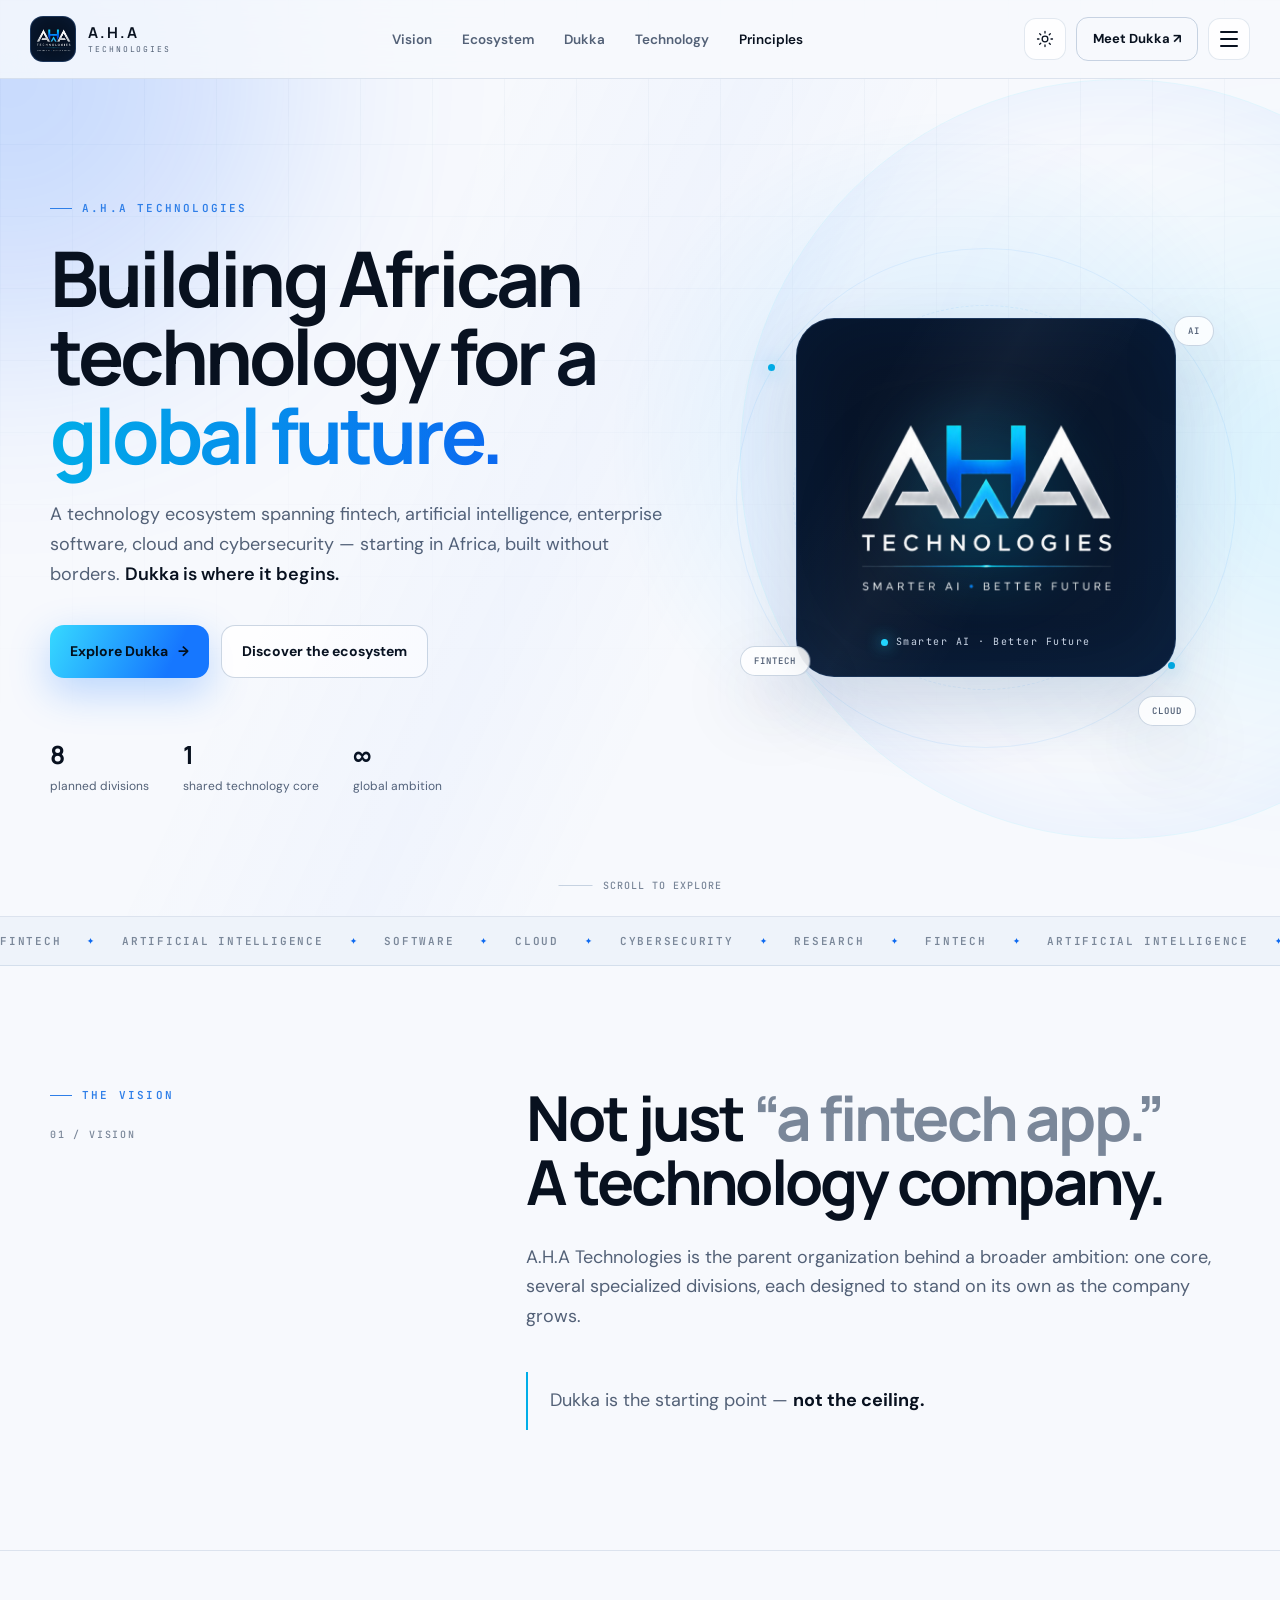
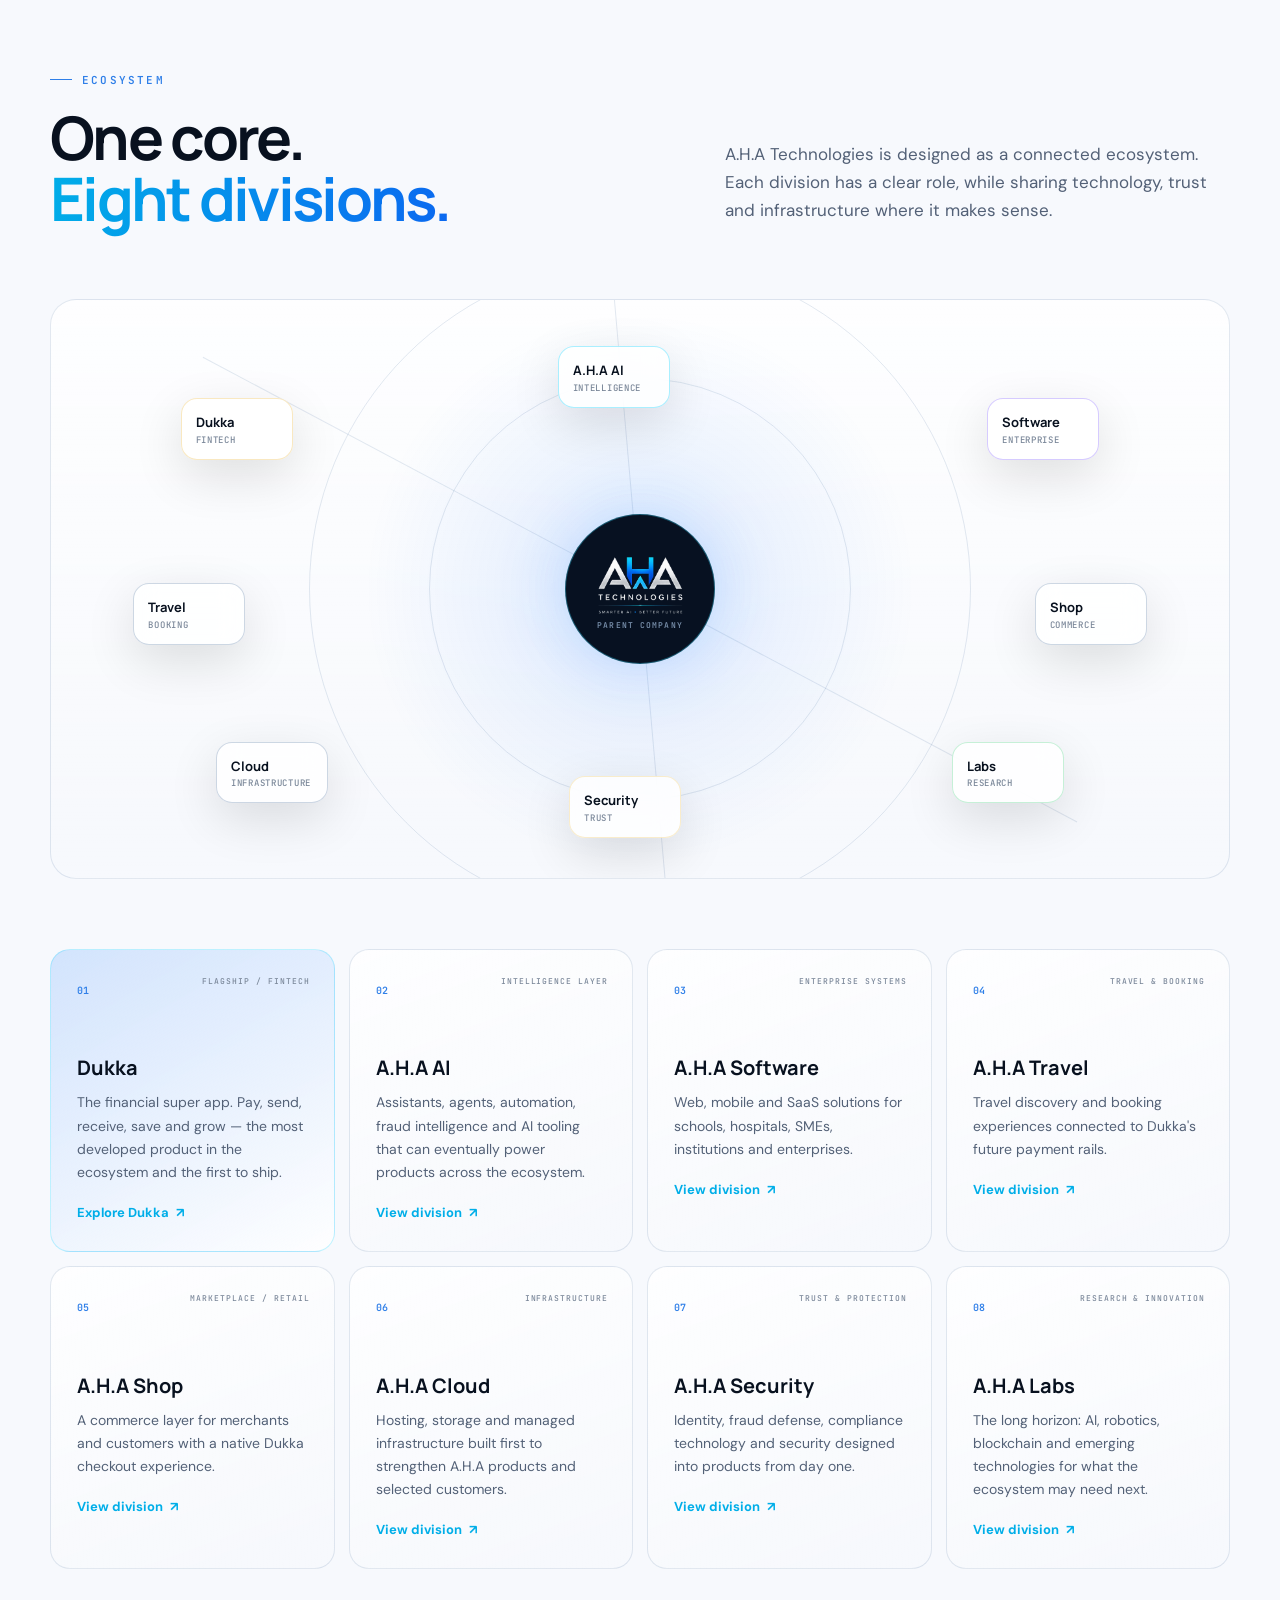
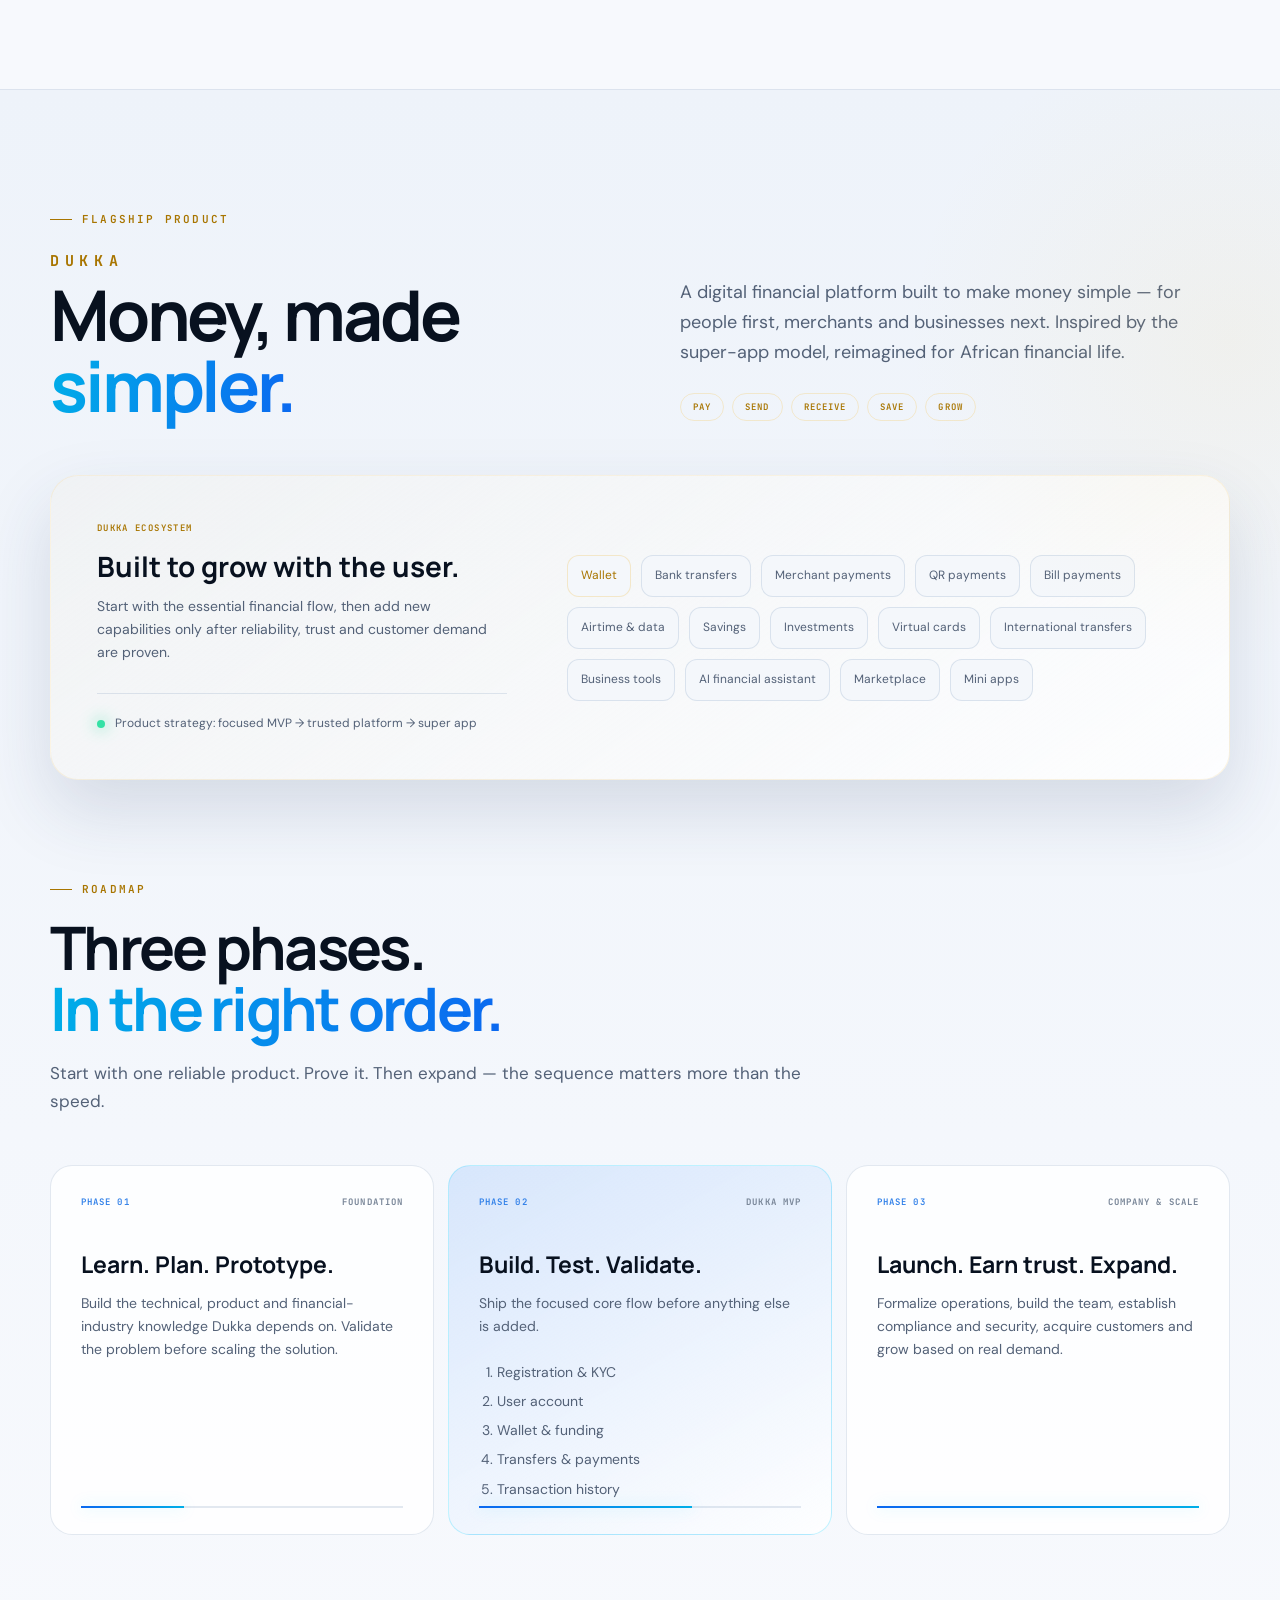
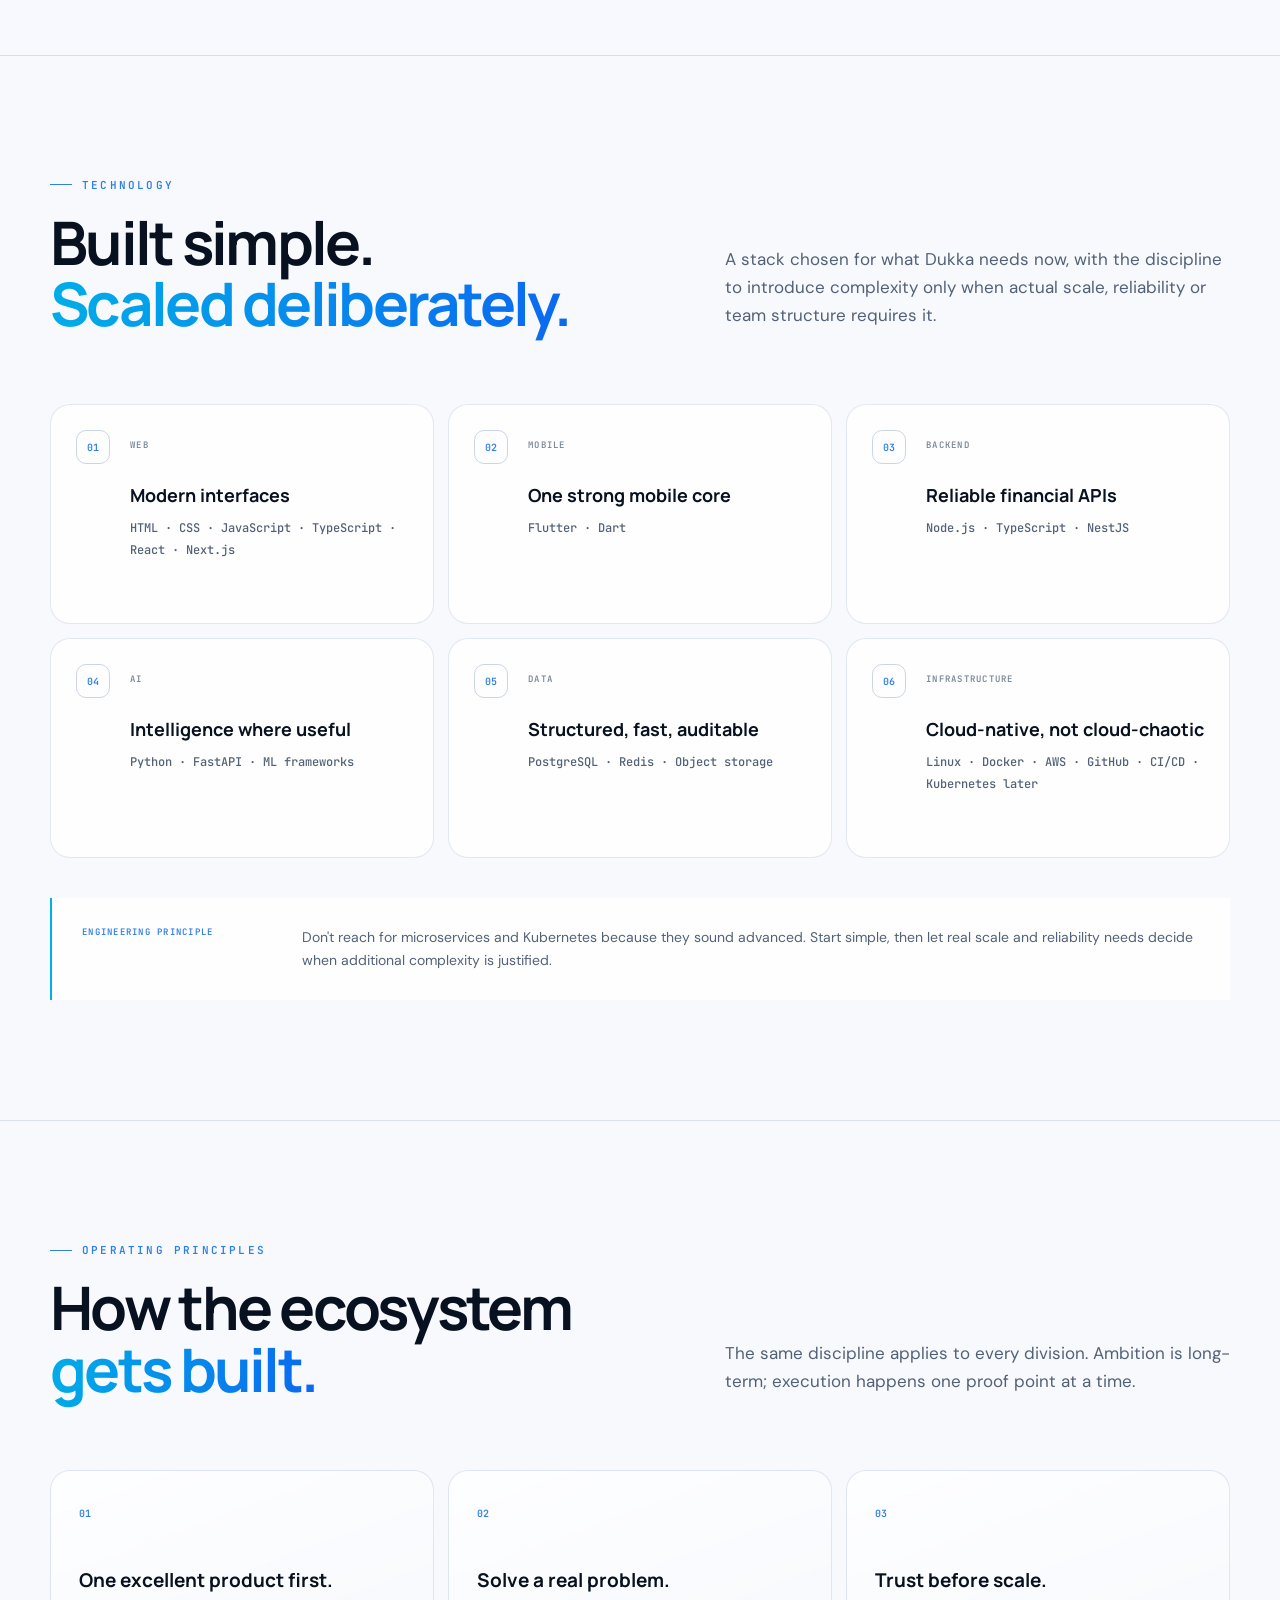
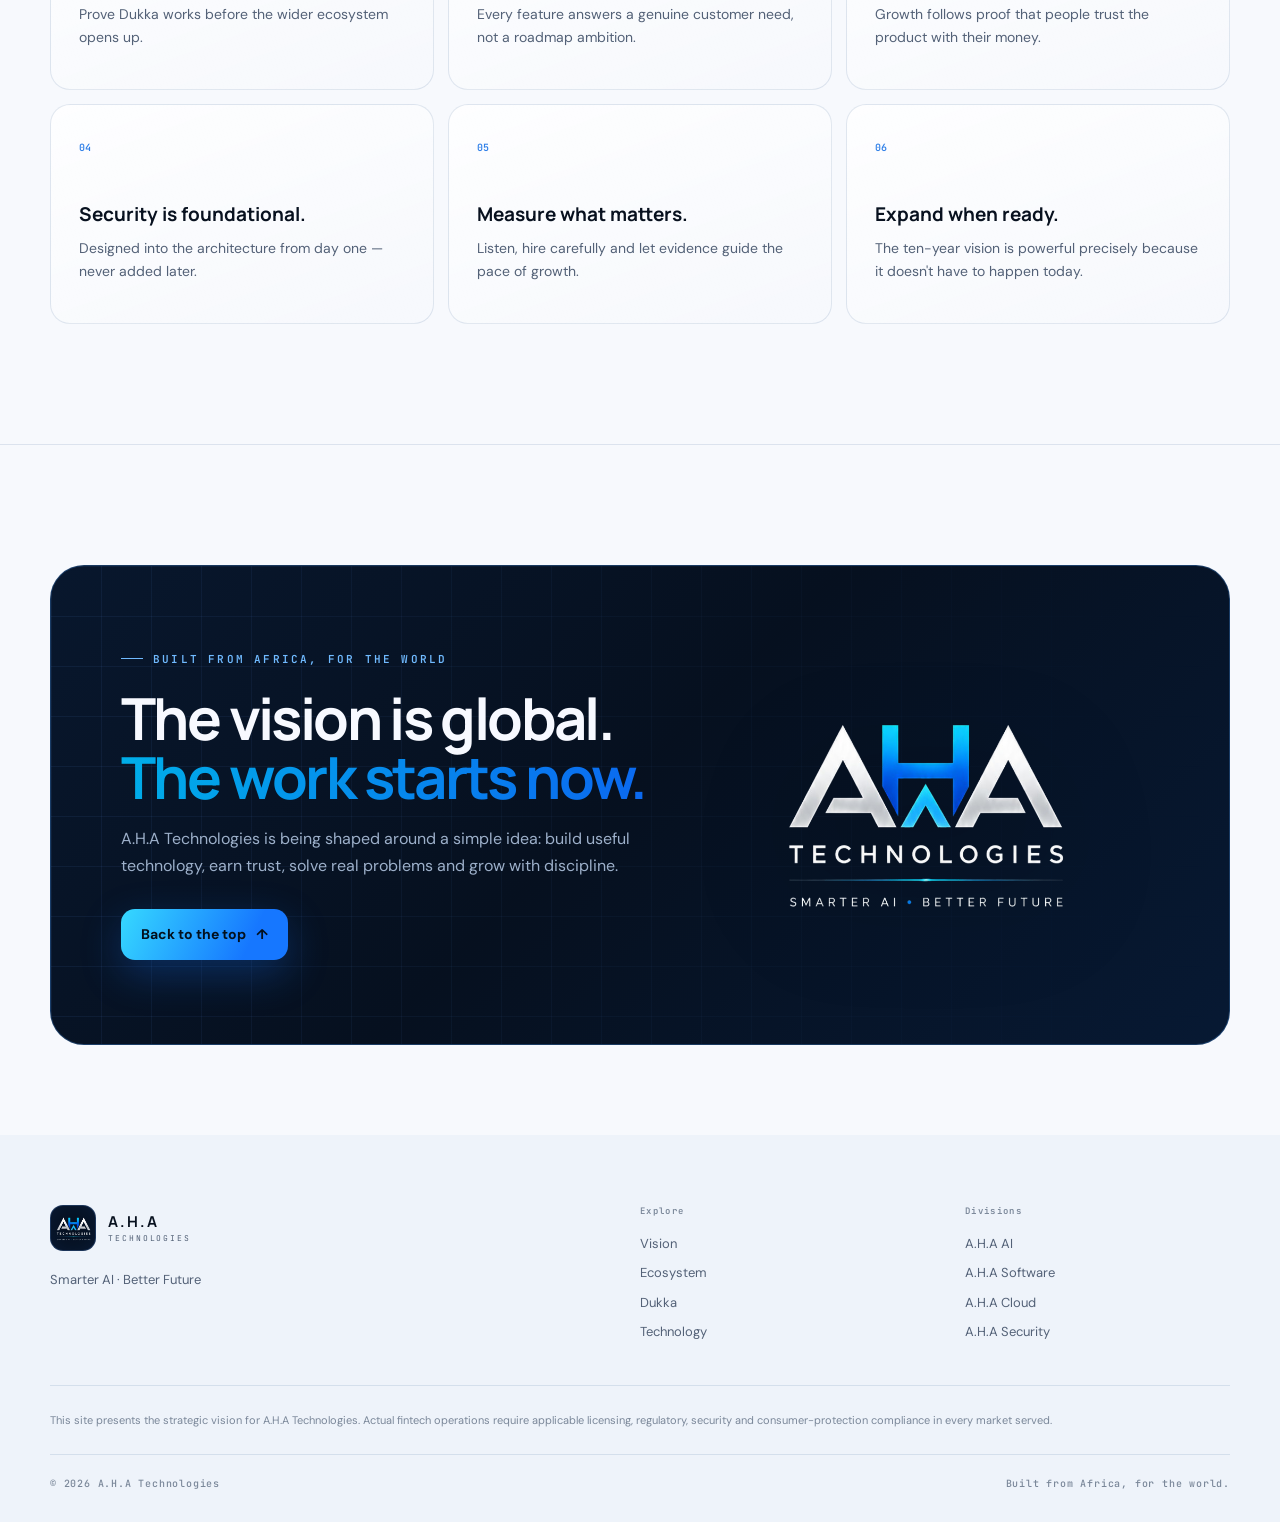
<file: index.html>
<!DOCTYPE html>
<html lang="en" data-theme="dark">
<head>
  <meta charset="UTF-8" />
  <meta name="viewport" content="width=device-width, initial-scale=1.0" />
  <meta name="theme-color" content="#050814" />
  <meta name="description" content="A.H.A Technologies — building African technology that competes globally. Fintech, AI, software, cloud, cybersecurity and research." />
  <title>A.H.A Technologies — Smarter AI. Better Future.</title>
  <link rel="preconnect" href="https://fonts.googleapis.com" />
  <link rel="preconnect" href="https://fonts.gstatic.com" crossorigin />
  <link href="https://fonts.googleapis.com/css2?family=DM+Sans:wght@400;500;600;700&family=Manrope:wght@400;500;600;700;800&family=JetBrains+Mono:wght@400;500;600&display=swap" rel="stylesheet" />
  <style>
:root{
  --bg:#050814;
  --bg-2:#080d1a;
  --panel:rgba(12,19,36,.78);
  --panel-solid:#0c1324;
  --panel-2:#101a30;
  --text:#f7f9ff;
  --muted:#9aa8c0;
  --muted-2:#65728b;
  --line:rgba(142,174,230,.14);
  --line-strong:rgba(142,174,230,.26);
  --blue:#1577ff;
  --cyan:#36d9ff;
  --blue-soft:#7fb5ff;
  --gold:#f1c96b;
  --shadow:0 30px 80px rgba(0,0,0,.34);
  --radius:26px;
  --header-bg:rgba(5,8,20,.72);
  --hero-card:linear-gradient(145deg,rgba(14,27,53,.90),rgba(5,10,24,.86));
}
html[data-theme="light"]{
  --bg:#f7f9fd;
  --bg-2:#eef3fa;
  --panel:rgba(255,255,255,.82);
  --panel-solid:#ffffff;
  --panel-2:#f4f7fb;
  --text:#08111f;
  --muted:#536177;
  --muted-2:#7a8799;
  --line:rgba(31,74,130,.12);
  --line-strong:rgba(31,74,130,.22);
  --blue:#0b68f0;
  --cyan:#00aee8;
  --blue-soft:#2f7fe8;
  --gold:#a87500;
  --shadow:0 30px 70px rgba(38,63,99,.15);
  --header-bg:rgba(247,249,253,.82);
  --hero-card:linear-gradient(145deg,#071326,#0b1c34);
}
*{box-sizing:border-box;margin:0;padding:0}
html{scroll-behavior:smooth}
body{font-family:'DM Sans',sans-serif;background:var(--bg);color:var(--text);line-height:1.65;overflow-x:hidden;transition:background .35s ease,color .35s ease}
a{color:inherit}button,input{font:inherit}.skip-link{position:fixed;left:16px;top:-80px;z-index:9999;background:var(--text);color:var(--bg);padding:10px 14px;border-radius:10px;text-decoration:none}.skip-link:focus{top:16px}.container{width:min(1180px,calc(100% - 48px));margin-inline:auto}.section-pad{padding:120px 0;position:relative}.grid-bg{position:fixed;inset:0;z-index:-5;background-image:linear-gradient(var(--line) 1px,transparent 1px),linear-gradient(90deg,var(--line) 1px,transparent 1px);background-size:72px 72px;opacity:.3;mask-image:linear-gradient(to bottom,black,transparent 88%)}.ambient{position:fixed;border-radius:999px;filter:blur(120px);opacity:.2;pointer-events:none;z-index:-4}.ambient-one{width:520px;height:520px;background:#075dff;left:-250px;top:-180px}.ambient-two{width:420px;height:420px;background:#00c6ff;right:-240px;top:260px;opacity:.12}.site-header{position:sticky;top:0;z-index:100;border-bottom:1px solid var(--line);background:var(--header-bg);backdrop-filter:blur(22px);-webkit-backdrop-filter:blur(22px)}.nav-shell{height:78px;width:min(1220px,calc(100% - 40px));margin:auto;display:flex;align-items:center;justify-content:space-between;gap:30px}.brand{display:flex;align-items:center;gap:12px;text-decoration:none;min-width:max-content}.brand-mark{width:46px;height:46px;border-radius:13px;display:grid;place-items:center;background:#07101f;border:1px solid rgba(91,160,255,.26);box-shadow:inset 0 0 25px rgba(20,118,255,.1)}.brand-mark img{width:39px;height:auto;display:block}.brand-copy{display:flex;flex-direction:column;line-height:1}.brand-copy strong{font-family:'Manrope',sans-serif;letter-spacing:.13em;font-size:15px}.brand-copy small{font-family:'JetBrains Mono',monospace;font-size:8px;letter-spacing:.24em;color:var(--muted);margin-top:5px}.nav-links{display:flex;gap:30px;list-style:none}.nav-links a{text-decoration:none;color:var(--muted);font-size:13.5px;font-weight:600;transition:.25s}.nav-links a:hover,.nav-links a.active{color:var(--text)}.nav-actions{display:flex;align-items:center;gap:10px}.nav-cta{padding:10px 16px;border:1px solid var(--line-strong);border-radius:12px;text-decoration:none;font-size:13px;font-weight:700;transition:.25s}.nav-cta:hover{border-color:rgba(54,217,255,.55);background:rgba(54,217,255,.06);transform:translateY(-1px)}.theme-toggle{width:42px;height:42px;border:1px solid var(--line);border-radius:12px;background:var(--panel);display:grid;place-items:center;color:var(--text);cursor:pointer}.theme-toggle svg{width:18px;height:18px;fill:none;stroke:currentColor;stroke-width:1.7;stroke-linecap:round;stroke-linejoin:round}.theme-toggle .sun-icon{display:none}html[data-theme="light"] .theme-toggle .moon-icon{display:none}html[data-theme="light"] .theme-toggle .sun-icon{display:block}.hamburger{display:none;width:42px;height:42px;border:1px solid var(--line);border-radius:12px;background:var(--panel);padding:11px;cursor:pointer}.hamburger span{height:2px;background:var(--text);display:block;border-radius:4px;transition:.25s}.hamburger span+span{margin-top:5px}.hamburger[aria-expanded="true"] span:nth-child(1){transform:translateY(7px) rotate(45deg)}.hamburger[aria-expanded="true"] span:nth-child(2){opacity:0}.hamburger[aria-expanded="true"] span:nth-child(3){transform:translateY(-7px) rotate(-45deg)}
.hero{min-height:calc(100svh - 78px);display:flex;align-items:center;border-bottom:1px solid var(--line);overflow:hidden}.hero::before{content:"";position:absolute;inset:0;background:radial-gradient(circle at 74% 44%,rgba(0,156,255,.14),transparent 32%),linear-gradient(115deg,transparent 30%,rgba(31,104,255,.03) 45%,transparent 57%);pointer-events:none}.hero-glow{position:absolute;width:760px;height:760px;border:1px solid rgba(54,217,255,.1);border-radius:50%;right:-220px;top:0;box-shadow:0 0 100px rgba(21,119,255,.08) inset}.hero-grid{display:grid;grid-template-columns:1.12fr .88fr;gap:70px;align-items:center}.eyebrow{font-family:'JetBrains Mono',monospace;text-transform:uppercase;letter-spacing:.2em;font-size:11px;color:var(--blue-soft);font-weight:600;display:flex;align-items:center;gap:10px}.eyebrow span{display:inline-block;width:22px;height:1px;background:currentColor}.eyebrow.gold{color:var(--gold)}.hero h1,.section-heading h2,.vision h2,.dukka-intro h2,.roadmap-head h2,.closing h2{font-family:'Manrope',sans-serif;font-weight:700;letter-spacing:-.045em;line-height:1.02}.hero h1{font-size:clamp(48px,6vw,78px);max-width:760px;margin:22px 0 26px}.hero h1 em,.section-heading h2 em,.dukka-intro h2 em,.roadmap-head h2 em,.closing h2 em{font-style:normal;background:linear-gradient(100deg,var(--cyan),var(--blue));-webkit-background-clip:text;background-clip:text;color:transparent}.hero-lede{font-size:18px;color:var(--muted);max-width:650px}.hero-lede strong{color:var(--text);font-weight:600}.hero-actions{display:flex;gap:12px;flex-wrap:wrap;margin-top:36px}.btn{display:inline-flex;align-items:center;justify-content:center;gap:10px;padding:14px 20px;border-radius:14px;text-decoration:none;font-size:14px;font-weight:700;transition:.25s}.btn-primary{color:#03101d;background:linear-gradient(115deg,#36d9ff,#1677ff 76%);box-shadow:0 14px 40px rgba(21,119,255,.28)}.btn-primary:hover{transform:translateY(-2px);box-shadow:0 18px 48px rgba(21,119,255,.36)}.btn-secondary{border:1px solid var(--line-strong);background:var(--panel);color:var(--text)}.btn-secondary:hover{border-color:rgba(54,217,255,.48);transform:translateY(-2px)}.hero-trust{margin-top:56px;display:flex;gap:34px;flex-wrap:wrap}.hero-trust div{display:flex;flex-direction:column}.hero-trust strong{font-family:'Manrope',sans-serif;font-size:25px}.hero-trust span{font-size:12px;color:var(--muted);margin-top:1px}.hero-visual{height:540px;position:relative;display:grid;place-items:center}.visual-ring{position:absolute;border-radius:50%;border:1px solid rgba(89,174,255,.12)}.ring-one{width:500px;height:500px;animation:spin 28s linear infinite}.ring-one::before,.ring-one::after{content:"";position:absolute;width:7px;height:7px;background:var(--cyan);border-radius:50%;box-shadow:0 0 22px var(--cyan)}.ring-one::before{left:31px;top:115px}.ring-one::after{right:60px;bottom:78px}.ring-two{width:385px;height:385px;border-style:dashed;animation:spinReverse 22s linear infinite}.hero-logo-card{width:min(380px,82%);aspect-ratio:1.06;border-radius:38px;background:var(--hero-card);border:1px solid rgba(95,164,255,.22);display:flex;flex-direction:column;align-items:center;justify-content:center;position:relative;box-shadow:var(--shadow),inset 0 0 80px rgba(20,117,255,.07);overflow:hidden}.hero-logo-card::before{content:"";position:absolute;inset:0;background:linear-gradient(120deg,transparent 20%,rgba(255,255,255,.04),transparent 60%)}.hero-logo-card img{width:77%;position:relative;z-index:2;filter:drop-shadow(0 20px 35px rgba(0,0,0,.25))}.logo-halo{position:absolute;width:250px;height:250px;background:radial-gradient(circle,rgba(0,198,255,.24),transparent 65%);filter:blur(20px)}.logo-caption{position:absolute;bottom:25px;font-family:'JetBrains Mono',monospace;color:#cbd6e7;font-size:10px;letter-spacing:.15em;display:flex;align-items:center;gap:8px}.live-dot{width:7px;height:7px;background:#23d5ff;border-radius:50%;box-shadow:0 0 15px #23d5ff}.floating-chip{position:absolute;background:var(--panel);border:1px solid var(--line-strong);backdrop-filter:blur(12px);border-radius:999px;padding:8px 13px;font:600 9px 'JetBrains Mono';letter-spacing:.12em;color:var(--muted);box-shadow:var(--shadow)}.chip-ai{top:88px;right:16px}.chip-fintech{bottom:92px;left:-2px}.chip-cloud{bottom:42px;right:34px}.scroll-cue{position:absolute;bottom:24px;left:50%;transform:translateX(-50%);display:flex;gap:10px;align-items:center;font:500 10px 'JetBrains Mono';letter-spacing:.1em;color:var(--muted-2);text-transform:uppercase}.scroll-cue span{width:34px;height:1px;background:var(--line-strong)}@keyframes spin{to{transform:rotate(360deg)}}@keyframes spinReverse{to{transform:rotate(-360deg)}}
.marquee-wrap{overflow:hidden;border-bottom:1px solid var(--line);background:var(--bg-2);padding:17px 0}.marquee-track{display:flex;width:max-content;align-items:center;gap:26px;animation:marquee 32s linear infinite;font:600 11px 'JetBrains Mono';letter-spacing:.16em;color:var(--muted-2)}.marquee-track i{font-style:normal;color:var(--blue);font-size:8px}@keyframes marquee{to{transform:translateX(-50%)}}
.vision{border-bottom:1px solid var(--line)}.vision-grid{display:grid;grid-template-columns:.72fr 1.28fr;gap:80px}.section-index{margin-top:24px;font:500 10px 'JetBrains Mono';letter-spacing:.18em;color:var(--muted-2)}.vision h2{font-size:clamp(40px,5vw,62px);margin-bottom:30px}.vision h2 span{color:var(--muted-2)}.vision-copy>p{font-size:18px;color:var(--muted);max-width:710px}.vision-quote{margin-top:40px;border-left:2px solid var(--cyan);padding:14px 0 14px 22px;font-size:18px;color:var(--muted)}.vision-quote strong{color:var(--text)}
.ecosystem{border-bottom:1px solid var(--line);overflow:hidden}.section-heading{display:grid;grid-template-columns:1fr .85fr;align-items:end;gap:80px;margin-bottom:70px}.section-heading h2{font-size:clamp(40px,5vw,60px);margin-top:18px}.section-heading>p{color:var(--muted);font-size:17px;padding-bottom:5px}.orbit-shell{height:580px;position:relative;display:grid;place-items:center;margin-bottom:70px;border:1px solid var(--line);border-radius:var(--radius);background:radial-gradient(circle at center,rgba(22,113,255,.13),transparent 42%),linear-gradient(180deg,var(--panel),transparent);overflow:hidden}.orbit-shell::before,.orbit-shell::after{content:"";position:absolute;border:1px solid var(--line);border-radius:50%}.orbit-shell::before{width:420px;height:420px}.orbit-shell::after{width:660px;height:660px}.orbit-lines{position:absolute;width:84%;height:1px;background:var(--line);box-shadow:0 0 0 transparent;transform:rotate(28deg)}.orbit-lines::before{content:"";position:absolute;width:100%;height:1px;background:var(--line);transform:rotate(57deg)}.orbit-core{width:150px;height:150px;border-radius:50%;display:flex;flex-direction:column;align-items:center;justify-content:center;background:#071121;border:1px solid rgba(54,217,255,.35);box-shadow:0 0 70px rgba(21,119,255,.22);z-index:2}.orbit-core img{width:98px}.orbit-core span{font:600 8px 'JetBrains Mono';letter-spacing:.14em;color:#7990ac;margin-top:4px}.orbit-node{position:absolute;z-index:2;min-width:112px;padding:13px 14px;border:1px solid var(--line-strong);background:var(--panel);backdrop-filter:blur(12px);border-radius:16px;display:flex;flex-direction:column;box-shadow:0 16px 50px rgba(0,0,0,.12)}.orbit-node b{font-family:'Manrope';font-size:13px}.orbit-node small{font:500 9px 'JetBrains Mono';color:var(--muted-2);text-transform:uppercase;letter-spacing:.08em}.node-1{left:11%;top:17%;border-color:rgba(241,201,107,.42)}.node-2{left:43%;top:8%;border-color:rgba(54,217,255,.42)}.node-3{right:11%;top:17%;border-color:rgba(157,132,255,.42)}.node-4{left:7%;top:49%}.node-5{right:7%;top:49%}.node-6{left:14%;bottom:13%}.node-7{left:44%;bottom:7%;border-color:rgba(241,201,107,.34)}.node-8{right:14%;bottom:13%;border-color:rgba(98,214,144,.36)}.eco-grid{display:grid;grid-template-columns:repeat(4,1fr);gap:14px}.eco-card{min-height:270px;padding:26px;border:1px solid var(--line);border-radius:20px;background:linear-gradient(160deg,var(--panel),transparent);position:relative;transition:.28s}.eco-card:hover{transform:translateY(-5px);border-color:rgba(83,166,255,.34);box-shadow:var(--shadow)}.eco-card.featured{background:linear-gradient(150deg,rgba(21,119,255,.16),var(--panel));border-color:rgba(54,217,255,.3)}.card-no{font:600 10px 'JetBrains Mono';color:var(--blue-soft)}.card-tag{position:absolute;right:24px;top:26px;font:500 8px 'JetBrains Mono';letter-spacing:.12em;color:var(--muted-2)}.eco-card h3{font:700 20px 'Manrope';margin:52px 0 10px}.eco-card p{font-size:14px;color:var(--muted)}.eco-card a{display:inline-block;margin-top:18px;color:var(--cyan);font-size:13px;font-weight:700;text-decoration:none}
.dukka-section{overflow:hidden;border-bottom:1px solid var(--line);background:linear-gradient(180deg,var(--bg-2),var(--bg))}.dukka-orb{position:absolute;width:700px;height:700px;background:radial-gradient(circle,rgba(241,201,107,.09),transparent 65%);right:-300px;top:-100px}.dukka-intro{display:grid;grid-template-columns:1fr 1fr;gap:80px;align-items:end;margin-bottom:54px}.dukka-wordmark{font:700 15px 'JetBrains Mono';letter-spacing:.38em;color:var(--gold);margin-top:22px}.dukka-intro h2{font-size:clamp(48px,6vw,70px);margin-top:8px}.dukka-description p{font-size:18px;color:var(--muted)}.dukka-pillars{display:flex;flex-wrap:wrap;gap:8px;margin-top:26px}.dukka-pillars span{border:1px solid rgba(241,201,107,.32);color:var(--gold);padding:7px 12px;border-radius:999px;font:600 9px 'JetBrains Mono';letter-spacing:.12em}.dukka-dashboard{display:grid;grid-template-columns:.8fr 1.2fr;gap:60px;padding:46px;border:1px solid rgba(241,201,107,.18);border-radius:28px;background:linear-gradient(145deg,rgba(241,201,107,.045),var(--panel));box-shadow:var(--shadow);margin-bottom:100px}.mini-label{font:600 9px 'JetBrains Mono';letter-spacing:.15em;color:var(--gold)}.dash-side h3{font:700 28px 'Manrope';margin:13px 0 10px}.dash-side p{font-size:14px;color:var(--muted)}.status-row{margin-top:28px;padding-top:20px;border-top:1px solid var(--line);display:flex;gap:10px;color:var(--muted);font-size:12px}.status-dot{width:8px;height:8px;border-radius:50%;background:#34e1a5;box-shadow:0 0 16px #34e1a5;margin-top:6px}.feature-cloud{display:flex;flex-wrap:wrap;gap:10px;align-content:center}.feature-cloud span{padding:10px 13px;border-radius:12px;background:var(--panel-2);border:1px solid var(--line);font-size:12px;color:var(--muted)}.feature-cloud span.hot{border-color:rgba(241,201,107,.35);color:var(--gold)}.roadmap-head{max-width:760px;margin-bottom:50px}.roadmap-head h2{font-size:clamp(42px,5vw,60px);margin:18px 0 20px}.roadmap-head p{color:var(--muted);font-size:17px}.roadmap{display:grid;grid-template-columns:repeat(3,1fr);gap:14px}.phase-card{padding:30px;border:1px solid var(--line);border-radius:22px;background:var(--panel);position:relative;overflow:hidden;min-height:360px}.phase-card.active{border-color:rgba(54,217,255,.3);background:linear-gradient(150deg,rgba(21,119,255,.13),var(--panel))}.phase-top{display:flex;justify-content:space-between;gap:12px;font:600 9px 'JetBrains Mono';letter-spacing:.12em}.phase-top span{color:var(--blue-soft)}.phase-top b{color:var(--muted-2)}.phase-card h3{font:700 23px 'Manrope';margin:40px 0 12px}.phase-card p,.phase-card li{color:var(--muted);font-size:14px}.phase-card ol{margin:20px 0 0 18px}.phase-card li{padding:3px 0}.phase-line{position:absolute;left:30px;right:30px;bottom:26px;height:2px;background:var(--line)}.phase-line i{display:block;width:32%;height:100%;background:linear-gradient(90deg,var(--blue),var(--cyan));box-shadow:0 0 14px rgba(54,217,255,.35)}.phase-card:nth-child(2) .phase-line i{width:66%}.phase-card:nth-child(3) .phase-line i{width:100%}
.technology{border-bottom:1px solid var(--line)}.tech-grid{display:grid;grid-template-columns:repeat(3,1fr);gap:14px}.tech-card{min-height:220px;padding:25px;border:1px solid var(--line);border-radius:20px;background:var(--panel);display:flex;gap:20px;transition:.28s}.tech-card:hover{transform:translateY(-4px);border-color:rgba(54,217,255,.28)}.tech-icon{font:600 10px 'JetBrains Mono';color:var(--blue-soft);width:34px;height:34px;border:1px solid var(--line-strong);border-radius:10px;display:grid;place-items:center;flex:none}.tech-card small{font:600 9px 'JetBrains Mono';letter-spacing:.14em;color:var(--muted-2)}.tech-card h3{font:700 18px 'Manrope';margin:26px 0 10px}.tech-card p{font:500 12px 'JetBrains Mono';color:var(--muted);line-height:1.9}.principle-note{margin-top:40px;padding:28px 30px;border-left:2px solid var(--cyan);background:var(--panel);display:grid;grid-template-columns:190px 1fr;gap:30px}.principle-note span{font:600 9px 'JetBrains Mono';letter-spacing:.14em;color:var(--blue-soft)}.principle-note p{font-size:14px;color:var(--muted)}
.principles{border-bottom:1px solid var(--line)}.principles-grid{display:grid;grid-template-columns:repeat(3,1fr);gap:14px}.principle-card{padding:28px;min-height:220px;border:1px solid var(--line);border-radius:20px;background:linear-gradient(160deg,var(--panel),transparent)}.principle-card>span{font:600 10px 'JetBrains Mono';color:var(--blue-soft)}.principle-card h3{font:700 19px 'Manrope';margin:42px 0 10px}.principle-card p{color:var(--muted);font-size:14px}
.closing{padding-bottom:90px}.closing-card{min-height:480px;border:1px solid rgba(76,163,255,.28);border-radius:34px;background:linear-gradient(135deg,#08172d,#06101f 48%,#071933);position:relative;overflow:hidden;display:grid;grid-template-columns:1.1fr .9fr;align-items:center;padding:70px}.closing-grid{position:absolute;inset:0;background-image:linear-gradient(rgba(102,162,255,.08) 1px,transparent 1px),linear-gradient(90deg,rgba(102,162,255,.08) 1px,transparent 1px);background-size:50px 50px;mask-image:linear-gradient(90deg,black,transparent)}.closing-copy{position:relative;z-index:2;color:#f7f9ff}.closing-copy .eyebrow{color:#70baff}.closing h2{font-size:clamp(40px,5vw,58px);margin:20px 0}.closing-copy>p{color:#9db0ca;max-width:620px;margin-bottom:30px}.closing-logo{position:relative;z-index:2;display:grid;place-items:center}.closing-logo img{width:min(320px,90%);filter:drop-shadow(0 30px 50px rgba(0,0,0,.3))}
.site-footer{padding:70px 0 32px;background:var(--bg-2)}.footer-grid{display:grid;grid-template-columns:2fr 1fr 1fr;gap:60px;padding-bottom:42px}.footer-main p{color:var(--muted);font-size:13px;margin-top:18px}.footer-col{display:flex;flex-direction:column;gap:8px}.footer-col h4{font:600 9px 'JetBrains Mono';letter-spacing:.15em;color:var(--muted-2);margin-bottom:8px}.footer-col a{text-decoration:none;color:var(--muted);font-size:13px}.footer-col a:hover{color:var(--text)}.footer-note{padding:25px 0;border-top:1px solid var(--line);color:var(--muted-2);font-size:11px;max-width:1180px}.footer-bottom{padding-top:22px;border-top:1px solid var(--line);display:flex;justify-content:space-between;gap:20px;flex-wrap:wrap;color:var(--muted-2);font:500 10px 'JetBrains Mono';letter-spacing:.08em}.reveal{opacity:0;transform:translateY(24px);transition:opacity .75s ease,transform .75s cubic-bezier(.22,1,.36,1)}.reveal.in-view{opacity:1;transform:none}.delay-1{transition-delay:.08s}.delay-2{transition-delay:.16s}
@media (prefers-reduced-motion:reduce){*{scroll-behavior:auto!important;animation:none!important;transition-duration:.01ms!important}.reveal{opacity:1;transform:none}}
@media (max-width:1050px){.nav-links{gap:18px}.nav-cta{display:none}.hero-grid{grid-template-columns:1fr 1fr;gap:30px}.hero-visual{height:480px}.eco-grid{grid-template-columns:repeat(2,1fr)}.tech-grid,.principles-grid{grid-template-columns:repeat(2,1fr)}}
@media (max-width:820px){.section-pad{padding:90px 0}.container{width:min(100% - 32px,1180px)}.nav-shell{width:calc(100% - 24px);height:70px}.brand-copy{display:none}.hamburger{display:block}.nav-links{position:absolute;left:12px;right:12px;top:78px;display:flex;flex-direction:column;gap:0;background:var(--panel-solid);border:1px solid var(--line);border-radius:18px;padding:9px;box-shadow:var(--shadow);opacity:0;visibility:hidden;transform:translateY(-8px);transition:.25s}.nav-links.open{opacity:1;visibility:visible;transform:none}.nav-links li{width:100%}.nav-links a{display:block;padding:13px 14px;border-radius:10px}.nav-links a:hover{background:var(--panel-2)}.hero{min-height:auto;padding-top:90px}.hero-grid{grid-template-columns:1fr}.hero h1{font-size:clamp(44px,12vw,64px)}.hero-visual{height:460px;order:-1}.hero-logo-card{width:320px}.hero-trust{margin-top:40px}.scroll-cue{display:none}.vision-grid,.section-heading,.dukka-intro,.dukka-dashboard,.closing-card{grid-template-columns:1fr;gap:34px}.orbit-shell{height:520px}.orbit-shell::after{width:560px;height:560px}.node-1{left:4%}.node-3{right:4%}.node-4{left:2%}.node-5{right:2%}.node-6{left:6%}.node-8{right:6%}.roadmap{grid-template-columns:1fr}.phase-card{min-height:300px}.closing-card{padding:52px 36px}.closing-logo img{width:230px}.footer-grid{grid-template-columns:1.5fr 1fr 1fr}.principle-note{grid-template-columns:1fr;gap:10px}}
@media (max-width:590px){.section-pad{padding:72px 0}.hero{padding-top:68px}.hero-copy{text-align:left}.hero-visual{height:340px}.ring-one{width:350px;height:350px}.ring-two{width:275px;height:275px}.hero-logo-card{width:245px;border-radius:28px}.logo-caption{font-size:8px;bottom:18px}.floating-chip{display:none}.hero h1{font-size:43px}.hero-lede,.vision-copy>p,.dukka-description p,.section-heading>p{font-size:16px}.hero-actions .btn{width:100%}.hero-trust{gap:20px}.hero-trust div{min-width:28%}.section-heading h2,.vision h2,.dukka-intro h2,.roadmap-head h2,.closing h2{font-size:39px}.vision-grid{gap:38px}.orbit-shell{height:460px;border-radius:22px}.orbit-shell::before{width:300px;height:300px}.orbit-shell::after{width:460px;height:460px}.orbit-core{width:110px;height:110px}.orbit-core img{width:78px}.orbit-node{min-width:90px;padding:9px 10px}.orbit-node b{font-size:10px}.orbit-node small{font-size:7px}.node-1{left:3%;top:18%}.node-2{left:40%;top:6%}.node-3{right:3%;top:18%}.node-4{left:1%;top:48%}.node-5{right:1%;top:48%}.node-6{left:6%;bottom:12%}.node-7{left:40%;bottom:6%}.node-8{right:6%;bottom:12%}.eco-grid,.tech-grid,.principles-grid{grid-template-columns:1fr}.eco-card{min-height:230px}.dukka-dashboard{padding:28px}.roadmap-head{margin-bottom:32px}.principle-note{padding:24px}.closing-card{padding:40px 24px;min-height:0}.closing-logo{display:none}.footer-grid{grid-template-columns:1fr 1fr;gap:36px}.footer-main{grid-column:1/-1}.footer-bottom{flex-direction:column}.brand-copy{display:flex}.site-header .brand-copy{display:none}}


/* ===== DIVISION HAMBURGER / DRAWER ===== */
.hamburger{display:block;position:relative;z-index:302}
.menu-overlay{position:fixed;inset:0;background:rgba(1,5,13,.58);backdrop-filter:blur(5px);-webkit-backdrop-filter:blur(5px);z-index:250;opacity:0;visibility:hidden;transition:opacity .28s ease,visibility .28s ease}
.menu-overlay.open{opacity:1;visibility:visible}
.division-drawer{position:fixed;top:0;right:0;z-index:300;width:min(470px,100%);height:100vh;max-height:100%;padding:26px;background:var(--panel-solid);background:color-mix(in srgb,var(--panel-solid) 94%,transparent);border-left:1px solid var(--line-strong);box-shadow:-30px 0 80px rgba(0,0,0,.32);transform:translateX(105%);visibility:hidden;transition:transform .36s cubic-bezier(.22,1,.36,1),visibility .36s;overflow:auto}
.division-drawer.open{transform:translateX(0);visibility:visible}
body.menu-open{overflow:hidden}
.drawer-head{display:flex;align-items:flex-start;justify-content:space-between;gap:22px;padding:10px 4px 24px;border-bottom:1px solid var(--line)}
.drawer-kicker{font:600 9px 'JetBrains Mono';letter-spacing:.18em;color:var(--blue-soft)}
.drawer-head h2{font:700 31px/1.05 'Manrope';letter-spacing:-.04em;margin-top:10px}.drawer-head h2 em{font-style:normal;color:var(--cyan)}
.drawer-close{width:44px;height:44px;flex:none;border:1px solid var(--line);border-radius:14px;background:var(--panel);color:var(--text);font-size:27px;line-height:1;cursor:pointer;transition:.2s}.drawer-close:hover{border-color:var(--cyan);transform:rotate(4deg)}
.division-list{display:grid;margin-top:14px}
.division-list a{display:grid;grid-template-columns:38px 1fr auto;align-items:center;gap:13px;padding:17px 10px;border-bottom:1px solid var(--line);text-decoration:none;border-radius:13px;transition:background .2s,transform .2s,border-color .2s}
.division-list a:hover{background:var(--panel-2);transform:translateX(-3px);border-color:var(--line-strong)}
.division-list a>span{font:600 10px 'JetBrains Mono';color:var(--blue-soft)}
.division-list a div{display:flex;flex-direction:column;min-width:0}.division-list strong{font:700 16px 'Manrope';color:var(--text)}.division-list small{font-size:11px;color:var(--muted);margin-top:2px}.division-list a>b{color:var(--cyan);font-weight:500}
.drawer-footer{display:flex;gap:8px;flex-wrap:wrap;padding-top:22px}.drawer-footer a{padding:9px 11px;border:1px solid var(--line);border-radius:10px;text-decoration:none;font-size:11px;color:var(--muted)}.drawer-footer a:hover{color:var(--text);border-color:var(--line-strong)}
.orbit-node{text-decoration:none;color:inherit;cursor:pointer}.orbit-node:hover{border-color:rgba(54,217,255,.6)!important;box-shadow:0 8px 30px rgba(21,119,255,.15);transform:translateY(-2px)}
.division-link{display:inline-flex!important;align-items:center;gap:7px;margin-top:18px;color:var(--cyan)!important;font-size:13px!important;font-weight:700!important;text-decoration:none!important}.division-link:hover{gap:11px}

/* ===== DIVISION DETAIL PAGES ===== */
.division-page{min-height:100vh}.division-hero{padding:110px 0 70px;border-bottom:1px solid var(--line);position:relative;overflow:hidden}.division-hero::after{content:"";position:absolute;width:560px;height:560px;border:1px solid rgba(54,217,255,.10);border-radius:50%;right:-180px;top:-220px;box-shadow:0 0 100px rgba(21,119,255,.06) inset;pointer-events:none}.division-hero-grid{display:grid;grid-template-columns:1.2fr .8fr;gap:70px;align-items:end}.division-no{font:600 10px 'JetBrains Mono';letter-spacing:.16em;color:var(--blue-soft);margin-bottom:20px}.division-hero h1{font:700 clamp(52px,7vw,88px)/.98 'Manrope';letter-spacing:-.055em;margin:16px 0 24px}.division-hero h1 em{font-style:normal;background:linear-gradient(100deg,var(--cyan),var(--blue));-webkit-background-clip:text;background-clip:text;color:transparent}.division-lede{font-size:19px;color:var(--muted);max-width:720px}.division-role-card{border:1px solid var(--line);border-radius:24px;padding:28px;background:var(--panel);box-shadow:var(--shadow)}.division-role-card small{font:600 9px 'JetBrains Mono';letter-spacing:.14em;color:var(--muted-2)}.division-role-card h2{font:700 22px 'Manrope';margin:14px 0 10px}.division-role-card p{color:var(--muted);font-size:14px}.division-body{padding:85px 0 110px}.division-content-grid{display:grid;grid-template-columns:.72fr 1.28fr;gap:80px}.division-side-label{font:600 10px 'JetBrains Mono';letter-spacing:.16em;color:var(--blue-soft)}.division-copy h2{font:700 clamp(34px,4vw,52px)/1.05 'Manrope';letter-spacing:-.04em;margin-bottom:20px}.division-copy>p{font-size:17px;color:var(--muted);max-width:780px}.division-facts{display:grid;grid-template-columns:repeat(2,1fr);gap:14px;margin-top:34px}.division-fact{padding:22px;border:1px solid var(--line);border-radius:18px;background:var(--panel)}.division-fact strong{display:block;font:700 15px 'Manrope';margin-bottom:7px}.division-fact span{font-size:13px;color:var(--muted)}.division-back{margin-top:45px}.division-back .btn{border:1px solid var(--line-strong);background:var(--panel)}
@media(max-width:820px){.nav-links{display:none!important}.division-drawer{width:min(100%,440px)}.division-hero{padding-top:85px}.division-hero-grid,.division-content-grid{grid-template-columns:1fr;gap:36px}.division-facts{grid-template-columns:1fr}.division-role-card{max-width:560px}}
@media(max-width:520px){.division-drawer{padding:18px}.drawer-head h2{font-size:27px}.division-list a{padding:14px 8px}.division-hero h1{font-size:48px}.division-lede{font-size:17px}}

.hamburger:focus-visible,.drawer-close:focus-visible,.division-list a:focus-visible{outline:2px solid var(--cyan);outline-offset:3px}

</style>
</head>
<body>
  <a class="skip-link" href="#main">Skip to content</a>

  <div class="ambient ambient-one" aria-hidden="true"></div>
  <div class="ambient ambient-two" aria-hidden="true"></div>
  <div class="grid-bg" aria-hidden="true"></div>

  <header class="site-header" id="top">
    <nav class="nav-shell" aria-label="Primary navigation">
      <a class="brand" href="#top" aria-label="A.H.A Technologies home">
        <span class="brand-mark"><img src="assets/aha-logo.png" alt="" /></span>
        <span class="brand-copy"><strong>A.H.A</strong><small>TECHNOLOGIES</small></span>
      </a>

      <ul class="nav-links" id="nav-menu">
        <li><a href="#vision">Vision</a></li>
        <li><a href="#ecosystem">Ecosystem</a></li>
        <li><a href="#dukka">Dukka</a></li>
        <li><a href="#technology">Technology</a></li>
        <li><a href="#principles">Principles</a></li>
      </ul>

      <div class="nav-actions">
        <button class="theme-toggle" id="themeToggle" type="button" aria-label="Switch to light mode" title="Change theme">
          <svg class="moon-icon" viewBox="0 0 24 24" aria-hidden="true"><path d="M21 12.7A8.5 8.5 0 1 1 11.3 3a6.7 6.7 0 0 0 9.7 9.7Z"/></svg>
          <svg class="sun-icon" viewBox="0 0 24 24" aria-hidden="true"><circle cx="12" cy="12" r="3.8"/><path d="M12 2v2M12 20v2M4.93 4.93l1.41 1.41M17.66 17.66l1.41 1.41M2 12h2M20 12h2M4.93 19.07l1.41-1.41M17.66 6.34l1.41-1.41"/></svg>
        </button>
        <a href="#dukka" class="nav-cta">Meet Dukka <span>↗</span></a>
        <button class="hamburger" id="menuToggle" type="button" aria-label="Open navigation menu" aria-expanded="false" aria-controls="division-menu">
          <span></span><span></span><span></span>
        </button>
      </div>
    </nav>
  </header>

  <div class="menu-overlay" id="menuOverlay" aria-hidden="true"></div>
  <aside class="division-drawer" id="division-menu" aria-label="A.H.A divisions" aria-hidden="true">
    <div class="drawer-head">
      <div>
        <span class="drawer-kicker">A.H.A ECOSYSTEM</span>
        <h2>One core. <em>Eight divisions.</em></h2>
      </div>
      <button class="drawer-close" id="menuClose" type="button" aria-label="Close menu">×</button>
    </div>
    <nav class="division-list" aria-label="Division pages">
      <a href="dukka.html"><span>01</span><div><strong>Dukka</strong><small>Flagship · Fintech</small></div><b>↗</b></a>
      <a href="aha-ai.html"><span>02</span><div><strong>A.H.A AI</strong><small>Intelligence Layer</small></div><b>↗</b></a>
      <a href="aha-software.html"><span>03</span><div><strong>A.H.A Software</strong><small>Enterprise Systems</small></div><b>↗</b></a>
      <a href="aha-travel.html"><span>04</span><div><strong>A.H.A Travel</strong><small>Travel & Booking</small></div><b>↗</b></a>
      <a href="aha-shop.html"><span>05</span><div><strong>A.H.A Shop</strong><small>Marketplace & Retail</small></div><b>↗</b></a>
      <a href="aha-cloud.html"><span>06</span><div><strong>A.H.A Cloud</strong><small>Infrastructure</small></div><b>↗</b></a>
      <a href="aha-security.html"><span>07</span><div><strong>A.H.A Security</strong><small>Trust & Protection</small></div><b>↗</b></a>
      <a href="aha-labs.html"><span>08</span><div><strong>A.H.A Labs</strong><small>Research & Innovation</small></div><b>↗</b></a>
    </nav>
    <div class="drawer-footer">
      <a href="index.html#vision">Vision</a>
      <a href="index.html#technology">Technology</a>
      <a href="index.html#principles">Principles</a>
    </div>
  </aside>

  <main id="main">
    <section class="hero section-pad">
      <div class="hero-glow" aria-hidden="true"></div>
      <div class="container hero-grid">
        <div class="hero-copy reveal">
          <div class="eyebrow"><span></span>A.H.A Technologies</div>
          <h1>Building African technology for a <em>global future.</em></h1>
          <p class="hero-lede">A technology ecosystem spanning fintech, artificial intelligence, enterprise software, cloud and cybersecurity — starting in Africa, built without borders. <strong>Dukka is where it begins.</strong></p>
          <div class="hero-actions">
            <a class="btn btn-primary" href="#dukka">Explore Dukka <span>→</span></a>
            <a class="btn btn-secondary" href="#ecosystem">Discover the ecosystem</a>
          </div>
          <div class="hero-trust">
            <div><strong>8</strong><span>planned divisions</span></div>
            <div><strong>1</strong><span>shared technology core</span></div>
            <div><strong>∞</strong><span>global ambition</span></div>
          </div>
        </div>

        <div class="hero-visual reveal delay-1" aria-label="A.H.A Technologies brand mark">
          <div class="visual-ring ring-one"></div>
          <div class="visual-ring ring-two"></div>
          <div class="hero-logo-card">
            <div class="logo-halo"></div>
            <img src="assets/aha-logo.png" alt="A.H.A Technologies logo" />
            <div class="logo-caption"><span class="live-dot"></span> Smarter AI · Better Future</div>
          </div>
          <div class="floating-chip chip-ai">AI</div>
          <div class="floating-chip chip-fintech">FINTECH</div>
          <div class="floating-chip chip-cloud">CLOUD</div>
        </div>
      </div>
      <div class="scroll-cue" aria-hidden="true"><span></span>Scroll to explore</div>
    </section>

    <section class="marquee-wrap" aria-label="A.H.A technology areas">
      <div class="marquee-track">
        <span>FINTECH</span><i>✦</i><span>ARTIFICIAL INTELLIGENCE</span><i>✦</i><span>SOFTWARE</span><i>✦</i><span>CLOUD</span><i>✦</i><span>CYBERSECURITY</span><i>✦</i><span>RESEARCH</span><i>✦</i>
        <span>FINTECH</span><i>✦</i><span>ARTIFICIAL INTELLIGENCE</span><i>✦</i><span>SOFTWARE</span><i>✦</i><span>CLOUD</span><i>✦</i><span>CYBERSECURITY</span><i>✦</i><span>RESEARCH</span><i>✦</i>
      </div>
    </section>

    <section class="vision section-pad" id="vision">
      <div class="container vision-grid">
        <div class="section-kicker reveal">
          <div class="eyebrow"><span></span>The Vision</div>
          <p class="section-index">01 / VISION</p>
        </div>
        <div class="vision-copy reveal delay-1">
          <h2>Not just <span>“a fintech app.”</span><br />A technology company.</h2>
          <p>A.H.A Technologies is the parent organization behind a broader ambition: one core, several specialized divisions, each designed to stand on its own as the company grows.</p>
          <div class="vision-quote">Dukka is the starting point — <strong>not the ceiling.</strong></div>
        </div>
      </div>
    </section>

    <section class="ecosystem section-pad" id="ecosystem">
      <div class="container">
        <div class="section-heading reveal">
          <div>
            <div class="eyebrow"><span></span>Ecosystem</div>
            <h2>One core.<br /><em>Eight divisions.</em></h2>
          </div>
          <p>A.H.A Technologies is designed as a connected ecosystem. Each division has a clear role, while sharing technology, trust and infrastructure where it makes sense.</p>
        </div>

        <div class="orbit-shell reveal delay-1">
          <div class="orbit-lines" aria-hidden="true"></div>
          <div class="orbit-core">
            <img src="assets/aha-logo.png" alt="" />
            <span>PARENT COMPANY</span>
          </div>
          <a class="orbit-node node-1" href="dukka.html"><b>Dukka</b><small>Fintech</small></a>
          <a class="orbit-node node-2" href="aha-ai.html"><b>A.H.A AI</b><small>Intelligence</small></a>
          <a class="orbit-node node-3" href="aha-software.html"><b>Software</b><small>Enterprise</small></a>
          <a class="orbit-node node-4" href="aha-travel.html"><b>Travel</b><small>Booking</small></a>
          <a class="orbit-node node-5" href="aha-shop.html"><b>Shop</b><small>Commerce</small></a>
          <a class="orbit-node node-6" href="aha-cloud.html"><b>Cloud</b><small>Infrastructure</small></a>
          <a class="orbit-node node-7" href="aha-security.html"><b>Security</b><small>Trust</small></a>
          <a class="orbit-node node-8" href="aha-labs.html"><b>Labs</b><small>Research</small></a>
        </div>

        <div class="eco-grid">
          <article class="eco-card featured reveal">
            <span class="card-no">01</span><span class="card-tag">FLAGSHIP / FINTECH</span>
            <h3>Dukka</h3>
            <p>The financial super app. Pay, send, receive, save and grow — the most developed product in the ecosystem and the first to ship.</p>
            <a class="division-link" href="dukka.html">Explore Dukka <span>↗</span></a>
          </article>
          <article class="eco-card reveal delay-1"><span class="card-no">02</span><span class="card-tag">INTELLIGENCE LAYER</span><h3>A.H.A AI</h3><p>Assistants, agents, automation, fraud intelligence and AI tooling that can eventually power products across the ecosystem.</p><a class="division-link" href="aha-ai.html">View division <span>↗</span></a></article>
          <article class="eco-card reveal delay-2"><span class="card-no">03</span><span class="card-tag">ENTERPRISE SYSTEMS</span><h3>A.H.A Software</h3><p>Web, mobile and SaaS solutions for schools, hospitals, SMEs, institutions and enterprises.</p><a class="division-link" href="aha-software.html">View division <span>↗</span></a></article>
          <article class="eco-card reveal"><span class="card-no">04</span><span class="card-tag">TRAVEL & BOOKING</span><h3>A.H.A Travel</h3><p>Travel discovery and booking experiences connected to Dukka's future payment rails.</p><a class="division-link" href="aha-travel.html">View division <span>↗</span></a></article>
          <article class="eco-card reveal delay-1"><span class="card-no">05</span><span class="card-tag">MARKETPLACE / RETAIL</span><h3>A.H.A Shop</h3><p>A commerce layer for merchants and customers with a native Dukka checkout experience.</p><a class="division-link" href="aha-shop.html">View division <span>↗</span></a></article>
          <article class="eco-card reveal delay-2"><span class="card-no">06</span><span class="card-tag">INFRASTRUCTURE</span><h3>A.H.A Cloud</h3><p>Hosting, storage and managed infrastructure built first to strengthen A.H.A products and selected customers.</p><a class="division-link" href="aha-cloud.html">View division <span>↗</span></a></article>
          <article class="eco-card reveal"><span class="card-no">07</span><span class="card-tag">TRUST & PROTECTION</span><h3>A.H.A Security</h3><p>Identity, fraud defense, compliance technology and security designed into products from day one.</p><a class="division-link" href="aha-security.html">View division <span>↗</span></a></article>
          <article class="eco-card reveal delay-1"><span class="card-no">08</span><span class="card-tag">RESEARCH & INNOVATION</span><h3>A.H.A Labs</h3><p>The long horizon: AI, robotics, blockchain and emerging technologies for what the ecosystem may need next.</p><a class="division-link" href="aha-labs.html">View division <span>↗</span></a></article>
        </div>
      </div>
    </section>

    <section class="dukka-section section-pad" id="dukka">
      <div class="dukka-orb" aria-hidden="true"></div>
      <div class="container">
        <div class="dukka-intro">
          <div class="reveal">
            <div class="eyebrow gold"><span></span>Flagship Product</div>
            <div class="dukka-wordmark">DUKKA</div>
            <h2>Money, made <em>simpler.</em></h2>
          </div>
          <div class="dukka-description reveal delay-1">
            <p>A digital financial platform built to make money simple — for people first, merchants and businesses next. Inspired by the super-app model, reimagined for African financial life.</p>
            <div class="dukka-pillars"><span>PAY</span><span>SEND</span><span>RECEIVE</span><span>SAVE</span><span>GROW</span></div>
          </div>
        </div>

        <div class="dukka-dashboard reveal">
          <div class="dash-side">
            <div class="mini-label">DUKKA ECOSYSTEM</div>
            <h3>Built to grow with the user.</h3>
            <p>Start with the essential financial flow, then add new capabilities only after reliability, trust and customer demand are proven.</p>
            <div class="status-row"><span class="status-dot"></span><span>Product strategy: focused MVP → trusted platform → super app</span></div>
          </div>
          <div class="feature-cloud">
            <span class="hot">Wallet</span><span>Bank transfers</span><span>Merchant payments</span><span>QR payments</span><span>Bill payments</span><span>Airtime & data</span><span>Savings</span><span>Investments</span><span>Virtual cards</span><span>International transfers</span><span>Business tools</span><span>AI financial assistant</span><span>Marketplace</span><span>Mini apps</span>
          </div>
        </div>

        <div class="roadmap-head reveal">
          <div class="eyebrow gold"><span></span>Roadmap</div>
          <h2>Three phases.<br /><em>In the right order.</em></h2>
          <p>Start with one reliable product. Prove it. Then expand — the sequence matters more than the speed.</p>
        </div>

        <div class="roadmap">
          <article class="phase-card reveal"><div class="phase-top"><span>PHASE 01</span><b>FOUNDATION</b></div><h3>Learn. Plan. Prototype.</h3><p>Build the technical, product and financial-industry knowledge Dukka depends on. Validate the problem before scaling the solution.</p><div class="phase-line"><i></i></div></article>
          <article class="phase-card active reveal delay-1"><div class="phase-top"><span>PHASE 02</span><b>DUKKA MVP</b></div><h3>Build. Test. Validate.</h3><p>Ship the focused core flow before anything else is added.</p><ol><li>Registration & KYC</li><li>User account</li><li>Wallet & funding</li><li>Transfers & payments</li><li>Transaction history</li></ol><div class="phase-line"><i></i></div></article>
          <article class="phase-card reveal delay-2"><div class="phase-top"><span>PHASE 03</span><b>COMPANY & SCALE</b></div><h3>Launch. Earn trust. Expand.</h3><p>Formalize operations, build the team, establish compliance and security, acquire customers and grow based on real demand.</p><div class="phase-line"><i></i></div></article>
        </div>
      </div>
    </section>

    <section class="technology section-pad" id="technology">
      <div class="container">
        <div class="section-heading reveal">
          <div><div class="eyebrow"><span></span>Technology</div><h2>Built simple.<br /><em>Scaled deliberately.</em></h2></div>
          <p>A stack chosen for what Dukka needs now, with the discipline to introduce complexity only when actual scale, reliability or team structure requires it.</p>
        </div>

        <div class="tech-grid">
          <div class="tech-card reveal"><span class="tech-icon">01</span><div><small>WEB</small><h3>Modern interfaces</h3><p>HTML · CSS · JavaScript · TypeScript · React · Next.js</p></div></div>
          <div class="tech-card reveal delay-1"><span class="tech-icon">02</span><div><small>MOBILE</small><h3>One strong mobile core</h3><p>Flutter · Dart</p></div></div>
          <div class="tech-card reveal delay-2"><span class="tech-icon">03</span><div><small>BACKEND</small><h3>Reliable financial APIs</h3><p>Node.js · TypeScript · NestJS</p></div></div>
          <div class="tech-card reveal"><span class="tech-icon">04</span><div><small>AI</small><h3>Intelligence where useful</h3><p>Python · FastAPI · ML frameworks</p></div></div>
          <div class="tech-card reveal delay-1"><span class="tech-icon">05</span><div><small>DATA</small><h3>Structured, fast, auditable</h3><p>PostgreSQL · Redis · Object storage</p></div></div>
          <div class="tech-card reveal delay-2"><span class="tech-icon">06</span><div><small>INFRASTRUCTURE</small><h3>Cloud-native, not cloud-chaotic</h3><p>Linux · Docker · AWS · GitHub · CI/CD · Kubernetes later</p></div></div>
        </div>

        <div class="principle-note reveal"><span>ENGINEERING PRINCIPLE</span><p>Don't reach for microservices and Kubernetes because they sound advanced. Start simple, then let real scale and reliability needs decide when additional complexity is justified.</p></div>
      </div>
    </section>

    <section class="principles section-pad" id="principles">
      <div class="container">
        <div class="section-heading reveal">
          <div><div class="eyebrow"><span></span>Operating Principles</div><h2>How the ecosystem<br /><em>gets built.</em></h2></div>
          <p>The same discipline applies to every division. Ambition is long-term; execution happens one proof point at a time.</p>
        </div>
        <div class="principles-grid">
          <article class="principle-card reveal"><span>01</span><h3>One excellent product first.</h3><p>Prove Dukka works before the wider ecosystem opens up.</p></article>
          <article class="principle-card reveal delay-1"><span>02</span><h3>Solve a real problem.</h3><p>Every feature answers a genuine customer need, not a roadmap ambition.</p></article>
          <article class="principle-card reveal delay-2"><span>03</span><h3>Trust before scale.</h3><p>Growth follows proof that people trust the product with their money.</p></article>
          <article class="principle-card reveal"><span>04</span><h3>Security is foundational.</h3><p>Designed into the architecture from day one — never added later.</p></article>
          <article class="principle-card reveal delay-1"><span>05</span><h3>Measure what matters.</h3><p>Listen, hire carefully and let evidence guide the pace of growth.</p></article>
          <article class="principle-card reveal delay-2"><span>06</span><h3>Expand when ready.</h3><p>The ten-year vision is powerful precisely because it doesn't have to happen today.</p></article>
        </div>
      </div>
    </section>

    <section class="closing section-pad">
      <div class="container closing-card reveal">
        <div class="closing-grid"></div>
        <div class="closing-copy">
          <div class="eyebrow"><span></span>Built from Africa, for the world</div>
          <h2>The vision is global.<br /><em>The work starts now.</em></h2>
          <p>A.H.A Technologies is being shaped around a simple idea: build useful technology, earn trust, solve real problems and grow with discipline.</p>
          <a class="btn btn-primary" href="#top">Back to the top <span>↑</span></a>
        </div>
        <div class="closing-logo"><img src="assets/aha-logo.png" alt="A.H.A Technologies" /></div>
      </div>
    </section>
  </main>

  <footer class="site-footer">
    <div class="container footer-grid">
      <div class="footer-main">
        <a class="brand footer-brand" href="#top"><span class="brand-mark"><img src="assets/aha-logo.png" alt="" /></span><span class="brand-copy"><strong>A.H.A</strong><small>TECHNOLOGIES</small></span></a>
        <p>Smarter AI · Better Future</p>
      </div>
      <div class="footer-col"><h4>Explore</h4><a href="#vision">Vision</a><a href="#ecosystem">Ecosystem</a><a href="#dukka">Dukka</a><a href="#technology">Technology</a></div>
      <div class="footer-col"><h4>Divisions</h4><a href="#ecosystem">A.H.A AI</a><a href="#ecosystem">A.H.A Software</a><a href="#ecosystem">A.H.A Cloud</a><a href="#ecosystem">A.H.A Security</a></div>
    </div>
    <div class="container footer-note">This site presents the strategic vision for A.H.A Technologies. Actual fintech operations require applicable licensing, regulatory, security and consumer-protection compliance in every market served.</div>
    <div class="container footer-bottom"><span>© 2026 A.H.A Technologies</span><span>Built from Africa, for the world.</span></div>
  </footer>

  <script>
(function () {
  'use strict';

  const html = document.documentElement;
  const menuToggle = document.getElementById('menuToggle');
  const divisionMenu = document.getElementById('division-menu');
  const menuOverlay = document.getElementById('menuOverlay');
  const menuClose = document.getElementById('menuClose');
  const themeToggle = document.getElementById('themeToggle');

  function setMenu(open) {
    if (!menuToggle || !divisionMenu || !menuOverlay) return;

    divisionMenu.classList.toggle('open', open);
    menuOverlay.classList.toggle('open', open);
    document.body.classList.toggle('menu-open', open);

    menuToggle.setAttribute('aria-expanded', String(open));
    menuToggle.setAttribute('aria-label', open ? 'Close divisions menu' : 'Open divisions menu');
    divisionMenu.setAttribute('aria-hidden', String(!open));
    menuOverlay.setAttribute('aria-hidden', String(!open));

    if (open && menuClose) {
      window.setTimeout(() => menuClose.focus(), 50);
    }
  }

  if (menuToggle && divisionMenu) {
    menuToggle.addEventListener('click', function () {
      setMenu(!divisionMenu.classList.contains('open'));
    });
  }

  if (menuClose) {
    menuClose.addEventListener('click', function () {
      setMenu(false);
      if (menuToggle) menuToggle.focus();
    });
  }

  if (menuOverlay) {
    menuOverlay.addEventListener('click', function () {
      setMenu(false);
    });
  }

  if (divisionMenu) {
    divisionMenu.querySelectorAll('a').forEach(function (link) {
      link.addEventListener('click', function () {
        setMenu(false);
      });
    });
  }

  document.addEventListener('keydown', function (event) {
    if (event.key === 'Escape' && divisionMenu && divisionMenu.classList.contains('open')) {
      setMenu(false);
      if (menuToggle) menuToggle.focus();
    }
  });

  function updateThemeLabel() {
    if (!themeToggle) return;
    const isDark = html.dataset.theme !== 'light';
    themeToggle.setAttribute('aria-label', isDark ? 'Switch to light mode' : 'Switch to dark mode');
  }

  let savedTheme = null;
  try {
    savedTheme = window.localStorage.getItem('aha-theme');
  } catch (error) {
    savedTheme = null;
  }

  let preferredLight = false;
  try {
    preferredLight = window.matchMedia && window.matchMedia('(prefers-color-scheme: light)').matches;
  } catch (error) {
    preferredLight = false;
  }

  html.dataset.theme = savedTheme || (preferredLight ? 'light' : 'dark');
  updateThemeLabel();

  if (themeToggle) {
    themeToggle.addEventListener('click', function () {
      html.dataset.theme = html.dataset.theme === 'dark' ? 'light' : 'dark';
      try {
        window.localStorage.setItem('aha-theme', html.dataset.theme);
      } catch (error) {
        // Theme still works even when storage is unavailable (for example file:// previews).
      }
      updateThemeLabel();
    });
  }

  const reveals = document.querySelectorAll('.reveal');
  if ('IntersectionObserver' in window) {
    const observer = new IntersectionObserver(function (entries) {
      entries.forEach(function (entry) {
        if (entry.isIntersecting) {
          entry.target.classList.add('in-view');
          observer.unobserve(entry.target);
        }
      });
    }, { threshold: 0.12 });
    reveals.forEach(function (el) { observer.observe(el); });
  } else {
    reveals.forEach(function (el) { el.classList.add('in-view'); });
  }

  const sections = Array.from(document.querySelectorAll('main section[id]'));
  const navLinks = Array.from(document.querySelectorAll('.nav-links a'));
  if ('IntersectionObserver' in window && sections.length && navLinks.length) {
    const sectionObserver = new IntersectionObserver(function (entries) {
      entries.forEach(function (entry) {
        if (!entry.isIntersecting) return;
        navLinks.forEach(function (link) { link.classList.remove('active'); });
        const active = navLinks.find(function (link) {
          return link.getAttribute('href') === '#' + entry.target.id;
        });
        if (active) active.classList.add('active');
      });
    }, { rootMargin: '-35% 0px -55% 0px', threshold: 0 });
    sections.forEach(function (section) { sectionObserver.observe(section); });
  }
})();

</script>
</body>
</html>
</file>
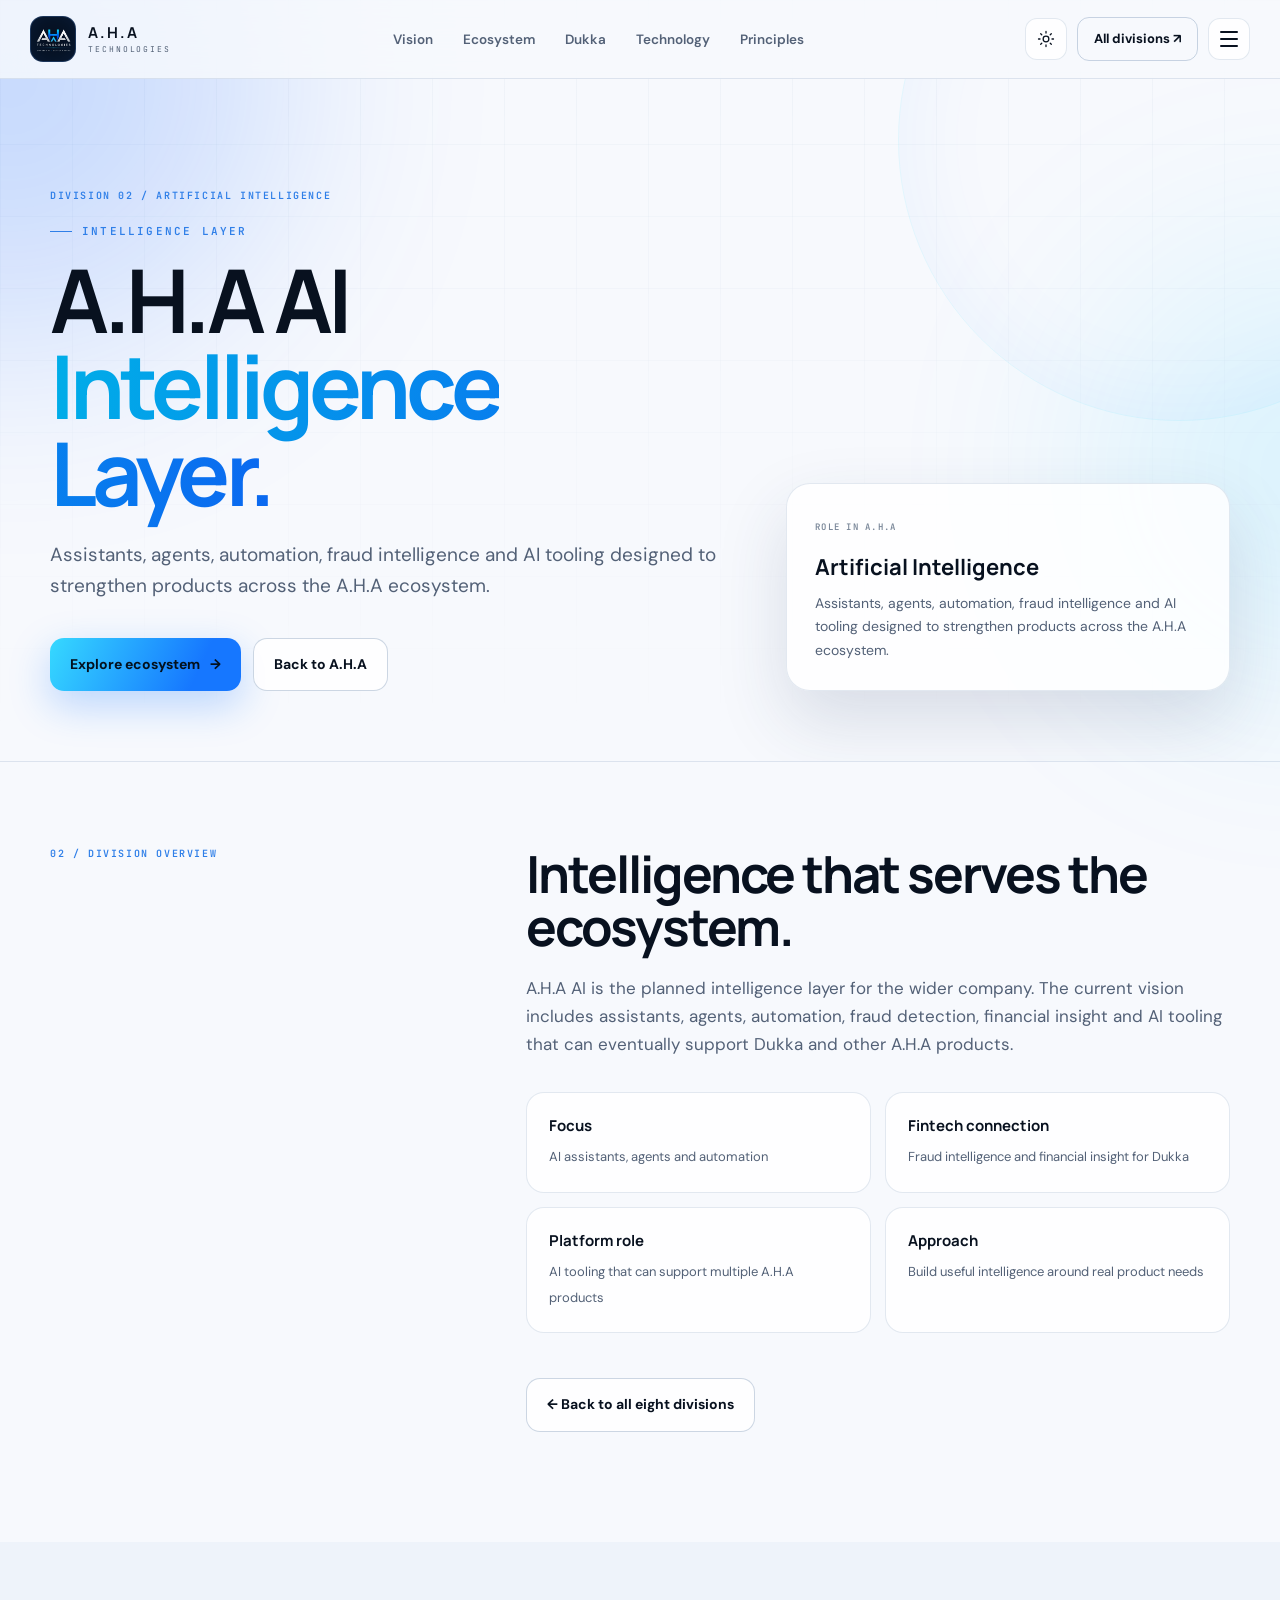
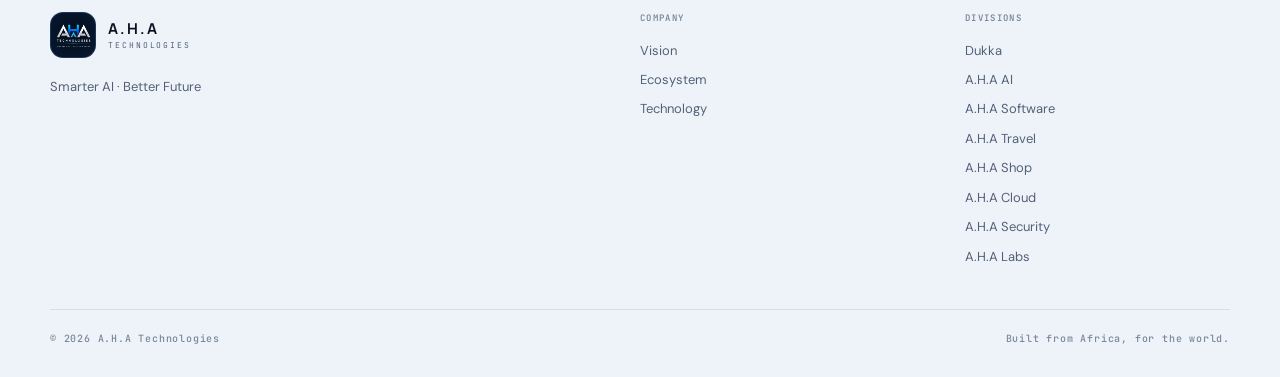
<file: aha-ai.html>
<!DOCTYPE html><html lang="en" data-theme="dark"><head><meta charset="UTF-8"/><meta name="viewport" content="width=device-width, initial-scale=1.0"/><meta name="theme-color" content="#050814"/><meta name="description" content="A.H.A AI — Assistants, agents, automation, fraud intelligence and AI tooling designed to strengthen products across the A.H.A ecosystem."/><title>A.H.A AI — A.H.A Technologies</title><link rel="preconnect" href="https://fonts.googleapis.com"/><link rel="preconnect" href="https://fonts.gstatic.com" crossorigin/><link href="https://fonts.googleapis.com/css2?family=DM+Sans:wght@400;500;600;700&family=Manrope:wght@400;500;600;700;800&family=JetBrains+Mono:wght@400;500;600&display=swap" rel="stylesheet"/><style>
:root{
  --bg:#050814;
  --bg-2:#080d1a;
  --panel:rgba(12,19,36,.78);
  --panel-solid:#0c1324;
  --panel-2:#101a30;
  --text:#f7f9ff;
  --muted:#9aa8c0;
  --muted-2:#65728b;
  --line:rgba(142,174,230,.14);
  --line-strong:rgba(142,174,230,.26);
  --blue:#1577ff;
  --cyan:#36d9ff;
  --blue-soft:#7fb5ff;
  --gold:#f1c96b;
  --shadow:0 30px 80px rgba(0,0,0,.34);
  --radius:26px;
  --header-bg:rgba(5,8,20,.72);
  --hero-card:linear-gradient(145deg,rgba(14,27,53,.90),rgba(5,10,24,.86));
}
html[data-theme="light"]{
  --bg:#f7f9fd;
  --bg-2:#eef3fa;
  --panel:rgba(255,255,255,.82);
  --panel-solid:#ffffff;
  --panel-2:#f4f7fb;
  --text:#08111f;
  --muted:#536177;
  --muted-2:#7a8799;
  --line:rgba(31,74,130,.12);
  --line-strong:rgba(31,74,130,.22);
  --blue:#0b68f0;
  --cyan:#00aee8;
  --blue-soft:#2f7fe8;
  --gold:#a87500;
  --shadow:0 30px 70px rgba(38,63,99,.15);
  --header-bg:rgba(247,249,253,.82);
  --hero-card:linear-gradient(145deg,#071326,#0b1c34);
}
*{box-sizing:border-box;margin:0;padding:0}
html{scroll-behavior:smooth}
body{font-family:'DM Sans',sans-serif;background:var(--bg);color:var(--text);line-height:1.65;overflow-x:hidden;transition:background .35s ease,color .35s ease}
a{color:inherit}button,input{font:inherit}.skip-link{position:fixed;left:16px;top:-80px;z-index:9999;background:var(--text);color:var(--bg);padding:10px 14px;border-radius:10px;text-decoration:none}.skip-link:focus{top:16px}.container{width:min(1180px,calc(100% - 48px));margin-inline:auto}.section-pad{padding:120px 0;position:relative}.grid-bg{position:fixed;inset:0;z-index:-5;background-image:linear-gradient(var(--line) 1px,transparent 1px),linear-gradient(90deg,var(--line) 1px,transparent 1px);background-size:72px 72px;opacity:.3;mask-image:linear-gradient(to bottom,black,transparent 88%)}.ambient{position:fixed;border-radius:999px;filter:blur(120px);opacity:.2;pointer-events:none;z-index:-4}.ambient-one{width:520px;height:520px;background:#075dff;left:-250px;top:-180px}.ambient-two{width:420px;height:420px;background:#00c6ff;right:-240px;top:260px;opacity:.12}.site-header{position:sticky;top:0;z-index:100;border-bottom:1px solid var(--line);background:var(--header-bg);backdrop-filter:blur(22px);-webkit-backdrop-filter:blur(22px)}.nav-shell{height:78px;width:min(1220px,calc(100% - 40px));margin:auto;display:flex;align-items:center;justify-content:space-between;gap:30px}.brand{display:flex;align-items:center;gap:12px;text-decoration:none;min-width:max-content}.brand-mark{width:46px;height:46px;border-radius:13px;display:grid;place-items:center;background:#07101f;border:1px solid rgba(91,160,255,.26);box-shadow:inset 0 0 25px rgba(20,118,255,.1)}.brand-mark img{width:39px;height:auto;display:block}.brand-copy{display:flex;flex-direction:column;line-height:1}.brand-copy strong{font-family:'Manrope',sans-serif;letter-spacing:.13em;font-size:15px}.brand-copy small{font-family:'JetBrains Mono',monospace;font-size:8px;letter-spacing:.24em;color:var(--muted);margin-top:5px}.nav-links{display:flex;gap:30px;list-style:none}.nav-links a{text-decoration:none;color:var(--muted);font-size:13.5px;font-weight:600;transition:.25s}.nav-links a:hover,.nav-links a.active{color:var(--text)}.nav-actions{display:flex;align-items:center;gap:10px}.nav-cta{padding:10px 16px;border:1px solid var(--line-strong);border-radius:12px;text-decoration:none;font-size:13px;font-weight:700;transition:.25s}.nav-cta:hover{border-color:rgba(54,217,255,.55);background:rgba(54,217,255,.06);transform:translateY(-1px)}.theme-toggle{width:42px;height:42px;border:1px solid var(--line);border-radius:12px;background:var(--panel);display:grid;place-items:center;color:var(--text);cursor:pointer}.theme-toggle svg{width:18px;height:18px;fill:none;stroke:currentColor;stroke-width:1.7;stroke-linecap:round;stroke-linejoin:round}.theme-toggle .sun-icon{display:none}html[data-theme="light"] .theme-toggle .moon-icon{display:none}html[data-theme="light"] .theme-toggle .sun-icon{display:block}.hamburger{display:none;width:42px;height:42px;border:1px solid var(--line);border-radius:12px;background:var(--panel);padding:11px;cursor:pointer}.hamburger span{height:2px;background:var(--text);display:block;border-radius:4px;transition:.25s}.hamburger span+span{margin-top:5px}.hamburger[aria-expanded="true"] span:nth-child(1){transform:translateY(7px) rotate(45deg)}.hamburger[aria-expanded="true"] span:nth-child(2){opacity:0}.hamburger[aria-expanded="true"] span:nth-child(3){transform:translateY(-7px) rotate(-45deg)}
.hero{min-height:calc(100svh - 78px);display:flex;align-items:center;border-bottom:1px solid var(--line);overflow:hidden}.hero::before{content:"";position:absolute;inset:0;background:radial-gradient(circle at 74% 44%,rgba(0,156,255,.14),transparent 32%),linear-gradient(115deg,transparent 30%,rgba(31,104,255,.03) 45%,transparent 57%);pointer-events:none}.hero-glow{position:absolute;width:760px;height:760px;border:1px solid rgba(54,217,255,.1);border-radius:50%;right:-220px;top:0;box-shadow:0 0 100px rgba(21,119,255,.08) inset}.hero-grid{display:grid;grid-template-columns:1.12fr .88fr;gap:70px;align-items:center}.eyebrow{font-family:'JetBrains Mono',monospace;text-transform:uppercase;letter-spacing:.2em;font-size:11px;color:var(--blue-soft);font-weight:600;display:flex;align-items:center;gap:10px}.eyebrow span{display:inline-block;width:22px;height:1px;background:currentColor}.eyebrow.gold{color:var(--gold)}.hero h1,.section-heading h2,.vision h2,.dukka-intro h2,.roadmap-head h2,.closing h2{font-family:'Manrope',sans-serif;font-weight:700;letter-spacing:-.045em;line-height:1.02}.hero h1{font-size:clamp(48px,6vw,78px);max-width:760px;margin:22px 0 26px}.hero h1 em,.section-heading h2 em,.dukka-intro h2 em,.roadmap-head h2 em,.closing h2 em{font-style:normal;background:linear-gradient(100deg,var(--cyan),var(--blue));-webkit-background-clip:text;background-clip:text;color:transparent}.hero-lede{font-size:18px;color:var(--muted);max-width:650px}.hero-lede strong{color:var(--text);font-weight:600}.hero-actions{display:flex;gap:12px;flex-wrap:wrap;margin-top:36px}.btn{display:inline-flex;align-items:center;justify-content:center;gap:10px;padding:14px 20px;border-radius:14px;text-decoration:none;font-size:14px;font-weight:700;transition:.25s}.btn-primary{color:#03101d;background:linear-gradient(115deg,#36d9ff,#1677ff 76%);box-shadow:0 14px 40px rgba(21,119,255,.28)}.btn-primary:hover{transform:translateY(-2px);box-shadow:0 18px 48px rgba(21,119,255,.36)}.btn-secondary{border:1px solid var(--line-strong);background:var(--panel);color:var(--text)}.btn-secondary:hover{border-color:rgba(54,217,255,.48);transform:translateY(-2px)}.hero-trust{margin-top:56px;display:flex;gap:34px;flex-wrap:wrap}.hero-trust div{display:flex;flex-direction:column}.hero-trust strong{font-family:'Manrope',sans-serif;font-size:25px}.hero-trust span{font-size:12px;color:var(--muted);margin-top:1px}.hero-visual{height:540px;position:relative;display:grid;place-items:center}.visual-ring{position:absolute;border-radius:50%;border:1px solid rgba(89,174,255,.12)}.ring-one{width:500px;height:500px;animation:spin 28s linear infinite}.ring-one::before,.ring-one::after{content:"";position:absolute;width:7px;height:7px;background:var(--cyan);border-radius:50%;box-shadow:0 0 22px var(--cyan)}.ring-one::before{left:31px;top:115px}.ring-one::after{right:60px;bottom:78px}.ring-two{width:385px;height:385px;border-style:dashed;animation:spinReverse 22s linear infinite}.hero-logo-card{width:min(380px,82%);aspect-ratio:1.06;border-radius:38px;background:var(--hero-card);border:1px solid rgba(95,164,255,.22);display:flex;flex-direction:column;align-items:center;justify-content:center;position:relative;box-shadow:var(--shadow),inset 0 0 80px rgba(20,117,255,.07);overflow:hidden}.hero-logo-card::before{content:"";position:absolute;inset:0;background:linear-gradient(120deg,transparent 20%,rgba(255,255,255,.04),transparent 60%)}.hero-logo-card img{width:77%;position:relative;z-index:2;filter:drop-shadow(0 20px 35px rgba(0,0,0,.25))}.logo-halo{position:absolute;width:250px;height:250px;background:radial-gradient(circle,rgba(0,198,255,.24),transparent 65%);filter:blur(20px)}.logo-caption{position:absolute;bottom:25px;font-family:'JetBrains Mono',monospace;color:#cbd6e7;font-size:10px;letter-spacing:.15em;display:flex;align-items:center;gap:8px}.live-dot{width:7px;height:7px;background:#23d5ff;border-radius:50%;box-shadow:0 0 15px #23d5ff}.floating-chip{position:absolute;background:var(--panel);border:1px solid var(--line-strong);backdrop-filter:blur(12px);border-radius:999px;padding:8px 13px;font:600 9px 'JetBrains Mono';letter-spacing:.12em;color:var(--muted);box-shadow:var(--shadow)}.chip-ai{top:88px;right:16px}.chip-fintech{bottom:92px;left:-2px}.chip-cloud{bottom:42px;right:34px}.scroll-cue{position:absolute;bottom:24px;left:50%;transform:translateX(-50%);display:flex;gap:10px;align-items:center;font:500 10px 'JetBrains Mono';letter-spacing:.1em;color:var(--muted-2);text-transform:uppercase}.scroll-cue span{width:34px;height:1px;background:var(--line-strong)}@keyframes spin{to{transform:rotate(360deg)}}@keyframes spinReverse{to{transform:rotate(-360deg)}}
.marquee-wrap{overflow:hidden;border-bottom:1px solid var(--line);background:var(--bg-2);padding:17px 0}.marquee-track{display:flex;width:max-content;align-items:center;gap:26px;animation:marquee 32s linear infinite;font:600 11px 'JetBrains Mono';letter-spacing:.16em;color:var(--muted-2)}.marquee-track i{font-style:normal;color:var(--blue);font-size:8px}@keyframes marquee{to{transform:translateX(-50%)}}
.vision{border-bottom:1px solid var(--line)}.vision-grid{display:grid;grid-template-columns:.72fr 1.28fr;gap:80px}.section-index{margin-top:24px;font:500 10px 'JetBrains Mono';letter-spacing:.18em;color:var(--muted-2)}.vision h2{font-size:clamp(40px,5vw,62px);margin-bottom:30px}.vision h2 span{color:var(--muted-2)}.vision-copy>p{font-size:18px;color:var(--muted);max-width:710px}.vision-quote{margin-top:40px;border-left:2px solid var(--cyan);padding:14px 0 14px 22px;font-size:18px;color:var(--muted)}.vision-quote strong{color:var(--text)}
.ecosystem{border-bottom:1px solid var(--line);overflow:hidden}.section-heading{display:grid;grid-template-columns:1fr .85fr;align-items:end;gap:80px;margin-bottom:70px}.section-heading h2{font-size:clamp(40px,5vw,60px);margin-top:18px}.section-heading>p{color:var(--muted);font-size:17px;padding-bottom:5px}.orbit-shell{height:580px;position:relative;display:grid;place-items:center;margin-bottom:70px;border:1px solid var(--line);border-radius:var(--radius);background:radial-gradient(circle at center,rgba(22,113,255,.13),transparent 42%),linear-gradient(180deg,var(--panel),transparent);overflow:hidden}.orbit-shell::before,.orbit-shell::after{content:"";position:absolute;border:1px solid var(--line);border-radius:50%}.orbit-shell::before{width:420px;height:420px}.orbit-shell::after{width:660px;height:660px}.orbit-lines{position:absolute;width:84%;height:1px;background:var(--line);box-shadow:0 0 0 transparent;transform:rotate(28deg)}.orbit-lines::before{content:"";position:absolute;width:100%;height:1px;background:var(--line);transform:rotate(57deg)}.orbit-core{width:150px;height:150px;border-radius:50%;display:flex;flex-direction:column;align-items:center;justify-content:center;background:#071121;border:1px solid rgba(54,217,255,.35);box-shadow:0 0 70px rgba(21,119,255,.22);z-index:2}.orbit-core img{width:98px}.orbit-core span{font:600 8px 'JetBrains Mono';letter-spacing:.14em;color:#7990ac;margin-top:4px}.orbit-node{position:absolute;z-index:2;min-width:112px;padding:13px 14px;border:1px solid var(--line-strong);background:var(--panel);backdrop-filter:blur(12px);border-radius:16px;display:flex;flex-direction:column;box-shadow:0 16px 50px rgba(0,0,0,.12)}.orbit-node b{font-family:'Manrope';font-size:13px}.orbit-node small{font:500 9px 'JetBrains Mono';color:var(--muted-2);text-transform:uppercase;letter-spacing:.08em}.node-1{left:11%;top:17%;border-color:rgba(241,201,107,.42)}.node-2{left:43%;top:8%;border-color:rgba(54,217,255,.42)}.node-3{right:11%;top:17%;border-color:rgba(157,132,255,.42)}.node-4{left:7%;top:49%}.node-5{right:7%;top:49%}.node-6{left:14%;bottom:13%}.node-7{left:44%;bottom:7%;border-color:rgba(241,201,107,.34)}.node-8{right:14%;bottom:13%;border-color:rgba(98,214,144,.36)}.eco-grid{display:grid;grid-template-columns:repeat(4,1fr);gap:14px}.eco-card{min-height:270px;padding:26px;border:1px solid var(--line);border-radius:20px;background:linear-gradient(160deg,var(--panel),transparent);position:relative;transition:.28s}.eco-card:hover{transform:translateY(-5px);border-color:rgba(83,166,255,.34);box-shadow:var(--shadow)}.eco-card.featured{background:linear-gradient(150deg,rgba(21,119,255,.16),var(--panel));border-color:rgba(54,217,255,.3)}.card-no{font:600 10px 'JetBrains Mono';color:var(--blue-soft)}.card-tag{position:absolute;right:24px;top:26px;font:500 8px 'JetBrains Mono';letter-spacing:.12em;color:var(--muted-2)}.eco-card h3{font:700 20px 'Manrope';margin:52px 0 10px}.eco-card p{font-size:14px;color:var(--muted)}.eco-card a{display:inline-block;margin-top:18px;color:var(--cyan);font-size:13px;font-weight:700;text-decoration:none}
.dukka-section{overflow:hidden;border-bottom:1px solid var(--line);background:linear-gradient(180deg,var(--bg-2),var(--bg))}.dukka-orb{position:absolute;width:700px;height:700px;background:radial-gradient(circle,rgba(241,201,107,.09),transparent 65%);right:-300px;top:-100px}.dukka-intro{display:grid;grid-template-columns:1fr 1fr;gap:80px;align-items:end;margin-bottom:54px}.dukka-wordmark{font:700 15px 'JetBrains Mono';letter-spacing:.38em;color:var(--gold);margin-top:22px}.dukka-intro h2{font-size:clamp(48px,6vw,70px);margin-top:8px}.dukka-description p{font-size:18px;color:var(--muted)}.dukka-pillars{display:flex;flex-wrap:wrap;gap:8px;margin-top:26px}.dukka-pillars span{border:1px solid rgba(241,201,107,.32);color:var(--gold);padding:7px 12px;border-radius:999px;font:600 9px 'JetBrains Mono';letter-spacing:.12em}.dukka-dashboard{display:grid;grid-template-columns:.8fr 1.2fr;gap:60px;padding:46px;border:1px solid rgba(241,201,107,.18);border-radius:28px;background:linear-gradient(145deg,rgba(241,201,107,.045),var(--panel));box-shadow:var(--shadow);margin-bottom:100px}.mini-label{font:600 9px 'JetBrains Mono';letter-spacing:.15em;color:var(--gold)}.dash-side h3{font:700 28px 'Manrope';margin:13px 0 10px}.dash-side p{font-size:14px;color:var(--muted)}.status-row{margin-top:28px;padding-top:20px;border-top:1px solid var(--line);display:flex;gap:10px;color:var(--muted);font-size:12px}.status-dot{width:8px;height:8px;border-radius:50%;background:#34e1a5;box-shadow:0 0 16px #34e1a5;margin-top:6px}.feature-cloud{display:flex;flex-wrap:wrap;gap:10px;align-content:center}.feature-cloud span{padding:10px 13px;border-radius:12px;background:var(--panel-2);border:1px solid var(--line);font-size:12px;color:var(--muted)}.feature-cloud span.hot{border-color:rgba(241,201,107,.35);color:var(--gold)}.roadmap-head{max-width:760px;margin-bottom:50px}.roadmap-head h2{font-size:clamp(42px,5vw,60px);margin:18px 0 20px}.roadmap-head p{color:var(--muted);font-size:17px}.roadmap{display:grid;grid-template-columns:repeat(3,1fr);gap:14px}.phase-card{padding:30px;border:1px solid var(--line);border-radius:22px;background:var(--panel);position:relative;overflow:hidden;min-height:360px}.phase-card.active{border-color:rgba(54,217,255,.3);background:linear-gradient(150deg,rgba(21,119,255,.13),var(--panel))}.phase-top{display:flex;justify-content:space-between;gap:12px;font:600 9px 'JetBrains Mono';letter-spacing:.12em}.phase-top span{color:var(--blue-soft)}.phase-top b{color:var(--muted-2)}.phase-card h3{font:700 23px 'Manrope';margin:40px 0 12px}.phase-card p,.phase-card li{color:var(--muted);font-size:14px}.phase-card ol{margin:20px 0 0 18px}.phase-card li{padding:3px 0}.phase-line{position:absolute;left:30px;right:30px;bottom:26px;height:2px;background:var(--line)}.phase-line i{display:block;width:32%;height:100%;background:linear-gradient(90deg,var(--blue),var(--cyan));box-shadow:0 0 14px rgba(54,217,255,.35)}.phase-card:nth-child(2) .phase-line i{width:66%}.phase-card:nth-child(3) .phase-line i{width:100%}
.technology{border-bottom:1px solid var(--line)}.tech-grid{display:grid;grid-template-columns:repeat(3,1fr);gap:14px}.tech-card{min-height:220px;padding:25px;border:1px solid var(--line);border-radius:20px;background:var(--panel);display:flex;gap:20px;transition:.28s}.tech-card:hover{transform:translateY(-4px);border-color:rgba(54,217,255,.28)}.tech-icon{font:600 10px 'JetBrains Mono';color:var(--blue-soft);width:34px;height:34px;border:1px solid var(--line-strong);border-radius:10px;display:grid;place-items:center;flex:none}.tech-card small{font:600 9px 'JetBrains Mono';letter-spacing:.14em;color:var(--muted-2)}.tech-card h3{font:700 18px 'Manrope';margin:26px 0 10px}.tech-card p{font:500 12px 'JetBrains Mono';color:var(--muted);line-height:1.9}.principle-note{margin-top:40px;padding:28px 30px;border-left:2px solid var(--cyan);background:var(--panel);display:grid;grid-template-columns:190px 1fr;gap:30px}.principle-note span{font:600 9px 'JetBrains Mono';letter-spacing:.14em;color:var(--blue-soft)}.principle-note p{font-size:14px;color:var(--muted)}
.principles{border-bottom:1px solid var(--line)}.principles-grid{display:grid;grid-template-columns:repeat(3,1fr);gap:14px}.principle-card{padding:28px;min-height:220px;border:1px solid var(--line);border-radius:20px;background:linear-gradient(160deg,var(--panel),transparent)}.principle-card>span{font:600 10px 'JetBrains Mono';color:var(--blue-soft)}.principle-card h3{font:700 19px 'Manrope';margin:42px 0 10px}.principle-card p{color:var(--muted);font-size:14px}
.closing{padding-bottom:90px}.closing-card{min-height:480px;border:1px solid rgba(76,163,255,.28);border-radius:34px;background:linear-gradient(135deg,#08172d,#06101f 48%,#071933);position:relative;overflow:hidden;display:grid;grid-template-columns:1.1fr .9fr;align-items:center;padding:70px}.closing-grid{position:absolute;inset:0;background-image:linear-gradient(rgba(102,162,255,.08) 1px,transparent 1px),linear-gradient(90deg,rgba(102,162,255,.08) 1px,transparent 1px);background-size:50px 50px;mask-image:linear-gradient(90deg,black,transparent)}.closing-copy{position:relative;z-index:2;color:#f7f9ff}.closing-copy .eyebrow{color:#70baff}.closing h2{font-size:clamp(40px,5vw,58px);margin:20px 0}.closing-copy>p{color:#9db0ca;max-width:620px;margin-bottom:30px}.closing-logo{position:relative;z-index:2;display:grid;place-items:center}.closing-logo img{width:min(320px,90%);filter:drop-shadow(0 30px 50px rgba(0,0,0,.3))}
.site-footer{padding:70px 0 32px;background:var(--bg-2)}.footer-grid{display:grid;grid-template-columns:2fr 1fr 1fr;gap:60px;padding-bottom:42px}.footer-main p{color:var(--muted);font-size:13px;margin-top:18px}.footer-col{display:flex;flex-direction:column;gap:8px}.footer-col h4{font:600 9px 'JetBrains Mono';letter-spacing:.15em;color:var(--muted-2);margin-bottom:8px}.footer-col a{text-decoration:none;color:var(--muted);font-size:13px}.footer-col a:hover{color:var(--text)}.footer-note{padding:25px 0;border-top:1px solid var(--line);color:var(--muted-2);font-size:11px;max-width:1180px}.footer-bottom{padding-top:22px;border-top:1px solid var(--line);display:flex;justify-content:space-between;gap:20px;flex-wrap:wrap;color:var(--muted-2);font:500 10px 'JetBrains Mono';letter-spacing:.08em}.reveal{opacity:0;transform:translateY(24px);transition:opacity .75s ease,transform .75s cubic-bezier(.22,1,.36,1)}.reveal.in-view{opacity:1;transform:none}.delay-1{transition-delay:.08s}.delay-2{transition-delay:.16s}
@media (prefers-reduced-motion:reduce){*{scroll-behavior:auto!important;animation:none!important;transition-duration:.01ms!important}.reveal{opacity:1;transform:none}}
@media (max-width:1050px){.nav-links{gap:18px}.nav-cta{display:none}.hero-grid{grid-template-columns:1fr 1fr;gap:30px}.hero-visual{height:480px}.eco-grid{grid-template-columns:repeat(2,1fr)}.tech-grid,.principles-grid{grid-template-columns:repeat(2,1fr)}}
@media (max-width:820px){.section-pad{padding:90px 0}.container{width:min(100% - 32px,1180px)}.nav-shell{width:calc(100% - 24px);height:70px}.brand-copy{display:none}.hamburger{display:block}.nav-links{position:absolute;left:12px;right:12px;top:78px;display:flex;flex-direction:column;gap:0;background:var(--panel-solid);border:1px solid var(--line);border-radius:18px;padding:9px;box-shadow:var(--shadow);opacity:0;visibility:hidden;transform:translateY(-8px);transition:.25s}.nav-links.open{opacity:1;visibility:visible;transform:none}.nav-links li{width:100%}.nav-links a{display:block;padding:13px 14px;border-radius:10px}.nav-links a:hover{background:var(--panel-2)}.hero{min-height:auto;padding-top:90px}.hero-grid{grid-template-columns:1fr}.hero h1{font-size:clamp(44px,12vw,64px)}.hero-visual{height:460px;order:-1}.hero-logo-card{width:320px}.hero-trust{margin-top:40px}.scroll-cue{display:none}.vision-grid,.section-heading,.dukka-intro,.dukka-dashboard,.closing-card{grid-template-columns:1fr;gap:34px}.orbit-shell{height:520px}.orbit-shell::after{width:560px;height:560px}.node-1{left:4%}.node-3{right:4%}.node-4{left:2%}.node-5{right:2%}.node-6{left:6%}.node-8{right:6%}.roadmap{grid-template-columns:1fr}.phase-card{min-height:300px}.closing-card{padding:52px 36px}.closing-logo img{width:230px}.footer-grid{grid-template-columns:1.5fr 1fr 1fr}.principle-note{grid-template-columns:1fr;gap:10px}}
@media (max-width:590px){.section-pad{padding:72px 0}.hero{padding-top:68px}.hero-copy{text-align:left}.hero-visual{height:340px}.ring-one{width:350px;height:350px}.ring-two{width:275px;height:275px}.hero-logo-card{width:245px;border-radius:28px}.logo-caption{font-size:8px;bottom:18px}.floating-chip{display:none}.hero h1{font-size:43px}.hero-lede,.vision-copy>p,.dukka-description p,.section-heading>p{font-size:16px}.hero-actions .btn{width:100%}.hero-trust{gap:20px}.hero-trust div{min-width:28%}.section-heading h2,.vision h2,.dukka-intro h2,.roadmap-head h2,.closing h2{font-size:39px}.vision-grid{gap:38px}.orbit-shell{height:460px;border-radius:22px}.orbit-shell::before{width:300px;height:300px}.orbit-shell::after{width:460px;height:460px}.orbit-core{width:110px;height:110px}.orbit-core img{width:78px}.orbit-node{min-width:90px;padding:9px 10px}.orbit-node b{font-size:10px}.orbit-node small{font-size:7px}.node-1{left:3%;top:18%}.node-2{left:40%;top:6%}.node-3{right:3%;top:18%}.node-4{left:1%;top:48%}.node-5{right:1%;top:48%}.node-6{left:6%;bottom:12%}.node-7{left:40%;bottom:6%}.node-8{right:6%;bottom:12%}.eco-grid,.tech-grid,.principles-grid{grid-template-columns:1fr}.eco-card{min-height:230px}.dukka-dashboard{padding:28px}.roadmap-head{margin-bottom:32px}.principle-note{padding:24px}.closing-card{padding:40px 24px;min-height:0}.closing-logo{display:none}.footer-grid{grid-template-columns:1fr 1fr;gap:36px}.footer-main{grid-column:1/-1}.footer-bottom{flex-direction:column}.brand-copy{display:flex}.site-header .brand-copy{display:none}}


/* ===== DIVISION HAMBURGER / DRAWER ===== */
.hamburger{display:block;position:relative;z-index:302}
.menu-overlay{position:fixed;inset:0;background:rgba(1,5,13,.58);backdrop-filter:blur(5px);-webkit-backdrop-filter:blur(5px);z-index:250;opacity:0;visibility:hidden;transition:opacity .28s ease,visibility .28s ease}
.menu-overlay.open{opacity:1;visibility:visible}
.division-drawer{position:fixed;top:0;right:0;z-index:300;width:min(470px,100%);height:100vh;max-height:100%;padding:26px;background:var(--panel-solid);background:color-mix(in srgb,var(--panel-solid) 94%,transparent);border-left:1px solid var(--line-strong);box-shadow:-30px 0 80px rgba(0,0,0,.32);transform:translateX(105%);visibility:hidden;transition:transform .36s cubic-bezier(.22,1,.36,1),visibility .36s;overflow:auto}
.division-drawer.open{transform:translateX(0);visibility:visible}
body.menu-open{overflow:hidden}
.drawer-head{display:flex;align-items:flex-start;justify-content:space-between;gap:22px;padding:10px 4px 24px;border-bottom:1px solid var(--line)}
.drawer-kicker{font:600 9px 'JetBrains Mono';letter-spacing:.18em;color:var(--blue-soft)}
.drawer-head h2{font:700 31px/1.05 'Manrope';letter-spacing:-.04em;margin-top:10px}.drawer-head h2 em{font-style:normal;color:var(--cyan)}
.drawer-close{width:44px;height:44px;flex:none;border:1px solid var(--line);border-radius:14px;background:var(--panel);color:var(--text);font-size:27px;line-height:1;cursor:pointer;transition:.2s}.drawer-close:hover{border-color:var(--cyan);transform:rotate(4deg)}
.division-list{display:grid;margin-top:14px}
.division-list a{display:grid;grid-template-columns:38px 1fr auto;align-items:center;gap:13px;padding:17px 10px;border-bottom:1px solid var(--line);text-decoration:none;border-radius:13px;transition:background .2s,transform .2s,border-color .2s}
.division-list a:hover{background:var(--panel-2);transform:translateX(-3px);border-color:var(--line-strong)}
.division-list a>span{font:600 10px 'JetBrains Mono';color:var(--blue-soft)}
.division-list a div{display:flex;flex-direction:column;min-width:0}.division-list strong{font:700 16px 'Manrope';color:var(--text)}.division-list small{font-size:11px;color:var(--muted);margin-top:2px}.division-list a>b{color:var(--cyan);font-weight:500}
.drawer-footer{display:flex;gap:8px;flex-wrap:wrap;padding-top:22px}.drawer-footer a{padding:9px 11px;border:1px solid var(--line);border-radius:10px;text-decoration:none;font-size:11px;color:var(--muted)}.drawer-footer a:hover{color:var(--text);border-color:var(--line-strong)}
.orbit-node{text-decoration:none;color:inherit;cursor:pointer}.orbit-node:hover{border-color:rgba(54,217,255,.6)!important;box-shadow:0 8px 30px rgba(21,119,255,.15);transform:translateY(-2px)}
.division-link{display:inline-flex!important;align-items:center;gap:7px;margin-top:18px;color:var(--cyan)!important;font-size:13px!important;font-weight:700!important;text-decoration:none!important}.division-link:hover{gap:11px}

/* ===== DIVISION DETAIL PAGES ===== */
.division-page{min-height:100vh}.division-hero{padding:110px 0 70px;border-bottom:1px solid var(--line);position:relative;overflow:hidden}.division-hero::after{content:"";position:absolute;width:560px;height:560px;border:1px solid rgba(54,217,255,.10);border-radius:50%;right:-180px;top:-220px;box-shadow:0 0 100px rgba(21,119,255,.06) inset;pointer-events:none}.division-hero-grid{display:grid;grid-template-columns:1.2fr .8fr;gap:70px;align-items:end}.division-no{font:600 10px 'JetBrains Mono';letter-spacing:.16em;color:var(--blue-soft);margin-bottom:20px}.division-hero h1{font:700 clamp(52px,7vw,88px)/.98 'Manrope';letter-spacing:-.055em;margin:16px 0 24px}.division-hero h1 em{font-style:normal;background:linear-gradient(100deg,var(--cyan),var(--blue));-webkit-background-clip:text;background-clip:text;color:transparent}.division-lede{font-size:19px;color:var(--muted);max-width:720px}.division-role-card{border:1px solid var(--line);border-radius:24px;padding:28px;background:var(--panel);box-shadow:var(--shadow)}.division-role-card small{font:600 9px 'JetBrains Mono';letter-spacing:.14em;color:var(--muted-2)}.division-role-card h2{font:700 22px 'Manrope';margin:14px 0 10px}.division-role-card p{color:var(--muted);font-size:14px}.division-body{padding:85px 0 110px}.division-content-grid{display:grid;grid-template-columns:.72fr 1.28fr;gap:80px}.division-side-label{font:600 10px 'JetBrains Mono';letter-spacing:.16em;color:var(--blue-soft)}.division-copy h2{font:700 clamp(34px,4vw,52px)/1.05 'Manrope';letter-spacing:-.04em;margin-bottom:20px}.division-copy>p{font-size:17px;color:var(--muted);max-width:780px}.division-facts{display:grid;grid-template-columns:repeat(2,1fr);gap:14px;margin-top:34px}.division-fact{padding:22px;border:1px solid var(--line);border-radius:18px;background:var(--panel)}.division-fact strong{display:block;font:700 15px 'Manrope';margin-bottom:7px}.division-fact span{font-size:13px;color:var(--muted)}.division-back{margin-top:45px}.division-back .btn{border:1px solid var(--line-strong);background:var(--panel)}
@media(max-width:820px){.nav-links{display:none!important}.division-drawer{width:min(100%,440px)}.division-hero{padding-top:85px}.division-hero-grid,.division-content-grid{grid-template-columns:1fr;gap:36px}.division-facts{grid-template-columns:1fr}.division-role-card{max-width:560px}}
@media(max-width:520px){.division-drawer{padding:18px}.drawer-head h2{font-size:27px}.division-list a{padding:14px 8px}.division-hero h1{font-size:48px}.division-lede{font-size:17px}}

.hamburger:focus-visible,.drawer-close:focus-visible,.division-list a:focus-visible{outline:2px solid var(--cyan);outline-offset:3px}

</style></head><body><a class="skip-link" href="#main">Skip to content</a><div class="ambient ambient-one" aria-hidden="true"></div><div class="ambient ambient-two" aria-hidden="true"></div><div class="grid-bg" aria-hidden="true"></div><header class="site-header" id="top"><nav class="nav-shell" aria-label="Primary navigation"><a class="brand" href="index.html" aria-label="A.H.A Technologies home"><span class="brand-mark"><img src="assets/aha-logo.png" alt="" /></span><span class="brand-copy"><strong>A.H.A</strong><small>TECHNOLOGIES</small></span></a><ul class="nav-links"><li><a href="index.html#vision">Vision</a></li><li><a href="index.html#ecosystem">Ecosystem</a></li><li><a href="dukka.html">Dukka</a></li><li><a href="index.html#technology">Technology</a></li><li><a href="index.html#principles">Principles</a></li></ul><div class="nav-actions"><button class="theme-toggle" id="themeToggle" type="button" aria-label="Switch to light mode" title="Change theme"><svg class="moon-icon" viewBox="0 0 24 24" aria-hidden="true"><path d="M21 12.7A8.5 8.5 0 1 1 11.3 3a6.7 6.7 0 0 0 9.7 9.7Z"/></svg><svg class="sun-icon" viewBox="0 0 24 24" aria-hidden="true"><circle cx="12" cy="12" r="3.8"/><path d="M12 2v2M12 20v2M4.93 4.93l1.41 1.41M17.66 17.66l1.41 1.41M2 12h2M20 12h2M4.93 19.07l1.41-1.41M17.66 6.34l1.41-1.41"/></svg></button><a href="index.html#ecosystem" class="nav-cta">All divisions <span>↗</span></a><button class="hamburger" id="menuToggle" type="button" aria-label="Open divisions menu" aria-expanded="false" aria-controls="division-menu"><span></span><span></span><span></span></button></div></nav></header><div class="menu-overlay" id="menuOverlay" aria-hidden="true"></div>
  <aside class="division-drawer" id="division-menu" aria-label="A.H.A divisions" aria-hidden="true">
    <div class="drawer-head"><div><span class="drawer-kicker">A.H.A ECOSYSTEM</span><h2>One core. <em>Eight divisions.</em></h2></div><button class="drawer-close" id="menuClose" type="button" aria-label="Close menu">×</button></div>
    <nav class="division-list" aria-label="Division pages">
      <a href="dukka.html"><span>01</span><div><strong>Dukka</strong><small>Flagship · Fintech</small></div><b>↗</b></a>
      <a href="aha-ai.html"><span>02</span><div><strong>A.H.A AI</strong><small>Intelligence Layer</small></div><b>↗</b></a>
      <a href="aha-software.html"><span>03</span><div><strong>A.H.A Software</strong><small>Enterprise Systems</small></div><b>↗</b></a>
      <a href="aha-travel.html"><span>04</span><div><strong>A.H.A Travel</strong><small>Travel & Booking</small></div><b>↗</b></a>
      <a href="aha-shop.html"><span>05</span><div><strong>A.H.A Shop</strong><small>Marketplace & Retail</small></div><b>↗</b></a>
      <a href="aha-cloud.html"><span>06</span><div><strong>A.H.A Cloud</strong><small>Infrastructure</small></div><b>↗</b></a>
      <a href="aha-security.html"><span>07</span><div><strong>A.H.A Security</strong><small>Trust & Protection</small></div><b>↗</b></a>
      <a href="aha-labs.html"><span>08</span><div><strong>A.H.A Labs</strong><small>Research & Innovation</small></div><b>↗</b></a>
    </nav>
    <div class="drawer-footer"><a href="index.html#vision">Vision</a><a href="index.html#technology">Technology</a><a href="index.html#principles">Principles</a></div>
  </aside><main id="main" class="division-page"><section class="division-hero"><div class="container division-hero-grid"><div class="reveal"><div class="division-no">DIVISION 02 / ARTIFICIAL INTELLIGENCE</div><div class="eyebrow"><span></span>Intelligence Layer</div><h1>A.H.A AI<br/><em>Intelligence Layer.</em></h1><p class="division-lede">Assistants, agents, automation, fraud intelligence and AI tooling designed to strengthen products across the A.H.A ecosystem.</p><div class="hero-actions"><a class="btn btn-primary" href="index.html#ecosystem">Explore ecosystem <span>→</span></a><a class="btn btn-secondary" href="index.html">Back to A.H.A</a></div></div><aside class="division-role-card reveal delay-1"><small>ROLE IN A.H.A</small><h2>Artificial Intelligence</h2><p>Assistants, agents, automation, fraud intelligence and AI tooling designed to strengthen products across the A.H.A ecosystem.</p></aside></div></section><section class="division-body"><div class="container division-content-grid"><div><div class="division-side-label">02 / DIVISION OVERVIEW</div></div><div class="division-copy reveal"><h2>Intelligence that serves the ecosystem.</h2><p>A.H.A AI is the planned intelligence layer for the wider company. The current vision includes assistants, agents, automation, fraud detection, financial insight and AI tooling that can eventually support Dukka and other A.H.A products.</p><div class="division-facts"><div class="division-fact"><strong>Focus</strong><span>AI assistants, agents and automation</span></div><div class="division-fact"><strong>Fintech connection</strong><span>Fraud intelligence and financial insight for Dukka</span></div><div class="division-fact"><strong>Platform role</strong><span>AI tooling that can support multiple A.H.A products</span></div><div class="division-fact"><strong>Approach</strong><span>Build useful intelligence around real product needs</span></div></div><div class="division-back"><a class="btn btn-secondary" href="index.html#ecosystem">← Back to all eight divisions</a></div></div></div></section></main><footer class="site-footer"><div class="container"><div class="footer-grid"><div class="footer-main"><a class="brand" href="index.html"><span class="brand-mark"><img src="assets/aha-logo.png" alt="" /></span><span class="brand-copy"><strong>A.H.A</strong><small>TECHNOLOGIES</small></span></a><p>Smarter AI · Better Future</p></div><div class="footer-col"><h4>COMPANY</h4><a href="index.html#vision">Vision</a><a href="index.html#ecosystem">Ecosystem</a><a href="index.html#technology">Technology</a></div><div class="footer-col"><h4>DIVISIONS</h4><a href="dukka.html">Dukka</a><a href="aha-ai.html">A.H.A AI</a><a href="aha-software.html">A.H.A Software</a><a href="aha-travel.html">A.H.A Travel</a><a href="aha-shop.html">A.H.A Shop</a><a href="aha-cloud.html">A.H.A Cloud</a><a href="aha-security.html">A.H.A Security</a><a href="aha-labs.html">A.H.A Labs</a></div></div><div class="footer-bottom"><span>© 2026 A.H.A Technologies</span><span>Built from Africa, for the world.</span></div></div></footer><script>
(function () {
  'use strict';

  const html = document.documentElement;
  const menuToggle = document.getElementById('menuToggle');
  const divisionMenu = document.getElementById('division-menu');
  const menuOverlay = document.getElementById('menuOverlay');
  const menuClose = document.getElementById('menuClose');
  const themeToggle = document.getElementById('themeToggle');

  function setMenu(open) {
    if (!menuToggle || !divisionMenu || !menuOverlay) return;

    divisionMenu.classList.toggle('open', open);
    menuOverlay.classList.toggle('open', open);
    document.body.classList.toggle('menu-open', open);

    menuToggle.setAttribute('aria-expanded', String(open));
    menuToggle.setAttribute('aria-label', open ? 'Close divisions menu' : 'Open divisions menu');
    divisionMenu.setAttribute('aria-hidden', String(!open));
    menuOverlay.setAttribute('aria-hidden', String(!open));

    if (open && menuClose) {
      window.setTimeout(() => menuClose.focus(), 50);
    }
  }

  if (menuToggle && divisionMenu) {
    menuToggle.addEventListener('click', function () {
      setMenu(!divisionMenu.classList.contains('open'));
    });
  }

  if (menuClose) {
    menuClose.addEventListener('click', function () {
      setMenu(false);
      if (menuToggle) menuToggle.focus();
    });
  }

  if (menuOverlay) {
    menuOverlay.addEventListener('click', function () {
      setMenu(false);
    });
  }

  if (divisionMenu) {
    divisionMenu.querySelectorAll('a').forEach(function (link) {
      link.addEventListener('click', function () {
        setMenu(false);
      });
    });
  }

  document.addEventListener('keydown', function (event) {
    if (event.key === 'Escape' && divisionMenu && divisionMenu.classList.contains('open')) {
      setMenu(false);
      if (menuToggle) menuToggle.focus();
    }
  });

  function updateThemeLabel() {
    if (!themeToggle) return;
    const isDark = html.dataset.theme !== 'light';
    themeToggle.setAttribute('aria-label', isDark ? 'Switch to light mode' : 'Switch to dark mode');
  }

  let savedTheme = null;
  try {
    savedTheme = window.localStorage.getItem('aha-theme');
  } catch (error) {
    savedTheme = null;
  }

  let preferredLight = false;
  try {
    preferredLight = window.matchMedia && window.matchMedia('(prefers-color-scheme: light)').matches;
  } catch (error) {
    preferredLight = false;
  }

  html.dataset.theme = savedTheme || (preferredLight ? 'light' : 'dark');
  updateThemeLabel();

  if (themeToggle) {
    themeToggle.addEventListener('click', function () {
      html.dataset.theme = html.dataset.theme === 'dark' ? 'light' : 'dark';
      try {
        window.localStorage.setItem('aha-theme', html.dataset.theme);
      } catch (error) {
        // Theme still works even when storage is unavailable (for example file:// previews).
      }
      updateThemeLabel();
    });
  }

  const reveals = document.querySelectorAll('.reveal');
  if ('IntersectionObserver' in window) {
    const observer = new IntersectionObserver(function (entries) {
      entries.forEach(function (entry) {
        if (entry.isIntersecting) {
          entry.target.classList.add('in-view');
          observer.unobserve(entry.target);
        }
      });
    }, { threshold: 0.12 });
    reveals.forEach(function (el) { observer.observe(el); });
  } else {
    reveals.forEach(function (el) { el.classList.add('in-view'); });
  }

  const sections = Array.from(document.querySelectorAll('main section[id]'));
  const navLinks = Array.from(document.querySelectorAll('.nav-links a'));
  if ('IntersectionObserver' in window && sections.length && navLinks.length) {
    const sectionObserver = new IntersectionObserver(function (entries) {
      entries.forEach(function (entry) {
        if (!entry.isIntersecting) return;
        navLinks.forEach(function (link) { link.classList.remove('active'); });
        const active = navLinks.find(function (link) {
          return link.getAttribute('href') === '#' + entry.target.id;
        });
        if (active) active.classList.add('active');
      });
    }, { rootMargin: '-35% 0px -55% 0px', threshold: 0 });
    sections.forEach(function (section) { sectionObserver.observe(section); });
  }
})();

</script></body></html>
</file>
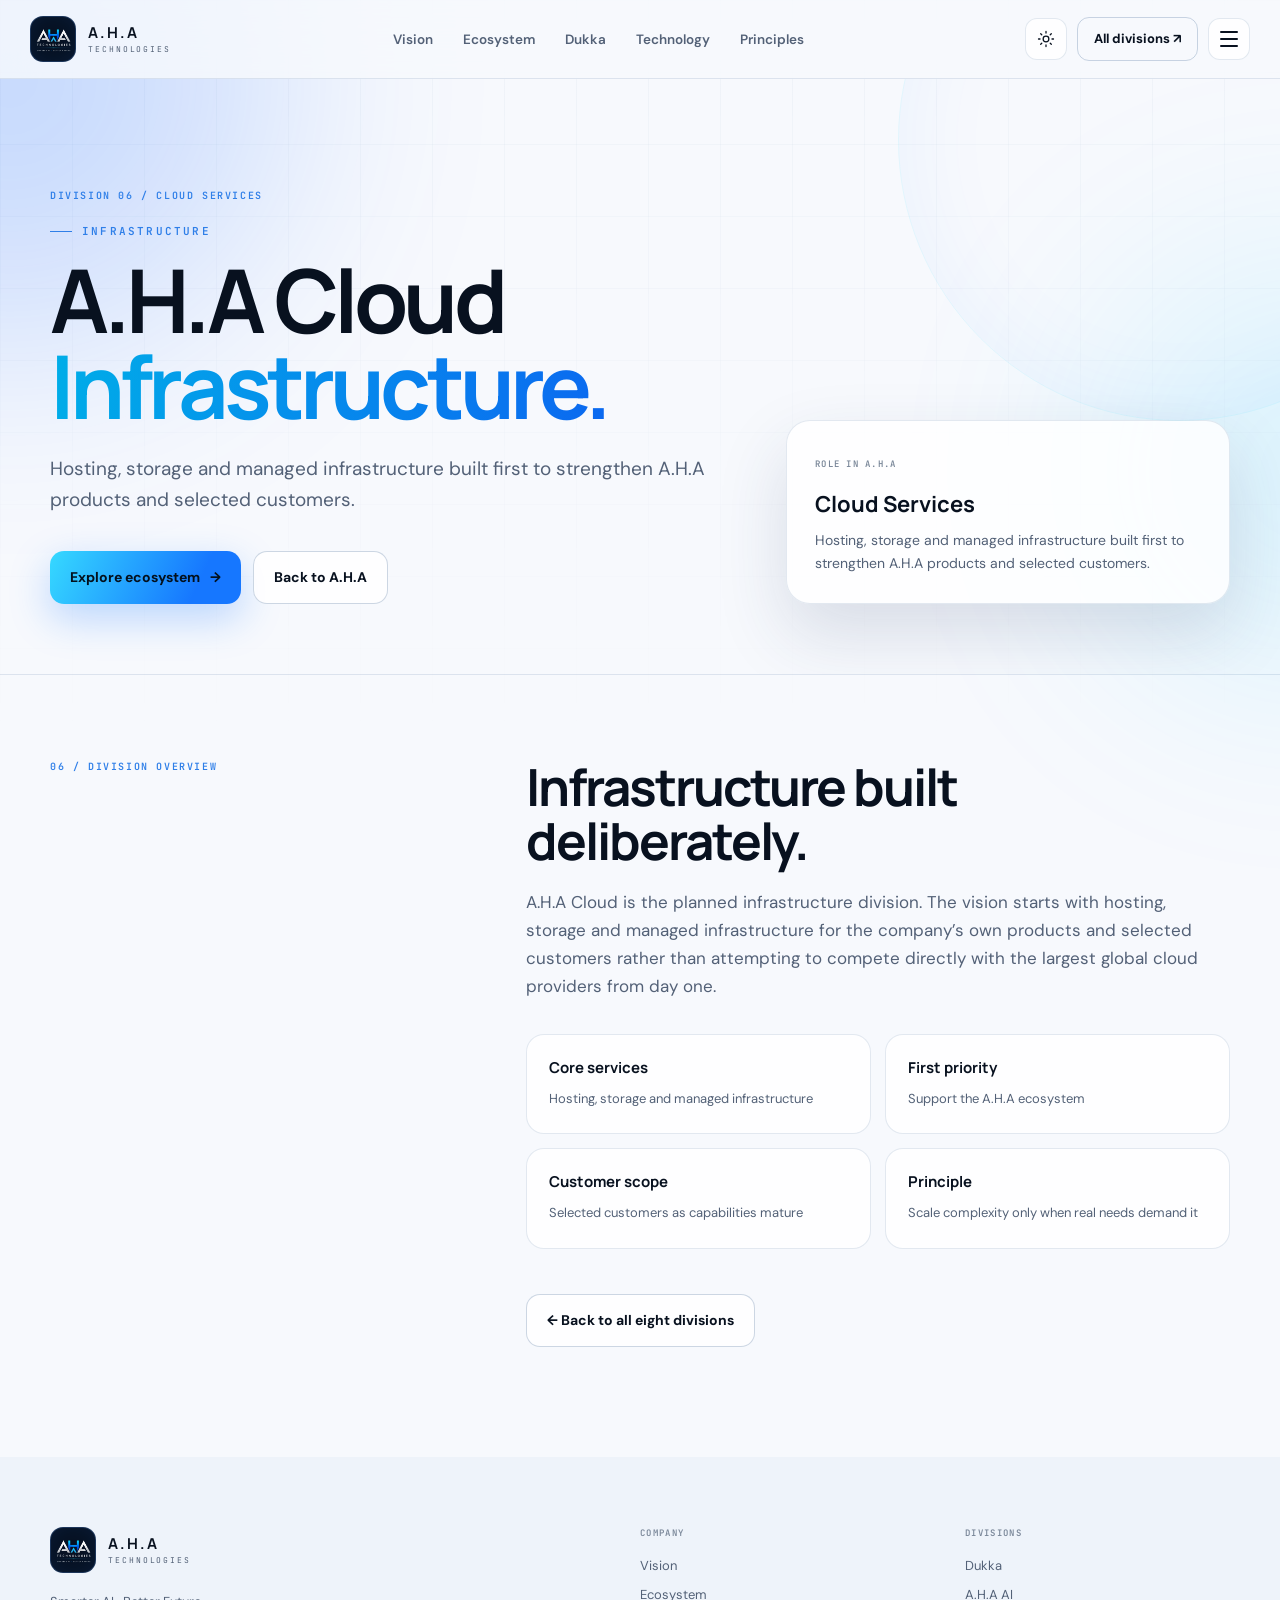
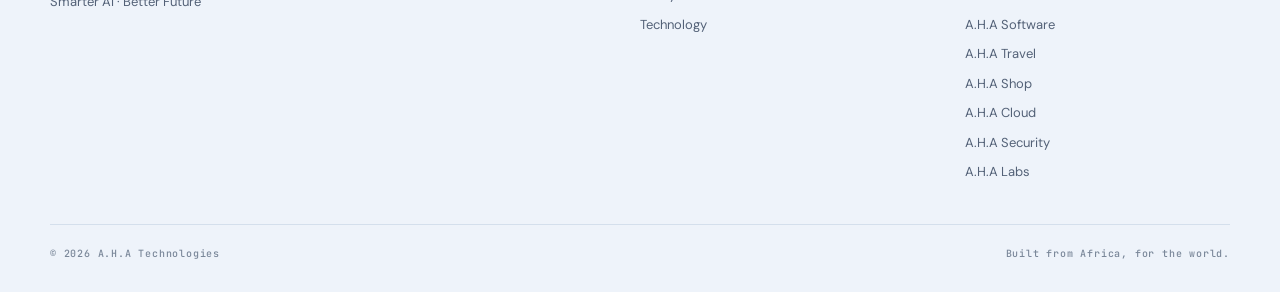
<file: aha-cloud.html>
<!DOCTYPE html><html lang="en" data-theme="dark"><head><meta charset="UTF-8"/><meta name="viewport" content="width=device-width, initial-scale=1.0"/><meta name="theme-color" content="#050814"/><meta name="description" content="A.H.A Cloud — Hosting, storage and managed infrastructure built first to strengthen A.H.A products and selected customers."/><title>A.H.A Cloud — A.H.A Technologies</title><link rel="preconnect" href="https://fonts.googleapis.com"/><link rel="preconnect" href="https://fonts.gstatic.com" crossorigin/><link href="https://fonts.googleapis.com/css2?family=DM+Sans:wght@400;500;600;700&family=Manrope:wght@400;500;600;700;800&family=JetBrains+Mono:wght@400;500;600&display=swap" rel="stylesheet"/><style>
:root{
  --bg:#050814;
  --bg-2:#080d1a;
  --panel:rgba(12,19,36,.78);
  --panel-solid:#0c1324;
  --panel-2:#101a30;
  --text:#f7f9ff;
  --muted:#9aa8c0;
  --muted-2:#65728b;
  --line:rgba(142,174,230,.14);
  --line-strong:rgba(142,174,230,.26);
  --blue:#1577ff;
  --cyan:#36d9ff;
  --blue-soft:#7fb5ff;
  --gold:#f1c96b;
  --shadow:0 30px 80px rgba(0,0,0,.34);
  --radius:26px;
  --header-bg:rgba(5,8,20,.72);
  --hero-card:linear-gradient(145deg,rgba(14,27,53,.90),rgba(5,10,24,.86));
}
html[data-theme="light"]{
  --bg:#f7f9fd;
  --bg-2:#eef3fa;
  --panel:rgba(255,255,255,.82);
  --panel-solid:#ffffff;
  --panel-2:#f4f7fb;
  --text:#08111f;
  --muted:#536177;
  --muted-2:#7a8799;
  --line:rgba(31,74,130,.12);
  --line-strong:rgba(31,74,130,.22);
  --blue:#0b68f0;
  --cyan:#00aee8;
  --blue-soft:#2f7fe8;
  --gold:#a87500;
  --shadow:0 30px 70px rgba(38,63,99,.15);
  --header-bg:rgba(247,249,253,.82);
  --hero-card:linear-gradient(145deg,#071326,#0b1c34);
}
*{box-sizing:border-box;margin:0;padding:0}
html{scroll-behavior:smooth}
body{font-family:'DM Sans',sans-serif;background:var(--bg);color:var(--text);line-height:1.65;overflow-x:hidden;transition:background .35s ease,color .35s ease}
a{color:inherit}button,input{font:inherit}.skip-link{position:fixed;left:16px;top:-80px;z-index:9999;background:var(--text);color:var(--bg);padding:10px 14px;border-radius:10px;text-decoration:none}.skip-link:focus{top:16px}.container{width:min(1180px,calc(100% - 48px));margin-inline:auto}.section-pad{padding:120px 0;position:relative}.grid-bg{position:fixed;inset:0;z-index:-5;background-image:linear-gradient(var(--line) 1px,transparent 1px),linear-gradient(90deg,var(--line) 1px,transparent 1px);background-size:72px 72px;opacity:.3;mask-image:linear-gradient(to bottom,black,transparent 88%)}.ambient{position:fixed;border-radius:999px;filter:blur(120px);opacity:.2;pointer-events:none;z-index:-4}.ambient-one{width:520px;height:520px;background:#075dff;left:-250px;top:-180px}.ambient-two{width:420px;height:420px;background:#00c6ff;right:-240px;top:260px;opacity:.12}.site-header{position:sticky;top:0;z-index:100;border-bottom:1px solid var(--line);background:var(--header-bg);backdrop-filter:blur(22px);-webkit-backdrop-filter:blur(22px)}.nav-shell{height:78px;width:min(1220px,calc(100% - 40px));margin:auto;display:flex;align-items:center;justify-content:space-between;gap:30px}.brand{display:flex;align-items:center;gap:12px;text-decoration:none;min-width:max-content}.brand-mark{width:46px;height:46px;border-radius:13px;display:grid;place-items:center;background:#07101f;border:1px solid rgba(91,160,255,.26);box-shadow:inset 0 0 25px rgba(20,118,255,.1)}.brand-mark img{width:39px;height:auto;display:block}.brand-copy{display:flex;flex-direction:column;line-height:1}.brand-copy strong{font-family:'Manrope',sans-serif;letter-spacing:.13em;font-size:15px}.brand-copy small{font-family:'JetBrains Mono',monospace;font-size:8px;letter-spacing:.24em;color:var(--muted);margin-top:5px}.nav-links{display:flex;gap:30px;list-style:none}.nav-links a{text-decoration:none;color:var(--muted);font-size:13.5px;font-weight:600;transition:.25s}.nav-links a:hover,.nav-links a.active{color:var(--text)}.nav-actions{display:flex;align-items:center;gap:10px}.nav-cta{padding:10px 16px;border:1px solid var(--line-strong);border-radius:12px;text-decoration:none;font-size:13px;font-weight:700;transition:.25s}.nav-cta:hover{border-color:rgba(54,217,255,.55);background:rgba(54,217,255,.06);transform:translateY(-1px)}.theme-toggle{width:42px;height:42px;border:1px solid var(--line);border-radius:12px;background:var(--panel);display:grid;place-items:center;color:var(--text);cursor:pointer}.theme-toggle svg{width:18px;height:18px;fill:none;stroke:currentColor;stroke-width:1.7;stroke-linecap:round;stroke-linejoin:round}.theme-toggle .sun-icon{display:none}html[data-theme="light"] .theme-toggle .moon-icon{display:none}html[data-theme="light"] .theme-toggle .sun-icon{display:block}.hamburger{display:none;width:42px;height:42px;border:1px solid var(--line);border-radius:12px;background:var(--panel);padding:11px;cursor:pointer}.hamburger span{height:2px;background:var(--text);display:block;border-radius:4px;transition:.25s}.hamburger span+span{margin-top:5px}.hamburger[aria-expanded="true"] span:nth-child(1){transform:translateY(7px) rotate(45deg)}.hamburger[aria-expanded="true"] span:nth-child(2){opacity:0}.hamburger[aria-expanded="true"] span:nth-child(3){transform:translateY(-7px) rotate(-45deg)}
.hero{min-height:calc(100svh - 78px);display:flex;align-items:center;border-bottom:1px solid var(--line);overflow:hidden}.hero::before{content:"";position:absolute;inset:0;background:radial-gradient(circle at 74% 44%,rgba(0,156,255,.14),transparent 32%),linear-gradient(115deg,transparent 30%,rgba(31,104,255,.03) 45%,transparent 57%);pointer-events:none}.hero-glow{position:absolute;width:760px;height:760px;border:1px solid rgba(54,217,255,.1);border-radius:50%;right:-220px;top:0;box-shadow:0 0 100px rgba(21,119,255,.08) inset}.hero-grid{display:grid;grid-template-columns:1.12fr .88fr;gap:70px;align-items:center}.eyebrow{font-family:'JetBrains Mono',monospace;text-transform:uppercase;letter-spacing:.2em;font-size:11px;color:var(--blue-soft);font-weight:600;display:flex;align-items:center;gap:10px}.eyebrow span{display:inline-block;width:22px;height:1px;background:currentColor}.eyebrow.gold{color:var(--gold)}.hero h1,.section-heading h2,.vision h2,.dukka-intro h2,.roadmap-head h2,.closing h2{font-family:'Manrope',sans-serif;font-weight:700;letter-spacing:-.045em;line-height:1.02}.hero h1{font-size:clamp(48px,6vw,78px);max-width:760px;margin:22px 0 26px}.hero h1 em,.section-heading h2 em,.dukka-intro h2 em,.roadmap-head h2 em,.closing h2 em{font-style:normal;background:linear-gradient(100deg,var(--cyan),var(--blue));-webkit-background-clip:text;background-clip:text;color:transparent}.hero-lede{font-size:18px;color:var(--muted);max-width:650px}.hero-lede strong{color:var(--text);font-weight:600}.hero-actions{display:flex;gap:12px;flex-wrap:wrap;margin-top:36px}.btn{display:inline-flex;align-items:center;justify-content:center;gap:10px;padding:14px 20px;border-radius:14px;text-decoration:none;font-size:14px;font-weight:700;transition:.25s}.btn-primary{color:#03101d;background:linear-gradient(115deg,#36d9ff,#1677ff 76%);box-shadow:0 14px 40px rgba(21,119,255,.28)}.btn-primary:hover{transform:translateY(-2px);box-shadow:0 18px 48px rgba(21,119,255,.36)}.btn-secondary{border:1px solid var(--line-strong);background:var(--panel);color:var(--text)}.btn-secondary:hover{border-color:rgba(54,217,255,.48);transform:translateY(-2px)}.hero-trust{margin-top:56px;display:flex;gap:34px;flex-wrap:wrap}.hero-trust div{display:flex;flex-direction:column}.hero-trust strong{font-family:'Manrope',sans-serif;font-size:25px}.hero-trust span{font-size:12px;color:var(--muted);margin-top:1px}.hero-visual{height:540px;position:relative;display:grid;place-items:center}.visual-ring{position:absolute;border-radius:50%;border:1px solid rgba(89,174,255,.12)}.ring-one{width:500px;height:500px;animation:spin 28s linear infinite}.ring-one::before,.ring-one::after{content:"";position:absolute;width:7px;height:7px;background:var(--cyan);border-radius:50%;box-shadow:0 0 22px var(--cyan)}.ring-one::before{left:31px;top:115px}.ring-one::after{right:60px;bottom:78px}.ring-two{width:385px;height:385px;border-style:dashed;animation:spinReverse 22s linear infinite}.hero-logo-card{width:min(380px,82%);aspect-ratio:1.06;border-radius:38px;background:var(--hero-card);border:1px solid rgba(95,164,255,.22);display:flex;flex-direction:column;align-items:center;justify-content:center;position:relative;box-shadow:var(--shadow),inset 0 0 80px rgba(20,117,255,.07);overflow:hidden}.hero-logo-card::before{content:"";position:absolute;inset:0;background:linear-gradient(120deg,transparent 20%,rgba(255,255,255,.04),transparent 60%)}.hero-logo-card img{width:77%;position:relative;z-index:2;filter:drop-shadow(0 20px 35px rgba(0,0,0,.25))}.logo-halo{position:absolute;width:250px;height:250px;background:radial-gradient(circle,rgba(0,198,255,.24),transparent 65%);filter:blur(20px)}.logo-caption{position:absolute;bottom:25px;font-family:'JetBrains Mono',monospace;color:#cbd6e7;font-size:10px;letter-spacing:.15em;display:flex;align-items:center;gap:8px}.live-dot{width:7px;height:7px;background:#23d5ff;border-radius:50%;box-shadow:0 0 15px #23d5ff}.floating-chip{position:absolute;background:var(--panel);border:1px solid var(--line-strong);backdrop-filter:blur(12px);border-radius:999px;padding:8px 13px;font:600 9px 'JetBrains Mono';letter-spacing:.12em;color:var(--muted);box-shadow:var(--shadow)}.chip-ai{top:88px;right:16px}.chip-fintech{bottom:92px;left:-2px}.chip-cloud{bottom:42px;right:34px}.scroll-cue{position:absolute;bottom:24px;left:50%;transform:translateX(-50%);display:flex;gap:10px;align-items:center;font:500 10px 'JetBrains Mono';letter-spacing:.1em;color:var(--muted-2);text-transform:uppercase}.scroll-cue span{width:34px;height:1px;background:var(--line-strong)}@keyframes spin{to{transform:rotate(360deg)}}@keyframes spinReverse{to{transform:rotate(-360deg)}}
.marquee-wrap{overflow:hidden;border-bottom:1px solid var(--line);background:var(--bg-2);padding:17px 0}.marquee-track{display:flex;width:max-content;align-items:center;gap:26px;animation:marquee 32s linear infinite;font:600 11px 'JetBrains Mono';letter-spacing:.16em;color:var(--muted-2)}.marquee-track i{font-style:normal;color:var(--blue);font-size:8px}@keyframes marquee{to{transform:translateX(-50%)}}
.vision{border-bottom:1px solid var(--line)}.vision-grid{display:grid;grid-template-columns:.72fr 1.28fr;gap:80px}.section-index{margin-top:24px;font:500 10px 'JetBrains Mono';letter-spacing:.18em;color:var(--muted-2)}.vision h2{font-size:clamp(40px,5vw,62px);margin-bottom:30px}.vision h2 span{color:var(--muted-2)}.vision-copy>p{font-size:18px;color:var(--muted);max-width:710px}.vision-quote{margin-top:40px;border-left:2px solid var(--cyan);padding:14px 0 14px 22px;font-size:18px;color:var(--muted)}.vision-quote strong{color:var(--text)}
.ecosystem{border-bottom:1px solid var(--line);overflow:hidden}.section-heading{display:grid;grid-template-columns:1fr .85fr;align-items:end;gap:80px;margin-bottom:70px}.section-heading h2{font-size:clamp(40px,5vw,60px);margin-top:18px}.section-heading>p{color:var(--muted);font-size:17px;padding-bottom:5px}.orbit-shell{height:580px;position:relative;display:grid;place-items:center;margin-bottom:70px;border:1px solid var(--line);border-radius:var(--radius);background:radial-gradient(circle at center,rgba(22,113,255,.13),transparent 42%),linear-gradient(180deg,var(--panel),transparent);overflow:hidden}.orbit-shell::before,.orbit-shell::after{content:"";position:absolute;border:1px solid var(--line);border-radius:50%}.orbit-shell::before{width:420px;height:420px}.orbit-shell::after{width:660px;height:660px}.orbit-lines{position:absolute;width:84%;height:1px;background:var(--line);box-shadow:0 0 0 transparent;transform:rotate(28deg)}.orbit-lines::before{content:"";position:absolute;width:100%;height:1px;background:var(--line);transform:rotate(57deg)}.orbit-core{width:150px;height:150px;border-radius:50%;display:flex;flex-direction:column;align-items:center;justify-content:center;background:#071121;border:1px solid rgba(54,217,255,.35);box-shadow:0 0 70px rgba(21,119,255,.22);z-index:2}.orbit-core img{width:98px}.orbit-core span{font:600 8px 'JetBrains Mono';letter-spacing:.14em;color:#7990ac;margin-top:4px}.orbit-node{position:absolute;z-index:2;min-width:112px;padding:13px 14px;border:1px solid var(--line-strong);background:var(--panel);backdrop-filter:blur(12px);border-radius:16px;display:flex;flex-direction:column;box-shadow:0 16px 50px rgba(0,0,0,.12)}.orbit-node b{font-family:'Manrope';font-size:13px}.orbit-node small{font:500 9px 'JetBrains Mono';color:var(--muted-2);text-transform:uppercase;letter-spacing:.08em}.node-1{left:11%;top:17%;border-color:rgba(241,201,107,.42)}.node-2{left:43%;top:8%;border-color:rgba(54,217,255,.42)}.node-3{right:11%;top:17%;border-color:rgba(157,132,255,.42)}.node-4{left:7%;top:49%}.node-5{right:7%;top:49%}.node-6{left:14%;bottom:13%}.node-7{left:44%;bottom:7%;border-color:rgba(241,201,107,.34)}.node-8{right:14%;bottom:13%;border-color:rgba(98,214,144,.36)}.eco-grid{display:grid;grid-template-columns:repeat(4,1fr);gap:14px}.eco-card{min-height:270px;padding:26px;border:1px solid var(--line);border-radius:20px;background:linear-gradient(160deg,var(--panel),transparent);position:relative;transition:.28s}.eco-card:hover{transform:translateY(-5px);border-color:rgba(83,166,255,.34);box-shadow:var(--shadow)}.eco-card.featured{background:linear-gradient(150deg,rgba(21,119,255,.16),var(--panel));border-color:rgba(54,217,255,.3)}.card-no{font:600 10px 'JetBrains Mono';color:var(--blue-soft)}.card-tag{position:absolute;right:24px;top:26px;font:500 8px 'JetBrains Mono';letter-spacing:.12em;color:var(--muted-2)}.eco-card h3{font:700 20px 'Manrope';margin:52px 0 10px}.eco-card p{font-size:14px;color:var(--muted)}.eco-card a{display:inline-block;margin-top:18px;color:var(--cyan);font-size:13px;font-weight:700;text-decoration:none}
.dukka-section{overflow:hidden;border-bottom:1px solid var(--line);background:linear-gradient(180deg,var(--bg-2),var(--bg))}.dukka-orb{position:absolute;width:700px;height:700px;background:radial-gradient(circle,rgba(241,201,107,.09),transparent 65%);right:-300px;top:-100px}.dukka-intro{display:grid;grid-template-columns:1fr 1fr;gap:80px;align-items:end;margin-bottom:54px}.dukka-wordmark{font:700 15px 'JetBrains Mono';letter-spacing:.38em;color:var(--gold);margin-top:22px}.dukka-intro h2{font-size:clamp(48px,6vw,70px);margin-top:8px}.dukka-description p{font-size:18px;color:var(--muted)}.dukka-pillars{display:flex;flex-wrap:wrap;gap:8px;margin-top:26px}.dukka-pillars span{border:1px solid rgba(241,201,107,.32);color:var(--gold);padding:7px 12px;border-radius:999px;font:600 9px 'JetBrains Mono';letter-spacing:.12em}.dukka-dashboard{display:grid;grid-template-columns:.8fr 1.2fr;gap:60px;padding:46px;border:1px solid rgba(241,201,107,.18);border-radius:28px;background:linear-gradient(145deg,rgba(241,201,107,.045),var(--panel));box-shadow:var(--shadow);margin-bottom:100px}.mini-label{font:600 9px 'JetBrains Mono';letter-spacing:.15em;color:var(--gold)}.dash-side h3{font:700 28px 'Manrope';margin:13px 0 10px}.dash-side p{font-size:14px;color:var(--muted)}.status-row{margin-top:28px;padding-top:20px;border-top:1px solid var(--line);display:flex;gap:10px;color:var(--muted);font-size:12px}.status-dot{width:8px;height:8px;border-radius:50%;background:#34e1a5;box-shadow:0 0 16px #34e1a5;margin-top:6px}.feature-cloud{display:flex;flex-wrap:wrap;gap:10px;align-content:center}.feature-cloud span{padding:10px 13px;border-radius:12px;background:var(--panel-2);border:1px solid var(--line);font-size:12px;color:var(--muted)}.feature-cloud span.hot{border-color:rgba(241,201,107,.35);color:var(--gold)}.roadmap-head{max-width:760px;margin-bottom:50px}.roadmap-head h2{font-size:clamp(42px,5vw,60px);margin:18px 0 20px}.roadmap-head p{color:var(--muted);font-size:17px}.roadmap{display:grid;grid-template-columns:repeat(3,1fr);gap:14px}.phase-card{padding:30px;border:1px solid var(--line);border-radius:22px;background:var(--panel);position:relative;overflow:hidden;min-height:360px}.phase-card.active{border-color:rgba(54,217,255,.3);background:linear-gradient(150deg,rgba(21,119,255,.13),var(--panel))}.phase-top{display:flex;justify-content:space-between;gap:12px;font:600 9px 'JetBrains Mono';letter-spacing:.12em}.phase-top span{color:var(--blue-soft)}.phase-top b{color:var(--muted-2)}.phase-card h3{font:700 23px 'Manrope';margin:40px 0 12px}.phase-card p,.phase-card li{color:var(--muted);font-size:14px}.phase-card ol{margin:20px 0 0 18px}.phase-card li{padding:3px 0}.phase-line{position:absolute;left:30px;right:30px;bottom:26px;height:2px;background:var(--line)}.phase-line i{display:block;width:32%;height:100%;background:linear-gradient(90deg,var(--blue),var(--cyan));box-shadow:0 0 14px rgba(54,217,255,.35)}.phase-card:nth-child(2) .phase-line i{width:66%}.phase-card:nth-child(3) .phase-line i{width:100%}
.technology{border-bottom:1px solid var(--line)}.tech-grid{display:grid;grid-template-columns:repeat(3,1fr);gap:14px}.tech-card{min-height:220px;padding:25px;border:1px solid var(--line);border-radius:20px;background:var(--panel);display:flex;gap:20px;transition:.28s}.tech-card:hover{transform:translateY(-4px);border-color:rgba(54,217,255,.28)}.tech-icon{font:600 10px 'JetBrains Mono';color:var(--blue-soft);width:34px;height:34px;border:1px solid var(--line-strong);border-radius:10px;display:grid;place-items:center;flex:none}.tech-card small{font:600 9px 'JetBrains Mono';letter-spacing:.14em;color:var(--muted-2)}.tech-card h3{font:700 18px 'Manrope';margin:26px 0 10px}.tech-card p{font:500 12px 'JetBrains Mono';color:var(--muted);line-height:1.9}.principle-note{margin-top:40px;padding:28px 30px;border-left:2px solid var(--cyan);background:var(--panel);display:grid;grid-template-columns:190px 1fr;gap:30px}.principle-note span{font:600 9px 'JetBrains Mono';letter-spacing:.14em;color:var(--blue-soft)}.principle-note p{font-size:14px;color:var(--muted)}
.principles{border-bottom:1px solid var(--line)}.principles-grid{display:grid;grid-template-columns:repeat(3,1fr);gap:14px}.principle-card{padding:28px;min-height:220px;border:1px solid var(--line);border-radius:20px;background:linear-gradient(160deg,var(--panel),transparent)}.principle-card>span{font:600 10px 'JetBrains Mono';color:var(--blue-soft)}.principle-card h3{font:700 19px 'Manrope';margin:42px 0 10px}.principle-card p{color:var(--muted);font-size:14px}
.closing{padding-bottom:90px}.closing-card{min-height:480px;border:1px solid rgba(76,163,255,.28);border-radius:34px;background:linear-gradient(135deg,#08172d,#06101f 48%,#071933);position:relative;overflow:hidden;display:grid;grid-template-columns:1.1fr .9fr;align-items:center;padding:70px}.closing-grid{position:absolute;inset:0;background-image:linear-gradient(rgba(102,162,255,.08) 1px,transparent 1px),linear-gradient(90deg,rgba(102,162,255,.08) 1px,transparent 1px);background-size:50px 50px;mask-image:linear-gradient(90deg,black,transparent)}.closing-copy{position:relative;z-index:2;color:#f7f9ff}.closing-copy .eyebrow{color:#70baff}.closing h2{font-size:clamp(40px,5vw,58px);margin:20px 0}.closing-copy>p{color:#9db0ca;max-width:620px;margin-bottom:30px}.closing-logo{position:relative;z-index:2;display:grid;place-items:center}.closing-logo img{width:min(320px,90%);filter:drop-shadow(0 30px 50px rgba(0,0,0,.3))}
.site-footer{padding:70px 0 32px;background:var(--bg-2)}.footer-grid{display:grid;grid-template-columns:2fr 1fr 1fr;gap:60px;padding-bottom:42px}.footer-main p{color:var(--muted);font-size:13px;margin-top:18px}.footer-col{display:flex;flex-direction:column;gap:8px}.footer-col h4{font:600 9px 'JetBrains Mono';letter-spacing:.15em;color:var(--muted-2);margin-bottom:8px}.footer-col a{text-decoration:none;color:var(--muted);font-size:13px}.footer-col a:hover{color:var(--text)}.footer-note{padding:25px 0;border-top:1px solid var(--line);color:var(--muted-2);font-size:11px;max-width:1180px}.footer-bottom{padding-top:22px;border-top:1px solid var(--line);display:flex;justify-content:space-between;gap:20px;flex-wrap:wrap;color:var(--muted-2);font:500 10px 'JetBrains Mono';letter-spacing:.08em}.reveal{opacity:0;transform:translateY(24px);transition:opacity .75s ease,transform .75s cubic-bezier(.22,1,.36,1)}.reveal.in-view{opacity:1;transform:none}.delay-1{transition-delay:.08s}.delay-2{transition-delay:.16s}
@media (prefers-reduced-motion:reduce){*{scroll-behavior:auto!important;animation:none!important;transition-duration:.01ms!important}.reveal{opacity:1;transform:none}}
@media (max-width:1050px){.nav-links{gap:18px}.nav-cta{display:none}.hero-grid{grid-template-columns:1fr 1fr;gap:30px}.hero-visual{height:480px}.eco-grid{grid-template-columns:repeat(2,1fr)}.tech-grid,.principles-grid{grid-template-columns:repeat(2,1fr)}}
@media (max-width:820px){.section-pad{padding:90px 0}.container{width:min(100% - 32px,1180px)}.nav-shell{width:calc(100% - 24px);height:70px}.brand-copy{display:none}.hamburger{display:block}.nav-links{position:absolute;left:12px;right:12px;top:78px;display:flex;flex-direction:column;gap:0;background:var(--panel-solid);border:1px solid var(--line);border-radius:18px;padding:9px;box-shadow:var(--shadow);opacity:0;visibility:hidden;transform:translateY(-8px);transition:.25s}.nav-links.open{opacity:1;visibility:visible;transform:none}.nav-links li{width:100%}.nav-links a{display:block;padding:13px 14px;border-radius:10px}.nav-links a:hover{background:var(--panel-2)}.hero{min-height:auto;padding-top:90px}.hero-grid{grid-template-columns:1fr}.hero h1{font-size:clamp(44px,12vw,64px)}.hero-visual{height:460px;order:-1}.hero-logo-card{width:320px}.hero-trust{margin-top:40px}.scroll-cue{display:none}.vision-grid,.section-heading,.dukka-intro,.dukka-dashboard,.closing-card{grid-template-columns:1fr;gap:34px}.orbit-shell{height:520px}.orbit-shell::after{width:560px;height:560px}.node-1{left:4%}.node-3{right:4%}.node-4{left:2%}.node-5{right:2%}.node-6{left:6%}.node-8{right:6%}.roadmap{grid-template-columns:1fr}.phase-card{min-height:300px}.closing-card{padding:52px 36px}.closing-logo img{width:230px}.footer-grid{grid-template-columns:1.5fr 1fr 1fr}.principle-note{grid-template-columns:1fr;gap:10px}}
@media (max-width:590px){.section-pad{padding:72px 0}.hero{padding-top:68px}.hero-copy{text-align:left}.hero-visual{height:340px}.ring-one{width:350px;height:350px}.ring-two{width:275px;height:275px}.hero-logo-card{width:245px;border-radius:28px}.logo-caption{font-size:8px;bottom:18px}.floating-chip{display:none}.hero h1{font-size:43px}.hero-lede,.vision-copy>p,.dukka-description p,.section-heading>p{font-size:16px}.hero-actions .btn{width:100%}.hero-trust{gap:20px}.hero-trust div{min-width:28%}.section-heading h2,.vision h2,.dukka-intro h2,.roadmap-head h2,.closing h2{font-size:39px}.vision-grid{gap:38px}.orbit-shell{height:460px;border-radius:22px}.orbit-shell::before{width:300px;height:300px}.orbit-shell::after{width:460px;height:460px}.orbit-core{width:110px;height:110px}.orbit-core img{width:78px}.orbit-node{min-width:90px;padding:9px 10px}.orbit-node b{font-size:10px}.orbit-node small{font-size:7px}.node-1{left:3%;top:18%}.node-2{left:40%;top:6%}.node-3{right:3%;top:18%}.node-4{left:1%;top:48%}.node-5{right:1%;top:48%}.node-6{left:6%;bottom:12%}.node-7{left:40%;bottom:6%}.node-8{right:6%;bottom:12%}.eco-grid,.tech-grid,.principles-grid{grid-template-columns:1fr}.eco-card{min-height:230px}.dukka-dashboard{padding:28px}.roadmap-head{margin-bottom:32px}.principle-note{padding:24px}.closing-card{padding:40px 24px;min-height:0}.closing-logo{display:none}.footer-grid{grid-template-columns:1fr 1fr;gap:36px}.footer-main{grid-column:1/-1}.footer-bottom{flex-direction:column}.brand-copy{display:flex}.site-header .brand-copy{display:none}}


/* ===== DIVISION HAMBURGER / DRAWER ===== */
.hamburger{display:block;position:relative;z-index:302}
.menu-overlay{position:fixed;inset:0;background:rgba(1,5,13,.58);backdrop-filter:blur(5px);-webkit-backdrop-filter:blur(5px);z-index:250;opacity:0;visibility:hidden;transition:opacity .28s ease,visibility .28s ease}
.menu-overlay.open{opacity:1;visibility:visible}
.division-drawer{position:fixed;top:0;right:0;z-index:300;width:min(470px,100%);height:100vh;max-height:100%;padding:26px;background:var(--panel-solid);background:color-mix(in srgb,var(--panel-solid) 94%,transparent);border-left:1px solid var(--line-strong);box-shadow:-30px 0 80px rgba(0,0,0,.32);transform:translateX(105%);visibility:hidden;transition:transform .36s cubic-bezier(.22,1,.36,1),visibility .36s;overflow:auto}
.division-drawer.open{transform:translateX(0);visibility:visible}
body.menu-open{overflow:hidden}
.drawer-head{display:flex;align-items:flex-start;justify-content:space-between;gap:22px;padding:10px 4px 24px;border-bottom:1px solid var(--line)}
.drawer-kicker{font:600 9px 'JetBrains Mono';letter-spacing:.18em;color:var(--blue-soft)}
.drawer-head h2{font:700 31px/1.05 'Manrope';letter-spacing:-.04em;margin-top:10px}.drawer-head h2 em{font-style:normal;color:var(--cyan)}
.drawer-close{width:44px;height:44px;flex:none;border:1px solid var(--line);border-radius:14px;background:var(--panel);color:var(--text);font-size:27px;line-height:1;cursor:pointer;transition:.2s}.drawer-close:hover{border-color:var(--cyan);transform:rotate(4deg)}
.division-list{display:grid;margin-top:14px}
.division-list a{display:grid;grid-template-columns:38px 1fr auto;align-items:center;gap:13px;padding:17px 10px;border-bottom:1px solid var(--line);text-decoration:none;border-radius:13px;transition:background .2s,transform .2s,border-color .2s}
.division-list a:hover{background:var(--panel-2);transform:translateX(-3px);border-color:var(--line-strong)}
.division-list a>span{font:600 10px 'JetBrains Mono';color:var(--blue-soft)}
.division-list a div{display:flex;flex-direction:column;min-width:0}.division-list strong{font:700 16px 'Manrope';color:var(--text)}.division-list small{font-size:11px;color:var(--muted);margin-top:2px}.division-list a>b{color:var(--cyan);font-weight:500}
.drawer-footer{display:flex;gap:8px;flex-wrap:wrap;padding-top:22px}.drawer-footer a{padding:9px 11px;border:1px solid var(--line);border-radius:10px;text-decoration:none;font-size:11px;color:var(--muted)}.drawer-footer a:hover{color:var(--text);border-color:var(--line-strong)}
.orbit-node{text-decoration:none;color:inherit;cursor:pointer}.orbit-node:hover{border-color:rgba(54,217,255,.6)!important;box-shadow:0 8px 30px rgba(21,119,255,.15);transform:translateY(-2px)}
.division-link{display:inline-flex!important;align-items:center;gap:7px;margin-top:18px;color:var(--cyan)!important;font-size:13px!important;font-weight:700!important;text-decoration:none!important}.division-link:hover{gap:11px}

/* ===== DIVISION DETAIL PAGES ===== */
.division-page{min-height:100vh}.division-hero{padding:110px 0 70px;border-bottom:1px solid var(--line);position:relative;overflow:hidden}.division-hero::after{content:"";position:absolute;width:560px;height:560px;border:1px solid rgba(54,217,255,.10);border-radius:50%;right:-180px;top:-220px;box-shadow:0 0 100px rgba(21,119,255,.06) inset;pointer-events:none}.division-hero-grid{display:grid;grid-template-columns:1.2fr .8fr;gap:70px;align-items:end}.division-no{font:600 10px 'JetBrains Mono';letter-spacing:.16em;color:var(--blue-soft);margin-bottom:20px}.division-hero h1{font:700 clamp(52px,7vw,88px)/.98 'Manrope';letter-spacing:-.055em;margin:16px 0 24px}.division-hero h1 em{font-style:normal;background:linear-gradient(100deg,var(--cyan),var(--blue));-webkit-background-clip:text;background-clip:text;color:transparent}.division-lede{font-size:19px;color:var(--muted);max-width:720px}.division-role-card{border:1px solid var(--line);border-radius:24px;padding:28px;background:var(--panel);box-shadow:var(--shadow)}.division-role-card small{font:600 9px 'JetBrains Mono';letter-spacing:.14em;color:var(--muted-2)}.division-role-card h2{font:700 22px 'Manrope';margin:14px 0 10px}.division-role-card p{color:var(--muted);font-size:14px}.division-body{padding:85px 0 110px}.division-content-grid{display:grid;grid-template-columns:.72fr 1.28fr;gap:80px}.division-side-label{font:600 10px 'JetBrains Mono';letter-spacing:.16em;color:var(--blue-soft)}.division-copy h2{font:700 clamp(34px,4vw,52px)/1.05 'Manrope';letter-spacing:-.04em;margin-bottom:20px}.division-copy>p{font-size:17px;color:var(--muted);max-width:780px}.division-facts{display:grid;grid-template-columns:repeat(2,1fr);gap:14px;margin-top:34px}.division-fact{padding:22px;border:1px solid var(--line);border-radius:18px;background:var(--panel)}.division-fact strong{display:block;font:700 15px 'Manrope';margin-bottom:7px}.division-fact span{font-size:13px;color:var(--muted)}.division-back{margin-top:45px}.division-back .btn{border:1px solid var(--line-strong);background:var(--panel)}
@media(max-width:820px){.nav-links{display:none!important}.division-drawer{width:min(100%,440px)}.division-hero{padding-top:85px}.division-hero-grid,.division-content-grid{grid-template-columns:1fr;gap:36px}.division-facts{grid-template-columns:1fr}.division-role-card{max-width:560px}}
@media(max-width:520px){.division-drawer{padding:18px}.drawer-head h2{font-size:27px}.division-list a{padding:14px 8px}.division-hero h1{font-size:48px}.division-lede{font-size:17px}}

.hamburger:focus-visible,.drawer-close:focus-visible,.division-list a:focus-visible{outline:2px solid var(--cyan);outline-offset:3px}

</style></head><body><a class="skip-link" href="#main">Skip to content</a><div class="ambient ambient-one" aria-hidden="true"></div><div class="ambient ambient-two" aria-hidden="true"></div><div class="grid-bg" aria-hidden="true"></div><header class="site-header" id="top"><nav class="nav-shell" aria-label="Primary navigation"><a class="brand" href="index.html" aria-label="A.H.A Technologies home"><span class="brand-mark"><img src="assets/aha-logo.png" alt="" /></span><span class="brand-copy"><strong>A.H.A</strong><small>TECHNOLOGIES</small></span></a><ul class="nav-links"><li><a href="index.html#vision">Vision</a></li><li><a href="index.html#ecosystem">Ecosystem</a></li><li><a href="dukka.html">Dukka</a></li><li><a href="index.html#technology">Technology</a></li><li><a href="index.html#principles">Principles</a></li></ul><div class="nav-actions"><button class="theme-toggle" id="themeToggle" type="button" aria-label="Switch to light mode" title="Change theme"><svg class="moon-icon" viewBox="0 0 24 24" aria-hidden="true"><path d="M21 12.7A8.5 8.5 0 1 1 11.3 3a6.7 6.7 0 0 0 9.7 9.7Z"/></svg><svg class="sun-icon" viewBox="0 0 24 24" aria-hidden="true"><circle cx="12" cy="12" r="3.8"/><path d="M12 2v2M12 20v2M4.93 4.93l1.41 1.41M17.66 17.66l1.41 1.41M2 12h2M20 12h2M4.93 19.07l1.41-1.41M17.66 6.34l1.41-1.41"/></svg></button><a href="index.html#ecosystem" class="nav-cta">All divisions <span>↗</span></a><button class="hamburger" id="menuToggle" type="button" aria-label="Open divisions menu" aria-expanded="false" aria-controls="division-menu"><span></span><span></span><span></span></button></div></nav></header><div class="menu-overlay" id="menuOverlay" aria-hidden="true"></div>
  <aside class="division-drawer" id="division-menu" aria-label="A.H.A divisions" aria-hidden="true">
    <div class="drawer-head"><div><span class="drawer-kicker">A.H.A ECOSYSTEM</span><h2>One core. <em>Eight divisions.</em></h2></div><button class="drawer-close" id="menuClose" type="button" aria-label="Close menu">×</button></div>
    <nav class="division-list" aria-label="Division pages">
      <a href="dukka.html"><span>01</span><div><strong>Dukka</strong><small>Flagship · Fintech</small></div><b>↗</b></a>
      <a href="aha-ai.html"><span>02</span><div><strong>A.H.A AI</strong><small>Intelligence Layer</small></div><b>↗</b></a>
      <a href="aha-software.html"><span>03</span><div><strong>A.H.A Software</strong><small>Enterprise Systems</small></div><b>↗</b></a>
      <a href="aha-travel.html"><span>04</span><div><strong>A.H.A Travel</strong><small>Travel & Booking</small></div><b>↗</b></a>
      <a href="aha-shop.html"><span>05</span><div><strong>A.H.A Shop</strong><small>Marketplace & Retail</small></div><b>↗</b></a>
      <a href="aha-cloud.html"><span>06</span><div><strong>A.H.A Cloud</strong><small>Infrastructure</small></div><b>↗</b></a>
      <a href="aha-security.html"><span>07</span><div><strong>A.H.A Security</strong><small>Trust & Protection</small></div><b>↗</b></a>
      <a href="aha-labs.html"><span>08</span><div><strong>A.H.A Labs</strong><small>Research & Innovation</small></div><b>↗</b></a>
    </nav>
    <div class="drawer-footer"><a href="index.html#vision">Vision</a><a href="index.html#technology">Technology</a><a href="index.html#principles">Principles</a></div>
  </aside><main id="main" class="division-page"><section class="division-hero"><div class="container division-hero-grid"><div class="reveal"><div class="division-no">DIVISION 06 / CLOUD SERVICES</div><div class="eyebrow"><span></span>Infrastructure</div><h1>A.H.A Cloud<br/><em>Infrastructure.</em></h1><p class="division-lede">Hosting, storage and managed infrastructure built first to strengthen A.H.A products and selected customers.</p><div class="hero-actions"><a class="btn btn-primary" href="index.html#ecosystem">Explore ecosystem <span>→</span></a><a class="btn btn-secondary" href="index.html">Back to A.H.A</a></div></div><aside class="division-role-card reveal delay-1"><small>ROLE IN A.H.A</small><h2>Cloud Services</h2><p>Hosting, storage and managed infrastructure built first to strengthen A.H.A products and selected customers.</p></aside></div></section><section class="division-body"><div class="container division-content-grid"><div><div class="division-side-label">06 / DIVISION OVERVIEW</div></div><div class="division-copy reveal"><h2>Infrastructure built deliberately.</h2><p>A.H.A Cloud is the planned infrastructure division. The vision starts with hosting, storage and managed infrastructure for the company’s own products and selected customers rather than attempting to compete directly with the largest global cloud providers from day one.</p><div class="division-facts"><div class="division-fact"><strong>Core services</strong><span>Hosting, storage and managed infrastructure</span></div><div class="division-fact"><strong>First priority</strong><span>Support the A.H.A ecosystem</span></div><div class="division-fact"><strong>Customer scope</strong><span>Selected customers as capabilities mature</span></div><div class="division-fact"><strong>Principle</strong><span>Scale complexity only when real needs demand it</span></div></div><div class="division-back"><a class="btn btn-secondary" href="index.html#ecosystem">← Back to all eight divisions</a></div></div></div></section></main><footer class="site-footer"><div class="container"><div class="footer-grid"><div class="footer-main"><a class="brand" href="index.html"><span class="brand-mark"><img src="assets/aha-logo.png" alt="" /></span><span class="brand-copy"><strong>A.H.A</strong><small>TECHNOLOGIES</small></span></a><p>Smarter AI · Better Future</p></div><div class="footer-col"><h4>COMPANY</h4><a href="index.html#vision">Vision</a><a href="index.html#ecosystem">Ecosystem</a><a href="index.html#technology">Technology</a></div><div class="footer-col"><h4>DIVISIONS</h4><a href="dukka.html">Dukka</a><a href="aha-ai.html">A.H.A AI</a><a href="aha-software.html">A.H.A Software</a><a href="aha-travel.html">A.H.A Travel</a><a href="aha-shop.html">A.H.A Shop</a><a href="aha-cloud.html">A.H.A Cloud</a><a href="aha-security.html">A.H.A Security</a><a href="aha-labs.html">A.H.A Labs</a></div></div><div class="footer-bottom"><span>© 2026 A.H.A Technologies</span><span>Built from Africa, for the world.</span></div></div></footer><script>
(function () {
  'use strict';

  const html = document.documentElement;
  const menuToggle = document.getElementById('menuToggle');
  const divisionMenu = document.getElementById('division-menu');
  const menuOverlay = document.getElementById('menuOverlay');
  const menuClose = document.getElementById('menuClose');
  const themeToggle = document.getElementById('themeToggle');

  function setMenu(open) {
    if (!menuToggle || !divisionMenu || !menuOverlay) return;

    divisionMenu.classList.toggle('open', open);
    menuOverlay.classList.toggle('open', open);
    document.body.classList.toggle('menu-open', open);

    menuToggle.setAttribute('aria-expanded', String(open));
    menuToggle.setAttribute('aria-label', open ? 'Close divisions menu' : 'Open divisions menu');
    divisionMenu.setAttribute('aria-hidden', String(!open));
    menuOverlay.setAttribute('aria-hidden', String(!open));

    if (open && menuClose) {
      window.setTimeout(() => menuClose.focus(), 50);
    }
  }

  if (menuToggle && divisionMenu) {
    menuToggle.addEventListener('click', function () {
      setMenu(!divisionMenu.classList.contains('open'));
    });
  }

  if (menuClose) {
    menuClose.addEventListener('click', function () {
      setMenu(false);
      if (menuToggle) menuToggle.focus();
    });
  }

  if (menuOverlay) {
    menuOverlay.addEventListener('click', function () {
      setMenu(false);
    });
  }

  if (divisionMenu) {
    divisionMenu.querySelectorAll('a').forEach(function (link) {
      link.addEventListener('click', function () {
        setMenu(false);
      });
    });
  }

  document.addEventListener('keydown', function (event) {
    if (event.key === 'Escape' && divisionMenu && divisionMenu.classList.contains('open')) {
      setMenu(false);
      if (menuToggle) menuToggle.focus();
    }
  });

  function updateThemeLabel() {
    if (!themeToggle) return;
    const isDark = html.dataset.theme !== 'light';
    themeToggle.setAttribute('aria-label', isDark ? 'Switch to light mode' : 'Switch to dark mode');
  }

  let savedTheme = null;
  try {
    savedTheme = window.localStorage.getItem('aha-theme');
  } catch (error) {
    savedTheme = null;
  }

  let preferredLight = false;
  try {
    preferredLight = window.matchMedia && window.matchMedia('(prefers-color-scheme: light)').matches;
  } catch (error) {
    preferredLight = false;
  }

  html.dataset.theme = savedTheme || (preferredLight ? 'light' : 'dark');
  updateThemeLabel();

  if (themeToggle) {
    themeToggle.addEventListener('click', function () {
      html.dataset.theme = html.dataset.theme === 'dark' ? 'light' : 'dark';
      try {
        window.localStorage.setItem('aha-theme', html.dataset.theme);
      } catch (error) {
        // Theme still works even when storage is unavailable (for example file:// previews).
      }
      updateThemeLabel();
    });
  }

  const reveals = document.querySelectorAll('.reveal');
  if ('IntersectionObserver' in window) {
    const observer = new IntersectionObserver(function (entries) {
      entries.forEach(function (entry) {
        if (entry.isIntersecting) {
          entry.target.classList.add('in-view');
          observer.unobserve(entry.target);
        }
      });
    }, { threshold: 0.12 });
    reveals.forEach(function (el) { observer.observe(el); });
  } else {
    reveals.forEach(function (el) { el.classList.add('in-view'); });
  }

  const sections = Array.from(document.querySelectorAll('main section[id]'));
  const navLinks = Array.from(document.querySelectorAll('.nav-links a'));
  if ('IntersectionObserver' in window && sections.length && navLinks.length) {
    const sectionObserver = new IntersectionObserver(function (entries) {
      entries.forEach(function (entry) {
        if (!entry.isIntersecting) return;
        navLinks.forEach(function (link) { link.classList.remove('active'); });
        const active = navLinks.find(function (link) {
          return link.getAttribute('href') === '#' + entry.target.id;
        });
        if (active) active.classList.add('active');
      });
    }, { rootMargin: '-35% 0px -55% 0px', threshold: 0 });
    sections.forEach(function (section) { sectionObserver.observe(section); });
  }
})();

</script></body></html>
</file>
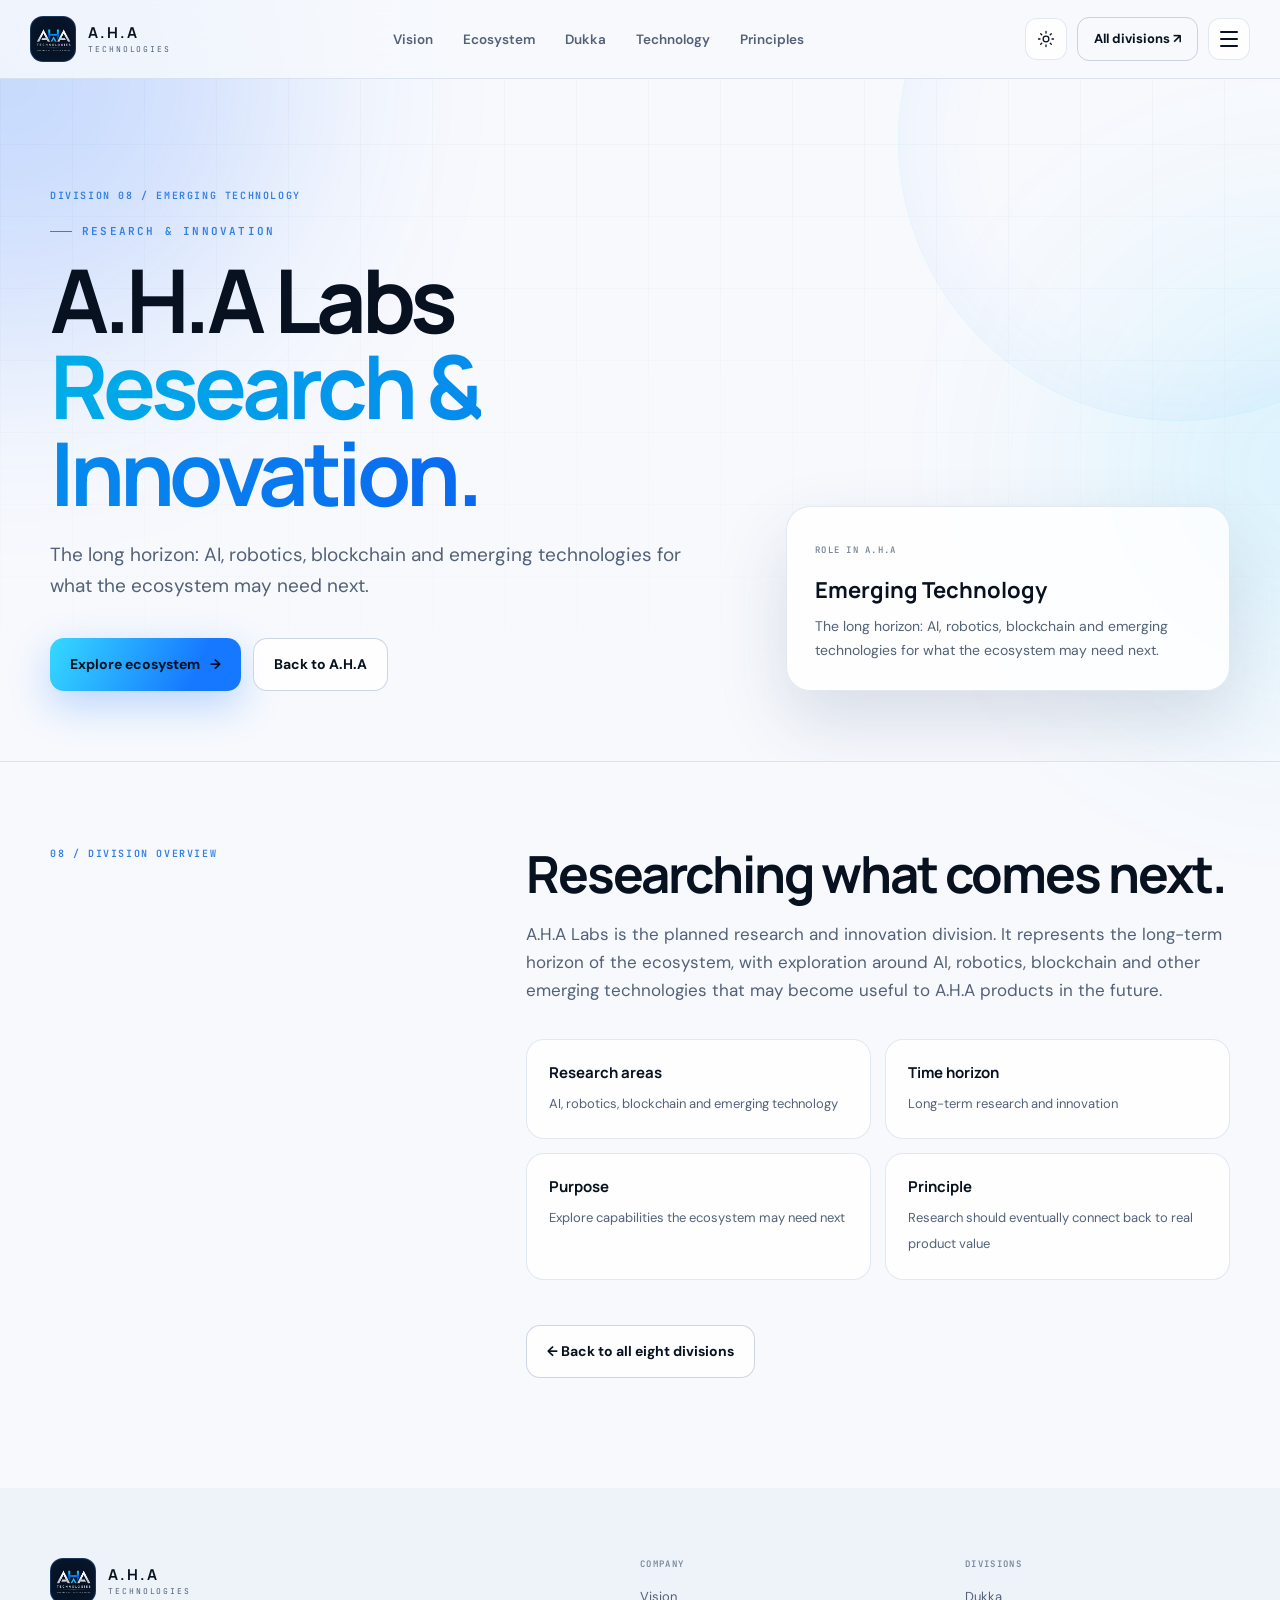
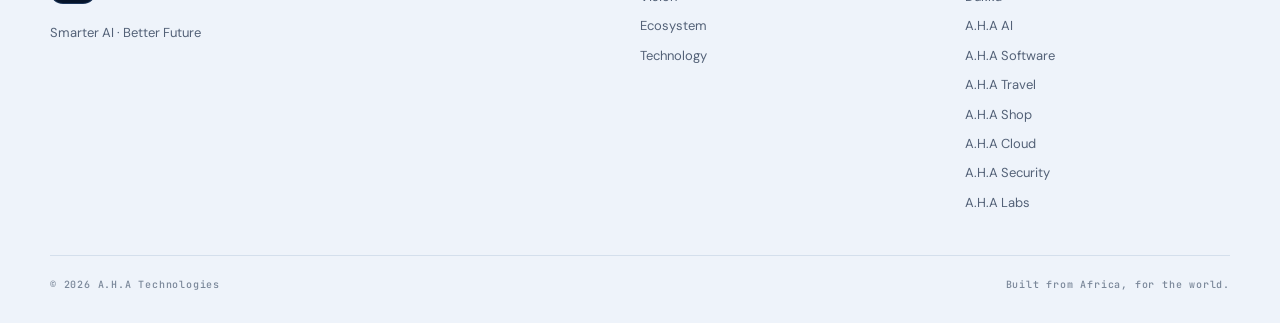
<file: aha-labs.html>
<!DOCTYPE html><html lang="en" data-theme="dark"><head><meta charset="UTF-8"/><meta name="viewport" content="width=device-width, initial-scale=1.0"/><meta name="theme-color" content="#050814"/><meta name="description" content="A.H.A Labs — The long horizon: AI, robotics, blockchain and emerging technologies for what the ecosystem may need next."/><title>A.H.A Labs — A.H.A Technologies</title><link rel="preconnect" href="https://fonts.googleapis.com"/><link rel="preconnect" href="https://fonts.gstatic.com" crossorigin/><link href="https://fonts.googleapis.com/css2?family=DM+Sans:wght@400;500;600;700&family=Manrope:wght@400;500;600;700;800&family=JetBrains+Mono:wght@400;500;600&display=swap" rel="stylesheet"/><style>
:root{
  --bg:#050814;
  --bg-2:#080d1a;
  --panel:rgba(12,19,36,.78);
  --panel-solid:#0c1324;
  --panel-2:#101a30;
  --text:#f7f9ff;
  --muted:#9aa8c0;
  --muted-2:#65728b;
  --line:rgba(142,174,230,.14);
  --line-strong:rgba(142,174,230,.26);
  --blue:#1577ff;
  --cyan:#36d9ff;
  --blue-soft:#7fb5ff;
  --gold:#f1c96b;
  --shadow:0 30px 80px rgba(0,0,0,.34);
  --radius:26px;
  --header-bg:rgba(5,8,20,.72);
  --hero-card:linear-gradient(145deg,rgba(14,27,53,.90),rgba(5,10,24,.86));
}
html[data-theme="light"]{
  --bg:#f7f9fd;
  --bg-2:#eef3fa;
  --panel:rgba(255,255,255,.82);
  --panel-solid:#ffffff;
  --panel-2:#f4f7fb;
  --text:#08111f;
  --muted:#536177;
  --muted-2:#7a8799;
  --line:rgba(31,74,130,.12);
  --line-strong:rgba(31,74,130,.22);
  --blue:#0b68f0;
  --cyan:#00aee8;
  --blue-soft:#2f7fe8;
  --gold:#a87500;
  --shadow:0 30px 70px rgba(38,63,99,.15);
  --header-bg:rgba(247,249,253,.82);
  --hero-card:linear-gradient(145deg,#071326,#0b1c34);
}
*{box-sizing:border-box;margin:0;padding:0}
html{scroll-behavior:smooth}
body{font-family:'DM Sans',sans-serif;background:var(--bg);color:var(--text);line-height:1.65;overflow-x:hidden;transition:background .35s ease,color .35s ease}
a{color:inherit}button,input{font:inherit}.skip-link{position:fixed;left:16px;top:-80px;z-index:9999;background:var(--text);color:var(--bg);padding:10px 14px;border-radius:10px;text-decoration:none}.skip-link:focus{top:16px}.container{width:min(1180px,calc(100% - 48px));margin-inline:auto}.section-pad{padding:120px 0;position:relative}.grid-bg{position:fixed;inset:0;z-index:-5;background-image:linear-gradient(var(--line) 1px,transparent 1px),linear-gradient(90deg,var(--line) 1px,transparent 1px);background-size:72px 72px;opacity:.3;mask-image:linear-gradient(to bottom,black,transparent 88%)}.ambient{position:fixed;border-radius:999px;filter:blur(120px);opacity:.2;pointer-events:none;z-index:-4}.ambient-one{width:520px;height:520px;background:#075dff;left:-250px;top:-180px}.ambient-two{width:420px;height:420px;background:#00c6ff;right:-240px;top:260px;opacity:.12}.site-header{position:sticky;top:0;z-index:100;border-bottom:1px solid var(--line);background:var(--header-bg);backdrop-filter:blur(22px);-webkit-backdrop-filter:blur(22px)}.nav-shell{height:78px;width:min(1220px,calc(100% - 40px));margin:auto;display:flex;align-items:center;justify-content:space-between;gap:30px}.brand{display:flex;align-items:center;gap:12px;text-decoration:none;min-width:max-content}.brand-mark{width:46px;height:46px;border-radius:13px;display:grid;place-items:center;background:#07101f;border:1px solid rgba(91,160,255,.26);box-shadow:inset 0 0 25px rgba(20,118,255,.1)}.brand-mark img{width:39px;height:auto;display:block}.brand-copy{display:flex;flex-direction:column;line-height:1}.brand-copy strong{font-family:'Manrope',sans-serif;letter-spacing:.13em;font-size:15px}.brand-copy small{font-family:'JetBrains Mono',monospace;font-size:8px;letter-spacing:.24em;color:var(--muted);margin-top:5px}.nav-links{display:flex;gap:30px;list-style:none}.nav-links a{text-decoration:none;color:var(--muted);font-size:13.5px;font-weight:600;transition:.25s}.nav-links a:hover,.nav-links a.active{color:var(--text)}.nav-actions{display:flex;align-items:center;gap:10px}.nav-cta{padding:10px 16px;border:1px solid var(--line-strong);border-radius:12px;text-decoration:none;font-size:13px;font-weight:700;transition:.25s}.nav-cta:hover{border-color:rgba(54,217,255,.55);background:rgba(54,217,255,.06);transform:translateY(-1px)}.theme-toggle{width:42px;height:42px;border:1px solid var(--line);border-radius:12px;background:var(--panel);display:grid;place-items:center;color:var(--text);cursor:pointer}.theme-toggle svg{width:18px;height:18px;fill:none;stroke:currentColor;stroke-width:1.7;stroke-linecap:round;stroke-linejoin:round}.theme-toggle .sun-icon{display:none}html[data-theme="light"] .theme-toggle .moon-icon{display:none}html[data-theme="light"] .theme-toggle .sun-icon{display:block}.hamburger{display:none;width:42px;height:42px;border:1px solid var(--line);border-radius:12px;background:var(--panel);padding:11px;cursor:pointer}.hamburger span{height:2px;background:var(--text);display:block;border-radius:4px;transition:.25s}.hamburger span+span{margin-top:5px}.hamburger[aria-expanded="true"] span:nth-child(1){transform:translateY(7px) rotate(45deg)}.hamburger[aria-expanded="true"] span:nth-child(2){opacity:0}.hamburger[aria-expanded="true"] span:nth-child(3){transform:translateY(-7px) rotate(-45deg)}
.hero{min-height:calc(100svh - 78px);display:flex;align-items:center;border-bottom:1px solid var(--line);overflow:hidden}.hero::before{content:"";position:absolute;inset:0;background:radial-gradient(circle at 74% 44%,rgba(0,156,255,.14),transparent 32%),linear-gradient(115deg,transparent 30%,rgba(31,104,255,.03) 45%,transparent 57%);pointer-events:none}.hero-glow{position:absolute;width:760px;height:760px;border:1px solid rgba(54,217,255,.1);border-radius:50%;right:-220px;top:0;box-shadow:0 0 100px rgba(21,119,255,.08) inset}.hero-grid{display:grid;grid-template-columns:1.12fr .88fr;gap:70px;align-items:center}.eyebrow{font-family:'JetBrains Mono',monospace;text-transform:uppercase;letter-spacing:.2em;font-size:11px;color:var(--blue-soft);font-weight:600;display:flex;align-items:center;gap:10px}.eyebrow span{display:inline-block;width:22px;height:1px;background:currentColor}.eyebrow.gold{color:var(--gold)}.hero h1,.section-heading h2,.vision h2,.dukka-intro h2,.roadmap-head h2,.closing h2{font-family:'Manrope',sans-serif;font-weight:700;letter-spacing:-.045em;line-height:1.02}.hero h1{font-size:clamp(48px,6vw,78px);max-width:760px;margin:22px 0 26px}.hero h1 em,.section-heading h2 em,.dukka-intro h2 em,.roadmap-head h2 em,.closing h2 em{font-style:normal;background:linear-gradient(100deg,var(--cyan),var(--blue));-webkit-background-clip:text;background-clip:text;color:transparent}.hero-lede{font-size:18px;color:var(--muted);max-width:650px}.hero-lede strong{color:var(--text);font-weight:600}.hero-actions{display:flex;gap:12px;flex-wrap:wrap;margin-top:36px}.btn{display:inline-flex;align-items:center;justify-content:center;gap:10px;padding:14px 20px;border-radius:14px;text-decoration:none;font-size:14px;font-weight:700;transition:.25s}.btn-primary{color:#03101d;background:linear-gradient(115deg,#36d9ff,#1677ff 76%);box-shadow:0 14px 40px rgba(21,119,255,.28)}.btn-primary:hover{transform:translateY(-2px);box-shadow:0 18px 48px rgba(21,119,255,.36)}.btn-secondary{border:1px solid var(--line-strong);background:var(--panel);color:var(--text)}.btn-secondary:hover{border-color:rgba(54,217,255,.48);transform:translateY(-2px)}.hero-trust{margin-top:56px;display:flex;gap:34px;flex-wrap:wrap}.hero-trust div{display:flex;flex-direction:column}.hero-trust strong{font-family:'Manrope',sans-serif;font-size:25px}.hero-trust span{font-size:12px;color:var(--muted);margin-top:1px}.hero-visual{height:540px;position:relative;display:grid;place-items:center}.visual-ring{position:absolute;border-radius:50%;border:1px solid rgba(89,174,255,.12)}.ring-one{width:500px;height:500px;animation:spin 28s linear infinite}.ring-one::before,.ring-one::after{content:"";position:absolute;width:7px;height:7px;background:var(--cyan);border-radius:50%;box-shadow:0 0 22px var(--cyan)}.ring-one::before{left:31px;top:115px}.ring-one::after{right:60px;bottom:78px}.ring-two{width:385px;height:385px;border-style:dashed;animation:spinReverse 22s linear infinite}.hero-logo-card{width:min(380px,82%);aspect-ratio:1.06;border-radius:38px;background:var(--hero-card);border:1px solid rgba(95,164,255,.22);display:flex;flex-direction:column;align-items:center;justify-content:center;position:relative;box-shadow:var(--shadow),inset 0 0 80px rgba(20,117,255,.07);overflow:hidden}.hero-logo-card::before{content:"";position:absolute;inset:0;background:linear-gradient(120deg,transparent 20%,rgba(255,255,255,.04),transparent 60%)}.hero-logo-card img{width:77%;position:relative;z-index:2;filter:drop-shadow(0 20px 35px rgba(0,0,0,.25))}.logo-halo{position:absolute;width:250px;height:250px;background:radial-gradient(circle,rgba(0,198,255,.24),transparent 65%);filter:blur(20px)}.logo-caption{position:absolute;bottom:25px;font-family:'JetBrains Mono',monospace;color:#cbd6e7;font-size:10px;letter-spacing:.15em;display:flex;align-items:center;gap:8px}.live-dot{width:7px;height:7px;background:#23d5ff;border-radius:50%;box-shadow:0 0 15px #23d5ff}.floating-chip{position:absolute;background:var(--panel);border:1px solid var(--line-strong);backdrop-filter:blur(12px);border-radius:999px;padding:8px 13px;font:600 9px 'JetBrains Mono';letter-spacing:.12em;color:var(--muted);box-shadow:var(--shadow)}.chip-ai{top:88px;right:16px}.chip-fintech{bottom:92px;left:-2px}.chip-cloud{bottom:42px;right:34px}.scroll-cue{position:absolute;bottom:24px;left:50%;transform:translateX(-50%);display:flex;gap:10px;align-items:center;font:500 10px 'JetBrains Mono';letter-spacing:.1em;color:var(--muted-2);text-transform:uppercase}.scroll-cue span{width:34px;height:1px;background:var(--line-strong)}@keyframes spin{to{transform:rotate(360deg)}}@keyframes spinReverse{to{transform:rotate(-360deg)}}
.marquee-wrap{overflow:hidden;border-bottom:1px solid var(--line);background:var(--bg-2);padding:17px 0}.marquee-track{display:flex;width:max-content;align-items:center;gap:26px;animation:marquee 32s linear infinite;font:600 11px 'JetBrains Mono';letter-spacing:.16em;color:var(--muted-2)}.marquee-track i{font-style:normal;color:var(--blue);font-size:8px}@keyframes marquee{to{transform:translateX(-50%)}}
.vision{border-bottom:1px solid var(--line)}.vision-grid{display:grid;grid-template-columns:.72fr 1.28fr;gap:80px}.section-index{margin-top:24px;font:500 10px 'JetBrains Mono';letter-spacing:.18em;color:var(--muted-2)}.vision h2{font-size:clamp(40px,5vw,62px);margin-bottom:30px}.vision h2 span{color:var(--muted-2)}.vision-copy>p{font-size:18px;color:var(--muted);max-width:710px}.vision-quote{margin-top:40px;border-left:2px solid var(--cyan);padding:14px 0 14px 22px;font-size:18px;color:var(--muted)}.vision-quote strong{color:var(--text)}
.ecosystem{border-bottom:1px solid var(--line);overflow:hidden}.section-heading{display:grid;grid-template-columns:1fr .85fr;align-items:end;gap:80px;margin-bottom:70px}.section-heading h2{font-size:clamp(40px,5vw,60px);margin-top:18px}.section-heading>p{color:var(--muted);font-size:17px;padding-bottom:5px}.orbit-shell{height:580px;position:relative;display:grid;place-items:center;margin-bottom:70px;border:1px solid var(--line);border-radius:var(--radius);background:radial-gradient(circle at center,rgba(22,113,255,.13),transparent 42%),linear-gradient(180deg,var(--panel),transparent);overflow:hidden}.orbit-shell::before,.orbit-shell::after{content:"";position:absolute;border:1px solid var(--line);border-radius:50%}.orbit-shell::before{width:420px;height:420px}.orbit-shell::after{width:660px;height:660px}.orbit-lines{position:absolute;width:84%;height:1px;background:var(--line);box-shadow:0 0 0 transparent;transform:rotate(28deg)}.orbit-lines::before{content:"";position:absolute;width:100%;height:1px;background:var(--line);transform:rotate(57deg)}.orbit-core{width:150px;height:150px;border-radius:50%;display:flex;flex-direction:column;align-items:center;justify-content:center;background:#071121;border:1px solid rgba(54,217,255,.35);box-shadow:0 0 70px rgba(21,119,255,.22);z-index:2}.orbit-core img{width:98px}.orbit-core span{font:600 8px 'JetBrains Mono';letter-spacing:.14em;color:#7990ac;margin-top:4px}.orbit-node{position:absolute;z-index:2;min-width:112px;padding:13px 14px;border:1px solid var(--line-strong);background:var(--panel);backdrop-filter:blur(12px);border-radius:16px;display:flex;flex-direction:column;box-shadow:0 16px 50px rgba(0,0,0,.12)}.orbit-node b{font-family:'Manrope';font-size:13px}.orbit-node small{font:500 9px 'JetBrains Mono';color:var(--muted-2);text-transform:uppercase;letter-spacing:.08em}.node-1{left:11%;top:17%;border-color:rgba(241,201,107,.42)}.node-2{left:43%;top:8%;border-color:rgba(54,217,255,.42)}.node-3{right:11%;top:17%;border-color:rgba(157,132,255,.42)}.node-4{left:7%;top:49%}.node-5{right:7%;top:49%}.node-6{left:14%;bottom:13%}.node-7{left:44%;bottom:7%;border-color:rgba(241,201,107,.34)}.node-8{right:14%;bottom:13%;border-color:rgba(98,214,144,.36)}.eco-grid{display:grid;grid-template-columns:repeat(4,1fr);gap:14px}.eco-card{min-height:270px;padding:26px;border:1px solid var(--line);border-radius:20px;background:linear-gradient(160deg,var(--panel),transparent);position:relative;transition:.28s}.eco-card:hover{transform:translateY(-5px);border-color:rgba(83,166,255,.34);box-shadow:var(--shadow)}.eco-card.featured{background:linear-gradient(150deg,rgba(21,119,255,.16),var(--panel));border-color:rgba(54,217,255,.3)}.card-no{font:600 10px 'JetBrains Mono';color:var(--blue-soft)}.card-tag{position:absolute;right:24px;top:26px;font:500 8px 'JetBrains Mono';letter-spacing:.12em;color:var(--muted-2)}.eco-card h3{font:700 20px 'Manrope';margin:52px 0 10px}.eco-card p{font-size:14px;color:var(--muted)}.eco-card a{display:inline-block;margin-top:18px;color:var(--cyan);font-size:13px;font-weight:700;text-decoration:none}
.dukka-section{overflow:hidden;border-bottom:1px solid var(--line);background:linear-gradient(180deg,var(--bg-2),var(--bg))}.dukka-orb{position:absolute;width:700px;height:700px;background:radial-gradient(circle,rgba(241,201,107,.09),transparent 65%);right:-300px;top:-100px}.dukka-intro{display:grid;grid-template-columns:1fr 1fr;gap:80px;align-items:end;margin-bottom:54px}.dukka-wordmark{font:700 15px 'JetBrains Mono';letter-spacing:.38em;color:var(--gold);margin-top:22px}.dukka-intro h2{font-size:clamp(48px,6vw,70px);margin-top:8px}.dukka-description p{font-size:18px;color:var(--muted)}.dukka-pillars{display:flex;flex-wrap:wrap;gap:8px;margin-top:26px}.dukka-pillars span{border:1px solid rgba(241,201,107,.32);color:var(--gold);padding:7px 12px;border-radius:999px;font:600 9px 'JetBrains Mono';letter-spacing:.12em}.dukka-dashboard{display:grid;grid-template-columns:.8fr 1.2fr;gap:60px;padding:46px;border:1px solid rgba(241,201,107,.18);border-radius:28px;background:linear-gradient(145deg,rgba(241,201,107,.045),var(--panel));box-shadow:var(--shadow);margin-bottom:100px}.mini-label{font:600 9px 'JetBrains Mono';letter-spacing:.15em;color:var(--gold)}.dash-side h3{font:700 28px 'Manrope';margin:13px 0 10px}.dash-side p{font-size:14px;color:var(--muted)}.status-row{margin-top:28px;padding-top:20px;border-top:1px solid var(--line);display:flex;gap:10px;color:var(--muted);font-size:12px}.status-dot{width:8px;height:8px;border-radius:50%;background:#34e1a5;box-shadow:0 0 16px #34e1a5;margin-top:6px}.feature-cloud{display:flex;flex-wrap:wrap;gap:10px;align-content:center}.feature-cloud span{padding:10px 13px;border-radius:12px;background:var(--panel-2);border:1px solid var(--line);font-size:12px;color:var(--muted)}.feature-cloud span.hot{border-color:rgba(241,201,107,.35);color:var(--gold)}.roadmap-head{max-width:760px;margin-bottom:50px}.roadmap-head h2{font-size:clamp(42px,5vw,60px);margin:18px 0 20px}.roadmap-head p{color:var(--muted);font-size:17px}.roadmap{display:grid;grid-template-columns:repeat(3,1fr);gap:14px}.phase-card{padding:30px;border:1px solid var(--line);border-radius:22px;background:var(--panel);position:relative;overflow:hidden;min-height:360px}.phase-card.active{border-color:rgba(54,217,255,.3);background:linear-gradient(150deg,rgba(21,119,255,.13),var(--panel))}.phase-top{display:flex;justify-content:space-between;gap:12px;font:600 9px 'JetBrains Mono';letter-spacing:.12em}.phase-top span{color:var(--blue-soft)}.phase-top b{color:var(--muted-2)}.phase-card h3{font:700 23px 'Manrope';margin:40px 0 12px}.phase-card p,.phase-card li{color:var(--muted);font-size:14px}.phase-card ol{margin:20px 0 0 18px}.phase-card li{padding:3px 0}.phase-line{position:absolute;left:30px;right:30px;bottom:26px;height:2px;background:var(--line)}.phase-line i{display:block;width:32%;height:100%;background:linear-gradient(90deg,var(--blue),var(--cyan));box-shadow:0 0 14px rgba(54,217,255,.35)}.phase-card:nth-child(2) .phase-line i{width:66%}.phase-card:nth-child(3) .phase-line i{width:100%}
.technology{border-bottom:1px solid var(--line)}.tech-grid{display:grid;grid-template-columns:repeat(3,1fr);gap:14px}.tech-card{min-height:220px;padding:25px;border:1px solid var(--line);border-radius:20px;background:var(--panel);display:flex;gap:20px;transition:.28s}.tech-card:hover{transform:translateY(-4px);border-color:rgba(54,217,255,.28)}.tech-icon{font:600 10px 'JetBrains Mono';color:var(--blue-soft);width:34px;height:34px;border:1px solid var(--line-strong);border-radius:10px;display:grid;place-items:center;flex:none}.tech-card small{font:600 9px 'JetBrains Mono';letter-spacing:.14em;color:var(--muted-2)}.tech-card h3{font:700 18px 'Manrope';margin:26px 0 10px}.tech-card p{font:500 12px 'JetBrains Mono';color:var(--muted);line-height:1.9}.principle-note{margin-top:40px;padding:28px 30px;border-left:2px solid var(--cyan);background:var(--panel);display:grid;grid-template-columns:190px 1fr;gap:30px}.principle-note span{font:600 9px 'JetBrains Mono';letter-spacing:.14em;color:var(--blue-soft)}.principle-note p{font-size:14px;color:var(--muted)}
.principles{border-bottom:1px solid var(--line)}.principles-grid{display:grid;grid-template-columns:repeat(3,1fr);gap:14px}.principle-card{padding:28px;min-height:220px;border:1px solid var(--line);border-radius:20px;background:linear-gradient(160deg,var(--panel),transparent)}.principle-card>span{font:600 10px 'JetBrains Mono';color:var(--blue-soft)}.principle-card h3{font:700 19px 'Manrope';margin:42px 0 10px}.principle-card p{color:var(--muted);font-size:14px}
.closing{padding-bottom:90px}.closing-card{min-height:480px;border:1px solid rgba(76,163,255,.28);border-radius:34px;background:linear-gradient(135deg,#08172d,#06101f 48%,#071933);position:relative;overflow:hidden;display:grid;grid-template-columns:1.1fr .9fr;align-items:center;padding:70px}.closing-grid{position:absolute;inset:0;background-image:linear-gradient(rgba(102,162,255,.08) 1px,transparent 1px),linear-gradient(90deg,rgba(102,162,255,.08) 1px,transparent 1px);background-size:50px 50px;mask-image:linear-gradient(90deg,black,transparent)}.closing-copy{position:relative;z-index:2;color:#f7f9ff}.closing-copy .eyebrow{color:#70baff}.closing h2{font-size:clamp(40px,5vw,58px);margin:20px 0}.closing-copy>p{color:#9db0ca;max-width:620px;margin-bottom:30px}.closing-logo{position:relative;z-index:2;display:grid;place-items:center}.closing-logo img{width:min(320px,90%);filter:drop-shadow(0 30px 50px rgba(0,0,0,.3))}
.site-footer{padding:70px 0 32px;background:var(--bg-2)}.footer-grid{display:grid;grid-template-columns:2fr 1fr 1fr;gap:60px;padding-bottom:42px}.footer-main p{color:var(--muted);font-size:13px;margin-top:18px}.footer-col{display:flex;flex-direction:column;gap:8px}.footer-col h4{font:600 9px 'JetBrains Mono';letter-spacing:.15em;color:var(--muted-2);margin-bottom:8px}.footer-col a{text-decoration:none;color:var(--muted);font-size:13px}.footer-col a:hover{color:var(--text)}.footer-note{padding:25px 0;border-top:1px solid var(--line);color:var(--muted-2);font-size:11px;max-width:1180px}.footer-bottom{padding-top:22px;border-top:1px solid var(--line);display:flex;justify-content:space-between;gap:20px;flex-wrap:wrap;color:var(--muted-2);font:500 10px 'JetBrains Mono';letter-spacing:.08em}.reveal{opacity:0;transform:translateY(24px);transition:opacity .75s ease,transform .75s cubic-bezier(.22,1,.36,1)}.reveal.in-view{opacity:1;transform:none}.delay-1{transition-delay:.08s}.delay-2{transition-delay:.16s}
@media (prefers-reduced-motion:reduce){*{scroll-behavior:auto!important;animation:none!important;transition-duration:.01ms!important}.reveal{opacity:1;transform:none}}
@media (max-width:1050px){.nav-links{gap:18px}.nav-cta{display:none}.hero-grid{grid-template-columns:1fr 1fr;gap:30px}.hero-visual{height:480px}.eco-grid{grid-template-columns:repeat(2,1fr)}.tech-grid,.principles-grid{grid-template-columns:repeat(2,1fr)}}
@media (max-width:820px){.section-pad{padding:90px 0}.container{width:min(100% - 32px,1180px)}.nav-shell{width:calc(100% - 24px);height:70px}.brand-copy{display:none}.hamburger{display:block}.nav-links{position:absolute;left:12px;right:12px;top:78px;display:flex;flex-direction:column;gap:0;background:var(--panel-solid);border:1px solid var(--line);border-radius:18px;padding:9px;box-shadow:var(--shadow);opacity:0;visibility:hidden;transform:translateY(-8px);transition:.25s}.nav-links.open{opacity:1;visibility:visible;transform:none}.nav-links li{width:100%}.nav-links a{display:block;padding:13px 14px;border-radius:10px}.nav-links a:hover{background:var(--panel-2)}.hero{min-height:auto;padding-top:90px}.hero-grid{grid-template-columns:1fr}.hero h1{font-size:clamp(44px,12vw,64px)}.hero-visual{height:460px;order:-1}.hero-logo-card{width:320px}.hero-trust{margin-top:40px}.scroll-cue{display:none}.vision-grid,.section-heading,.dukka-intro,.dukka-dashboard,.closing-card{grid-template-columns:1fr;gap:34px}.orbit-shell{height:520px}.orbit-shell::after{width:560px;height:560px}.node-1{left:4%}.node-3{right:4%}.node-4{left:2%}.node-5{right:2%}.node-6{left:6%}.node-8{right:6%}.roadmap{grid-template-columns:1fr}.phase-card{min-height:300px}.closing-card{padding:52px 36px}.closing-logo img{width:230px}.footer-grid{grid-template-columns:1.5fr 1fr 1fr}.principle-note{grid-template-columns:1fr;gap:10px}}
@media (max-width:590px){.section-pad{padding:72px 0}.hero{padding-top:68px}.hero-copy{text-align:left}.hero-visual{height:340px}.ring-one{width:350px;height:350px}.ring-two{width:275px;height:275px}.hero-logo-card{width:245px;border-radius:28px}.logo-caption{font-size:8px;bottom:18px}.floating-chip{display:none}.hero h1{font-size:43px}.hero-lede,.vision-copy>p,.dukka-description p,.section-heading>p{font-size:16px}.hero-actions .btn{width:100%}.hero-trust{gap:20px}.hero-trust div{min-width:28%}.section-heading h2,.vision h2,.dukka-intro h2,.roadmap-head h2,.closing h2{font-size:39px}.vision-grid{gap:38px}.orbit-shell{height:460px;border-radius:22px}.orbit-shell::before{width:300px;height:300px}.orbit-shell::after{width:460px;height:460px}.orbit-core{width:110px;height:110px}.orbit-core img{width:78px}.orbit-node{min-width:90px;padding:9px 10px}.orbit-node b{font-size:10px}.orbit-node small{font-size:7px}.node-1{left:3%;top:18%}.node-2{left:40%;top:6%}.node-3{right:3%;top:18%}.node-4{left:1%;top:48%}.node-5{right:1%;top:48%}.node-6{left:6%;bottom:12%}.node-7{left:40%;bottom:6%}.node-8{right:6%;bottom:12%}.eco-grid,.tech-grid,.principles-grid{grid-template-columns:1fr}.eco-card{min-height:230px}.dukka-dashboard{padding:28px}.roadmap-head{margin-bottom:32px}.principle-note{padding:24px}.closing-card{padding:40px 24px;min-height:0}.closing-logo{display:none}.footer-grid{grid-template-columns:1fr 1fr;gap:36px}.footer-main{grid-column:1/-1}.footer-bottom{flex-direction:column}.brand-copy{display:flex}.site-header .brand-copy{display:none}}


/* ===== DIVISION HAMBURGER / DRAWER ===== */
.hamburger{display:block;position:relative;z-index:302}
.menu-overlay{position:fixed;inset:0;background:rgba(1,5,13,.58);backdrop-filter:blur(5px);-webkit-backdrop-filter:blur(5px);z-index:250;opacity:0;visibility:hidden;transition:opacity .28s ease,visibility .28s ease}
.menu-overlay.open{opacity:1;visibility:visible}
.division-drawer{position:fixed;top:0;right:0;z-index:300;width:min(470px,100%);height:100vh;max-height:100%;padding:26px;background:var(--panel-solid);background:color-mix(in srgb,var(--panel-solid) 94%,transparent);border-left:1px solid var(--line-strong);box-shadow:-30px 0 80px rgba(0,0,0,.32);transform:translateX(105%);visibility:hidden;transition:transform .36s cubic-bezier(.22,1,.36,1),visibility .36s;overflow:auto}
.division-drawer.open{transform:translateX(0);visibility:visible}
body.menu-open{overflow:hidden}
.drawer-head{display:flex;align-items:flex-start;justify-content:space-between;gap:22px;padding:10px 4px 24px;border-bottom:1px solid var(--line)}
.drawer-kicker{font:600 9px 'JetBrains Mono';letter-spacing:.18em;color:var(--blue-soft)}
.drawer-head h2{font:700 31px/1.05 'Manrope';letter-spacing:-.04em;margin-top:10px}.drawer-head h2 em{font-style:normal;color:var(--cyan)}
.drawer-close{width:44px;height:44px;flex:none;border:1px solid var(--line);border-radius:14px;background:var(--panel);color:var(--text);font-size:27px;line-height:1;cursor:pointer;transition:.2s}.drawer-close:hover{border-color:var(--cyan);transform:rotate(4deg)}
.division-list{display:grid;margin-top:14px}
.division-list a{display:grid;grid-template-columns:38px 1fr auto;align-items:center;gap:13px;padding:17px 10px;border-bottom:1px solid var(--line);text-decoration:none;border-radius:13px;transition:background .2s,transform .2s,border-color .2s}
.division-list a:hover{background:var(--panel-2);transform:translateX(-3px);border-color:var(--line-strong)}
.division-list a>span{font:600 10px 'JetBrains Mono';color:var(--blue-soft)}
.division-list a div{display:flex;flex-direction:column;min-width:0}.division-list strong{font:700 16px 'Manrope';color:var(--text)}.division-list small{font-size:11px;color:var(--muted);margin-top:2px}.division-list a>b{color:var(--cyan);font-weight:500}
.drawer-footer{display:flex;gap:8px;flex-wrap:wrap;padding-top:22px}.drawer-footer a{padding:9px 11px;border:1px solid var(--line);border-radius:10px;text-decoration:none;font-size:11px;color:var(--muted)}.drawer-footer a:hover{color:var(--text);border-color:var(--line-strong)}
.orbit-node{text-decoration:none;color:inherit;cursor:pointer}.orbit-node:hover{border-color:rgba(54,217,255,.6)!important;box-shadow:0 8px 30px rgba(21,119,255,.15);transform:translateY(-2px)}
.division-link{display:inline-flex!important;align-items:center;gap:7px;margin-top:18px;color:var(--cyan)!important;font-size:13px!important;font-weight:700!important;text-decoration:none!important}.division-link:hover{gap:11px}

/* ===== DIVISION DETAIL PAGES ===== */
.division-page{min-height:100vh}.division-hero{padding:110px 0 70px;border-bottom:1px solid var(--line);position:relative;overflow:hidden}.division-hero::after{content:"";position:absolute;width:560px;height:560px;border:1px solid rgba(54,217,255,.10);border-radius:50%;right:-180px;top:-220px;box-shadow:0 0 100px rgba(21,119,255,.06) inset;pointer-events:none}.division-hero-grid{display:grid;grid-template-columns:1.2fr .8fr;gap:70px;align-items:end}.division-no{font:600 10px 'JetBrains Mono';letter-spacing:.16em;color:var(--blue-soft);margin-bottom:20px}.division-hero h1{font:700 clamp(52px,7vw,88px)/.98 'Manrope';letter-spacing:-.055em;margin:16px 0 24px}.division-hero h1 em{font-style:normal;background:linear-gradient(100deg,var(--cyan),var(--blue));-webkit-background-clip:text;background-clip:text;color:transparent}.division-lede{font-size:19px;color:var(--muted);max-width:720px}.division-role-card{border:1px solid var(--line);border-radius:24px;padding:28px;background:var(--panel);box-shadow:var(--shadow)}.division-role-card small{font:600 9px 'JetBrains Mono';letter-spacing:.14em;color:var(--muted-2)}.division-role-card h2{font:700 22px 'Manrope';margin:14px 0 10px}.division-role-card p{color:var(--muted);font-size:14px}.division-body{padding:85px 0 110px}.division-content-grid{display:grid;grid-template-columns:.72fr 1.28fr;gap:80px}.division-side-label{font:600 10px 'JetBrains Mono';letter-spacing:.16em;color:var(--blue-soft)}.division-copy h2{font:700 clamp(34px,4vw,52px)/1.05 'Manrope';letter-spacing:-.04em;margin-bottom:20px}.division-copy>p{font-size:17px;color:var(--muted);max-width:780px}.division-facts{display:grid;grid-template-columns:repeat(2,1fr);gap:14px;margin-top:34px}.division-fact{padding:22px;border:1px solid var(--line);border-radius:18px;background:var(--panel)}.division-fact strong{display:block;font:700 15px 'Manrope';margin-bottom:7px}.division-fact span{font-size:13px;color:var(--muted)}.division-back{margin-top:45px}.division-back .btn{border:1px solid var(--line-strong);background:var(--panel)}
@media(max-width:820px){.nav-links{display:none!important}.division-drawer{width:min(100%,440px)}.division-hero{padding-top:85px}.division-hero-grid,.division-content-grid{grid-template-columns:1fr;gap:36px}.division-facts{grid-template-columns:1fr}.division-role-card{max-width:560px}}
@media(max-width:520px){.division-drawer{padding:18px}.drawer-head h2{font-size:27px}.division-list a{padding:14px 8px}.division-hero h1{font-size:48px}.division-lede{font-size:17px}}

.hamburger:focus-visible,.drawer-close:focus-visible,.division-list a:focus-visible{outline:2px solid var(--cyan);outline-offset:3px}

</style></head><body><a class="skip-link" href="#main">Skip to content</a><div class="ambient ambient-one" aria-hidden="true"></div><div class="ambient ambient-two" aria-hidden="true"></div><div class="grid-bg" aria-hidden="true"></div><header class="site-header" id="top"><nav class="nav-shell" aria-label="Primary navigation"><a class="brand" href="index.html" aria-label="A.H.A Technologies home"><span class="brand-mark"><img src="assets/aha-logo.png" alt="" /></span><span class="brand-copy"><strong>A.H.A</strong><small>TECHNOLOGIES</small></span></a><ul class="nav-links"><li><a href="index.html#vision">Vision</a></li><li><a href="index.html#ecosystem">Ecosystem</a></li><li><a href="dukka.html">Dukka</a></li><li><a href="index.html#technology">Technology</a></li><li><a href="index.html#principles">Principles</a></li></ul><div class="nav-actions"><button class="theme-toggle" id="themeToggle" type="button" aria-label="Switch to light mode" title="Change theme"><svg class="moon-icon" viewBox="0 0 24 24" aria-hidden="true"><path d="M21 12.7A8.5 8.5 0 1 1 11.3 3a6.7 6.7 0 0 0 9.7 9.7Z"/></svg><svg class="sun-icon" viewBox="0 0 24 24" aria-hidden="true"><circle cx="12" cy="12" r="3.8"/><path d="M12 2v2M12 20v2M4.93 4.93l1.41 1.41M17.66 17.66l1.41 1.41M2 12h2M20 12h2M4.93 19.07l1.41-1.41M17.66 6.34l1.41-1.41"/></svg></button><a href="index.html#ecosystem" class="nav-cta">All divisions <span>↗</span></a><button class="hamburger" id="menuToggle" type="button" aria-label="Open divisions menu" aria-expanded="false" aria-controls="division-menu"><span></span><span></span><span></span></button></div></nav></header><div class="menu-overlay" id="menuOverlay" aria-hidden="true"></div>
  <aside class="division-drawer" id="division-menu" aria-label="A.H.A divisions" aria-hidden="true">
    <div class="drawer-head"><div><span class="drawer-kicker">A.H.A ECOSYSTEM</span><h2>One core. <em>Eight divisions.</em></h2></div><button class="drawer-close" id="menuClose" type="button" aria-label="Close menu">×</button></div>
    <nav class="division-list" aria-label="Division pages">
      <a href="dukka.html"><span>01</span><div><strong>Dukka</strong><small>Flagship · Fintech</small></div><b>↗</b></a>
      <a href="aha-ai.html"><span>02</span><div><strong>A.H.A AI</strong><small>Intelligence Layer</small></div><b>↗</b></a>
      <a href="aha-software.html"><span>03</span><div><strong>A.H.A Software</strong><small>Enterprise Systems</small></div><b>↗</b></a>
      <a href="aha-travel.html"><span>04</span><div><strong>A.H.A Travel</strong><small>Travel & Booking</small></div><b>↗</b></a>
      <a href="aha-shop.html"><span>05</span><div><strong>A.H.A Shop</strong><small>Marketplace & Retail</small></div><b>↗</b></a>
      <a href="aha-cloud.html"><span>06</span><div><strong>A.H.A Cloud</strong><small>Infrastructure</small></div><b>↗</b></a>
      <a href="aha-security.html"><span>07</span><div><strong>A.H.A Security</strong><small>Trust & Protection</small></div><b>↗</b></a>
      <a href="aha-labs.html"><span>08</span><div><strong>A.H.A Labs</strong><small>Research & Innovation</small></div><b>↗</b></a>
    </nav>
    <div class="drawer-footer"><a href="index.html#vision">Vision</a><a href="index.html#technology">Technology</a><a href="index.html#principles">Principles</a></div>
  </aside><main id="main" class="division-page"><section class="division-hero"><div class="container division-hero-grid"><div class="reveal"><div class="division-no">DIVISION 08 / EMERGING TECHNOLOGY</div><div class="eyebrow"><span></span>Research & Innovation</div><h1>A.H.A Labs<br/><em>Research & Innovation.</em></h1><p class="division-lede">The long horizon: AI, robotics, blockchain and emerging technologies for what the ecosystem may need next.</p><div class="hero-actions"><a class="btn btn-primary" href="index.html#ecosystem">Explore ecosystem <span>→</span></a><a class="btn btn-secondary" href="index.html">Back to A.H.A</a></div></div><aside class="division-role-card reveal delay-1"><small>ROLE IN A.H.A</small><h2>Emerging Technology</h2><p>The long horizon: AI, robotics, blockchain and emerging technologies for what the ecosystem may need next.</p></aside></div></section><section class="division-body"><div class="container division-content-grid"><div><div class="division-side-label">08 / DIVISION OVERVIEW</div></div><div class="division-copy reveal"><h2>Researching what comes next.</h2><p>A.H.A Labs is the planned research and innovation division. It represents the long-term horizon of the ecosystem, with exploration around AI, robotics, blockchain and other emerging technologies that may become useful to A.H.A products in the future.</p><div class="division-facts"><div class="division-fact"><strong>Research areas</strong><span>AI, robotics, blockchain and emerging technology</span></div><div class="division-fact"><strong>Time horizon</strong><span>Long-term research and innovation</span></div><div class="division-fact"><strong>Purpose</strong><span>Explore capabilities the ecosystem may need next</span></div><div class="division-fact"><strong>Principle</strong><span>Research should eventually connect back to real product value</span></div></div><div class="division-back"><a class="btn btn-secondary" href="index.html#ecosystem">← Back to all eight divisions</a></div></div></div></section></main><footer class="site-footer"><div class="container"><div class="footer-grid"><div class="footer-main"><a class="brand" href="index.html"><span class="brand-mark"><img src="assets/aha-logo.png" alt="" /></span><span class="brand-copy"><strong>A.H.A</strong><small>TECHNOLOGIES</small></span></a><p>Smarter AI · Better Future</p></div><div class="footer-col"><h4>COMPANY</h4><a href="index.html#vision">Vision</a><a href="index.html#ecosystem">Ecosystem</a><a href="index.html#technology">Technology</a></div><div class="footer-col"><h4>DIVISIONS</h4><a href="dukka.html">Dukka</a><a href="aha-ai.html">A.H.A AI</a><a href="aha-software.html">A.H.A Software</a><a href="aha-travel.html">A.H.A Travel</a><a href="aha-shop.html">A.H.A Shop</a><a href="aha-cloud.html">A.H.A Cloud</a><a href="aha-security.html">A.H.A Security</a><a href="aha-labs.html">A.H.A Labs</a></div></div><div class="footer-bottom"><span>© 2026 A.H.A Technologies</span><span>Built from Africa, for the world.</span></div></div></footer><script>
(function () {
  'use strict';

  const html = document.documentElement;
  const menuToggle = document.getElementById('menuToggle');
  const divisionMenu = document.getElementById('division-menu');
  const menuOverlay = document.getElementById('menuOverlay');
  const menuClose = document.getElementById('menuClose');
  const themeToggle = document.getElementById('themeToggle');

  function setMenu(open) {
    if (!menuToggle || !divisionMenu || !menuOverlay) return;

    divisionMenu.classList.toggle('open', open);
    menuOverlay.classList.toggle('open', open);
    document.body.classList.toggle('menu-open', open);

    menuToggle.setAttribute('aria-expanded', String(open));
    menuToggle.setAttribute('aria-label', open ? 'Close divisions menu' : 'Open divisions menu');
    divisionMenu.setAttribute('aria-hidden', String(!open));
    menuOverlay.setAttribute('aria-hidden', String(!open));

    if (open && menuClose) {
      window.setTimeout(() => menuClose.focus(), 50);
    }
  }

  if (menuToggle && divisionMenu) {
    menuToggle.addEventListener('click', function () {
      setMenu(!divisionMenu.classList.contains('open'));
    });
  }

  if (menuClose) {
    menuClose.addEventListener('click', function () {
      setMenu(false);
      if (menuToggle) menuToggle.focus();
    });
  }

  if (menuOverlay) {
    menuOverlay.addEventListener('click', function () {
      setMenu(false);
    });
  }

  if (divisionMenu) {
    divisionMenu.querySelectorAll('a').forEach(function (link) {
      link.addEventListener('click', function () {
        setMenu(false);
      });
    });
  }

  document.addEventListener('keydown', function (event) {
    if (event.key === 'Escape' && divisionMenu && divisionMenu.classList.contains('open')) {
      setMenu(false);
      if (menuToggle) menuToggle.focus();
    }
  });

  function updateThemeLabel() {
    if (!themeToggle) return;
    const isDark = html.dataset.theme !== 'light';
    themeToggle.setAttribute('aria-label', isDark ? 'Switch to light mode' : 'Switch to dark mode');
  }

  let savedTheme = null;
  try {
    savedTheme = window.localStorage.getItem('aha-theme');
  } catch (error) {
    savedTheme = null;
  }

  let preferredLight = false;
  try {
    preferredLight = window.matchMedia && window.matchMedia('(prefers-color-scheme: light)').matches;
  } catch (error) {
    preferredLight = false;
  }

  html.dataset.theme = savedTheme || (preferredLight ? 'light' : 'dark');
  updateThemeLabel();

  if (themeToggle) {
    themeToggle.addEventListener('click', function () {
      html.dataset.theme = html.dataset.theme === 'dark' ? 'light' : 'dark';
      try {
        window.localStorage.setItem('aha-theme', html.dataset.theme);
      } catch (error) {
        // Theme still works even when storage is unavailable (for example file:// previews).
      }
      updateThemeLabel();
    });
  }

  const reveals = document.querySelectorAll('.reveal');
  if ('IntersectionObserver' in window) {
    const observer = new IntersectionObserver(function (entries) {
      entries.forEach(function (entry) {
        if (entry.isIntersecting) {
          entry.target.classList.add('in-view');
          observer.unobserve(entry.target);
        }
      });
    }, { threshold: 0.12 });
    reveals.forEach(function (el) { observer.observe(el); });
  } else {
    reveals.forEach(function (el) { el.classList.add('in-view'); });
  }

  const sections = Array.from(document.querySelectorAll('main section[id]'));
  const navLinks = Array.from(document.querySelectorAll('.nav-links a'));
  if ('IntersectionObserver' in window && sections.length && navLinks.length) {
    const sectionObserver = new IntersectionObserver(function (entries) {
      entries.forEach(function (entry) {
        if (!entry.isIntersecting) return;
        navLinks.forEach(function (link) { link.classList.remove('active'); });
        const active = navLinks.find(function (link) {
          return link.getAttribute('href') === '#' + entry.target.id;
        });
        if (active) active.classList.add('active');
      });
    }, { rootMargin: '-35% 0px -55% 0px', threshold: 0 });
    sections.forEach(function (section) { sectionObserver.observe(section); });
  }
})();

</script></body></html>
</file>
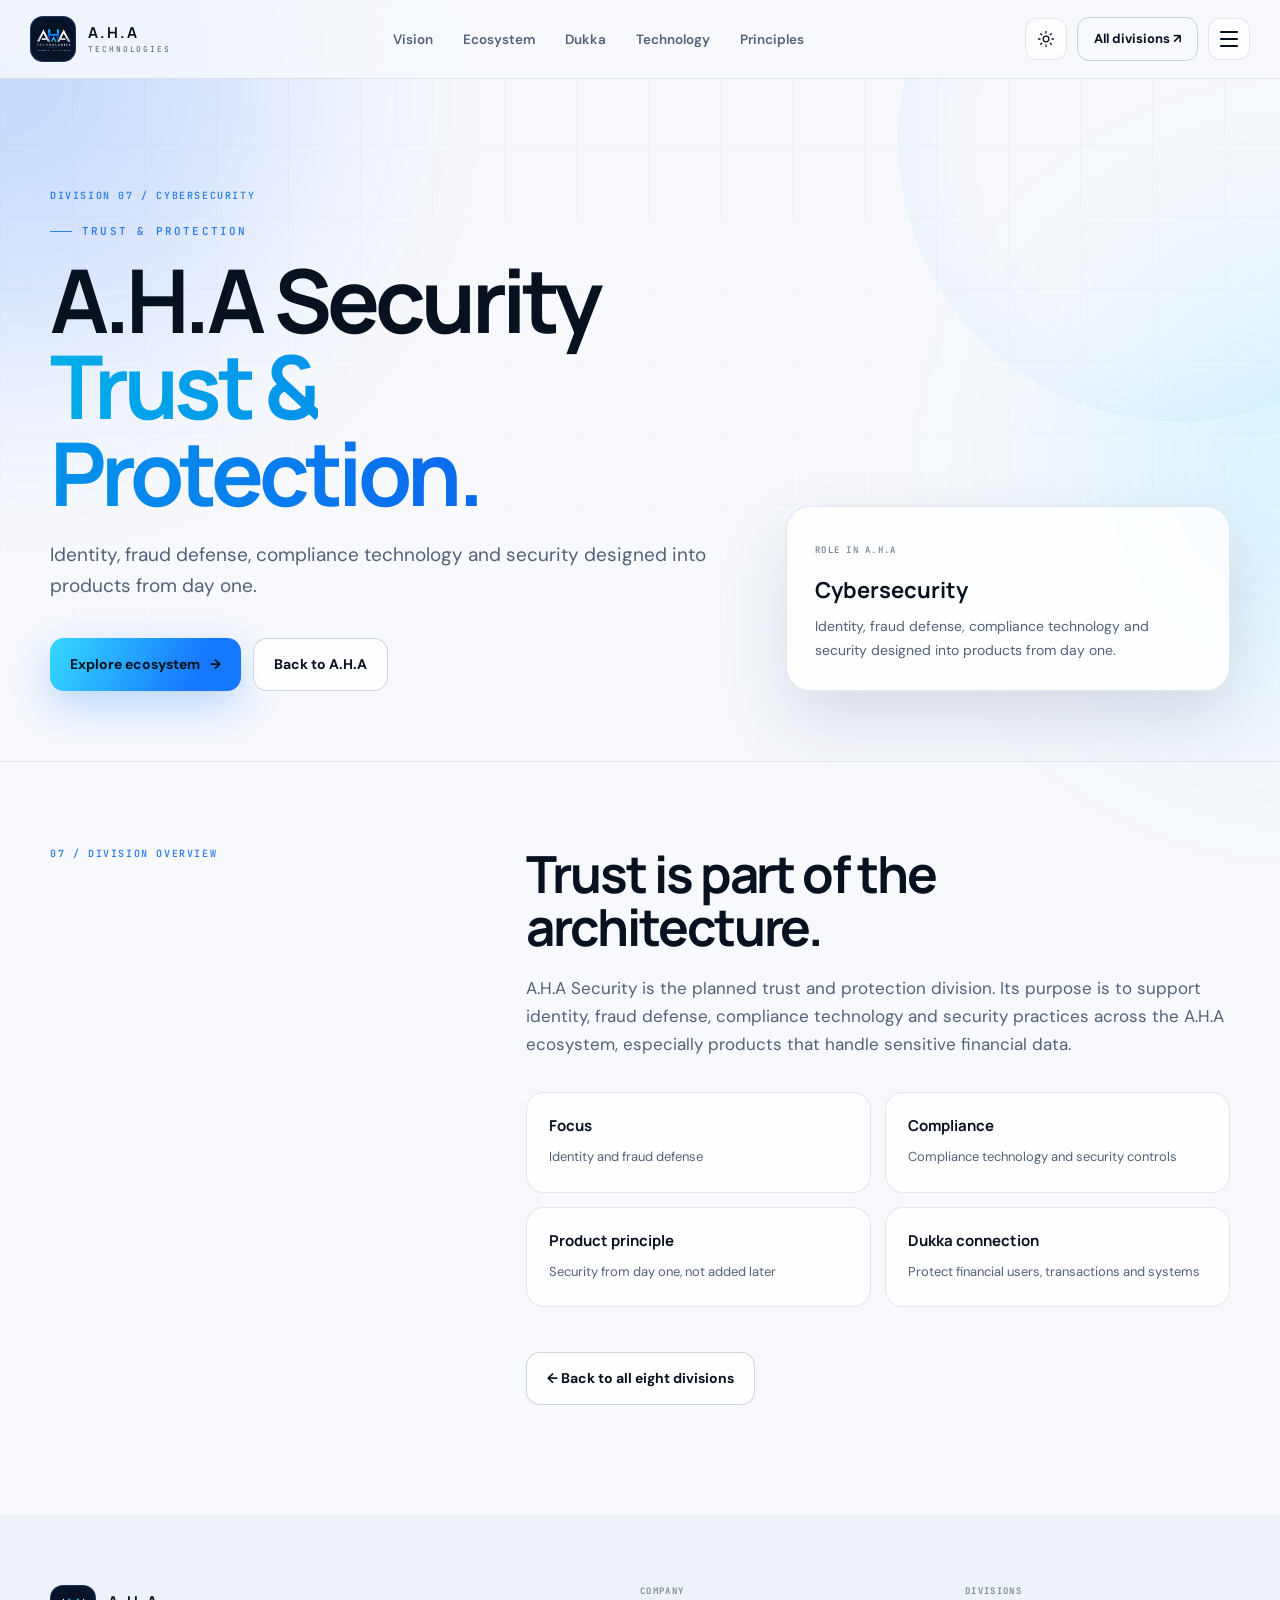
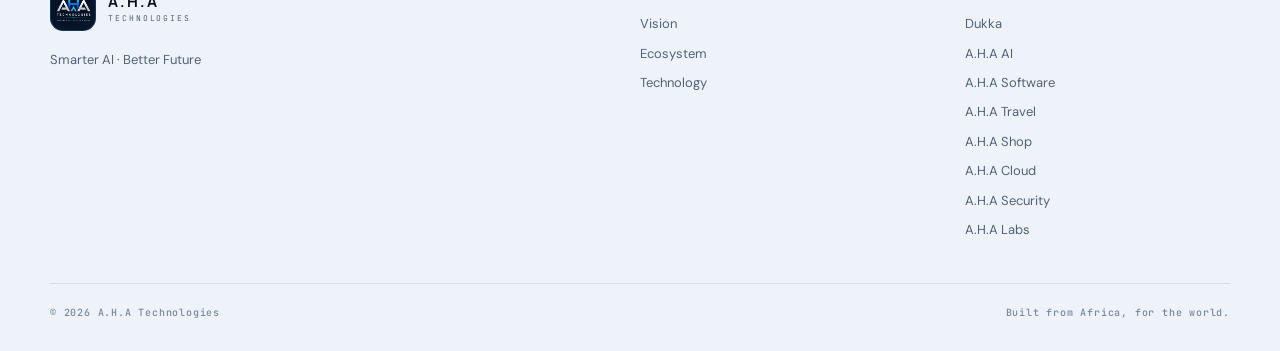
<file: aha-security.html>
<!DOCTYPE html><html lang="en" data-theme="dark"><head><meta charset="UTF-8"/><meta name="viewport" content="width=device-width, initial-scale=1.0"/><meta name="theme-color" content="#050814"/><meta name="description" content="A.H.A Security — Identity, fraud defense, compliance technology and security designed into products from day one."/><title>A.H.A Security — A.H.A Technologies</title><link rel="preconnect" href="https://fonts.googleapis.com"/><link rel="preconnect" href="https://fonts.gstatic.com" crossorigin/><link href="https://fonts.googleapis.com/css2?family=DM+Sans:wght@400;500;600;700&family=Manrope:wght@400;500;600;700;800&family=JetBrains+Mono:wght@400;500;600&display=swap" rel="stylesheet"/><style>
:root{
  --bg:#050814;
  --bg-2:#080d1a;
  --panel:rgba(12,19,36,.78);
  --panel-solid:#0c1324;
  --panel-2:#101a30;
  --text:#f7f9ff;
  --muted:#9aa8c0;
  --muted-2:#65728b;
  --line:rgba(142,174,230,.14);
  --line-strong:rgba(142,174,230,.26);
  --blue:#1577ff;
  --cyan:#36d9ff;
  --blue-soft:#7fb5ff;
  --gold:#f1c96b;
  --shadow:0 30px 80px rgba(0,0,0,.34);
  --radius:26px;
  --header-bg:rgba(5,8,20,.72);
  --hero-card:linear-gradient(145deg,rgba(14,27,53,.90),rgba(5,10,24,.86));
}
html[data-theme="light"]{
  --bg:#f7f9fd;
  --bg-2:#eef3fa;
  --panel:rgba(255,255,255,.82);
  --panel-solid:#ffffff;
  --panel-2:#f4f7fb;
  --text:#08111f;
  --muted:#536177;
  --muted-2:#7a8799;
  --line:rgba(31,74,130,.12);
  --line-strong:rgba(31,74,130,.22);
  --blue:#0b68f0;
  --cyan:#00aee8;
  --blue-soft:#2f7fe8;
  --gold:#a87500;
  --shadow:0 30px 70px rgba(38,63,99,.15);
  --header-bg:rgba(247,249,253,.82);
  --hero-card:linear-gradient(145deg,#071326,#0b1c34);
}
*{box-sizing:border-box;margin:0;padding:0}
html{scroll-behavior:smooth}
body{font-family:'DM Sans',sans-serif;background:var(--bg);color:var(--text);line-height:1.65;overflow-x:hidden;transition:background .35s ease,color .35s ease}
a{color:inherit}button,input{font:inherit}.skip-link{position:fixed;left:16px;top:-80px;z-index:9999;background:var(--text);color:var(--bg);padding:10px 14px;border-radius:10px;text-decoration:none}.skip-link:focus{top:16px}.container{width:min(1180px,calc(100% - 48px));margin-inline:auto}.section-pad{padding:120px 0;position:relative}.grid-bg{position:fixed;inset:0;z-index:-5;background-image:linear-gradient(var(--line) 1px,transparent 1px),linear-gradient(90deg,var(--line) 1px,transparent 1px);background-size:72px 72px;opacity:.3;mask-image:linear-gradient(to bottom,black,transparent 88%)}.ambient{position:fixed;border-radius:999px;filter:blur(120px);opacity:.2;pointer-events:none;z-index:-4}.ambient-one{width:520px;height:520px;background:#075dff;left:-250px;top:-180px}.ambient-two{width:420px;height:420px;background:#00c6ff;right:-240px;top:260px;opacity:.12}.site-header{position:sticky;top:0;z-index:100;border-bottom:1px solid var(--line);background:var(--header-bg);backdrop-filter:blur(22px);-webkit-backdrop-filter:blur(22px)}.nav-shell{height:78px;width:min(1220px,calc(100% - 40px));margin:auto;display:flex;align-items:center;justify-content:space-between;gap:30px}.brand{display:flex;align-items:center;gap:12px;text-decoration:none;min-width:max-content}.brand-mark{width:46px;height:46px;border-radius:13px;display:grid;place-items:center;background:#07101f;border:1px solid rgba(91,160,255,.26);box-shadow:inset 0 0 25px rgba(20,118,255,.1)}.brand-mark img{width:39px;height:auto;display:block}.brand-copy{display:flex;flex-direction:column;line-height:1}.brand-copy strong{font-family:'Manrope',sans-serif;letter-spacing:.13em;font-size:15px}.brand-copy small{font-family:'JetBrains Mono',monospace;font-size:8px;letter-spacing:.24em;color:var(--muted);margin-top:5px}.nav-links{display:flex;gap:30px;list-style:none}.nav-links a{text-decoration:none;color:var(--muted);font-size:13.5px;font-weight:600;transition:.25s}.nav-links a:hover,.nav-links a.active{color:var(--text)}.nav-actions{display:flex;align-items:center;gap:10px}.nav-cta{padding:10px 16px;border:1px solid var(--line-strong);border-radius:12px;text-decoration:none;font-size:13px;font-weight:700;transition:.25s}.nav-cta:hover{border-color:rgba(54,217,255,.55);background:rgba(54,217,255,.06);transform:translateY(-1px)}.theme-toggle{width:42px;height:42px;border:1px solid var(--line);border-radius:12px;background:var(--panel);display:grid;place-items:center;color:var(--text);cursor:pointer}.theme-toggle svg{width:18px;height:18px;fill:none;stroke:currentColor;stroke-width:1.7;stroke-linecap:round;stroke-linejoin:round}.theme-toggle .sun-icon{display:none}html[data-theme="light"] .theme-toggle .moon-icon{display:none}html[data-theme="light"] .theme-toggle .sun-icon{display:block}.hamburger{display:none;width:42px;height:42px;border:1px solid var(--line);border-radius:12px;background:var(--panel);padding:11px;cursor:pointer}.hamburger span{height:2px;background:var(--text);display:block;border-radius:4px;transition:.25s}.hamburger span+span{margin-top:5px}.hamburger[aria-expanded="true"] span:nth-child(1){transform:translateY(7px) rotate(45deg)}.hamburger[aria-expanded="true"] span:nth-child(2){opacity:0}.hamburger[aria-expanded="true"] span:nth-child(3){transform:translateY(-7px) rotate(-45deg)}
.hero{min-height:calc(100svh - 78px);display:flex;align-items:center;border-bottom:1px solid var(--line);overflow:hidden}.hero::before{content:"";position:absolute;inset:0;background:radial-gradient(circle at 74% 44%,rgba(0,156,255,.14),transparent 32%),linear-gradient(115deg,transparent 30%,rgba(31,104,255,.03) 45%,transparent 57%);pointer-events:none}.hero-glow{position:absolute;width:760px;height:760px;border:1px solid rgba(54,217,255,.1);border-radius:50%;right:-220px;top:0;box-shadow:0 0 100px rgba(21,119,255,.08) inset}.hero-grid{display:grid;grid-template-columns:1.12fr .88fr;gap:70px;align-items:center}.eyebrow{font-family:'JetBrains Mono',monospace;text-transform:uppercase;letter-spacing:.2em;font-size:11px;color:var(--blue-soft);font-weight:600;display:flex;align-items:center;gap:10px}.eyebrow span{display:inline-block;width:22px;height:1px;background:currentColor}.eyebrow.gold{color:var(--gold)}.hero h1,.section-heading h2,.vision h2,.dukka-intro h2,.roadmap-head h2,.closing h2{font-family:'Manrope',sans-serif;font-weight:700;letter-spacing:-.045em;line-height:1.02}.hero h1{font-size:clamp(48px,6vw,78px);max-width:760px;margin:22px 0 26px}.hero h1 em,.section-heading h2 em,.dukka-intro h2 em,.roadmap-head h2 em,.closing h2 em{font-style:normal;background:linear-gradient(100deg,var(--cyan),var(--blue));-webkit-background-clip:text;background-clip:text;color:transparent}.hero-lede{font-size:18px;color:var(--muted);max-width:650px}.hero-lede strong{color:var(--text);font-weight:600}.hero-actions{display:flex;gap:12px;flex-wrap:wrap;margin-top:36px}.btn{display:inline-flex;align-items:center;justify-content:center;gap:10px;padding:14px 20px;border-radius:14px;text-decoration:none;font-size:14px;font-weight:700;transition:.25s}.btn-primary{color:#03101d;background:linear-gradient(115deg,#36d9ff,#1677ff 76%);box-shadow:0 14px 40px rgba(21,119,255,.28)}.btn-primary:hover{transform:translateY(-2px);box-shadow:0 18px 48px rgba(21,119,255,.36)}.btn-secondary{border:1px solid var(--line-strong);background:var(--panel);color:var(--text)}.btn-secondary:hover{border-color:rgba(54,217,255,.48);transform:translateY(-2px)}.hero-trust{margin-top:56px;display:flex;gap:34px;flex-wrap:wrap}.hero-trust div{display:flex;flex-direction:column}.hero-trust strong{font-family:'Manrope',sans-serif;font-size:25px}.hero-trust span{font-size:12px;color:var(--muted);margin-top:1px}.hero-visual{height:540px;position:relative;display:grid;place-items:center}.visual-ring{position:absolute;border-radius:50%;border:1px solid rgba(89,174,255,.12)}.ring-one{width:500px;height:500px;animation:spin 28s linear infinite}.ring-one::before,.ring-one::after{content:"";position:absolute;width:7px;height:7px;background:var(--cyan);border-radius:50%;box-shadow:0 0 22px var(--cyan)}.ring-one::before{left:31px;top:115px}.ring-one::after{right:60px;bottom:78px}.ring-two{width:385px;height:385px;border-style:dashed;animation:spinReverse 22s linear infinite}.hero-logo-card{width:min(380px,82%);aspect-ratio:1.06;border-radius:38px;background:var(--hero-card);border:1px solid rgba(95,164,255,.22);display:flex;flex-direction:column;align-items:center;justify-content:center;position:relative;box-shadow:var(--shadow),inset 0 0 80px rgba(20,117,255,.07);overflow:hidden}.hero-logo-card::before{content:"";position:absolute;inset:0;background:linear-gradient(120deg,transparent 20%,rgba(255,255,255,.04),transparent 60%)}.hero-logo-card img{width:77%;position:relative;z-index:2;filter:drop-shadow(0 20px 35px rgba(0,0,0,.25))}.logo-halo{position:absolute;width:250px;height:250px;background:radial-gradient(circle,rgba(0,198,255,.24),transparent 65%);filter:blur(20px)}.logo-caption{position:absolute;bottom:25px;font-family:'JetBrains Mono',monospace;color:#cbd6e7;font-size:10px;letter-spacing:.15em;display:flex;align-items:center;gap:8px}.live-dot{width:7px;height:7px;background:#23d5ff;border-radius:50%;box-shadow:0 0 15px #23d5ff}.floating-chip{position:absolute;background:var(--panel);border:1px solid var(--line-strong);backdrop-filter:blur(12px);border-radius:999px;padding:8px 13px;font:600 9px 'JetBrains Mono';letter-spacing:.12em;color:var(--muted);box-shadow:var(--shadow)}.chip-ai{top:88px;right:16px}.chip-fintech{bottom:92px;left:-2px}.chip-cloud{bottom:42px;right:34px}.scroll-cue{position:absolute;bottom:24px;left:50%;transform:translateX(-50%);display:flex;gap:10px;align-items:center;font:500 10px 'JetBrains Mono';letter-spacing:.1em;color:var(--muted-2);text-transform:uppercase}.scroll-cue span{width:34px;height:1px;background:var(--line-strong)}@keyframes spin{to{transform:rotate(360deg)}}@keyframes spinReverse{to{transform:rotate(-360deg)}}
.marquee-wrap{overflow:hidden;border-bottom:1px solid var(--line);background:var(--bg-2);padding:17px 0}.marquee-track{display:flex;width:max-content;align-items:center;gap:26px;animation:marquee 32s linear infinite;font:600 11px 'JetBrains Mono';letter-spacing:.16em;color:var(--muted-2)}.marquee-track i{font-style:normal;color:var(--blue);font-size:8px}@keyframes marquee{to{transform:translateX(-50%)}}
.vision{border-bottom:1px solid var(--line)}.vision-grid{display:grid;grid-template-columns:.72fr 1.28fr;gap:80px}.section-index{margin-top:24px;font:500 10px 'JetBrains Mono';letter-spacing:.18em;color:var(--muted-2)}.vision h2{font-size:clamp(40px,5vw,62px);margin-bottom:30px}.vision h2 span{color:var(--muted-2)}.vision-copy>p{font-size:18px;color:var(--muted);max-width:710px}.vision-quote{margin-top:40px;border-left:2px solid var(--cyan);padding:14px 0 14px 22px;font-size:18px;color:var(--muted)}.vision-quote strong{color:var(--text)}
.ecosystem{border-bottom:1px solid var(--line);overflow:hidden}.section-heading{display:grid;grid-template-columns:1fr .85fr;align-items:end;gap:80px;margin-bottom:70px}.section-heading h2{font-size:clamp(40px,5vw,60px);margin-top:18px}.section-heading>p{color:var(--muted);font-size:17px;padding-bottom:5px}.orbit-shell{height:580px;position:relative;display:grid;place-items:center;margin-bottom:70px;border:1px solid var(--line);border-radius:var(--radius);background:radial-gradient(circle at center,rgba(22,113,255,.13),transparent 42%),linear-gradient(180deg,var(--panel),transparent);overflow:hidden}.orbit-shell::before,.orbit-shell::after{content:"";position:absolute;border:1px solid var(--line);border-radius:50%}.orbit-shell::before{width:420px;height:420px}.orbit-shell::after{width:660px;height:660px}.orbit-lines{position:absolute;width:84%;height:1px;background:var(--line);box-shadow:0 0 0 transparent;transform:rotate(28deg)}.orbit-lines::before{content:"";position:absolute;width:100%;height:1px;background:var(--line);transform:rotate(57deg)}.orbit-core{width:150px;height:150px;border-radius:50%;display:flex;flex-direction:column;align-items:center;justify-content:center;background:#071121;border:1px solid rgba(54,217,255,.35);box-shadow:0 0 70px rgba(21,119,255,.22);z-index:2}.orbit-core img{width:98px}.orbit-core span{font:600 8px 'JetBrains Mono';letter-spacing:.14em;color:#7990ac;margin-top:4px}.orbit-node{position:absolute;z-index:2;min-width:112px;padding:13px 14px;border:1px solid var(--line-strong);background:var(--panel);backdrop-filter:blur(12px);border-radius:16px;display:flex;flex-direction:column;box-shadow:0 16px 50px rgba(0,0,0,.12)}.orbit-node b{font-family:'Manrope';font-size:13px}.orbit-node small{font:500 9px 'JetBrains Mono';color:var(--muted-2);text-transform:uppercase;letter-spacing:.08em}.node-1{left:11%;top:17%;border-color:rgba(241,201,107,.42)}.node-2{left:43%;top:8%;border-color:rgba(54,217,255,.42)}.node-3{right:11%;top:17%;border-color:rgba(157,132,255,.42)}.node-4{left:7%;top:49%}.node-5{right:7%;top:49%}.node-6{left:14%;bottom:13%}.node-7{left:44%;bottom:7%;border-color:rgba(241,201,107,.34)}.node-8{right:14%;bottom:13%;border-color:rgba(98,214,144,.36)}.eco-grid{display:grid;grid-template-columns:repeat(4,1fr);gap:14px}.eco-card{min-height:270px;padding:26px;border:1px solid var(--line);border-radius:20px;background:linear-gradient(160deg,var(--panel),transparent);position:relative;transition:.28s}.eco-card:hover{transform:translateY(-5px);border-color:rgba(83,166,255,.34);box-shadow:var(--shadow)}.eco-card.featured{background:linear-gradient(150deg,rgba(21,119,255,.16),var(--panel));border-color:rgba(54,217,255,.3)}.card-no{font:600 10px 'JetBrains Mono';color:var(--blue-soft)}.card-tag{position:absolute;right:24px;top:26px;font:500 8px 'JetBrains Mono';letter-spacing:.12em;color:var(--muted-2)}.eco-card h3{font:700 20px 'Manrope';margin:52px 0 10px}.eco-card p{font-size:14px;color:var(--muted)}.eco-card a{display:inline-block;margin-top:18px;color:var(--cyan);font-size:13px;font-weight:700;text-decoration:none}
.dukka-section{overflow:hidden;border-bottom:1px solid var(--line);background:linear-gradient(180deg,var(--bg-2),var(--bg))}.dukka-orb{position:absolute;width:700px;height:700px;background:radial-gradient(circle,rgba(241,201,107,.09),transparent 65%);right:-300px;top:-100px}.dukka-intro{display:grid;grid-template-columns:1fr 1fr;gap:80px;align-items:end;margin-bottom:54px}.dukka-wordmark{font:700 15px 'JetBrains Mono';letter-spacing:.38em;color:var(--gold);margin-top:22px}.dukka-intro h2{font-size:clamp(48px,6vw,70px);margin-top:8px}.dukka-description p{font-size:18px;color:var(--muted)}.dukka-pillars{display:flex;flex-wrap:wrap;gap:8px;margin-top:26px}.dukka-pillars span{border:1px solid rgba(241,201,107,.32);color:var(--gold);padding:7px 12px;border-radius:999px;font:600 9px 'JetBrains Mono';letter-spacing:.12em}.dukka-dashboard{display:grid;grid-template-columns:.8fr 1.2fr;gap:60px;padding:46px;border:1px solid rgba(241,201,107,.18);border-radius:28px;background:linear-gradient(145deg,rgba(241,201,107,.045),var(--panel));box-shadow:var(--shadow);margin-bottom:100px}.mini-label{font:600 9px 'JetBrains Mono';letter-spacing:.15em;color:var(--gold)}.dash-side h3{font:700 28px 'Manrope';margin:13px 0 10px}.dash-side p{font-size:14px;color:var(--muted)}.status-row{margin-top:28px;padding-top:20px;border-top:1px solid var(--line);display:flex;gap:10px;color:var(--muted);font-size:12px}.status-dot{width:8px;height:8px;border-radius:50%;background:#34e1a5;box-shadow:0 0 16px #34e1a5;margin-top:6px}.feature-cloud{display:flex;flex-wrap:wrap;gap:10px;align-content:center}.feature-cloud span{padding:10px 13px;border-radius:12px;background:var(--panel-2);border:1px solid var(--line);font-size:12px;color:var(--muted)}.feature-cloud span.hot{border-color:rgba(241,201,107,.35);color:var(--gold)}.roadmap-head{max-width:760px;margin-bottom:50px}.roadmap-head h2{font-size:clamp(42px,5vw,60px);margin:18px 0 20px}.roadmap-head p{color:var(--muted);font-size:17px}.roadmap{display:grid;grid-template-columns:repeat(3,1fr);gap:14px}.phase-card{padding:30px;border:1px solid var(--line);border-radius:22px;background:var(--panel);position:relative;overflow:hidden;min-height:360px}.phase-card.active{border-color:rgba(54,217,255,.3);background:linear-gradient(150deg,rgba(21,119,255,.13),var(--panel))}.phase-top{display:flex;justify-content:space-between;gap:12px;font:600 9px 'JetBrains Mono';letter-spacing:.12em}.phase-top span{color:var(--blue-soft)}.phase-top b{color:var(--muted-2)}.phase-card h3{font:700 23px 'Manrope';margin:40px 0 12px}.phase-card p,.phase-card li{color:var(--muted);font-size:14px}.phase-card ol{margin:20px 0 0 18px}.phase-card li{padding:3px 0}.phase-line{position:absolute;left:30px;right:30px;bottom:26px;height:2px;background:var(--line)}.phase-line i{display:block;width:32%;height:100%;background:linear-gradient(90deg,var(--blue),var(--cyan));box-shadow:0 0 14px rgba(54,217,255,.35)}.phase-card:nth-child(2) .phase-line i{width:66%}.phase-card:nth-child(3) .phase-line i{width:100%}
.technology{border-bottom:1px solid var(--line)}.tech-grid{display:grid;grid-template-columns:repeat(3,1fr);gap:14px}.tech-card{min-height:220px;padding:25px;border:1px solid var(--line);border-radius:20px;background:var(--panel);display:flex;gap:20px;transition:.28s}.tech-card:hover{transform:translateY(-4px);border-color:rgba(54,217,255,.28)}.tech-icon{font:600 10px 'JetBrains Mono';color:var(--blue-soft);width:34px;height:34px;border:1px solid var(--line-strong);border-radius:10px;display:grid;place-items:center;flex:none}.tech-card small{font:600 9px 'JetBrains Mono';letter-spacing:.14em;color:var(--muted-2)}.tech-card h3{font:700 18px 'Manrope';margin:26px 0 10px}.tech-card p{font:500 12px 'JetBrains Mono';color:var(--muted);line-height:1.9}.principle-note{margin-top:40px;padding:28px 30px;border-left:2px solid var(--cyan);background:var(--panel);display:grid;grid-template-columns:190px 1fr;gap:30px}.principle-note span{font:600 9px 'JetBrains Mono';letter-spacing:.14em;color:var(--blue-soft)}.principle-note p{font-size:14px;color:var(--muted)}
.principles{border-bottom:1px solid var(--line)}.principles-grid{display:grid;grid-template-columns:repeat(3,1fr);gap:14px}.principle-card{padding:28px;min-height:220px;border:1px solid var(--line);border-radius:20px;background:linear-gradient(160deg,var(--panel),transparent)}.principle-card>span{font:600 10px 'JetBrains Mono';color:var(--blue-soft)}.principle-card h3{font:700 19px 'Manrope';margin:42px 0 10px}.principle-card p{color:var(--muted);font-size:14px}
.closing{padding-bottom:90px}.closing-card{min-height:480px;border:1px solid rgba(76,163,255,.28);border-radius:34px;background:linear-gradient(135deg,#08172d,#06101f 48%,#071933);position:relative;overflow:hidden;display:grid;grid-template-columns:1.1fr .9fr;align-items:center;padding:70px}.closing-grid{position:absolute;inset:0;background-image:linear-gradient(rgba(102,162,255,.08) 1px,transparent 1px),linear-gradient(90deg,rgba(102,162,255,.08) 1px,transparent 1px);background-size:50px 50px;mask-image:linear-gradient(90deg,black,transparent)}.closing-copy{position:relative;z-index:2;color:#f7f9ff}.closing-copy .eyebrow{color:#70baff}.closing h2{font-size:clamp(40px,5vw,58px);margin:20px 0}.closing-copy>p{color:#9db0ca;max-width:620px;margin-bottom:30px}.closing-logo{position:relative;z-index:2;display:grid;place-items:center}.closing-logo img{width:min(320px,90%);filter:drop-shadow(0 30px 50px rgba(0,0,0,.3))}
.site-footer{padding:70px 0 32px;background:var(--bg-2)}.footer-grid{display:grid;grid-template-columns:2fr 1fr 1fr;gap:60px;padding-bottom:42px}.footer-main p{color:var(--muted);font-size:13px;margin-top:18px}.footer-col{display:flex;flex-direction:column;gap:8px}.footer-col h4{font:600 9px 'JetBrains Mono';letter-spacing:.15em;color:var(--muted-2);margin-bottom:8px}.footer-col a{text-decoration:none;color:var(--muted);font-size:13px}.footer-col a:hover{color:var(--text)}.footer-note{padding:25px 0;border-top:1px solid var(--line);color:var(--muted-2);font-size:11px;max-width:1180px}.footer-bottom{padding-top:22px;border-top:1px solid var(--line);display:flex;justify-content:space-between;gap:20px;flex-wrap:wrap;color:var(--muted-2);font:500 10px 'JetBrains Mono';letter-spacing:.08em}.reveal{opacity:0;transform:translateY(24px);transition:opacity .75s ease,transform .75s cubic-bezier(.22,1,.36,1)}.reveal.in-view{opacity:1;transform:none}.delay-1{transition-delay:.08s}.delay-2{transition-delay:.16s}
@media (prefers-reduced-motion:reduce){*{scroll-behavior:auto!important;animation:none!important;transition-duration:.01ms!important}.reveal{opacity:1;transform:none}}
@media (max-width:1050px){.nav-links{gap:18px}.nav-cta{display:none}.hero-grid{grid-template-columns:1fr 1fr;gap:30px}.hero-visual{height:480px}.eco-grid{grid-template-columns:repeat(2,1fr)}.tech-grid,.principles-grid{grid-template-columns:repeat(2,1fr)}}
@media (max-width:820px){.section-pad{padding:90px 0}.container{width:min(100% - 32px,1180px)}.nav-shell{width:calc(100% - 24px);height:70px}.brand-copy{display:none}.hamburger{display:block}.nav-links{position:absolute;left:12px;right:12px;top:78px;display:flex;flex-direction:column;gap:0;background:var(--panel-solid);border:1px solid var(--line);border-radius:18px;padding:9px;box-shadow:var(--shadow);opacity:0;visibility:hidden;transform:translateY(-8px);transition:.25s}.nav-links.open{opacity:1;visibility:visible;transform:none}.nav-links li{width:100%}.nav-links a{display:block;padding:13px 14px;border-radius:10px}.nav-links a:hover{background:var(--panel-2)}.hero{min-height:auto;padding-top:90px}.hero-grid{grid-template-columns:1fr}.hero h1{font-size:clamp(44px,12vw,64px)}.hero-visual{height:460px;order:-1}.hero-logo-card{width:320px}.hero-trust{margin-top:40px}.scroll-cue{display:none}.vision-grid,.section-heading,.dukka-intro,.dukka-dashboard,.closing-card{grid-template-columns:1fr;gap:34px}.orbit-shell{height:520px}.orbit-shell::after{width:560px;height:560px}.node-1{left:4%}.node-3{right:4%}.node-4{left:2%}.node-5{right:2%}.node-6{left:6%}.node-8{right:6%}.roadmap{grid-template-columns:1fr}.phase-card{min-height:300px}.closing-card{padding:52px 36px}.closing-logo img{width:230px}.footer-grid{grid-template-columns:1.5fr 1fr 1fr}.principle-note{grid-template-columns:1fr;gap:10px}}
@media (max-width:590px){.section-pad{padding:72px 0}.hero{padding-top:68px}.hero-copy{text-align:left}.hero-visual{height:340px}.ring-one{width:350px;height:350px}.ring-two{width:275px;height:275px}.hero-logo-card{width:245px;border-radius:28px}.logo-caption{font-size:8px;bottom:18px}.floating-chip{display:none}.hero h1{font-size:43px}.hero-lede,.vision-copy>p,.dukka-description p,.section-heading>p{font-size:16px}.hero-actions .btn{width:100%}.hero-trust{gap:20px}.hero-trust div{min-width:28%}.section-heading h2,.vision h2,.dukka-intro h2,.roadmap-head h2,.closing h2{font-size:39px}.vision-grid{gap:38px}.orbit-shell{height:460px;border-radius:22px}.orbit-shell::before{width:300px;height:300px}.orbit-shell::after{width:460px;height:460px}.orbit-core{width:110px;height:110px}.orbit-core img{width:78px}.orbit-node{min-width:90px;padding:9px 10px}.orbit-node b{font-size:10px}.orbit-node small{font-size:7px}.node-1{left:3%;top:18%}.node-2{left:40%;top:6%}.node-3{right:3%;top:18%}.node-4{left:1%;top:48%}.node-5{right:1%;top:48%}.node-6{left:6%;bottom:12%}.node-7{left:40%;bottom:6%}.node-8{right:6%;bottom:12%}.eco-grid,.tech-grid,.principles-grid{grid-template-columns:1fr}.eco-card{min-height:230px}.dukka-dashboard{padding:28px}.roadmap-head{margin-bottom:32px}.principle-note{padding:24px}.closing-card{padding:40px 24px;min-height:0}.closing-logo{display:none}.footer-grid{grid-template-columns:1fr 1fr;gap:36px}.footer-main{grid-column:1/-1}.footer-bottom{flex-direction:column}.brand-copy{display:flex}.site-header .brand-copy{display:none}}


/* ===== DIVISION HAMBURGER / DRAWER ===== */
.hamburger{display:block;position:relative;z-index:302}
.menu-overlay{position:fixed;inset:0;background:rgba(1,5,13,.58);backdrop-filter:blur(5px);-webkit-backdrop-filter:blur(5px);z-index:250;opacity:0;visibility:hidden;transition:opacity .28s ease,visibility .28s ease}
.menu-overlay.open{opacity:1;visibility:visible}
.division-drawer{position:fixed;top:0;right:0;z-index:300;width:min(470px,100%);height:100vh;max-height:100%;padding:26px;background:var(--panel-solid);background:color-mix(in srgb,var(--panel-solid) 94%,transparent);border-left:1px solid var(--line-strong);box-shadow:-30px 0 80px rgba(0,0,0,.32);transform:translateX(105%);visibility:hidden;transition:transform .36s cubic-bezier(.22,1,.36,1),visibility .36s;overflow:auto}
.division-drawer.open{transform:translateX(0);visibility:visible}
body.menu-open{overflow:hidden}
.drawer-head{display:flex;align-items:flex-start;justify-content:space-between;gap:22px;padding:10px 4px 24px;border-bottom:1px solid var(--line)}
.drawer-kicker{font:600 9px 'JetBrains Mono';letter-spacing:.18em;color:var(--blue-soft)}
.drawer-head h2{font:700 31px/1.05 'Manrope';letter-spacing:-.04em;margin-top:10px}.drawer-head h2 em{font-style:normal;color:var(--cyan)}
.drawer-close{width:44px;height:44px;flex:none;border:1px solid var(--line);border-radius:14px;background:var(--panel);color:var(--text);font-size:27px;line-height:1;cursor:pointer;transition:.2s}.drawer-close:hover{border-color:var(--cyan);transform:rotate(4deg)}
.division-list{display:grid;margin-top:14px}
.division-list a{display:grid;grid-template-columns:38px 1fr auto;align-items:center;gap:13px;padding:17px 10px;border-bottom:1px solid var(--line);text-decoration:none;border-radius:13px;transition:background .2s,transform .2s,border-color .2s}
.division-list a:hover{background:var(--panel-2);transform:translateX(-3px);border-color:var(--line-strong)}
.division-list a>span{font:600 10px 'JetBrains Mono';color:var(--blue-soft)}
.division-list a div{display:flex;flex-direction:column;min-width:0}.division-list strong{font:700 16px 'Manrope';color:var(--text)}.division-list small{font-size:11px;color:var(--muted);margin-top:2px}.division-list a>b{color:var(--cyan);font-weight:500}
.drawer-footer{display:flex;gap:8px;flex-wrap:wrap;padding-top:22px}.drawer-footer a{padding:9px 11px;border:1px solid var(--line);border-radius:10px;text-decoration:none;font-size:11px;color:var(--muted)}.drawer-footer a:hover{color:var(--text);border-color:var(--line-strong)}
.orbit-node{text-decoration:none;color:inherit;cursor:pointer}.orbit-node:hover{border-color:rgba(54,217,255,.6)!important;box-shadow:0 8px 30px rgba(21,119,255,.15);transform:translateY(-2px)}
.division-link{display:inline-flex!important;align-items:center;gap:7px;margin-top:18px;color:var(--cyan)!important;font-size:13px!important;font-weight:700!important;text-decoration:none!important}.division-link:hover{gap:11px}

/* ===== DIVISION DETAIL PAGES ===== */
.division-page{min-height:100vh}.division-hero{padding:110px 0 70px;border-bottom:1px solid var(--line);position:relative;overflow:hidden}.division-hero::after{content:"";position:absolute;width:560px;height:560px;border:1px solid rgba(54,217,255,.10);border-radius:50%;right:-180px;top:-220px;box-shadow:0 0 100px rgba(21,119,255,.06) inset;pointer-events:none}.division-hero-grid{display:grid;grid-template-columns:1.2fr .8fr;gap:70px;align-items:end}.division-no{font:600 10px 'JetBrains Mono';letter-spacing:.16em;color:var(--blue-soft);margin-bottom:20px}.division-hero h1{font:700 clamp(52px,7vw,88px)/.98 'Manrope';letter-spacing:-.055em;margin:16px 0 24px}.division-hero h1 em{font-style:normal;background:linear-gradient(100deg,var(--cyan),var(--blue));-webkit-background-clip:text;background-clip:text;color:transparent}.division-lede{font-size:19px;color:var(--muted);max-width:720px}.division-role-card{border:1px solid var(--line);border-radius:24px;padding:28px;background:var(--panel);box-shadow:var(--shadow)}.division-role-card small{font:600 9px 'JetBrains Mono';letter-spacing:.14em;color:var(--muted-2)}.division-role-card h2{font:700 22px 'Manrope';margin:14px 0 10px}.division-role-card p{color:var(--muted);font-size:14px}.division-body{padding:85px 0 110px}.division-content-grid{display:grid;grid-template-columns:.72fr 1.28fr;gap:80px}.division-side-label{font:600 10px 'JetBrains Mono';letter-spacing:.16em;color:var(--blue-soft)}.division-copy h2{font:700 clamp(34px,4vw,52px)/1.05 'Manrope';letter-spacing:-.04em;margin-bottom:20px}.division-copy>p{font-size:17px;color:var(--muted);max-width:780px}.division-facts{display:grid;grid-template-columns:repeat(2,1fr);gap:14px;margin-top:34px}.division-fact{padding:22px;border:1px solid var(--line);border-radius:18px;background:var(--panel)}.division-fact strong{display:block;font:700 15px 'Manrope';margin-bottom:7px}.division-fact span{font-size:13px;color:var(--muted)}.division-back{margin-top:45px}.division-back .btn{border:1px solid var(--line-strong);background:var(--panel)}
@media(max-width:820px){.nav-links{display:none!important}.division-drawer{width:min(100%,440px)}.division-hero{padding-top:85px}.division-hero-grid,.division-content-grid{grid-template-columns:1fr;gap:36px}.division-facts{grid-template-columns:1fr}.division-role-card{max-width:560px}}
@media(max-width:520px){.division-drawer{padding:18px}.drawer-head h2{font-size:27px}.division-list a{padding:14px 8px}.division-hero h1{font-size:48px}.division-lede{font-size:17px}}

.hamburger:focus-visible,.drawer-close:focus-visible,.division-list a:focus-visible{outline:2px solid var(--cyan);outline-offset:3px}

</style></head><body><a class="skip-link" href="#main">Skip to content</a><div class="ambient ambient-one" aria-hidden="true"></div><div class="ambient ambient-two" aria-hidden="true"></div><div class="grid-bg" aria-hidden="true"></div><header class="site-header" id="top"><nav class="nav-shell" aria-label="Primary navigation"><a class="brand" href="index.html" aria-label="A.H.A Technologies home"><span class="brand-mark"><img src="assets/aha-logo.png" alt="" /></span><span class="brand-copy"><strong>A.H.A</strong><small>TECHNOLOGIES</small></span></a><ul class="nav-links"><li><a href="index.html#vision">Vision</a></li><li><a href="index.html#ecosystem">Ecosystem</a></li><li><a href="dukka.html">Dukka</a></li><li><a href="index.html#technology">Technology</a></li><li><a href="index.html#principles">Principles</a></li></ul><div class="nav-actions"><button class="theme-toggle" id="themeToggle" type="button" aria-label="Switch to light mode" title="Change theme"><svg class="moon-icon" viewBox="0 0 24 24" aria-hidden="true"><path d="M21 12.7A8.5 8.5 0 1 1 11.3 3a6.7 6.7 0 0 0 9.7 9.7Z"/></svg><svg class="sun-icon" viewBox="0 0 24 24" aria-hidden="true"><circle cx="12" cy="12" r="3.8"/><path d="M12 2v2M12 20v2M4.93 4.93l1.41 1.41M17.66 17.66l1.41 1.41M2 12h2M20 12h2M4.93 19.07l1.41-1.41M17.66 6.34l1.41-1.41"/></svg></button><a href="index.html#ecosystem" class="nav-cta">All divisions <span>↗</span></a><button class="hamburger" id="menuToggle" type="button" aria-label="Open divisions menu" aria-expanded="false" aria-controls="division-menu"><span></span><span></span><span></span></button></div></nav></header><div class="menu-overlay" id="menuOverlay" aria-hidden="true"></div>
  <aside class="division-drawer" id="division-menu" aria-label="A.H.A divisions" aria-hidden="true">
    <div class="drawer-head"><div><span class="drawer-kicker">A.H.A ECOSYSTEM</span><h2>One core. <em>Eight divisions.</em></h2></div><button class="drawer-close" id="menuClose" type="button" aria-label="Close menu">×</button></div>
    <nav class="division-list" aria-label="Division pages">
      <a href="dukka.html"><span>01</span><div><strong>Dukka</strong><small>Flagship · Fintech</small></div><b>↗</b></a>
      <a href="aha-ai.html"><span>02</span><div><strong>A.H.A AI</strong><small>Intelligence Layer</small></div><b>↗</b></a>
      <a href="aha-software.html"><span>03</span><div><strong>A.H.A Software</strong><small>Enterprise Systems</small></div><b>↗</b></a>
      <a href="aha-travel.html"><span>04</span><div><strong>A.H.A Travel</strong><small>Travel & Booking</small></div><b>↗</b></a>
      <a href="aha-shop.html"><span>05</span><div><strong>A.H.A Shop</strong><small>Marketplace & Retail</small></div><b>↗</b></a>
      <a href="aha-cloud.html"><span>06</span><div><strong>A.H.A Cloud</strong><small>Infrastructure</small></div><b>↗</b></a>
      <a href="aha-security.html"><span>07</span><div><strong>A.H.A Security</strong><small>Trust & Protection</small></div><b>↗</b></a>
      <a href="aha-labs.html"><span>08</span><div><strong>A.H.A Labs</strong><small>Research & Innovation</small></div><b>↗</b></a>
    </nav>
    <div class="drawer-footer"><a href="index.html#vision">Vision</a><a href="index.html#technology">Technology</a><a href="index.html#principles">Principles</a></div>
  </aside><main id="main" class="division-page"><section class="division-hero"><div class="container division-hero-grid"><div class="reveal"><div class="division-no">DIVISION 07 / CYBERSECURITY</div><div class="eyebrow"><span></span>Trust & Protection</div><h1>A.H.A Security<br/><em>Trust & Protection.</em></h1><p class="division-lede">Identity, fraud defense, compliance technology and security designed into products from day one.</p><div class="hero-actions"><a class="btn btn-primary" href="index.html#ecosystem">Explore ecosystem <span>→</span></a><a class="btn btn-secondary" href="index.html">Back to A.H.A</a></div></div><aside class="division-role-card reveal delay-1"><small>ROLE IN A.H.A</small><h2>Cybersecurity</h2><p>Identity, fraud defense, compliance technology and security designed into products from day one.</p></aside></div></section><section class="division-body"><div class="container division-content-grid"><div><div class="division-side-label">07 / DIVISION OVERVIEW</div></div><div class="division-copy reveal"><h2>Trust is part of the architecture.</h2><p>A.H.A Security is the planned trust and protection division. Its purpose is to support identity, fraud defense, compliance technology and security practices across the A.H.A ecosystem, especially products that handle sensitive financial data.</p><div class="division-facts"><div class="division-fact"><strong>Focus</strong><span>Identity and fraud defense</span></div><div class="division-fact"><strong>Compliance</strong><span>Compliance technology and security controls</span></div><div class="division-fact"><strong>Product principle</strong><span>Security from day one, not added later</span></div><div class="division-fact"><strong>Dukka connection</strong><span>Protect financial users, transactions and systems</span></div></div><div class="division-back"><a class="btn btn-secondary" href="index.html#ecosystem">← Back to all eight divisions</a></div></div></div></section></main><footer class="site-footer"><div class="container"><div class="footer-grid"><div class="footer-main"><a class="brand" href="index.html"><span class="brand-mark"><img src="assets/aha-logo.png" alt="" /></span><span class="brand-copy"><strong>A.H.A</strong><small>TECHNOLOGIES</small></span></a><p>Smarter AI · Better Future</p></div><div class="footer-col"><h4>COMPANY</h4><a href="index.html#vision">Vision</a><a href="index.html#ecosystem">Ecosystem</a><a href="index.html#technology">Technology</a></div><div class="footer-col"><h4>DIVISIONS</h4><a href="dukka.html">Dukka</a><a href="aha-ai.html">A.H.A AI</a><a href="aha-software.html">A.H.A Software</a><a href="aha-travel.html">A.H.A Travel</a><a href="aha-shop.html">A.H.A Shop</a><a href="aha-cloud.html">A.H.A Cloud</a><a href="aha-security.html">A.H.A Security</a><a href="aha-labs.html">A.H.A Labs</a></div></div><div class="footer-bottom"><span>© 2026 A.H.A Technologies</span><span>Built from Africa, for the world.</span></div></div></footer><script>
(function () {
  'use strict';

  const html = document.documentElement;
  const menuToggle = document.getElementById('menuToggle');
  const divisionMenu = document.getElementById('division-menu');
  const menuOverlay = document.getElementById('menuOverlay');
  const menuClose = document.getElementById('menuClose');
  const themeToggle = document.getElementById('themeToggle');

  function setMenu(open) {
    if (!menuToggle || !divisionMenu || !menuOverlay) return;

    divisionMenu.classList.toggle('open', open);
    menuOverlay.classList.toggle('open', open);
    document.body.classList.toggle('menu-open', open);

    menuToggle.setAttribute('aria-expanded', String(open));
    menuToggle.setAttribute('aria-label', open ? 'Close divisions menu' : 'Open divisions menu');
    divisionMenu.setAttribute('aria-hidden', String(!open));
    menuOverlay.setAttribute('aria-hidden', String(!open));

    if (open && menuClose) {
      window.setTimeout(() => menuClose.focus(), 50);
    }
  }

  if (menuToggle && divisionMenu) {
    menuToggle.addEventListener('click', function () {
      setMenu(!divisionMenu.classList.contains('open'));
    });
  }

  if (menuClose) {
    menuClose.addEventListener('click', function () {
      setMenu(false);
      if (menuToggle) menuToggle.focus();
    });
  }

  if (menuOverlay) {
    menuOverlay.addEventListener('click', function () {
      setMenu(false);
    });
  }

  if (divisionMenu) {
    divisionMenu.querySelectorAll('a').forEach(function (link) {
      link.addEventListener('click', function () {
        setMenu(false);
      });
    });
  }

  document.addEventListener('keydown', function (event) {
    if (event.key === 'Escape' && divisionMenu && divisionMenu.classList.contains('open')) {
      setMenu(false);
      if (menuToggle) menuToggle.focus();
    }
  });

  function updateThemeLabel() {
    if (!themeToggle) return;
    const isDark = html.dataset.theme !== 'light';
    themeToggle.setAttribute('aria-label', isDark ? 'Switch to light mode' : 'Switch to dark mode');
  }

  let savedTheme = null;
  try {
    savedTheme = window.localStorage.getItem('aha-theme');
  } catch (error) {
    savedTheme = null;
  }

  let preferredLight = false;
  try {
    preferredLight = window.matchMedia && window.matchMedia('(prefers-color-scheme: light)').matches;
  } catch (error) {
    preferredLight = false;
  }

  html.dataset.theme = savedTheme || (preferredLight ? 'light' : 'dark');
  updateThemeLabel();

  if (themeToggle) {
    themeToggle.addEventListener('click', function () {
      html.dataset.theme = html.dataset.theme === 'dark' ? 'light' : 'dark';
      try {
        window.localStorage.setItem('aha-theme', html.dataset.theme);
      } catch (error) {
        // Theme still works even when storage is unavailable (for example file:// previews).
      }
      updateThemeLabel();
    });
  }

  const reveals = document.querySelectorAll('.reveal');
  if ('IntersectionObserver' in window) {
    const observer = new IntersectionObserver(function (entries) {
      entries.forEach(function (entry) {
        if (entry.isIntersecting) {
          entry.target.classList.add('in-view');
          observer.unobserve(entry.target);
        }
      });
    }, { threshold: 0.12 });
    reveals.forEach(function (el) { observer.observe(el); });
  } else {
    reveals.forEach(function (el) { el.classList.add('in-view'); });
  }

  const sections = Array.from(document.querySelectorAll('main section[id]'));
  const navLinks = Array.from(document.querySelectorAll('.nav-links a'));
  if ('IntersectionObserver' in window && sections.length && navLinks.length) {
    const sectionObserver = new IntersectionObserver(function (entries) {
      entries.forEach(function (entry) {
        if (!entry.isIntersecting) return;
        navLinks.forEach(function (link) { link.classList.remove('active'); });
        const active = navLinks.find(function (link) {
          return link.getAttribute('href') === '#' + entry.target.id;
        });
        if (active) active.classList.add('active');
      });
    }, { rootMargin: '-35% 0px -55% 0px', threshold: 0 });
    sections.forEach(function (section) { sectionObserver.observe(section); });
  }
})();

</script></body></html>
</file>
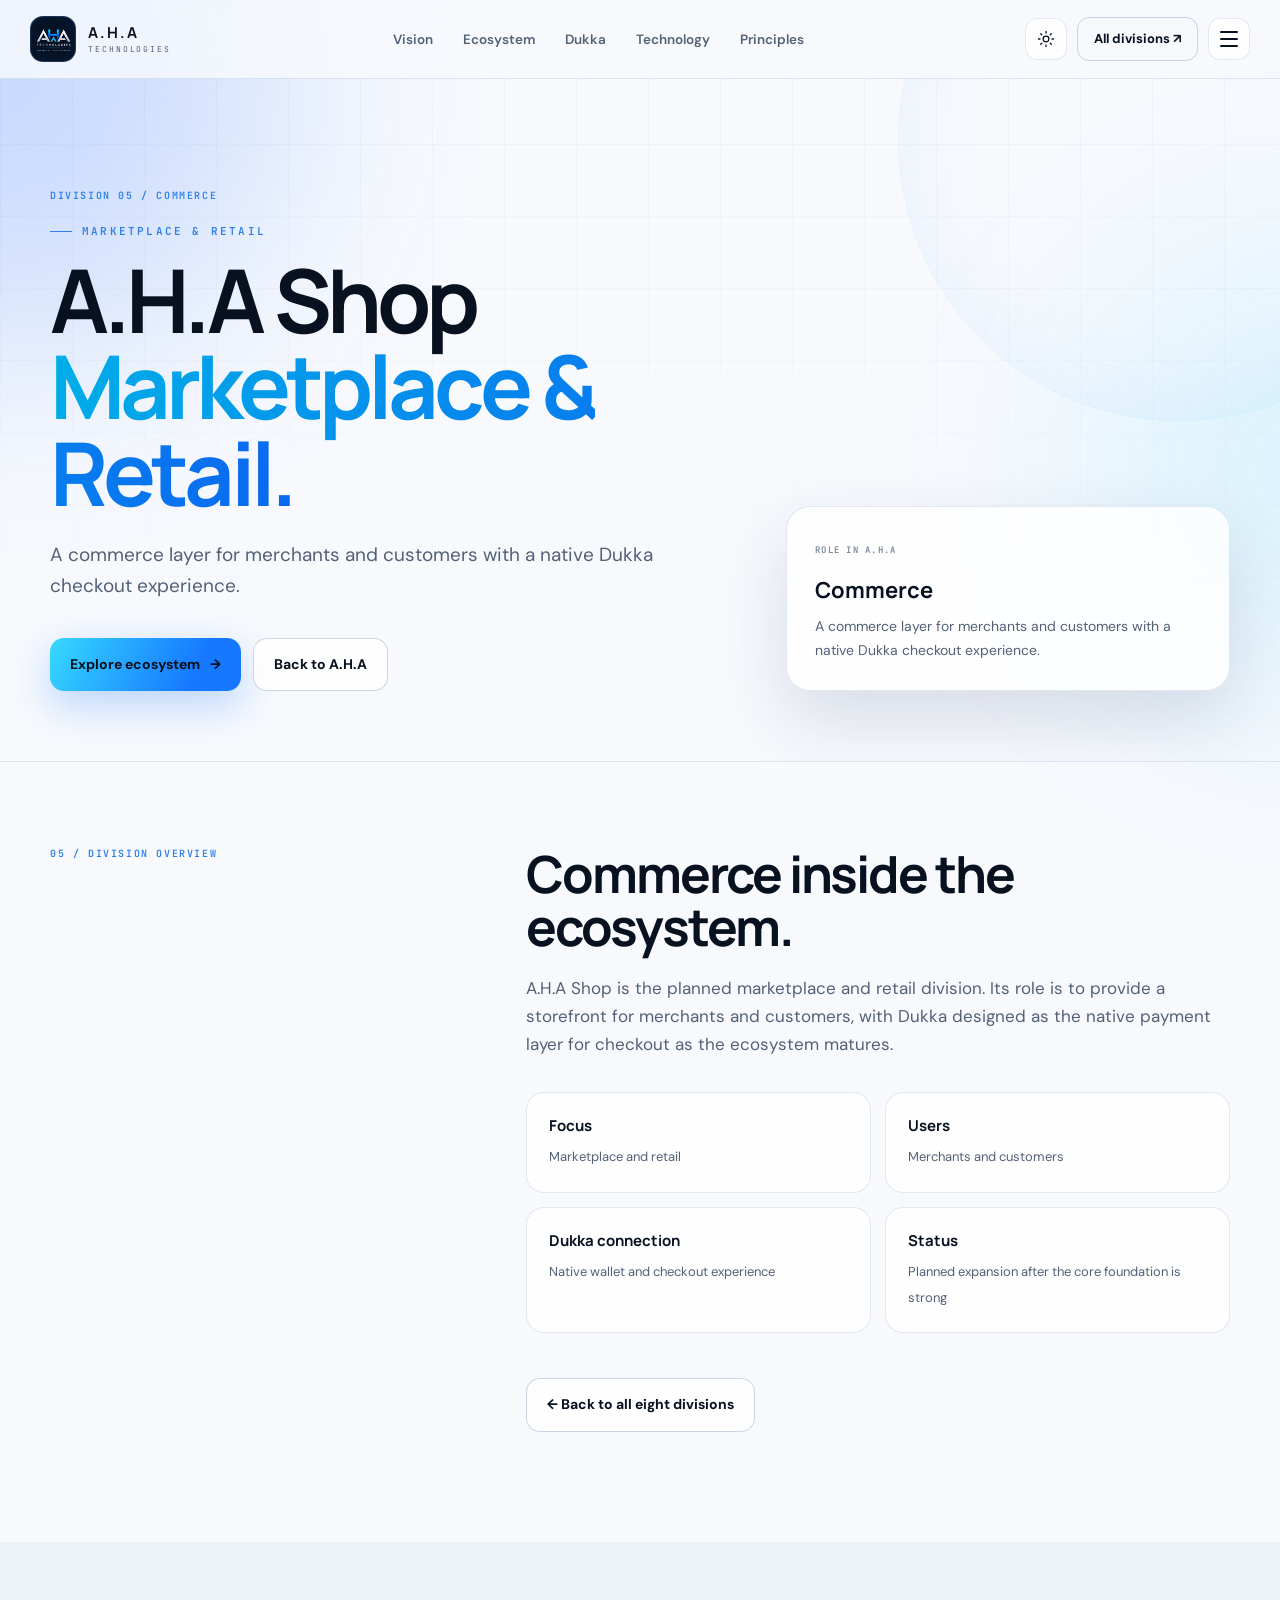
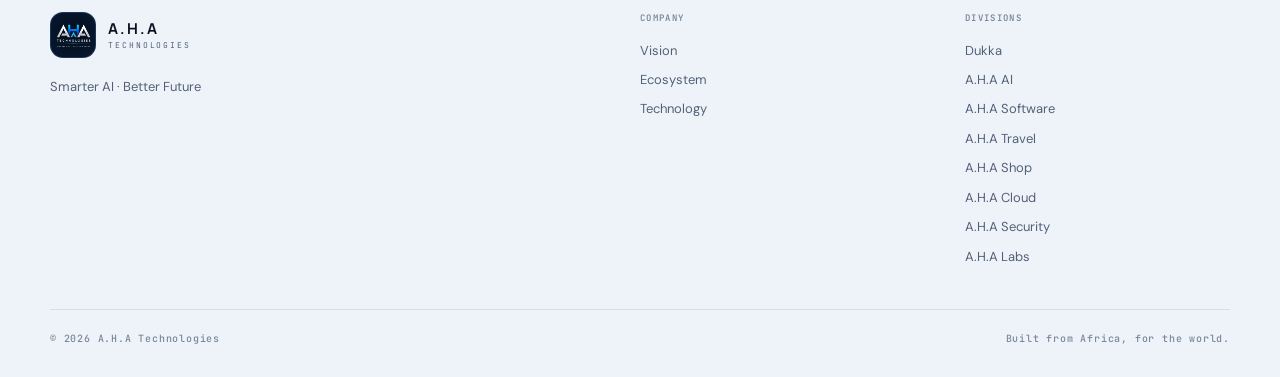
<file: aha-shop.html>
<!DOCTYPE html><html lang="en" data-theme="dark"><head><meta charset="UTF-8"/><meta name="viewport" content="width=device-width, initial-scale=1.0"/><meta name="theme-color" content="#050814"/><meta name="description" content="A.H.A Shop — A commerce layer for merchants and customers with a native Dukka checkout experience."/><title>A.H.A Shop — A.H.A Technologies</title><link rel="preconnect" href="https://fonts.googleapis.com"/><link rel="preconnect" href="https://fonts.gstatic.com" crossorigin/><link href="https://fonts.googleapis.com/css2?family=DM+Sans:wght@400;500;600;700&family=Manrope:wght@400;500;600;700;800&family=JetBrains+Mono:wght@400;500;600&display=swap" rel="stylesheet"/><style>
:root{
  --bg:#050814;
  --bg-2:#080d1a;
  --panel:rgba(12,19,36,.78);
  --panel-solid:#0c1324;
  --panel-2:#101a30;
  --text:#f7f9ff;
  --muted:#9aa8c0;
  --muted-2:#65728b;
  --line:rgba(142,174,230,.14);
  --line-strong:rgba(142,174,230,.26);
  --blue:#1577ff;
  --cyan:#36d9ff;
  --blue-soft:#7fb5ff;
  --gold:#f1c96b;
  --shadow:0 30px 80px rgba(0,0,0,.34);
  --radius:26px;
  --header-bg:rgba(5,8,20,.72);
  --hero-card:linear-gradient(145deg,rgba(14,27,53,.90),rgba(5,10,24,.86));
}
html[data-theme="light"]{
  --bg:#f7f9fd;
  --bg-2:#eef3fa;
  --panel:rgba(255,255,255,.82);
  --panel-solid:#ffffff;
  --panel-2:#f4f7fb;
  --text:#08111f;
  --muted:#536177;
  --muted-2:#7a8799;
  --line:rgba(31,74,130,.12);
  --line-strong:rgba(31,74,130,.22);
  --blue:#0b68f0;
  --cyan:#00aee8;
  --blue-soft:#2f7fe8;
  --gold:#a87500;
  --shadow:0 30px 70px rgba(38,63,99,.15);
  --header-bg:rgba(247,249,253,.82);
  --hero-card:linear-gradient(145deg,#071326,#0b1c34);
}
*{box-sizing:border-box;margin:0;padding:0}
html{scroll-behavior:smooth}
body{font-family:'DM Sans',sans-serif;background:var(--bg);color:var(--text);line-height:1.65;overflow-x:hidden;transition:background .35s ease,color .35s ease}
a{color:inherit}button,input{font:inherit}.skip-link{position:fixed;left:16px;top:-80px;z-index:9999;background:var(--text);color:var(--bg);padding:10px 14px;border-radius:10px;text-decoration:none}.skip-link:focus{top:16px}.container{width:min(1180px,calc(100% - 48px));margin-inline:auto}.section-pad{padding:120px 0;position:relative}.grid-bg{position:fixed;inset:0;z-index:-5;background-image:linear-gradient(var(--line) 1px,transparent 1px),linear-gradient(90deg,var(--line) 1px,transparent 1px);background-size:72px 72px;opacity:.3;mask-image:linear-gradient(to bottom,black,transparent 88%)}.ambient{position:fixed;border-radius:999px;filter:blur(120px);opacity:.2;pointer-events:none;z-index:-4}.ambient-one{width:520px;height:520px;background:#075dff;left:-250px;top:-180px}.ambient-two{width:420px;height:420px;background:#00c6ff;right:-240px;top:260px;opacity:.12}.site-header{position:sticky;top:0;z-index:100;border-bottom:1px solid var(--line);background:var(--header-bg);backdrop-filter:blur(22px);-webkit-backdrop-filter:blur(22px)}.nav-shell{height:78px;width:min(1220px,calc(100% - 40px));margin:auto;display:flex;align-items:center;justify-content:space-between;gap:30px}.brand{display:flex;align-items:center;gap:12px;text-decoration:none;min-width:max-content}.brand-mark{width:46px;height:46px;border-radius:13px;display:grid;place-items:center;background:#07101f;border:1px solid rgba(91,160,255,.26);box-shadow:inset 0 0 25px rgba(20,118,255,.1)}.brand-mark img{width:39px;height:auto;display:block}.brand-copy{display:flex;flex-direction:column;line-height:1}.brand-copy strong{font-family:'Manrope',sans-serif;letter-spacing:.13em;font-size:15px}.brand-copy small{font-family:'JetBrains Mono',monospace;font-size:8px;letter-spacing:.24em;color:var(--muted);margin-top:5px}.nav-links{display:flex;gap:30px;list-style:none}.nav-links a{text-decoration:none;color:var(--muted);font-size:13.5px;font-weight:600;transition:.25s}.nav-links a:hover,.nav-links a.active{color:var(--text)}.nav-actions{display:flex;align-items:center;gap:10px}.nav-cta{padding:10px 16px;border:1px solid var(--line-strong);border-radius:12px;text-decoration:none;font-size:13px;font-weight:700;transition:.25s}.nav-cta:hover{border-color:rgba(54,217,255,.55);background:rgba(54,217,255,.06);transform:translateY(-1px)}.theme-toggle{width:42px;height:42px;border:1px solid var(--line);border-radius:12px;background:var(--panel);display:grid;place-items:center;color:var(--text);cursor:pointer}.theme-toggle svg{width:18px;height:18px;fill:none;stroke:currentColor;stroke-width:1.7;stroke-linecap:round;stroke-linejoin:round}.theme-toggle .sun-icon{display:none}html[data-theme="light"] .theme-toggle .moon-icon{display:none}html[data-theme="light"] .theme-toggle .sun-icon{display:block}.hamburger{display:none;width:42px;height:42px;border:1px solid var(--line);border-radius:12px;background:var(--panel);padding:11px;cursor:pointer}.hamburger span{height:2px;background:var(--text);display:block;border-radius:4px;transition:.25s}.hamburger span+span{margin-top:5px}.hamburger[aria-expanded="true"] span:nth-child(1){transform:translateY(7px) rotate(45deg)}.hamburger[aria-expanded="true"] span:nth-child(2){opacity:0}.hamburger[aria-expanded="true"] span:nth-child(3){transform:translateY(-7px) rotate(-45deg)}
.hero{min-height:calc(100svh - 78px);display:flex;align-items:center;border-bottom:1px solid var(--line);overflow:hidden}.hero::before{content:"";position:absolute;inset:0;background:radial-gradient(circle at 74% 44%,rgba(0,156,255,.14),transparent 32%),linear-gradient(115deg,transparent 30%,rgba(31,104,255,.03) 45%,transparent 57%);pointer-events:none}.hero-glow{position:absolute;width:760px;height:760px;border:1px solid rgba(54,217,255,.1);border-radius:50%;right:-220px;top:0;box-shadow:0 0 100px rgba(21,119,255,.08) inset}.hero-grid{display:grid;grid-template-columns:1.12fr .88fr;gap:70px;align-items:center}.eyebrow{font-family:'JetBrains Mono',monospace;text-transform:uppercase;letter-spacing:.2em;font-size:11px;color:var(--blue-soft);font-weight:600;display:flex;align-items:center;gap:10px}.eyebrow span{display:inline-block;width:22px;height:1px;background:currentColor}.eyebrow.gold{color:var(--gold)}.hero h1,.section-heading h2,.vision h2,.dukka-intro h2,.roadmap-head h2,.closing h2{font-family:'Manrope',sans-serif;font-weight:700;letter-spacing:-.045em;line-height:1.02}.hero h1{font-size:clamp(48px,6vw,78px);max-width:760px;margin:22px 0 26px}.hero h1 em,.section-heading h2 em,.dukka-intro h2 em,.roadmap-head h2 em,.closing h2 em{font-style:normal;background:linear-gradient(100deg,var(--cyan),var(--blue));-webkit-background-clip:text;background-clip:text;color:transparent}.hero-lede{font-size:18px;color:var(--muted);max-width:650px}.hero-lede strong{color:var(--text);font-weight:600}.hero-actions{display:flex;gap:12px;flex-wrap:wrap;margin-top:36px}.btn{display:inline-flex;align-items:center;justify-content:center;gap:10px;padding:14px 20px;border-radius:14px;text-decoration:none;font-size:14px;font-weight:700;transition:.25s}.btn-primary{color:#03101d;background:linear-gradient(115deg,#36d9ff,#1677ff 76%);box-shadow:0 14px 40px rgba(21,119,255,.28)}.btn-primary:hover{transform:translateY(-2px);box-shadow:0 18px 48px rgba(21,119,255,.36)}.btn-secondary{border:1px solid var(--line-strong);background:var(--panel);color:var(--text)}.btn-secondary:hover{border-color:rgba(54,217,255,.48);transform:translateY(-2px)}.hero-trust{margin-top:56px;display:flex;gap:34px;flex-wrap:wrap}.hero-trust div{display:flex;flex-direction:column}.hero-trust strong{font-family:'Manrope',sans-serif;font-size:25px}.hero-trust span{font-size:12px;color:var(--muted);margin-top:1px}.hero-visual{height:540px;position:relative;display:grid;place-items:center}.visual-ring{position:absolute;border-radius:50%;border:1px solid rgba(89,174,255,.12)}.ring-one{width:500px;height:500px;animation:spin 28s linear infinite}.ring-one::before,.ring-one::after{content:"";position:absolute;width:7px;height:7px;background:var(--cyan);border-radius:50%;box-shadow:0 0 22px var(--cyan)}.ring-one::before{left:31px;top:115px}.ring-one::after{right:60px;bottom:78px}.ring-two{width:385px;height:385px;border-style:dashed;animation:spinReverse 22s linear infinite}.hero-logo-card{width:min(380px,82%);aspect-ratio:1.06;border-radius:38px;background:var(--hero-card);border:1px solid rgba(95,164,255,.22);display:flex;flex-direction:column;align-items:center;justify-content:center;position:relative;box-shadow:var(--shadow),inset 0 0 80px rgba(20,117,255,.07);overflow:hidden}.hero-logo-card::before{content:"";position:absolute;inset:0;background:linear-gradient(120deg,transparent 20%,rgba(255,255,255,.04),transparent 60%)}.hero-logo-card img{width:77%;position:relative;z-index:2;filter:drop-shadow(0 20px 35px rgba(0,0,0,.25))}.logo-halo{position:absolute;width:250px;height:250px;background:radial-gradient(circle,rgba(0,198,255,.24),transparent 65%);filter:blur(20px)}.logo-caption{position:absolute;bottom:25px;font-family:'JetBrains Mono',monospace;color:#cbd6e7;font-size:10px;letter-spacing:.15em;display:flex;align-items:center;gap:8px}.live-dot{width:7px;height:7px;background:#23d5ff;border-radius:50%;box-shadow:0 0 15px #23d5ff}.floating-chip{position:absolute;background:var(--panel);border:1px solid var(--line-strong);backdrop-filter:blur(12px);border-radius:999px;padding:8px 13px;font:600 9px 'JetBrains Mono';letter-spacing:.12em;color:var(--muted);box-shadow:var(--shadow)}.chip-ai{top:88px;right:16px}.chip-fintech{bottom:92px;left:-2px}.chip-cloud{bottom:42px;right:34px}.scroll-cue{position:absolute;bottom:24px;left:50%;transform:translateX(-50%);display:flex;gap:10px;align-items:center;font:500 10px 'JetBrains Mono';letter-spacing:.1em;color:var(--muted-2);text-transform:uppercase}.scroll-cue span{width:34px;height:1px;background:var(--line-strong)}@keyframes spin{to{transform:rotate(360deg)}}@keyframes spinReverse{to{transform:rotate(-360deg)}}
.marquee-wrap{overflow:hidden;border-bottom:1px solid var(--line);background:var(--bg-2);padding:17px 0}.marquee-track{display:flex;width:max-content;align-items:center;gap:26px;animation:marquee 32s linear infinite;font:600 11px 'JetBrains Mono';letter-spacing:.16em;color:var(--muted-2)}.marquee-track i{font-style:normal;color:var(--blue);font-size:8px}@keyframes marquee{to{transform:translateX(-50%)}}
.vision{border-bottom:1px solid var(--line)}.vision-grid{display:grid;grid-template-columns:.72fr 1.28fr;gap:80px}.section-index{margin-top:24px;font:500 10px 'JetBrains Mono';letter-spacing:.18em;color:var(--muted-2)}.vision h2{font-size:clamp(40px,5vw,62px);margin-bottom:30px}.vision h2 span{color:var(--muted-2)}.vision-copy>p{font-size:18px;color:var(--muted);max-width:710px}.vision-quote{margin-top:40px;border-left:2px solid var(--cyan);padding:14px 0 14px 22px;font-size:18px;color:var(--muted)}.vision-quote strong{color:var(--text)}
.ecosystem{border-bottom:1px solid var(--line);overflow:hidden}.section-heading{display:grid;grid-template-columns:1fr .85fr;align-items:end;gap:80px;margin-bottom:70px}.section-heading h2{font-size:clamp(40px,5vw,60px);margin-top:18px}.section-heading>p{color:var(--muted);font-size:17px;padding-bottom:5px}.orbit-shell{height:580px;position:relative;display:grid;place-items:center;margin-bottom:70px;border:1px solid var(--line);border-radius:var(--radius);background:radial-gradient(circle at center,rgba(22,113,255,.13),transparent 42%),linear-gradient(180deg,var(--panel),transparent);overflow:hidden}.orbit-shell::before,.orbit-shell::after{content:"";position:absolute;border:1px solid var(--line);border-radius:50%}.orbit-shell::before{width:420px;height:420px}.orbit-shell::after{width:660px;height:660px}.orbit-lines{position:absolute;width:84%;height:1px;background:var(--line);box-shadow:0 0 0 transparent;transform:rotate(28deg)}.orbit-lines::before{content:"";position:absolute;width:100%;height:1px;background:var(--line);transform:rotate(57deg)}.orbit-core{width:150px;height:150px;border-radius:50%;display:flex;flex-direction:column;align-items:center;justify-content:center;background:#071121;border:1px solid rgba(54,217,255,.35);box-shadow:0 0 70px rgba(21,119,255,.22);z-index:2}.orbit-core img{width:98px}.orbit-core span{font:600 8px 'JetBrains Mono';letter-spacing:.14em;color:#7990ac;margin-top:4px}.orbit-node{position:absolute;z-index:2;min-width:112px;padding:13px 14px;border:1px solid var(--line-strong);background:var(--panel);backdrop-filter:blur(12px);border-radius:16px;display:flex;flex-direction:column;box-shadow:0 16px 50px rgba(0,0,0,.12)}.orbit-node b{font-family:'Manrope';font-size:13px}.orbit-node small{font:500 9px 'JetBrains Mono';color:var(--muted-2);text-transform:uppercase;letter-spacing:.08em}.node-1{left:11%;top:17%;border-color:rgba(241,201,107,.42)}.node-2{left:43%;top:8%;border-color:rgba(54,217,255,.42)}.node-3{right:11%;top:17%;border-color:rgba(157,132,255,.42)}.node-4{left:7%;top:49%}.node-5{right:7%;top:49%}.node-6{left:14%;bottom:13%}.node-7{left:44%;bottom:7%;border-color:rgba(241,201,107,.34)}.node-8{right:14%;bottom:13%;border-color:rgba(98,214,144,.36)}.eco-grid{display:grid;grid-template-columns:repeat(4,1fr);gap:14px}.eco-card{min-height:270px;padding:26px;border:1px solid var(--line);border-radius:20px;background:linear-gradient(160deg,var(--panel),transparent);position:relative;transition:.28s}.eco-card:hover{transform:translateY(-5px);border-color:rgba(83,166,255,.34);box-shadow:var(--shadow)}.eco-card.featured{background:linear-gradient(150deg,rgba(21,119,255,.16),var(--panel));border-color:rgba(54,217,255,.3)}.card-no{font:600 10px 'JetBrains Mono';color:var(--blue-soft)}.card-tag{position:absolute;right:24px;top:26px;font:500 8px 'JetBrains Mono';letter-spacing:.12em;color:var(--muted-2)}.eco-card h3{font:700 20px 'Manrope';margin:52px 0 10px}.eco-card p{font-size:14px;color:var(--muted)}.eco-card a{display:inline-block;margin-top:18px;color:var(--cyan);font-size:13px;font-weight:700;text-decoration:none}
.dukka-section{overflow:hidden;border-bottom:1px solid var(--line);background:linear-gradient(180deg,var(--bg-2),var(--bg))}.dukka-orb{position:absolute;width:700px;height:700px;background:radial-gradient(circle,rgba(241,201,107,.09),transparent 65%);right:-300px;top:-100px}.dukka-intro{display:grid;grid-template-columns:1fr 1fr;gap:80px;align-items:end;margin-bottom:54px}.dukka-wordmark{font:700 15px 'JetBrains Mono';letter-spacing:.38em;color:var(--gold);margin-top:22px}.dukka-intro h2{font-size:clamp(48px,6vw,70px);margin-top:8px}.dukka-description p{font-size:18px;color:var(--muted)}.dukka-pillars{display:flex;flex-wrap:wrap;gap:8px;margin-top:26px}.dukka-pillars span{border:1px solid rgba(241,201,107,.32);color:var(--gold);padding:7px 12px;border-radius:999px;font:600 9px 'JetBrains Mono';letter-spacing:.12em}.dukka-dashboard{display:grid;grid-template-columns:.8fr 1.2fr;gap:60px;padding:46px;border:1px solid rgba(241,201,107,.18);border-radius:28px;background:linear-gradient(145deg,rgba(241,201,107,.045),var(--panel));box-shadow:var(--shadow);margin-bottom:100px}.mini-label{font:600 9px 'JetBrains Mono';letter-spacing:.15em;color:var(--gold)}.dash-side h3{font:700 28px 'Manrope';margin:13px 0 10px}.dash-side p{font-size:14px;color:var(--muted)}.status-row{margin-top:28px;padding-top:20px;border-top:1px solid var(--line);display:flex;gap:10px;color:var(--muted);font-size:12px}.status-dot{width:8px;height:8px;border-radius:50%;background:#34e1a5;box-shadow:0 0 16px #34e1a5;margin-top:6px}.feature-cloud{display:flex;flex-wrap:wrap;gap:10px;align-content:center}.feature-cloud span{padding:10px 13px;border-radius:12px;background:var(--panel-2);border:1px solid var(--line);font-size:12px;color:var(--muted)}.feature-cloud span.hot{border-color:rgba(241,201,107,.35);color:var(--gold)}.roadmap-head{max-width:760px;margin-bottom:50px}.roadmap-head h2{font-size:clamp(42px,5vw,60px);margin:18px 0 20px}.roadmap-head p{color:var(--muted);font-size:17px}.roadmap{display:grid;grid-template-columns:repeat(3,1fr);gap:14px}.phase-card{padding:30px;border:1px solid var(--line);border-radius:22px;background:var(--panel);position:relative;overflow:hidden;min-height:360px}.phase-card.active{border-color:rgba(54,217,255,.3);background:linear-gradient(150deg,rgba(21,119,255,.13),var(--panel))}.phase-top{display:flex;justify-content:space-between;gap:12px;font:600 9px 'JetBrains Mono';letter-spacing:.12em}.phase-top span{color:var(--blue-soft)}.phase-top b{color:var(--muted-2)}.phase-card h3{font:700 23px 'Manrope';margin:40px 0 12px}.phase-card p,.phase-card li{color:var(--muted);font-size:14px}.phase-card ol{margin:20px 0 0 18px}.phase-card li{padding:3px 0}.phase-line{position:absolute;left:30px;right:30px;bottom:26px;height:2px;background:var(--line)}.phase-line i{display:block;width:32%;height:100%;background:linear-gradient(90deg,var(--blue),var(--cyan));box-shadow:0 0 14px rgba(54,217,255,.35)}.phase-card:nth-child(2) .phase-line i{width:66%}.phase-card:nth-child(3) .phase-line i{width:100%}
.technology{border-bottom:1px solid var(--line)}.tech-grid{display:grid;grid-template-columns:repeat(3,1fr);gap:14px}.tech-card{min-height:220px;padding:25px;border:1px solid var(--line);border-radius:20px;background:var(--panel);display:flex;gap:20px;transition:.28s}.tech-card:hover{transform:translateY(-4px);border-color:rgba(54,217,255,.28)}.tech-icon{font:600 10px 'JetBrains Mono';color:var(--blue-soft);width:34px;height:34px;border:1px solid var(--line-strong);border-radius:10px;display:grid;place-items:center;flex:none}.tech-card small{font:600 9px 'JetBrains Mono';letter-spacing:.14em;color:var(--muted-2)}.tech-card h3{font:700 18px 'Manrope';margin:26px 0 10px}.tech-card p{font:500 12px 'JetBrains Mono';color:var(--muted);line-height:1.9}.principle-note{margin-top:40px;padding:28px 30px;border-left:2px solid var(--cyan);background:var(--panel);display:grid;grid-template-columns:190px 1fr;gap:30px}.principle-note span{font:600 9px 'JetBrains Mono';letter-spacing:.14em;color:var(--blue-soft)}.principle-note p{font-size:14px;color:var(--muted)}
.principles{border-bottom:1px solid var(--line)}.principles-grid{display:grid;grid-template-columns:repeat(3,1fr);gap:14px}.principle-card{padding:28px;min-height:220px;border:1px solid var(--line);border-radius:20px;background:linear-gradient(160deg,var(--panel),transparent)}.principle-card>span{font:600 10px 'JetBrains Mono';color:var(--blue-soft)}.principle-card h3{font:700 19px 'Manrope';margin:42px 0 10px}.principle-card p{color:var(--muted);font-size:14px}
.closing{padding-bottom:90px}.closing-card{min-height:480px;border:1px solid rgba(76,163,255,.28);border-radius:34px;background:linear-gradient(135deg,#08172d,#06101f 48%,#071933);position:relative;overflow:hidden;display:grid;grid-template-columns:1.1fr .9fr;align-items:center;padding:70px}.closing-grid{position:absolute;inset:0;background-image:linear-gradient(rgba(102,162,255,.08) 1px,transparent 1px),linear-gradient(90deg,rgba(102,162,255,.08) 1px,transparent 1px);background-size:50px 50px;mask-image:linear-gradient(90deg,black,transparent)}.closing-copy{position:relative;z-index:2;color:#f7f9ff}.closing-copy .eyebrow{color:#70baff}.closing h2{font-size:clamp(40px,5vw,58px);margin:20px 0}.closing-copy>p{color:#9db0ca;max-width:620px;margin-bottom:30px}.closing-logo{position:relative;z-index:2;display:grid;place-items:center}.closing-logo img{width:min(320px,90%);filter:drop-shadow(0 30px 50px rgba(0,0,0,.3))}
.site-footer{padding:70px 0 32px;background:var(--bg-2)}.footer-grid{display:grid;grid-template-columns:2fr 1fr 1fr;gap:60px;padding-bottom:42px}.footer-main p{color:var(--muted);font-size:13px;margin-top:18px}.footer-col{display:flex;flex-direction:column;gap:8px}.footer-col h4{font:600 9px 'JetBrains Mono';letter-spacing:.15em;color:var(--muted-2);margin-bottom:8px}.footer-col a{text-decoration:none;color:var(--muted);font-size:13px}.footer-col a:hover{color:var(--text)}.footer-note{padding:25px 0;border-top:1px solid var(--line);color:var(--muted-2);font-size:11px;max-width:1180px}.footer-bottom{padding-top:22px;border-top:1px solid var(--line);display:flex;justify-content:space-between;gap:20px;flex-wrap:wrap;color:var(--muted-2);font:500 10px 'JetBrains Mono';letter-spacing:.08em}.reveal{opacity:0;transform:translateY(24px);transition:opacity .75s ease,transform .75s cubic-bezier(.22,1,.36,1)}.reveal.in-view{opacity:1;transform:none}.delay-1{transition-delay:.08s}.delay-2{transition-delay:.16s}
@media (prefers-reduced-motion:reduce){*{scroll-behavior:auto!important;animation:none!important;transition-duration:.01ms!important}.reveal{opacity:1;transform:none}}
@media (max-width:1050px){.nav-links{gap:18px}.nav-cta{display:none}.hero-grid{grid-template-columns:1fr 1fr;gap:30px}.hero-visual{height:480px}.eco-grid{grid-template-columns:repeat(2,1fr)}.tech-grid,.principles-grid{grid-template-columns:repeat(2,1fr)}}
@media (max-width:820px){.section-pad{padding:90px 0}.container{width:min(100% - 32px,1180px)}.nav-shell{width:calc(100% - 24px);height:70px}.brand-copy{display:none}.hamburger{display:block}.nav-links{position:absolute;left:12px;right:12px;top:78px;display:flex;flex-direction:column;gap:0;background:var(--panel-solid);border:1px solid var(--line);border-radius:18px;padding:9px;box-shadow:var(--shadow);opacity:0;visibility:hidden;transform:translateY(-8px);transition:.25s}.nav-links.open{opacity:1;visibility:visible;transform:none}.nav-links li{width:100%}.nav-links a{display:block;padding:13px 14px;border-radius:10px}.nav-links a:hover{background:var(--panel-2)}.hero{min-height:auto;padding-top:90px}.hero-grid{grid-template-columns:1fr}.hero h1{font-size:clamp(44px,12vw,64px)}.hero-visual{height:460px;order:-1}.hero-logo-card{width:320px}.hero-trust{margin-top:40px}.scroll-cue{display:none}.vision-grid,.section-heading,.dukka-intro,.dukka-dashboard,.closing-card{grid-template-columns:1fr;gap:34px}.orbit-shell{height:520px}.orbit-shell::after{width:560px;height:560px}.node-1{left:4%}.node-3{right:4%}.node-4{left:2%}.node-5{right:2%}.node-6{left:6%}.node-8{right:6%}.roadmap{grid-template-columns:1fr}.phase-card{min-height:300px}.closing-card{padding:52px 36px}.closing-logo img{width:230px}.footer-grid{grid-template-columns:1.5fr 1fr 1fr}.principle-note{grid-template-columns:1fr;gap:10px}}
@media (max-width:590px){.section-pad{padding:72px 0}.hero{padding-top:68px}.hero-copy{text-align:left}.hero-visual{height:340px}.ring-one{width:350px;height:350px}.ring-two{width:275px;height:275px}.hero-logo-card{width:245px;border-radius:28px}.logo-caption{font-size:8px;bottom:18px}.floating-chip{display:none}.hero h1{font-size:43px}.hero-lede,.vision-copy>p,.dukka-description p,.section-heading>p{font-size:16px}.hero-actions .btn{width:100%}.hero-trust{gap:20px}.hero-trust div{min-width:28%}.section-heading h2,.vision h2,.dukka-intro h2,.roadmap-head h2,.closing h2{font-size:39px}.vision-grid{gap:38px}.orbit-shell{height:460px;border-radius:22px}.orbit-shell::before{width:300px;height:300px}.orbit-shell::after{width:460px;height:460px}.orbit-core{width:110px;height:110px}.orbit-core img{width:78px}.orbit-node{min-width:90px;padding:9px 10px}.orbit-node b{font-size:10px}.orbit-node small{font-size:7px}.node-1{left:3%;top:18%}.node-2{left:40%;top:6%}.node-3{right:3%;top:18%}.node-4{left:1%;top:48%}.node-5{right:1%;top:48%}.node-6{left:6%;bottom:12%}.node-7{left:40%;bottom:6%}.node-8{right:6%;bottom:12%}.eco-grid,.tech-grid,.principles-grid{grid-template-columns:1fr}.eco-card{min-height:230px}.dukka-dashboard{padding:28px}.roadmap-head{margin-bottom:32px}.principle-note{padding:24px}.closing-card{padding:40px 24px;min-height:0}.closing-logo{display:none}.footer-grid{grid-template-columns:1fr 1fr;gap:36px}.footer-main{grid-column:1/-1}.footer-bottom{flex-direction:column}.brand-copy{display:flex}.site-header .brand-copy{display:none}}


/* ===== DIVISION HAMBURGER / DRAWER ===== */
.hamburger{display:block;position:relative;z-index:302}
.menu-overlay{position:fixed;inset:0;background:rgba(1,5,13,.58);backdrop-filter:blur(5px);-webkit-backdrop-filter:blur(5px);z-index:250;opacity:0;visibility:hidden;transition:opacity .28s ease,visibility .28s ease}
.menu-overlay.open{opacity:1;visibility:visible}
.division-drawer{position:fixed;top:0;right:0;z-index:300;width:min(470px,100%);height:100vh;max-height:100%;padding:26px;background:var(--panel-solid);background:color-mix(in srgb,var(--panel-solid) 94%,transparent);border-left:1px solid var(--line-strong);box-shadow:-30px 0 80px rgba(0,0,0,.32);transform:translateX(105%);visibility:hidden;transition:transform .36s cubic-bezier(.22,1,.36,1),visibility .36s;overflow:auto}
.division-drawer.open{transform:translateX(0);visibility:visible}
body.menu-open{overflow:hidden}
.drawer-head{display:flex;align-items:flex-start;justify-content:space-between;gap:22px;padding:10px 4px 24px;border-bottom:1px solid var(--line)}
.drawer-kicker{font:600 9px 'JetBrains Mono';letter-spacing:.18em;color:var(--blue-soft)}
.drawer-head h2{font:700 31px/1.05 'Manrope';letter-spacing:-.04em;margin-top:10px}.drawer-head h2 em{font-style:normal;color:var(--cyan)}
.drawer-close{width:44px;height:44px;flex:none;border:1px solid var(--line);border-radius:14px;background:var(--panel);color:var(--text);font-size:27px;line-height:1;cursor:pointer;transition:.2s}.drawer-close:hover{border-color:var(--cyan);transform:rotate(4deg)}
.division-list{display:grid;margin-top:14px}
.division-list a{display:grid;grid-template-columns:38px 1fr auto;align-items:center;gap:13px;padding:17px 10px;border-bottom:1px solid var(--line);text-decoration:none;border-radius:13px;transition:background .2s,transform .2s,border-color .2s}
.division-list a:hover{background:var(--panel-2);transform:translateX(-3px);border-color:var(--line-strong)}
.division-list a>span{font:600 10px 'JetBrains Mono';color:var(--blue-soft)}
.division-list a div{display:flex;flex-direction:column;min-width:0}.division-list strong{font:700 16px 'Manrope';color:var(--text)}.division-list small{font-size:11px;color:var(--muted);margin-top:2px}.division-list a>b{color:var(--cyan);font-weight:500}
.drawer-footer{display:flex;gap:8px;flex-wrap:wrap;padding-top:22px}.drawer-footer a{padding:9px 11px;border:1px solid var(--line);border-radius:10px;text-decoration:none;font-size:11px;color:var(--muted)}.drawer-footer a:hover{color:var(--text);border-color:var(--line-strong)}
.orbit-node{text-decoration:none;color:inherit;cursor:pointer}.orbit-node:hover{border-color:rgba(54,217,255,.6)!important;box-shadow:0 8px 30px rgba(21,119,255,.15);transform:translateY(-2px)}
.division-link{display:inline-flex!important;align-items:center;gap:7px;margin-top:18px;color:var(--cyan)!important;font-size:13px!important;font-weight:700!important;text-decoration:none!important}.division-link:hover{gap:11px}

/* ===== DIVISION DETAIL PAGES ===== */
.division-page{min-height:100vh}.division-hero{padding:110px 0 70px;border-bottom:1px solid var(--line);position:relative;overflow:hidden}.division-hero::after{content:"";position:absolute;width:560px;height:560px;border:1px solid rgba(54,217,255,.10);border-radius:50%;right:-180px;top:-220px;box-shadow:0 0 100px rgba(21,119,255,.06) inset;pointer-events:none}.division-hero-grid{display:grid;grid-template-columns:1.2fr .8fr;gap:70px;align-items:end}.division-no{font:600 10px 'JetBrains Mono';letter-spacing:.16em;color:var(--blue-soft);margin-bottom:20px}.division-hero h1{font:700 clamp(52px,7vw,88px)/.98 'Manrope';letter-spacing:-.055em;margin:16px 0 24px}.division-hero h1 em{font-style:normal;background:linear-gradient(100deg,var(--cyan),var(--blue));-webkit-background-clip:text;background-clip:text;color:transparent}.division-lede{font-size:19px;color:var(--muted);max-width:720px}.division-role-card{border:1px solid var(--line);border-radius:24px;padding:28px;background:var(--panel);box-shadow:var(--shadow)}.division-role-card small{font:600 9px 'JetBrains Mono';letter-spacing:.14em;color:var(--muted-2)}.division-role-card h2{font:700 22px 'Manrope';margin:14px 0 10px}.division-role-card p{color:var(--muted);font-size:14px}.division-body{padding:85px 0 110px}.division-content-grid{display:grid;grid-template-columns:.72fr 1.28fr;gap:80px}.division-side-label{font:600 10px 'JetBrains Mono';letter-spacing:.16em;color:var(--blue-soft)}.division-copy h2{font:700 clamp(34px,4vw,52px)/1.05 'Manrope';letter-spacing:-.04em;margin-bottom:20px}.division-copy>p{font-size:17px;color:var(--muted);max-width:780px}.division-facts{display:grid;grid-template-columns:repeat(2,1fr);gap:14px;margin-top:34px}.division-fact{padding:22px;border:1px solid var(--line);border-radius:18px;background:var(--panel)}.division-fact strong{display:block;font:700 15px 'Manrope';margin-bottom:7px}.division-fact span{font-size:13px;color:var(--muted)}.division-back{margin-top:45px}.division-back .btn{border:1px solid var(--line-strong);background:var(--panel)}
@media(max-width:820px){.nav-links{display:none!important}.division-drawer{width:min(100%,440px)}.division-hero{padding-top:85px}.division-hero-grid,.division-content-grid{grid-template-columns:1fr;gap:36px}.division-facts{grid-template-columns:1fr}.division-role-card{max-width:560px}}
@media(max-width:520px){.division-drawer{padding:18px}.drawer-head h2{font-size:27px}.division-list a{padding:14px 8px}.division-hero h1{font-size:48px}.division-lede{font-size:17px}}

.hamburger:focus-visible,.drawer-close:focus-visible,.division-list a:focus-visible{outline:2px solid var(--cyan);outline-offset:3px}

</style></head><body><a class="skip-link" href="#main">Skip to content</a><div class="ambient ambient-one" aria-hidden="true"></div><div class="ambient ambient-two" aria-hidden="true"></div><div class="grid-bg" aria-hidden="true"></div><header class="site-header" id="top"><nav class="nav-shell" aria-label="Primary navigation"><a class="brand" href="index.html" aria-label="A.H.A Technologies home"><span class="brand-mark"><img src="assets/aha-logo.png" alt="" /></span><span class="brand-copy"><strong>A.H.A</strong><small>TECHNOLOGIES</small></span></a><ul class="nav-links"><li><a href="index.html#vision">Vision</a></li><li><a href="index.html#ecosystem">Ecosystem</a></li><li><a href="dukka.html">Dukka</a></li><li><a href="index.html#technology">Technology</a></li><li><a href="index.html#principles">Principles</a></li></ul><div class="nav-actions"><button class="theme-toggle" id="themeToggle" type="button" aria-label="Switch to light mode" title="Change theme"><svg class="moon-icon" viewBox="0 0 24 24" aria-hidden="true"><path d="M21 12.7A8.5 8.5 0 1 1 11.3 3a6.7 6.7 0 0 0 9.7 9.7Z"/></svg><svg class="sun-icon" viewBox="0 0 24 24" aria-hidden="true"><circle cx="12" cy="12" r="3.8"/><path d="M12 2v2M12 20v2M4.93 4.93l1.41 1.41M17.66 17.66l1.41 1.41M2 12h2M20 12h2M4.93 19.07l1.41-1.41M17.66 6.34l1.41-1.41"/></svg></button><a href="index.html#ecosystem" class="nav-cta">All divisions <span>↗</span></a><button class="hamburger" id="menuToggle" type="button" aria-label="Open divisions menu" aria-expanded="false" aria-controls="division-menu"><span></span><span></span><span></span></button></div></nav></header><div class="menu-overlay" id="menuOverlay" aria-hidden="true"></div>
  <aside class="division-drawer" id="division-menu" aria-label="A.H.A divisions" aria-hidden="true">
    <div class="drawer-head"><div><span class="drawer-kicker">A.H.A ECOSYSTEM</span><h2>One core. <em>Eight divisions.</em></h2></div><button class="drawer-close" id="menuClose" type="button" aria-label="Close menu">×</button></div>
    <nav class="division-list" aria-label="Division pages">
      <a href="dukka.html"><span>01</span><div><strong>Dukka</strong><small>Flagship · Fintech</small></div><b>↗</b></a>
      <a href="aha-ai.html"><span>02</span><div><strong>A.H.A AI</strong><small>Intelligence Layer</small></div><b>↗</b></a>
      <a href="aha-software.html"><span>03</span><div><strong>A.H.A Software</strong><small>Enterprise Systems</small></div><b>↗</b></a>
      <a href="aha-travel.html"><span>04</span><div><strong>A.H.A Travel</strong><small>Travel & Booking</small></div><b>↗</b></a>
      <a href="aha-shop.html"><span>05</span><div><strong>A.H.A Shop</strong><small>Marketplace & Retail</small></div><b>↗</b></a>
      <a href="aha-cloud.html"><span>06</span><div><strong>A.H.A Cloud</strong><small>Infrastructure</small></div><b>↗</b></a>
      <a href="aha-security.html"><span>07</span><div><strong>A.H.A Security</strong><small>Trust & Protection</small></div><b>↗</b></a>
      <a href="aha-labs.html"><span>08</span><div><strong>A.H.A Labs</strong><small>Research & Innovation</small></div><b>↗</b></a>
    </nav>
    <div class="drawer-footer"><a href="index.html#vision">Vision</a><a href="index.html#technology">Technology</a><a href="index.html#principles">Principles</a></div>
  </aside><main id="main" class="division-page"><section class="division-hero"><div class="container division-hero-grid"><div class="reveal"><div class="division-no">DIVISION 05 / COMMERCE</div><div class="eyebrow"><span></span>Marketplace & Retail</div><h1>A.H.A Shop<br/><em>Marketplace & Retail.</em></h1><p class="division-lede">A commerce layer for merchants and customers with a native Dukka checkout experience.</p><div class="hero-actions"><a class="btn btn-primary" href="index.html#ecosystem">Explore ecosystem <span>→</span></a><a class="btn btn-secondary" href="index.html">Back to A.H.A</a></div></div><aside class="division-role-card reveal delay-1"><small>ROLE IN A.H.A</small><h2>Commerce</h2><p>A commerce layer for merchants and customers with a native Dukka checkout experience.</p></aside></div></section><section class="division-body"><div class="container division-content-grid"><div><div class="division-side-label">05 / DIVISION OVERVIEW</div></div><div class="division-copy reveal"><h2>Commerce inside the ecosystem.</h2><p>A.H.A Shop is the planned marketplace and retail division. Its role is to provide a storefront for merchants and customers, with Dukka designed as the native payment layer for checkout as the ecosystem matures.</p><div class="division-facts"><div class="division-fact"><strong>Focus</strong><span>Marketplace and retail</span></div><div class="division-fact"><strong>Users</strong><span>Merchants and customers</span></div><div class="division-fact"><strong>Dukka connection</strong><span>Native wallet and checkout experience</span></div><div class="division-fact"><strong>Status</strong><span>Planned expansion after the core foundation is strong</span></div></div><div class="division-back"><a class="btn btn-secondary" href="index.html#ecosystem">← Back to all eight divisions</a></div></div></div></section></main><footer class="site-footer"><div class="container"><div class="footer-grid"><div class="footer-main"><a class="brand" href="index.html"><span class="brand-mark"><img src="assets/aha-logo.png" alt="" /></span><span class="brand-copy"><strong>A.H.A</strong><small>TECHNOLOGIES</small></span></a><p>Smarter AI · Better Future</p></div><div class="footer-col"><h4>COMPANY</h4><a href="index.html#vision">Vision</a><a href="index.html#ecosystem">Ecosystem</a><a href="index.html#technology">Technology</a></div><div class="footer-col"><h4>DIVISIONS</h4><a href="dukka.html">Dukka</a><a href="aha-ai.html">A.H.A AI</a><a href="aha-software.html">A.H.A Software</a><a href="aha-travel.html">A.H.A Travel</a><a href="aha-shop.html">A.H.A Shop</a><a href="aha-cloud.html">A.H.A Cloud</a><a href="aha-security.html">A.H.A Security</a><a href="aha-labs.html">A.H.A Labs</a></div></div><div class="footer-bottom"><span>© 2026 A.H.A Technologies</span><span>Built from Africa, for the world.</span></div></div></footer><script>
(function () {
  'use strict';

  const html = document.documentElement;
  const menuToggle = document.getElementById('menuToggle');
  const divisionMenu = document.getElementById('division-menu');
  const menuOverlay = document.getElementById('menuOverlay');
  const menuClose = document.getElementById('menuClose');
  const themeToggle = document.getElementById('themeToggle');

  function setMenu(open) {
    if (!menuToggle || !divisionMenu || !menuOverlay) return;

    divisionMenu.classList.toggle('open', open);
    menuOverlay.classList.toggle('open', open);
    document.body.classList.toggle('menu-open', open);

    menuToggle.setAttribute('aria-expanded', String(open));
    menuToggle.setAttribute('aria-label', open ? 'Close divisions menu' : 'Open divisions menu');
    divisionMenu.setAttribute('aria-hidden', String(!open));
    menuOverlay.setAttribute('aria-hidden', String(!open));

    if (open && menuClose) {
      window.setTimeout(() => menuClose.focus(), 50);
    }
  }

  if (menuToggle && divisionMenu) {
    menuToggle.addEventListener('click', function () {
      setMenu(!divisionMenu.classList.contains('open'));
    });
  }

  if (menuClose) {
    menuClose.addEventListener('click', function () {
      setMenu(false);
      if (menuToggle) menuToggle.focus();
    });
  }

  if (menuOverlay) {
    menuOverlay.addEventListener('click', function () {
      setMenu(false);
    });
  }

  if (divisionMenu) {
    divisionMenu.querySelectorAll('a').forEach(function (link) {
      link.addEventListener('click', function () {
        setMenu(false);
      });
    });
  }

  document.addEventListener('keydown', function (event) {
    if (event.key === 'Escape' && divisionMenu && divisionMenu.classList.contains('open')) {
      setMenu(false);
      if (menuToggle) menuToggle.focus();
    }
  });

  function updateThemeLabel() {
    if (!themeToggle) return;
    const isDark = html.dataset.theme !== 'light';
    themeToggle.setAttribute('aria-label', isDark ? 'Switch to light mode' : 'Switch to dark mode');
  }

  let savedTheme = null;
  try {
    savedTheme = window.localStorage.getItem('aha-theme');
  } catch (error) {
    savedTheme = null;
  }

  let preferredLight = false;
  try {
    preferredLight = window.matchMedia && window.matchMedia('(prefers-color-scheme: light)').matches;
  } catch (error) {
    preferredLight = false;
  }

  html.dataset.theme = savedTheme || (preferredLight ? 'light' : 'dark');
  updateThemeLabel();

  if (themeToggle) {
    themeToggle.addEventListener('click', function () {
      html.dataset.theme = html.dataset.theme === 'dark' ? 'light' : 'dark';
      try {
        window.localStorage.setItem('aha-theme', html.dataset.theme);
      } catch (error) {
        // Theme still works even when storage is unavailable (for example file:// previews).
      }
      updateThemeLabel();
    });
  }

  const reveals = document.querySelectorAll('.reveal');
  if ('IntersectionObserver' in window) {
    const observer = new IntersectionObserver(function (entries) {
      entries.forEach(function (entry) {
        if (entry.isIntersecting) {
          entry.target.classList.add('in-view');
          observer.unobserve(entry.target);
        }
      });
    }, { threshold: 0.12 });
    reveals.forEach(function (el) { observer.observe(el); });
  } else {
    reveals.forEach(function (el) { el.classList.add('in-view'); });
  }

  const sections = Array.from(document.querySelectorAll('main section[id]'));
  const navLinks = Array.from(document.querySelectorAll('.nav-links a'));
  if ('IntersectionObserver' in window && sections.length && navLinks.length) {
    const sectionObserver = new IntersectionObserver(function (entries) {
      entries.forEach(function (entry) {
        if (!entry.isIntersecting) return;
        navLinks.forEach(function (link) { link.classList.remove('active'); });
        const active = navLinks.find(function (link) {
          return link.getAttribute('href') === '#' + entry.target.id;
        });
        if (active) active.classList.add('active');
      });
    }, { rootMargin: '-35% 0px -55% 0px', threshold: 0 });
    sections.forEach(function (section) { sectionObserver.observe(section); });
  }
})();

</script></body></html>
</file>
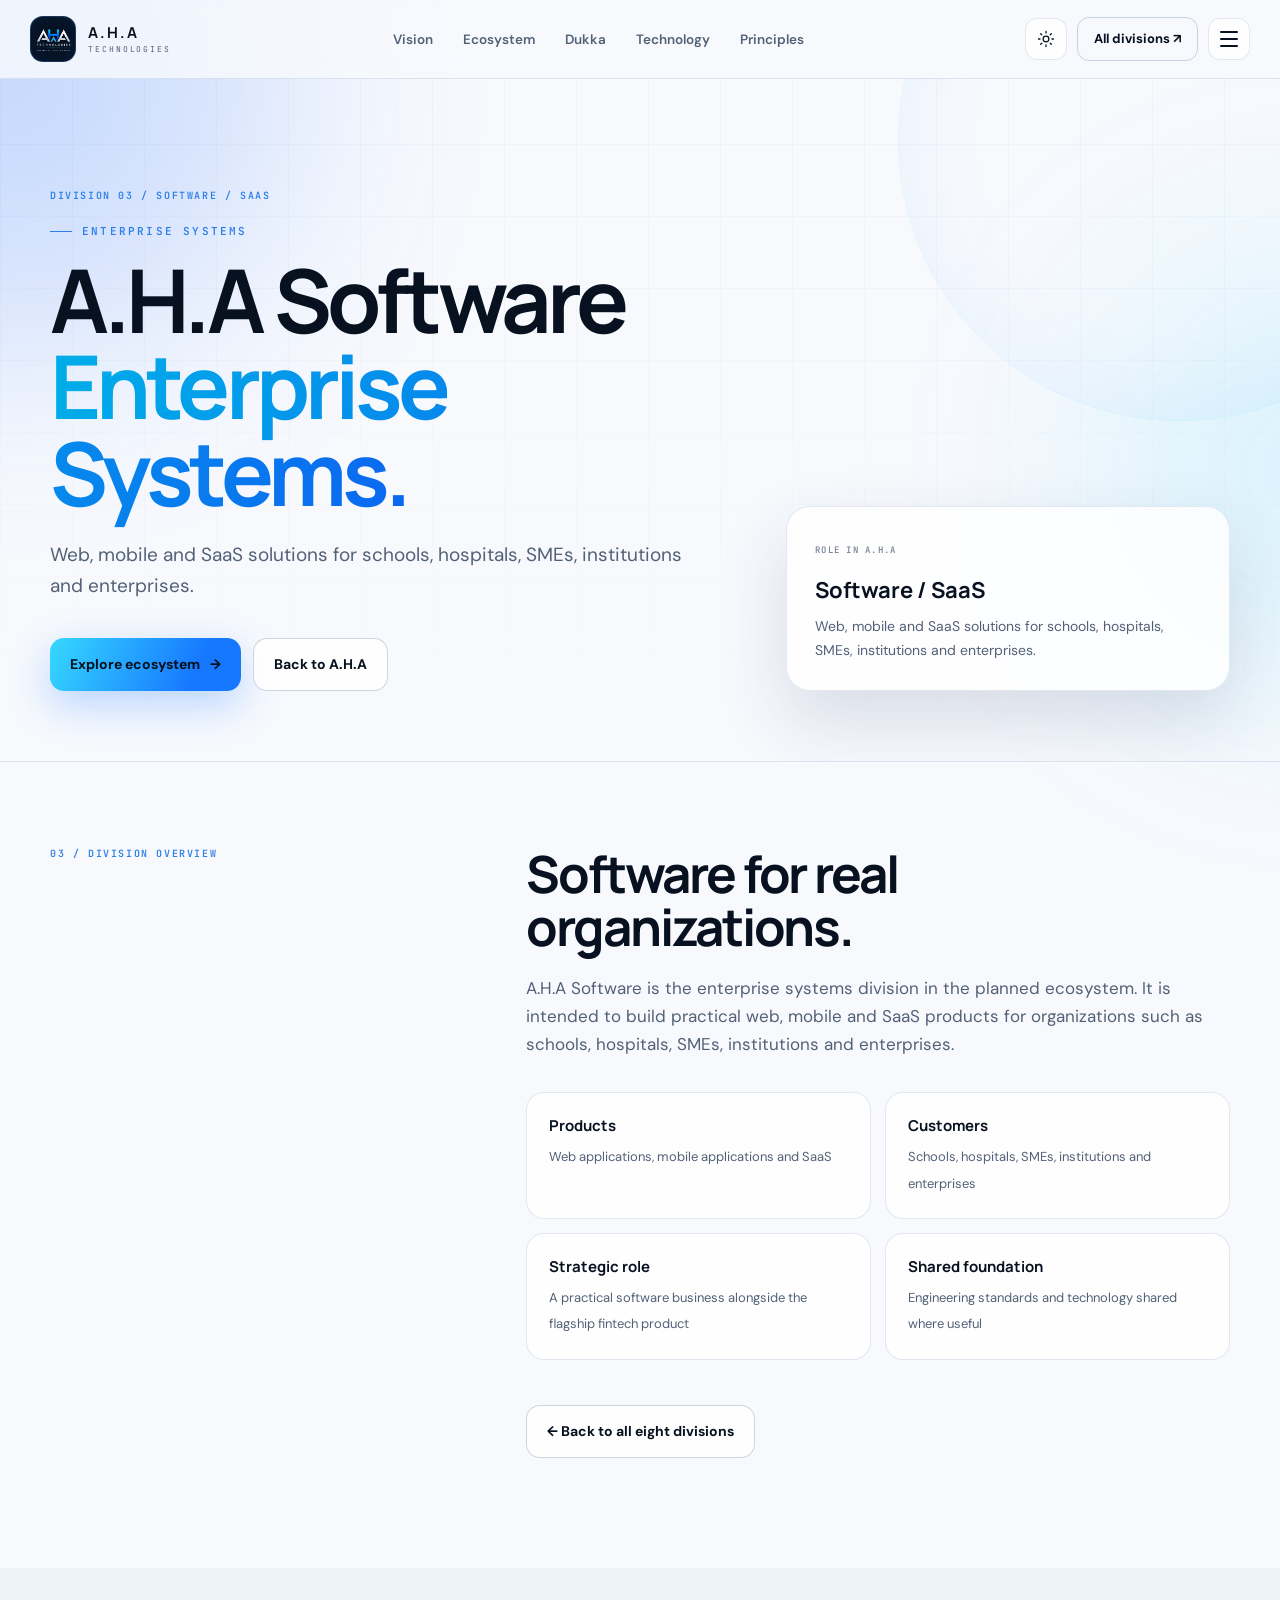
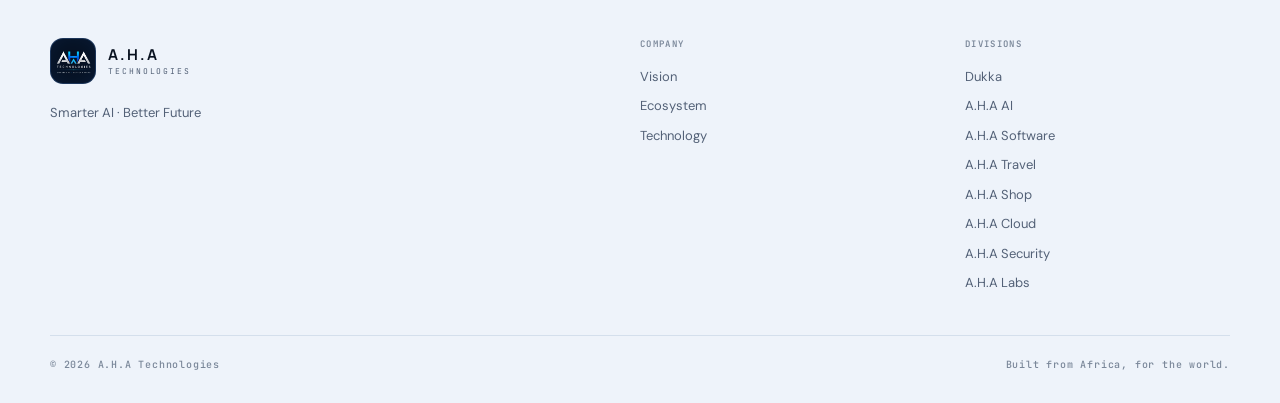
<file: aha-software.html>
<!DOCTYPE html><html lang="en" data-theme="dark"><head><meta charset="UTF-8"/><meta name="viewport" content="width=device-width, initial-scale=1.0"/><meta name="theme-color" content="#050814"/><meta name="description" content="A.H.A Software — Web, mobile and SaaS solutions for schools, hospitals, SMEs, institutions and enterprises."/><title>A.H.A Software — A.H.A Technologies</title><link rel="preconnect" href="https://fonts.googleapis.com"/><link rel="preconnect" href="https://fonts.gstatic.com" crossorigin/><link href="https://fonts.googleapis.com/css2?family=DM+Sans:wght@400;500;600;700&family=Manrope:wght@400;500;600;700;800&family=JetBrains+Mono:wght@400;500;600&display=swap" rel="stylesheet"/><style>
:root{
  --bg:#050814;
  --bg-2:#080d1a;
  --panel:rgba(12,19,36,.78);
  --panel-solid:#0c1324;
  --panel-2:#101a30;
  --text:#f7f9ff;
  --muted:#9aa8c0;
  --muted-2:#65728b;
  --line:rgba(142,174,230,.14);
  --line-strong:rgba(142,174,230,.26);
  --blue:#1577ff;
  --cyan:#36d9ff;
  --blue-soft:#7fb5ff;
  --gold:#f1c96b;
  --shadow:0 30px 80px rgba(0,0,0,.34);
  --radius:26px;
  --header-bg:rgba(5,8,20,.72);
  --hero-card:linear-gradient(145deg,rgba(14,27,53,.90),rgba(5,10,24,.86));
}
html[data-theme="light"]{
  --bg:#f7f9fd;
  --bg-2:#eef3fa;
  --panel:rgba(255,255,255,.82);
  --panel-solid:#ffffff;
  --panel-2:#f4f7fb;
  --text:#08111f;
  --muted:#536177;
  --muted-2:#7a8799;
  --line:rgba(31,74,130,.12);
  --line-strong:rgba(31,74,130,.22);
  --blue:#0b68f0;
  --cyan:#00aee8;
  --blue-soft:#2f7fe8;
  --gold:#a87500;
  --shadow:0 30px 70px rgba(38,63,99,.15);
  --header-bg:rgba(247,249,253,.82);
  --hero-card:linear-gradient(145deg,#071326,#0b1c34);
}
*{box-sizing:border-box;margin:0;padding:0}
html{scroll-behavior:smooth}
body{font-family:'DM Sans',sans-serif;background:var(--bg);color:var(--text);line-height:1.65;overflow-x:hidden;transition:background .35s ease,color .35s ease}
a{color:inherit}button,input{font:inherit}.skip-link{position:fixed;left:16px;top:-80px;z-index:9999;background:var(--text);color:var(--bg);padding:10px 14px;border-radius:10px;text-decoration:none}.skip-link:focus{top:16px}.container{width:min(1180px,calc(100% - 48px));margin-inline:auto}.section-pad{padding:120px 0;position:relative}.grid-bg{position:fixed;inset:0;z-index:-5;background-image:linear-gradient(var(--line) 1px,transparent 1px),linear-gradient(90deg,var(--line) 1px,transparent 1px);background-size:72px 72px;opacity:.3;mask-image:linear-gradient(to bottom,black,transparent 88%)}.ambient{position:fixed;border-radius:999px;filter:blur(120px);opacity:.2;pointer-events:none;z-index:-4}.ambient-one{width:520px;height:520px;background:#075dff;left:-250px;top:-180px}.ambient-two{width:420px;height:420px;background:#00c6ff;right:-240px;top:260px;opacity:.12}.site-header{position:sticky;top:0;z-index:100;border-bottom:1px solid var(--line);background:var(--header-bg);backdrop-filter:blur(22px);-webkit-backdrop-filter:blur(22px)}.nav-shell{height:78px;width:min(1220px,calc(100% - 40px));margin:auto;display:flex;align-items:center;justify-content:space-between;gap:30px}.brand{display:flex;align-items:center;gap:12px;text-decoration:none;min-width:max-content}.brand-mark{width:46px;height:46px;border-radius:13px;display:grid;place-items:center;background:#07101f;border:1px solid rgba(91,160,255,.26);box-shadow:inset 0 0 25px rgba(20,118,255,.1)}.brand-mark img{width:39px;height:auto;display:block}.brand-copy{display:flex;flex-direction:column;line-height:1}.brand-copy strong{font-family:'Manrope',sans-serif;letter-spacing:.13em;font-size:15px}.brand-copy small{font-family:'JetBrains Mono',monospace;font-size:8px;letter-spacing:.24em;color:var(--muted);margin-top:5px}.nav-links{display:flex;gap:30px;list-style:none}.nav-links a{text-decoration:none;color:var(--muted);font-size:13.5px;font-weight:600;transition:.25s}.nav-links a:hover,.nav-links a.active{color:var(--text)}.nav-actions{display:flex;align-items:center;gap:10px}.nav-cta{padding:10px 16px;border:1px solid var(--line-strong);border-radius:12px;text-decoration:none;font-size:13px;font-weight:700;transition:.25s}.nav-cta:hover{border-color:rgba(54,217,255,.55);background:rgba(54,217,255,.06);transform:translateY(-1px)}.theme-toggle{width:42px;height:42px;border:1px solid var(--line);border-radius:12px;background:var(--panel);display:grid;place-items:center;color:var(--text);cursor:pointer}.theme-toggle svg{width:18px;height:18px;fill:none;stroke:currentColor;stroke-width:1.7;stroke-linecap:round;stroke-linejoin:round}.theme-toggle .sun-icon{display:none}html[data-theme="light"] .theme-toggle .moon-icon{display:none}html[data-theme="light"] .theme-toggle .sun-icon{display:block}.hamburger{display:none;width:42px;height:42px;border:1px solid var(--line);border-radius:12px;background:var(--panel);padding:11px;cursor:pointer}.hamburger span{height:2px;background:var(--text);display:block;border-radius:4px;transition:.25s}.hamburger span+span{margin-top:5px}.hamburger[aria-expanded="true"] span:nth-child(1){transform:translateY(7px) rotate(45deg)}.hamburger[aria-expanded="true"] span:nth-child(2){opacity:0}.hamburger[aria-expanded="true"] span:nth-child(3){transform:translateY(-7px) rotate(-45deg)}
.hero{min-height:calc(100svh - 78px);display:flex;align-items:center;border-bottom:1px solid var(--line);overflow:hidden}.hero::before{content:"";position:absolute;inset:0;background:radial-gradient(circle at 74% 44%,rgba(0,156,255,.14),transparent 32%),linear-gradient(115deg,transparent 30%,rgba(31,104,255,.03) 45%,transparent 57%);pointer-events:none}.hero-glow{position:absolute;width:760px;height:760px;border:1px solid rgba(54,217,255,.1);border-radius:50%;right:-220px;top:0;box-shadow:0 0 100px rgba(21,119,255,.08) inset}.hero-grid{display:grid;grid-template-columns:1.12fr .88fr;gap:70px;align-items:center}.eyebrow{font-family:'JetBrains Mono',monospace;text-transform:uppercase;letter-spacing:.2em;font-size:11px;color:var(--blue-soft);font-weight:600;display:flex;align-items:center;gap:10px}.eyebrow span{display:inline-block;width:22px;height:1px;background:currentColor}.eyebrow.gold{color:var(--gold)}.hero h1,.section-heading h2,.vision h2,.dukka-intro h2,.roadmap-head h2,.closing h2{font-family:'Manrope',sans-serif;font-weight:700;letter-spacing:-.045em;line-height:1.02}.hero h1{font-size:clamp(48px,6vw,78px);max-width:760px;margin:22px 0 26px}.hero h1 em,.section-heading h2 em,.dukka-intro h2 em,.roadmap-head h2 em,.closing h2 em{font-style:normal;background:linear-gradient(100deg,var(--cyan),var(--blue));-webkit-background-clip:text;background-clip:text;color:transparent}.hero-lede{font-size:18px;color:var(--muted);max-width:650px}.hero-lede strong{color:var(--text);font-weight:600}.hero-actions{display:flex;gap:12px;flex-wrap:wrap;margin-top:36px}.btn{display:inline-flex;align-items:center;justify-content:center;gap:10px;padding:14px 20px;border-radius:14px;text-decoration:none;font-size:14px;font-weight:700;transition:.25s}.btn-primary{color:#03101d;background:linear-gradient(115deg,#36d9ff,#1677ff 76%);box-shadow:0 14px 40px rgba(21,119,255,.28)}.btn-primary:hover{transform:translateY(-2px);box-shadow:0 18px 48px rgba(21,119,255,.36)}.btn-secondary{border:1px solid var(--line-strong);background:var(--panel);color:var(--text)}.btn-secondary:hover{border-color:rgba(54,217,255,.48);transform:translateY(-2px)}.hero-trust{margin-top:56px;display:flex;gap:34px;flex-wrap:wrap}.hero-trust div{display:flex;flex-direction:column}.hero-trust strong{font-family:'Manrope',sans-serif;font-size:25px}.hero-trust span{font-size:12px;color:var(--muted);margin-top:1px}.hero-visual{height:540px;position:relative;display:grid;place-items:center}.visual-ring{position:absolute;border-radius:50%;border:1px solid rgba(89,174,255,.12)}.ring-one{width:500px;height:500px;animation:spin 28s linear infinite}.ring-one::before,.ring-one::after{content:"";position:absolute;width:7px;height:7px;background:var(--cyan);border-radius:50%;box-shadow:0 0 22px var(--cyan)}.ring-one::before{left:31px;top:115px}.ring-one::after{right:60px;bottom:78px}.ring-two{width:385px;height:385px;border-style:dashed;animation:spinReverse 22s linear infinite}.hero-logo-card{width:min(380px,82%);aspect-ratio:1.06;border-radius:38px;background:var(--hero-card);border:1px solid rgba(95,164,255,.22);display:flex;flex-direction:column;align-items:center;justify-content:center;position:relative;box-shadow:var(--shadow),inset 0 0 80px rgba(20,117,255,.07);overflow:hidden}.hero-logo-card::before{content:"";position:absolute;inset:0;background:linear-gradient(120deg,transparent 20%,rgba(255,255,255,.04),transparent 60%)}.hero-logo-card img{width:77%;position:relative;z-index:2;filter:drop-shadow(0 20px 35px rgba(0,0,0,.25))}.logo-halo{position:absolute;width:250px;height:250px;background:radial-gradient(circle,rgba(0,198,255,.24),transparent 65%);filter:blur(20px)}.logo-caption{position:absolute;bottom:25px;font-family:'JetBrains Mono',monospace;color:#cbd6e7;font-size:10px;letter-spacing:.15em;display:flex;align-items:center;gap:8px}.live-dot{width:7px;height:7px;background:#23d5ff;border-radius:50%;box-shadow:0 0 15px #23d5ff}.floating-chip{position:absolute;background:var(--panel);border:1px solid var(--line-strong);backdrop-filter:blur(12px);border-radius:999px;padding:8px 13px;font:600 9px 'JetBrains Mono';letter-spacing:.12em;color:var(--muted);box-shadow:var(--shadow)}.chip-ai{top:88px;right:16px}.chip-fintech{bottom:92px;left:-2px}.chip-cloud{bottom:42px;right:34px}.scroll-cue{position:absolute;bottom:24px;left:50%;transform:translateX(-50%);display:flex;gap:10px;align-items:center;font:500 10px 'JetBrains Mono';letter-spacing:.1em;color:var(--muted-2);text-transform:uppercase}.scroll-cue span{width:34px;height:1px;background:var(--line-strong)}@keyframes spin{to{transform:rotate(360deg)}}@keyframes spinReverse{to{transform:rotate(-360deg)}}
.marquee-wrap{overflow:hidden;border-bottom:1px solid var(--line);background:var(--bg-2);padding:17px 0}.marquee-track{display:flex;width:max-content;align-items:center;gap:26px;animation:marquee 32s linear infinite;font:600 11px 'JetBrains Mono';letter-spacing:.16em;color:var(--muted-2)}.marquee-track i{font-style:normal;color:var(--blue);font-size:8px}@keyframes marquee{to{transform:translateX(-50%)}}
.vision{border-bottom:1px solid var(--line)}.vision-grid{display:grid;grid-template-columns:.72fr 1.28fr;gap:80px}.section-index{margin-top:24px;font:500 10px 'JetBrains Mono';letter-spacing:.18em;color:var(--muted-2)}.vision h2{font-size:clamp(40px,5vw,62px);margin-bottom:30px}.vision h2 span{color:var(--muted-2)}.vision-copy>p{font-size:18px;color:var(--muted);max-width:710px}.vision-quote{margin-top:40px;border-left:2px solid var(--cyan);padding:14px 0 14px 22px;font-size:18px;color:var(--muted)}.vision-quote strong{color:var(--text)}
.ecosystem{border-bottom:1px solid var(--line);overflow:hidden}.section-heading{display:grid;grid-template-columns:1fr .85fr;align-items:end;gap:80px;margin-bottom:70px}.section-heading h2{font-size:clamp(40px,5vw,60px);margin-top:18px}.section-heading>p{color:var(--muted);font-size:17px;padding-bottom:5px}.orbit-shell{height:580px;position:relative;display:grid;place-items:center;margin-bottom:70px;border:1px solid var(--line);border-radius:var(--radius);background:radial-gradient(circle at center,rgba(22,113,255,.13),transparent 42%),linear-gradient(180deg,var(--panel),transparent);overflow:hidden}.orbit-shell::before,.orbit-shell::after{content:"";position:absolute;border:1px solid var(--line);border-radius:50%}.orbit-shell::before{width:420px;height:420px}.orbit-shell::after{width:660px;height:660px}.orbit-lines{position:absolute;width:84%;height:1px;background:var(--line);box-shadow:0 0 0 transparent;transform:rotate(28deg)}.orbit-lines::before{content:"";position:absolute;width:100%;height:1px;background:var(--line);transform:rotate(57deg)}.orbit-core{width:150px;height:150px;border-radius:50%;display:flex;flex-direction:column;align-items:center;justify-content:center;background:#071121;border:1px solid rgba(54,217,255,.35);box-shadow:0 0 70px rgba(21,119,255,.22);z-index:2}.orbit-core img{width:98px}.orbit-core span{font:600 8px 'JetBrains Mono';letter-spacing:.14em;color:#7990ac;margin-top:4px}.orbit-node{position:absolute;z-index:2;min-width:112px;padding:13px 14px;border:1px solid var(--line-strong);background:var(--panel);backdrop-filter:blur(12px);border-radius:16px;display:flex;flex-direction:column;box-shadow:0 16px 50px rgba(0,0,0,.12)}.orbit-node b{font-family:'Manrope';font-size:13px}.orbit-node small{font:500 9px 'JetBrains Mono';color:var(--muted-2);text-transform:uppercase;letter-spacing:.08em}.node-1{left:11%;top:17%;border-color:rgba(241,201,107,.42)}.node-2{left:43%;top:8%;border-color:rgba(54,217,255,.42)}.node-3{right:11%;top:17%;border-color:rgba(157,132,255,.42)}.node-4{left:7%;top:49%}.node-5{right:7%;top:49%}.node-6{left:14%;bottom:13%}.node-7{left:44%;bottom:7%;border-color:rgba(241,201,107,.34)}.node-8{right:14%;bottom:13%;border-color:rgba(98,214,144,.36)}.eco-grid{display:grid;grid-template-columns:repeat(4,1fr);gap:14px}.eco-card{min-height:270px;padding:26px;border:1px solid var(--line);border-radius:20px;background:linear-gradient(160deg,var(--panel),transparent);position:relative;transition:.28s}.eco-card:hover{transform:translateY(-5px);border-color:rgba(83,166,255,.34);box-shadow:var(--shadow)}.eco-card.featured{background:linear-gradient(150deg,rgba(21,119,255,.16),var(--panel));border-color:rgba(54,217,255,.3)}.card-no{font:600 10px 'JetBrains Mono';color:var(--blue-soft)}.card-tag{position:absolute;right:24px;top:26px;font:500 8px 'JetBrains Mono';letter-spacing:.12em;color:var(--muted-2)}.eco-card h3{font:700 20px 'Manrope';margin:52px 0 10px}.eco-card p{font-size:14px;color:var(--muted)}.eco-card a{display:inline-block;margin-top:18px;color:var(--cyan);font-size:13px;font-weight:700;text-decoration:none}
.dukka-section{overflow:hidden;border-bottom:1px solid var(--line);background:linear-gradient(180deg,var(--bg-2),var(--bg))}.dukka-orb{position:absolute;width:700px;height:700px;background:radial-gradient(circle,rgba(241,201,107,.09),transparent 65%);right:-300px;top:-100px}.dukka-intro{display:grid;grid-template-columns:1fr 1fr;gap:80px;align-items:end;margin-bottom:54px}.dukka-wordmark{font:700 15px 'JetBrains Mono';letter-spacing:.38em;color:var(--gold);margin-top:22px}.dukka-intro h2{font-size:clamp(48px,6vw,70px);margin-top:8px}.dukka-description p{font-size:18px;color:var(--muted)}.dukka-pillars{display:flex;flex-wrap:wrap;gap:8px;margin-top:26px}.dukka-pillars span{border:1px solid rgba(241,201,107,.32);color:var(--gold);padding:7px 12px;border-radius:999px;font:600 9px 'JetBrains Mono';letter-spacing:.12em}.dukka-dashboard{display:grid;grid-template-columns:.8fr 1.2fr;gap:60px;padding:46px;border:1px solid rgba(241,201,107,.18);border-radius:28px;background:linear-gradient(145deg,rgba(241,201,107,.045),var(--panel));box-shadow:var(--shadow);margin-bottom:100px}.mini-label{font:600 9px 'JetBrains Mono';letter-spacing:.15em;color:var(--gold)}.dash-side h3{font:700 28px 'Manrope';margin:13px 0 10px}.dash-side p{font-size:14px;color:var(--muted)}.status-row{margin-top:28px;padding-top:20px;border-top:1px solid var(--line);display:flex;gap:10px;color:var(--muted);font-size:12px}.status-dot{width:8px;height:8px;border-radius:50%;background:#34e1a5;box-shadow:0 0 16px #34e1a5;margin-top:6px}.feature-cloud{display:flex;flex-wrap:wrap;gap:10px;align-content:center}.feature-cloud span{padding:10px 13px;border-radius:12px;background:var(--panel-2);border:1px solid var(--line);font-size:12px;color:var(--muted)}.feature-cloud span.hot{border-color:rgba(241,201,107,.35);color:var(--gold)}.roadmap-head{max-width:760px;margin-bottom:50px}.roadmap-head h2{font-size:clamp(42px,5vw,60px);margin:18px 0 20px}.roadmap-head p{color:var(--muted);font-size:17px}.roadmap{display:grid;grid-template-columns:repeat(3,1fr);gap:14px}.phase-card{padding:30px;border:1px solid var(--line);border-radius:22px;background:var(--panel);position:relative;overflow:hidden;min-height:360px}.phase-card.active{border-color:rgba(54,217,255,.3);background:linear-gradient(150deg,rgba(21,119,255,.13),var(--panel))}.phase-top{display:flex;justify-content:space-between;gap:12px;font:600 9px 'JetBrains Mono';letter-spacing:.12em}.phase-top span{color:var(--blue-soft)}.phase-top b{color:var(--muted-2)}.phase-card h3{font:700 23px 'Manrope';margin:40px 0 12px}.phase-card p,.phase-card li{color:var(--muted);font-size:14px}.phase-card ol{margin:20px 0 0 18px}.phase-card li{padding:3px 0}.phase-line{position:absolute;left:30px;right:30px;bottom:26px;height:2px;background:var(--line)}.phase-line i{display:block;width:32%;height:100%;background:linear-gradient(90deg,var(--blue),var(--cyan));box-shadow:0 0 14px rgba(54,217,255,.35)}.phase-card:nth-child(2) .phase-line i{width:66%}.phase-card:nth-child(3) .phase-line i{width:100%}
.technology{border-bottom:1px solid var(--line)}.tech-grid{display:grid;grid-template-columns:repeat(3,1fr);gap:14px}.tech-card{min-height:220px;padding:25px;border:1px solid var(--line);border-radius:20px;background:var(--panel);display:flex;gap:20px;transition:.28s}.tech-card:hover{transform:translateY(-4px);border-color:rgba(54,217,255,.28)}.tech-icon{font:600 10px 'JetBrains Mono';color:var(--blue-soft);width:34px;height:34px;border:1px solid var(--line-strong);border-radius:10px;display:grid;place-items:center;flex:none}.tech-card small{font:600 9px 'JetBrains Mono';letter-spacing:.14em;color:var(--muted-2)}.tech-card h3{font:700 18px 'Manrope';margin:26px 0 10px}.tech-card p{font:500 12px 'JetBrains Mono';color:var(--muted);line-height:1.9}.principle-note{margin-top:40px;padding:28px 30px;border-left:2px solid var(--cyan);background:var(--panel);display:grid;grid-template-columns:190px 1fr;gap:30px}.principle-note span{font:600 9px 'JetBrains Mono';letter-spacing:.14em;color:var(--blue-soft)}.principle-note p{font-size:14px;color:var(--muted)}
.principles{border-bottom:1px solid var(--line)}.principles-grid{display:grid;grid-template-columns:repeat(3,1fr);gap:14px}.principle-card{padding:28px;min-height:220px;border:1px solid var(--line);border-radius:20px;background:linear-gradient(160deg,var(--panel),transparent)}.principle-card>span{font:600 10px 'JetBrains Mono';color:var(--blue-soft)}.principle-card h3{font:700 19px 'Manrope';margin:42px 0 10px}.principle-card p{color:var(--muted);font-size:14px}
.closing{padding-bottom:90px}.closing-card{min-height:480px;border:1px solid rgba(76,163,255,.28);border-radius:34px;background:linear-gradient(135deg,#08172d,#06101f 48%,#071933);position:relative;overflow:hidden;display:grid;grid-template-columns:1.1fr .9fr;align-items:center;padding:70px}.closing-grid{position:absolute;inset:0;background-image:linear-gradient(rgba(102,162,255,.08) 1px,transparent 1px),linear-gradient(90deg,rgba(102,162,255,.08) 1px,transparent 1px);background-size:50px 50px;mask-image:linear-gradient(90deg,black,transparent)}.closing-copy{position:relative;z-index:2;color:#f7f9ff}.closing-copy .eyebrow{color:#70baff}.closing h2{font-size:clamp(40px,5vw,58px);margin:20px 0}.closing-copy>p{color:#9db0ca;max-width:620px;margin-bottom:30px}.closing-logo{position:relative;z-index:2;display:grid;place-items:center}.closing-logo img{width:min(320px,90%);filter:drop-shadow(0 30px 50px rgba(0,0,0,.3))}
.site-footer{padding:70px 0 32px;background:var(--bg-2)}.footer-grid{display:grid;grid-template-columns:2fr 1fr 1fr;gap:60px;padding-bottom:42px}.footer-main p{color:var(--muted);font-size:13px;margin-top:18px}.footer-col{display:flex;flex-direction:column;gap:8px}.footer-col h4{font:600 9px 'JetBrains Mono';letter-spacing:.15em;color:var(--muted-2);margin-bottom:8px}.footer-col a{text-decoration:none;color:var(--muted);font-size:13px}.footer-col a:hover{color:var(--text)}.footer-note{padding:25px 0;border-top:1px solid var(--line);color:var(--muted-2);font-size:11px;max-width:1180px}.footer-bottom{padding-top:22px;border-top:1px solid var(--line);display:flex;justify-content:space-between;gap:20px;flex-wrap:wrap;color:var(--muted-2);font:500 10px 'JetBrains Mono';letter-spacing:.08em}.reveal{opacity:0;transform:translateY(24px);transition:opacity .75s ease,transform .75s cubic-bezier(.22,1,.36,1)}.reveal.in-view{opacity:1;transform:none}.delay-1{transition-delay:.08s}.delay-2{transition-delay:.16s}
@media (prefers-reduced-motion:reduce){*{scroll-behavior:auto!important;animation:none!important;transition-duration:.01ms!important}.reveal{opacity:1;transform:none}}
@media (max-width:1050px){.nav-links{gap:18px}.nav-cta{display:none}.hero-grid{grid-template-columns:1fr 1fr;gap:30px}.hero-visual{height:480px}.eco-grid{grid-template-columns:repeat(2,1fr)}.tech-grid,.principles-grid{grid-template-columns:repeat(2,1fr)}}
@media (max-width:820px){.section-pad{padding:90px 0}.container{width:min(100% - 32px,1180px)}.nav-shell{width:calc(100% - 24px);height:70px}.brand-copy{display:none}.hamburger{display:block}.nav-links{position:absolute;left:12px;right:12px;top:78px;display:flex;flex-direction:column;gap:0;background:var(--panel-solid);border:1px solid var(--line);border-radius:18px;padding:9px;box-shadow:var(--shadow);opacity:0;visibility:hidden;transform:translateY(-8px);transition:.25s}.nav-links.open{opacity:1;visibility:visible;transform:none}.nav-links li{width:100%}.nav-links a{display:block;padding:13px 14px;border-radius:10px}.nav-links a:hover{background:var(--panel-2)}.hero{min-height:auto;padding-top:90px}.hero-grid{grid-template-columns:1fr}.hero h1{font-size:clamp(44px,12vw,64px)}.hero-visual{height:460px;order:-1}.hero-logo-card{width:320px}.hero-trust{margin-top:40px}.scroll-cue{display:none}.vision-grid,.section-heading,.dukka-intro,.dukka-dashboard,.closing-card{grid-template-columns:1fr;gap:34px}.orbit-shell{height:520px}.orbit-shell::after{width:560px;height:560px}.node-1{left:4%}.node-3{right:4%}.node-4{left:2%}.node-5{right:2%}.node-6{left:6%}.node-8{right:6%}.roadmap{grid-template-columns:1fr}.phase-card{min-height:300px}.closing-card{padding:52px 36px}.closing-logo img{width:230px}.footer-grid{grid-template-columns:1.5fr 1fr 1fr}.principle-note{grid-template-columns:1fr;gap:10px}}
@media (max-width:590px){.section-pad{padding:72px 0}.hero{padding-top:68px}.hero-copy{text-align:left}.hero-visual{height:340px}.ring-one{width:350px;height:350px}.ring-two{width:275px;height:275px}.hero-logo-card{width:245px;border-radius:28px}.logo-caption{font-size:8px;bottom:18px}.floating-chip{display:none}.hero h1{font-size:43px}.hero-lede,.vision-copy>p,.dukka-description p,.section-heading>p{font-size:16px}.hero-actions .btn{width:100%}.hero-trust{gap:20px}.hero-trust div{min-width:28%}.section-heading h2,.vision h2,.dukka-intro h2,.roadmap-head h2,.closing h2{font-size:39px}.vision-grid{gap:38px}.orbit-shell{height:460px;border-radius:22px}.orbit-shell::before{width:300px;height:300px}.orbit-shell::after{width:460px;height:460px}.orbit-core{width:110px;height:110px}.orbit-core img{width:78px}.orbit-node{min-width:90px;padding:9px 10px}.orbit-node b{font-size:10px}.orbit-node small{font-size:7px}.node-1{left:3%;top:18%}.node-2{left:40%;top:6%}.node-3{right:3%;top:18%}.node-4{left:1%;top:48%}.node-5{right:1%;top:48%}.node-6{left:6%;bottom:12%}.node-7{left:40%;bottom:6%}.node-8{right:6%;bottom:12%}.eco-grid,.tech-grid,.principles-grid{grid-template-columns:1fr}.eco-card{min-height:230px}.dukka-dashboard{padding:28px}.roadmap-head{margin-bottom:32px}.principle-note{padding:24px}.closing-card{padding:40px 24px;min-height:0}.closing-logo{display:none}.footer-grid{grid-template-columns:1fr 1fr;gap:36px}.footer-main{grid-column:1/-1}.footer-bottom{flex-direction:column}.brand-copy{display:flex}.site-header .brand-copy{display:none}}


/* ===== DIVISION HAMBURGER / DRAWER ===== */
.hamburger{display:block;position:relative;z-index:302}
.menu-overlay{position:fixed;inset:0;background:rgba(1,5,13,.58);backdrop-filter:blur(5px);-webkit-backdrop-filter:blur(5px);z-index:250;opacity:0;visibility:hidden;transition:opacity .28s ease,visibility .28s ease}
.menu-overlay.open{opacity:1;visibility:visible}
.division-drawer{position:fixed;top:0;right:0;z-index:300;width:min(470px,100%);height:100vh;max-height:100%;padding:26px;background:var(--panel-solid);background:color-mix(in srgb,var(--panel-solid) 94%,transparent);border-left:1px solid var(--line-strong);box-shadow:-30px 0 80px rgba(0,0,0,.32);transform:translateX(105%);visibility:hidden;transition:transform .36s cubic-bezier(.22,1,.36,1),visibility .36s;overflow:auto}
.division-drawer.open{transform:translateX(0);visibility:visible}
body.menu-open{overflow:hidden}
.drawer-head{display:flex;align-items:flex-start;justify-content:space-between;gap:22px;padding:10px 4px 24px;border-bottom:1px solid var(--line)}
.drawer-kicker{font:600 9px 'JetBrains Mono';letter-spacing:.18em;color:var(--blue-soft)}
.drawer-head h2{font:700 31px/1.05 'Manrope';letter-spacing:-.04em;margin-top:10px}.drawer-head h2 em{font-style:normal;color:var(--cyan)}
.drawer-close{width:44px;height:44px;flex:none;border:1px solid var(--line);border-radius:14px;background:var(--panel);color:var(--text);font-size:27px;line-height:1;cursor:pointer;transition:.2s}.drawer-close:hover{border-color:var(--cyan);transform:rotate(4deg)}
.division-list{display:grid;margin-top:14px}
.division-list a{display:grid;grid-template-columns:38px 1fr auto;align-items:center;gap:13px;padding:17px 10px;border-bottom:1px solid var(--line);text-decoration:none;border-radius:13px;transition:background .2s,transform .2s,border-color .2s}
.division-list a:hover{background:var(--panel-2);transform:translateX(-3px);border-color:var(--line-strong)}
.division-list a>span{font:600 10px 'JetBrains Mono';color:var(--blue-soft)}
.division-list a div{display:flex;flex-direction:column;min-width:0}.division-list strong{font:700 16px 'Manrope';color:var(--text)}.division-list small{font-size:11px;color:var(--muted);margin-top:2px}.division-list a>b{color:var(--cyan);font-weight:500}
.drawer-footer{display:flex;gap:8px;flex-wrap:wrap;padding-top:22px}.drawer-footer a{padding:9px 11px;border:1px solid var(--line);border-radius:10px;text-decoration:none;font-size:11px;color:var(--muted)}.drawer-footer a:hover{color:var(--text);border-color:var(--line-strong)}
.orbit-node{text-decoration:none;color:inherit;cursor:pointer}.orbit-node:hover{border-color:rgba(54,217,255,.6)!important;box-shadow:0 8px 30px rgba(21,119,255,.15);transform:translateY(-2px)}
.division-link{display:inline-flex!important;align-items:center;gap:7px;margin-top:18px;color:var(--cyan)!important;font-size:13px!important;font-weight:700!important;text-decoration:none!important}.division-link:hover{gap:11px}

/* ===== DIVISION DETAIL PAGES ===== */
.division-page{min-height:100vh}.division-hero{padding:110px 0 70px;border-bottom:1px solid var(--line);position:relative;overflow:hidden}.division-hero::after{content:"";position:absolute;width:560px;height:560px;border:1px solid rgba(54,217,255,.10);border-radius:50%;right:-180px;top:-220px;box-shadow:0 0 100px rgba(21,119,255,.06) inset;pointer-events:none}.division-hero-grid{display:grid;grid-template-columns:1.2fr .8fr;gap:70px;align-items:end}.division-no{font:600 10px 'JetBrains Mono';letter-spacing:.16em;color:var(--blue-soft);margin-bottom:20px}.division-hero h1{font:700 clamp(52px,7vw,88px)/.98 'Manrope';letter-spacing:-.055em;margin:16px 0 24px}.division-hero h1 em{font-style:normal;background:linear-gradient(100deg,var(--cyan),var(--blue));-webkit-background-clip:text;background-clip:text;color:transparent}.division-lede{font-size:19px;color:var(--muted);max-width:720px}.division-role-card{border:1px solid var(--line);border-radius:24px;padding:28px;background:var(--panel);box-shadow:var(--shadow)}.division-role-card small{font:600 9px 'JetBrains Mono';letter-spacing:.14em;color:var(--muted-2)}.division-role-card h2{font:700 22px 'Manrope';margin:14px 0 10px}.division-role-card p{color:var(--muted);font-size:14px}.division-body{padding:85px 0 110px}.division-content-grid{display:grid;grid-template-columns:.72fr 1.28fr;gap:80px}.division-side-label{font:600 10px 'JetBrains Mono';letter-spacing:.16em;color:var(--blue-soft)}.division-copy h2{font:700 clamp(34px,4vw,52px)/1.05 'Manrope';letter-spacing:-.04em;margin-bottom:20px}.division-copy>p{font-size:17px;color:var(--muted);max-width:780px}.division-facts{display:grid;grid-template-columns:repeat(2,1fr);gap:14px;margin-top:34px}.division-fact{padding:22px;border:1px solid var(--line);border-radius:18px;background:var(--panel)}.division-fact strong{display:block;font:700 15px 'Manrope';margin-bottom:7px}.division-fact span{font-size:13px;color:var(--muted)}.division-back{margin-top:45px}.division-back .btn{border:1px solid var(--line-strong);background:var(--panel)}
@media(max-width:820px){.nav-links{display:none!important}.division-drawer{width:min(100%,440px)}.division-hero{padding-top:85px}.division-hero-grid,.division-content-grid{grid-template-columns:1fr;gap:36px}.division-facts{grid-template-columns:1fr}.division-role-card{max-width:560px}}
@media(max-width:520px){.division-drawer{padding:18px}.drawer-head h2{font-size:27px}.division-list a{padding:14px 8px}.division-hero h1{font-size:48px}.division-lede{font-size:17px}}

.hamburger:focus-visible,.drawer-close:focus-visible,.division-list a:focus-visible{outline:2px solid var(--cyan);outline-offset:3px}

</style></head><body><a class="skip-link" href="#main">Skip to content</a><div class="ambient ambient-one" aria-hidden="true"></div><div class="ambient ambient-two" aria-hidden="true"></div><div class="grid-bg" aria-hidden="true"></div><header class="site-header" id="top"><nav class="nav-shell" aria-label="Primary navigation"><a class="brand" href="index.html" aria-label="A.H.A Technologies home"><span class="brand-mark"><img src="assets/aha-logo.png" alt="" /></span><span class="brand-copy"><strong>A.H.A</strong><small>TECHNOLOGIES</small></span></a><ul class="nav-links"><li><a href="index.html#vision">Vision</a></li><li><a href="index.html#ecosystem">Ecosystem</a></li><li><a href="dukka.html">Dukka</a></li><li><a href="index.html#technology">Technology</a></li><li><a href="index.html#principles">Principles</a></li></ul><div class="nav-actions"><button class="theme-toggle" id="themeToggle" type="button" aria-label="Switch to light mode" title="Change theme"><svg class="moon-icon" viewBox="0 0 24 24" aria-hidden="true"><path d="M21 12.7A8.5 8.5 0 1 1 11.3 3a6.7 6.7 0 0 0 9.7 9.7Z"/></svg><svg class="sun-icon" viewBox="0 0 24 24" aria-hidden="true"><circle cx="12" cy="12" r="3.8"/><path d="M12 2v2M12 20v2M4.93 4.93l1.41 1.41M17.66 17.66l1.41 1.41M2 12h2M20 12h2M4.93 19.07l1.41-1.41M17.66 6.34l1.41-1.41"/></svg></button><a href="index.html#ecosystem" class="nav-cta">All divisions <span>↗</span></a><button class="hamburger" id="menuToggle" type="button" aria-label="Open divisions menu" aria-expanded="false" aria-controls="division-menu"><span></span><span></span><span></span></button></div></nav></header><div class="menu-overlay" id="menuOverlay" aria-hidden="true"></div>
  <aside class="division-drawer" id="division-menu" aria-label="A.H.A divisions" aria-hidden="true">
    <div class="drawer-head"><div><span class="drawer-kicker">A.H.A ECOSYSTEM</span><h2>One core. <em>Eight divisions.</em></h2></div><button class="drawer-close" id="menuClose" type="button" aria-label="Close menu">×</button></div>
    <nav class="division-list" aria-label="Division pages">
      <a href="dukka.html"><span>01</span><div><strong>Dukka</strong><small>Flagship · Fintech</small></div><b>↗</b></a>
      <a href="aha-ai.html"><span>02</span><div><strong>A.H.A AI</strong><small>Intelligence Layer</small></div><b>↗</b></a>
      <a href="aha-software.html"><span>03</span><div><strong>A.H.A Software</strong><small>Enterprise Systems</small></div><b>↗</b></a>
      <a href="aha-travel.html"><span>04</span><div><strong>A.H.A Travel</strong><small>Travel & Booking</small></div><b>↗</b></a>
      <a href="aha-shop.html"><span>05</span><div><strong>A.H.A Shop</strong><small>Marketplace & Retail</small></div><b>↗</b></a>
      <a href="aha-cloud.html"><span>06</span><div><strong>A.H.A Cloud</strong><small>Infrastructure</small></div><b>↗</b></a>
      <a href="aha-security.html"><span>07</span><div><strong>A.H.A Security</strong><small>Trust & Protection</small></div><b>↗</b></a>
      <a href="aha-labs.html"><span>08</span><div><strong>A.H.A Labs</strong><small>Research & Innovation</small></div><b>↗</b></a>
    </nav>
    <div class="drawer-footer"><a href="index.html#vision">Vision</a><a href="index.html#technology">Technology</a><a href="index.html#principles">Principles</a></div>
  </aside><main id="main" class="division-page"><section class="division-hero"><div class="container division-hero-grid"><div class="reveal"><div class="division-no">DIVISION 03 / SOFTWARE / SAAS</div><div class="eyebrow"><span></span>Enterprise Systems</div><h1>A.H.A Software<br/><em>Enterprise Systems.</em></h1><p class="division-lede">Web, mobile and SaaS solutions for schools, hospitals, SMEs, institutions and enterprises.</p><div class="hero-actions"><a class="btn btn-primary" href="index.html#ecosystem">Explore ecosystem <span>→</span></a><a class="btn btn-secondary" href="index.html">Back to A.H.A</a></div></div><aside class="division-role-card reveal delay-1"><small>ROLE IN A.H.A</small><h2>Software / SaaS</h2><p>Web, mobile and SaaS solutions for schools, hospitals, SMEs, institutions and enterprises.</p></aside></div></section><section class="division-body"><div class="container division-content-grid"><div><div class="division-side-label">03 / DIVISION OVERVIEW</div></div><div class="division-copy reveal"><h2>Software for real organizations.</h2><p>A.H.A Software is the enterprise systems division in the planned ecosystem. It is intended to build practical web, mobile and SaaS products for organizations such as schools, hospitals, SMEs, institutions and enterprises.</p><div class="division-facts"><div class="division-fact"><strong>Products</strong><span>Web applications, mobile applications and SaaS</span></div><div class="division-fact"><strong>Customers</strong><span>Schools, hospitals, SMEs, institutions and enterprises</span></div><div class="division-fact"><strong>Strategic role</strong><span>A practical software business alongside the flagship fintech product</span></div><div class="division-fact"><strong>Shared foundation</strong><span>Engineering standards and technology shared where useful</span></div></div><div class="division-back"><a class="btn btn-secondary" href="index.html#ecosystem">← Back to all eight divisions</a></div></div></div></section></main><footer class="site-footer"><div class="container"><div class="footer-grid"><div class="footer-main"><a class="brand" href="index.html"><span class="brand-mark"><img src="assets/aha-logo.png" alt="" /></span><span class="brand-copy"><strong>A.H.A</strong><small>TECHNOLOGIES</small></span></a><p>Smarter AI · Better Future</p></div><div class="footer-col"><h4>COMPANY</h4><a href="index.html#vision">Vision</a><a href="index.html#ecosystem">Ecosystem</a><a href="index.html#technology">Technology</a></div><div class="footer-col"><h4>DIVISIONS</h4><a href="dukka.html">Dukka</a><a href="aha-ai.html">A.H.A AI</a><a href="aha-software.html">A.H.A Software</a><a href="aha-travel.html">A.H.A Travel</a><a href="aha-shop.html">A.H.A Shop</a><a href="aha-cloud.html">A.H.A Cloud</a><a href="aha-security.html">A.H.A Security</a><a href="aha-labs.html">A.H.A Labs</a></div></div><div class="footer-bottom"><span>© 2026 A.H.A Technologies</span><span>Built from Africa, for the world.</span></div></div></footer><script>
(function () {
  'use strict';

  const html = document.documentElement;
  const menuToggle = document.getElementById('menuToggle');
  const divisionMenu = document.getElementById('division-menu');
  const menuOverlay = document.getElementById('menuOverlay');
  const menuClose = document.getElementById('menuClose');
  const themeToggle = document.getElementById('themeToggle');

  function setMenu(open) {
    if (!menuToggle || !divisionMenu || !menuOverlay) return;

    divisionMenu.classList.toggle('open', open);
    menuOverlay.classList.toggle('open', open);
    document.body.classList.toggle('menu-open', open);

    menuToggle.setAttribute('aria-expanded', String(open));
    menuToggle.setAttribute('aria-label', open ? 'Close divisions menu' : 'Open divisions menu');
    divisionMenu.setAttribute('aria-hidden', String(!open));
    menuOverlay.setAttribute('aria-hidden', String(!open));

    if (open && menuClose) {
      window.setTimeout(() => menuClose.focus(), 50);
    }
  }

  if (menuToggle && divisionMenu) {
    menuToggle.addEventListener('click', function () {
      setMenu(!divisionMenu.classList.contains('open'));
    });
  }

  if (menuClose) {
    menuClose.addEventListener('click', function () {
      setMenu(false);
      if (menuToggle) menuToggle.focus();
    });
  }

  if (menuOverlay) {
    menuOverlay.addEventListener('click', function () {
      setMenu(false);
    });
  }

  if (divisionMenu) {
    divisionMenu.querySelectorAll('a').forEach(function (link) {
      link.addEventListener('click', function () {
        setMenu(false);
      });
    });
  }

  document.addEventListener('keydown', function (event) {
    if (event.key === 'Escape' && divisionMenu && divisionMenu.classList.contains('open')) {
      setMenu(false);
      if (menuToggle) menuToggle.focus();
    }
  });

  function updateThemeLabel() {
    if (!themeToggle) return;
    const isDark = html.dataset.theme !== 'light';
    themeToggle.setAttribute('aria-label', isDark ? 'Switch to light mode' : 'Switch to dark mode');
  }

  let savedTheme = null;
  try {
    savedTheme = window.localStorage.getItem('aha-theme');
  } catch (error) {
    savedTheme = null;
  }

  let preferredLight = false;
  try {
    preferredLight = window.matchMedia && window.matchMedia('(prefers-color-scheme: light)').matches;
  } catch (error) {
    preferredLight = false;
  }

  html.dataset.theme = savedTheme || (preferredLight ? 'light' : 'dark');
  updateThemeLabel();

  if (themeToggle) {
    themeToggle.addEventListener('click', function () {
      html.dataset.theme = html.dataset.theme === 'dark' ? 'light' : 'dark';
      try {
        window.localStorage.setItem('aha-theme', html.dataset.theme);
      } catch (error) {
        // Theme still works even when storage is unavailable (for example file:// previews).
      }
      updateThemeLabel();
    });
  }

  const reveals = document.querySelectorAll('.reveal');
  if ('IntersectionObserver' in window) {
    const observer = new IntersectionObserver(function (entries) {
      entries.forEach(function (entry) {
        if (entry.isIntersecting) {
          entry.target.classList.add('in-view');
          observer.unobserve(entry.target);
        }
      });
    }, { threshold: 0.12 });
    reveals.forEach(function (el) { observer.observe(el); });
  } else {
    reveals.forEach(function (el) { el.classList.add('in-view'); });
  }

  const sections = Array.from(document.querySelectorAll('main section[id]'));
  const navLinks = Array.from(document.querySelectorAll('.nav-links a'));
  if ('IntersectionObserver' in window && sections.length && navLinks.length) {
    const sectionObserver = new IntersectionObserver(function (entries) {
      entries.forEach(function (entry) {
        if (!entry.isIntersecting) return;
        navLinks.forEach(function (link) { link.classList.remove('active'); });
        const active = navLinks.find(function (link) {
          return link.getAttribute('href') === '#' + entry.target.id;
        });
        if (active) active.classList.add('active');
      });
    }, { rootMargin: '-35% 0px -55% 0px', threshold: 0 });
    sections.forEach(function (section) { sectionObserver.observe(section); });
  }
})();

</script></body></html>
</file>
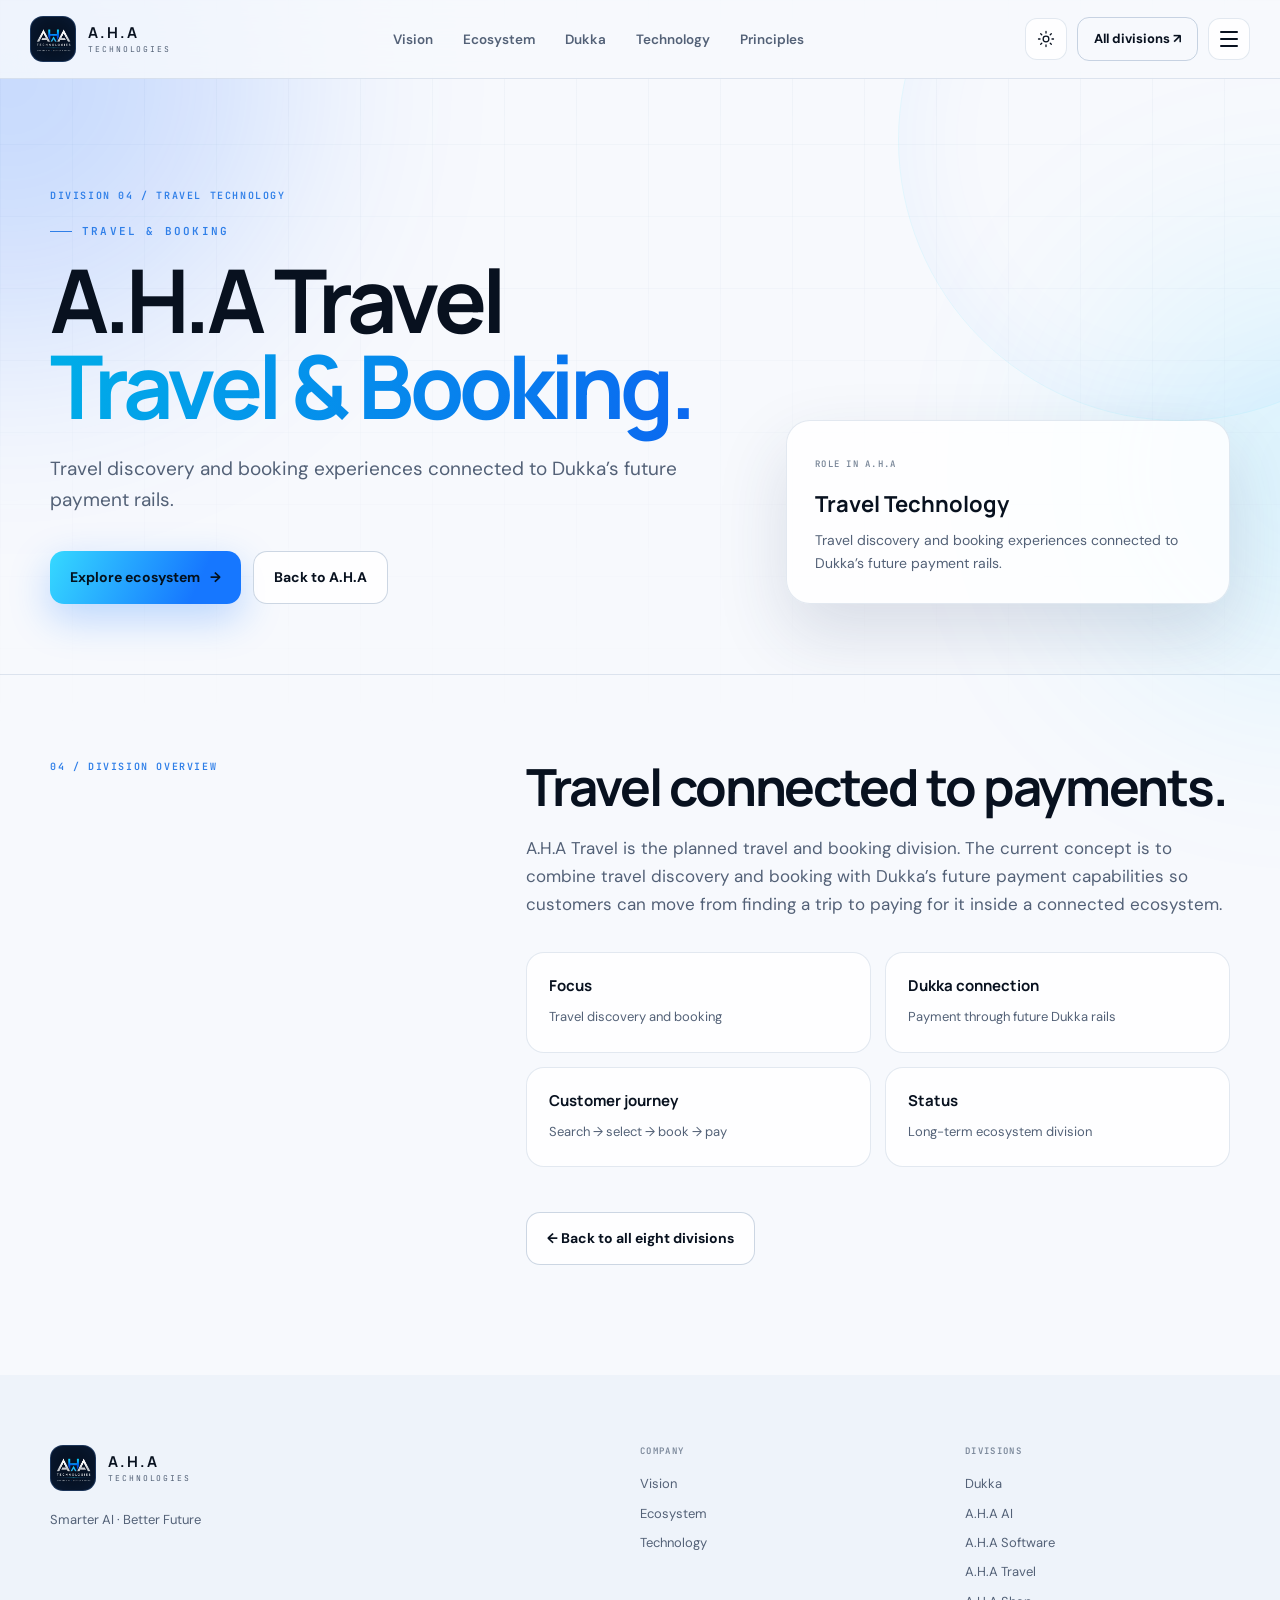
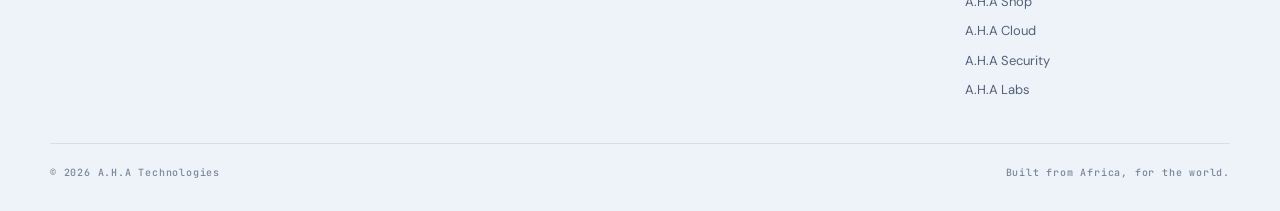
<file: aha-travel.html>
<!DOCTYPE html><html lang="en" data-theme="dark"><head><meta charset="UTF-8"/><meta name="viewport" content="width=device-width, initial-scale=1.0"/><meta name="theme-color" content="#050814"/><meta name="description" content="A.H.A Travel — Travel discovery and booking experiences connected to Dukka’s future payment rails."/><title>A.H.A Travel — A.H.A Technologies</title><link rel="preconnect" href="https://fonts.googleapis.com"/><link rel="preconnect" href="https://fonts.gstatic.com" crossorigin/><link href="https://fonts.googleapis.com/css2?family=DM+Sans:wght@400;500;600;700&family=Manrope:wght@400;500;600;700;800&family=JetBrains+Mono:wght@400;500;600&display=swap" rel="stylesheet"/><style>
:root{
  --bg:#050814;
  --bg-2:#080d1a;
  --panel:rgba(12,19,36,.78);
  --panel-solid:#0c1324;
  --panel-2:#101a30;
  --text:#f7f9ff;
  --muted:#9aa8c0;
  --muted-2:#65728b;
  --line:rgba(142,174,230,.14);
  --line-strong:rgba(142,174,230,.26);
  --blue:#1577ff;
  --cyan:#36d9ff;
  --blue-soft:#7fb5ff;
  --gold:#f1c96b;
  --shadow:0 30px 80px rgba(0,0,0,.34);
  --radius:26px;
  --header-bg:rgba(5,8,20,.72);
  --hero-card:linear-gradient(145deg,rgba(14,27,53,.90),rgba(5,10,24,.86));
}
html[data-theme="light"]{
  --bg:#f7f9fd;
  --bg-2:#eef3fa;
  --panel:rgba(255,255,255,.82);
  --panel-solid:#ffffff;
  --panel-2:#f4f7fb;
  --text:#08111f;
  --muted:#536177;
  --muted-2:#7a8799;
  --line:rgba(31,74,130,.12);
  --line-strong:rgba(31,74,130,.22);
  --blue:#0b68f0;
  --cyan:#00aee8;
  --blue-soft:#2f7fe8;
  --gold:#a87500;
  --shadow:0 30px 70px rgba(38,63,99,.15);
  --header-bg:rgba(247,249,253,.82);
  --hero-card:linear-gradient(145deg,#071326,#0b1c34);
}
*{box-sizing:border-box;margin:0;padding:0}
html{scroll-behavior:smooth}
body{font-family:'DM Sans',sans-serif;background:var(--bg);color:var(--text);line-height:1.65;overflow-x:hidden;transition:background .35s ease,color .35s ease}
a{color:inherit}button,input{font:inherit}.skip-link{position:fixed;left:16px;top:-80px;z-index:9999;background:var(--text);color:var(--bg);padding:10px 14px;border-radius:10px;text-decoration:none}.skip-link:focus{top:16px}.container{width:min(1180px,calc(100% - 48px));margin-inline:auto}.section-pad{padding:120px 0;position:relative}.grid-bg{position:fixed;inset:0;z-index:-5;background-image:linear-gradient(var(--line) 1px,transparent 1px),linear-gradient(90deg,var(--line) 1px,transparent 1px);background-size:72px 72px;opacity:.3;mask-image:linear-gradient(to bottom,black,transparent 88%)}.ambient{position:fixed;border-radius:999px;filter:blur(120px);opacity:.2;pointer-events:none;z-index:-4}.ambient-one{width:520px;height:520px;background:#075dff;left:-250px;top:-180px}.ambient-two{width:420px;height:420px;background:#00c6ff;right:-240px;top:260px;opacity:.12}.site-header{position:sticky;top:0;z-index:100;border-bottom:1px solid var(--line);background:var(--header-bg);backdrop-filter:blur(22px);-webkit-backdrop-filter:blur(22px)}.nav-shell{height:78px;width:min(1220px,calc(100% - 40px));margin:auto;display:flex;align-items:center;justify-content:space-between;gap:30px}.brand{display:flex;align-items:center;gap:12px;text-decoration:none;min-width:max-content}.brand-mark{width:46px;height:46px;border-radius:13px;display:grid;place-items:center;background:#07101f;border:1px solid rgba(91,160,255,.26);box-shadow:inset 0 0 25px rgba(20,118,255,.1)}.brand-mark img{width:39px;height:auto;display:block}.brand-copy{display:flex;flex-direction:column;line-height:1}.brand-copy strong{font-family:'Manrope',sans-serif;letter-spacing:.13em;font-size:15px}.brand-copy small{font-family:'JetBrains Mono',monospace;font-size:8px;letter-spacing:.24em;color:var(--muted);margin-top:5px}.nav-links{display:flex;gap:30px;list-style:none}.nav-links a{text-decoration:none;color:var(--muted);font-size:13.5px;font-weight:600;transition:.25s}.nav-links a:hover,.nav-links a.active{color:var(--text)}.nav-actions{display:flex;align-items:center;gap:10px}.nav-cta{padding:10px 16px;border:1px solid var(--line-strong);border-radius:12px;text-decoration:none;font-size:13px;font-weight:700;transition:.25s}.nav-cta:hover{border-color:rgba(54,217,255,.55);background:rgba(54,217,255,.06);transform:translateY(-1px)}.theme-toggle{width:42px;height:42px;border:1px solid var(--line);border-radius:12px;background:var(--panel);display:grid;place-items:center;color:var(--text);cursor:pointer}.theme-toggle svg{width:18px;height:18px;fill:none;stroke:currentColor;stroke-width:1.7;stroke-linecap:round;stroke-linejoin:round}.theme-toggle .sun-icon{display:none}html[data-theme="light"] .theme-toggle .moon-icon{display:none}html[data-theme="light"] .theme-toggle .sun-icon{display:block}.hamburger{display:none;width:42px;height:42px;border:1px solid var(--line);border-radius:12px;background:var(--panel);padding:11px;cursor:pointer}.hamburger span{height:2px;background:var(--text);display:block;border-radius:4px;transition:.25s}.hamburger span+span{margin-top:5px}.hamburger[aria-expanded="true"] span:nth-child(1){transform:translateY(7px) rotate(45deg)}.hamburger[aria-expanded="true"] span:nth-child(2){opacity:0}.hamburger[aria-expanded="true"] span:nth-child(3){transform:translateY(-7px) rotate(-45deg)}
.hero{min-height:calc(100svh - 78px);display:flex;align-items:center;border-bottom:1px solid var(--line);overflow:hidden}.hero::before{content:"";position:absolute;inset:0;background:radial-gradient(circle at 74% 44%,rgba(0,156,255,.14),transparent 32%),linear-gradient(115deg,transparent 30%,rgba(31,104,255,.03) 45%,transparent 57%);pointer-events:none}.hero-glow{position:absolute;width:760px;height:760px;border:1px solid rgba(54,217,255,.1);border-radius:50%;right:-220px;top:0;box-shadow:0 0 100px rgba(21,119,255,.08) inset}.hero-grid{display:grid;grid-template-columns:1.12fr .88fr;gap:70px;align-items:center}.eyebrow{font-family:'JetBrains Mono',monospace;text-transform:uppercase;letter-spacing:.2em;font-size:11px;color:var(--blue-soft);font-weight:600;display:flex;align-items:center;gap:10px}.eyebrow span{display:inline-block;width:22px;height:1px;background:currentColor}.eyebrow.gold{color:var(--gold)}.hero h1,.section-heading h2,.vision h2,.dukka-intro h2,.roadmap-head h2,.closing h2{font-family:'Manrope',sans-serif;font-weight:700;letter-spacing:-.045em;line-height:1.02}.hero h1{font-size:clamp(48px,6vw,78px);max-width:760px;margin:22px 0 26px}.hero h1 em,.section-heading h2 em,.dukka-intro h2 em,.roadmap-head h2 em,.closing h2 em{font-style:normal;background:linear-gradient(100deg,var(--cyan),var(--blue));-webkit-background-clip:text;background-clip:text;color:transparent}.hero-lede{font-size:18px;color:var(--muted);max-width:650px}.hero-lede strong{color:var(--text);font-weight:600}.hero-actions{display:flex;gap:12px;flex-wrap:wrap;margin-top:36px}.btn{display:inline-flex;align-items:center;justify-content:center;gap:10px;padding:14px 20px;border-radius:14px;text-decoration:none;font-size:14px;font-weight:700;transition:.25s}.btn-primary{color:#03101d;background:linear-gradient(115deg,#36d9ff,#1677ff 76%);box-shadow:0 14px 40px rgba(21,119,255,.28)}.btn-primary:hover{transform:translateY(-2px);box-shadow:0 18px 48px rgba(21,119,255,.36)}.btn-secondary{border:1px solid var(--line-strong);background:var(--panel);color:var(--text)}.btn-secondary:hover{border-color:rgba(54,217,255,.48);transform:translateY(-2px)}.hero-trust{margin-top:56px;display:flex;gap:34px;flex-wrap:wrap}.hero-trust div{display:flex;flex-direction:column}.hero-trust strong{font-family:'Manrope',sans-serif;font-size:25px}.hero-trust span{font-size:12px;color:var(--muted);margin-top:1px}.hero-visual{height:540px;position:relative;display:grid;place-items:center}.visual-ring{position:absolute;border-radius:50%;border:1px solid rgba(89,174,255,.12)}.ring-one{width:500px;height:500px;animation:spin 28s linear infinite}.ring-one::before,.ring-one::after{content:"";position:absolute;width:7px;height:7px;background:var(--cyan);border-radius:50%;box-shadow:0 0 22px var(--cyan)}.ring-one::before{left:31px;top:115px}.ring-one::after{right:60px;bottom:78px}.ring-two{width:385px;height:385px;border-style:dashed;animation:spinReverse 22s linear infinite}.hero-logo-card{width:min(380px,82%);aspect-ratio:1.06;border-radius:38px;background:var(--hero-card);border:1px solid rgba(95,164,255,.22);display:flex;flex-direction:column;align-items:center;justify-content:center;position:relative;box-shadow:var(--shadow),inset 0 0 80px rgba(20,117,255,.07);overflow:hidden}.hero-logo-card::before{content:"";position:absolute;inset:0;background:linear-gradient(120deg,transparent 20%,rgba(255,255,255,.04),transparent 60%)}.hero-logo-card img{width:77%;position:relative;z-index:2;filter:drop-shadow(0 20px 35px rgba(0,0,0,.25))}.logo-halo{position:absolute;width:250px;height:250px;background:radial-gradient(circle,rgba(0,198,255,.24),transparent 65%);filter:blur(20px)}.logo-caption{position:absolute;bottom:25px;font-family:'JetBrains Mono',monospace;color:#cbd6e7;font-size:10px;letter-spacing:.15em;display:flex;align-items:center;gap:8px}.live-dot{width:7px;height:7px;background:#23d5ff;border-radius:50%;box-shadow:0 0 15px #23d5ff}.floating-chip{position:absolute;background:var(--panel);border:1px solid var(--line-strong);backdrop-filter:blur(12px);border-radius:999px;padding:8px 13px;font:600 9px 'JetBrains Mono';letter-spacing:.12em;color:var(--muted);box-shadow:var(--shadow)}.chip-ai{top:88px;right:16px}.chip-fintech{bottom:92px;left:-2px}.chip-cloud{bottom:42px;right:34px}.scroll-cue{position:absolute;bottom:24px;left:50%;transform:translateX(-50%);display:flex;gap:10px;align-items:center;font:500 10px 'JetBrains Mono';letter-spacing:.1em;color:var(--muted-2);text-transform:uppercase}.scroll-cue span{width:34px;height:1px;background:var(--line-strong)}@keyframes spin{to{transform:rotate(360deg)}}@keyframes spinReverse{to{transform:rotate(-360deg)}}
.marquee-wrap{overflow:hidden;border-bottom:1px solid var(--line);background:var(--bg-2);padding:17px 0}.marquee-track{display:flex;width:max-content;align-items:center;gap:26px;animation:marquee 32s linear infinite;font:600 11px 'JetBrains Mono';letter-spacing:.16em;color:var(--muted-2)}.marquee-track i{font-style:normal;color:var(--blue);font-size:8px}@keyframes marquee{to{transform:translateX(-50%)}}
.vision{border-bottom:1px solid var(--line)}.vision-grid{display:grid;grid-template-columns:.72fr 1.28fr;gap:80px}.section-index{margin-top:24px;font:500 10px 'JetBrains Mono';letter-spacing:.18em;color:var(--muted-2)}.vision h2{font-size:clamp(40px,5vw,62px);margin-bottom:30px}.vision h2 span{color:var(--muted-2)}.vision-copy>p{font-size:18px;color:var(--muted);max-width:710px}.vision-quote{margin-top:40px;border-left:2px solid var(--cyan);padding:14px 0 14px 22px;font-size:18px;color:var(--muted)}.vision-quote strong{color:var(--text)}
.ecosystem{border-bottom:1px solid var(--line);overflow:hidden}.section-heading{display:grid;grid-template-columns:1fr .85fr;align-items:end;gap:80px;margin-bottom:70px}.section-heading h2{font-size:clamp(40px,5vw,60px);margin-top:18px}.section-heading>p{color:var(--muted);font-size:17px;padding-bottom:5px}.orbit-shell{height:580px;position:relative;display:grid;place-items:center;margin-bottom:70px;border:1px solid var(--line);border-radius:var(--radius);background:radial-gradient(circle at center,rgba(22,113,255,.13),transparent 42%),linear-gradient(180deg,var(--panel),transparent);overflow:hidden}.orbit-shell::before,.orbit-shell::after{content:"";position:absolute;border:1px solid var(--line);border-radius:50%}.orbit-shell::before{width:420px;height:420px}.orbit-shell::after{width:660px;height:660px}.orbit-lines{position:absolute;width:84%;height:1px;background:var(--line);box-shadow:0 0 0 transparent;transform:rotate(28deg)}.orbit-lines::before{content:"";position:absolute;width:100%;height:1px;background:var(--line);transform:rotate(57deg)}.orbit-core{width:150px;height:150px;border-radius:50%;display:flex;flex-direction:column;align-items:center;justify-content:center;background:#071121;border:1px solid rgba(54,217,255,.35);box-shadow:0 0 70px rgba(21,119,255,.22);z-index:2}.orbit-core img{width:98px}.orbit-core span{font:600 8px 'JetBrains Mono';letter-spacing:.14em;color:#7990ac;margin-top:4px}.orbit-node{position:absolute;z-index:2;min-width:112px;padding:13px 14px;border:1px solid var(--line-strong);background:var(--panel);backdrop-filter:blur(12px);border-radius:16px;display:flex;flex-direction:column;box-shadow:0 16px 50px rgba(0,0,0,.12)}.orbit-node b{font-family:'Manrope';font-size:13px}.orbit-node small{font:500 9px 'JetBrains Mono';color:var(--muted-2);text-transform:uppercase;letter-spacing:.08em}.node-1{left:11%;top:17%;border-color:rgba(241,201,107,.42)}.node-2{left:43%;top:8%;border-color:rgba(54,217,255,.42)}.node-3{right:11%;top:17%;border-color:rgba(157,132,255,.42)}.node-4{left:7%;top:49%}.node-5{right:7%;top:49%}.node-6{left:14%;bottom:13%}.node-7{left:44%;bottom:7%;border-color:rgba(241,201,107,.34)}.node-8{right:14%;bottom:13%;border-color:rgba(98,214,144,.36)}.eco-grid{display:grid;grid-template-columns:repeat(4,1fr);gap:14px}.eco-card{min-height:270px;padding:26px;border:1px solid var(--line);border-radius:20px;background:linear-gradient(160deg,var(--panel),transparent);position:relative;transition:.28s}.eco-card:hover{transform:translateY(-5px);border-color:rgba(83,166,255,.34);box-shadow:var(--shadow)}.eco-card.featured{background:linear-gradient(150deg,rgba(21,119,255,.16),var(--panel));border-color:rgba(54,217,255,.3)}.card-no{font:600 10px 'JetBrains Mono';color:var(--blue-soft)}.card-tag{position:absolute;right:24px;top:26px;font:500 8px 'JetBrains Mono';letter-spacing:.12em;color:var(--muted-2)}.eco-card h3{font:700 20px 'Manrope';margin:52px 0 10px}.eco-card p{font-size:14px;color:var(--muted)}.eco-card a{display:inline-block;margin-top:18px;color:var(--cyan);font-size:13px;font-weight:700;text-decoration:none}
.dukka-section{overflow:hidden;border-bottom:1px solid var(--line);background:linear-gradient(180deg,var(--bg-2),var(--bg))}.dukka-orb{position:absolute;width:700px;height:700px;background:radial-gradient(circle,rgba(241,201,107,.09),transparent 65%);right:-300px;top:-100px}.dukka-intro{display:grid;grid-template-columns:1fr 1fr;gap:80px;align-items:end;margin-bottom:54px}.dukka-wordmark{font:700 15px 'JetBrains Mono';letter-spacing:.38em;color:var(--gold);margin-top:22px}.dukka-intro h2{font-size:clamp(48px,6vw,70px);margin-top:8px}.dukka-description p{font-size:18px;color:var(--muted)}.dukka-pillars{display:flex;flex-wrap:wrap;gap:8px;margin-top:26px}.dukka-pillars span{border:1px solid rgba(241,201,107,.32);color:var(--gold);padding:7px 12px;border-radius:999px;font:600 9px 'JetBrains Mono';letter-spacing:.12em}.dukka-dashboard{display:grid;grid-template-columns:.8fr 1.2fr;gap:60px;padding:46px;border:1px solid rgba(241,201,107,.18);border-radius:28px;background:linear-gradient(145deg,rgba(241,201,107,.045),var(--panel));box-shadow:var(--shadow);margin-bottom:100px}.mini-label{font:600 9px 'JetBrains Mono';letter-spacing:.15em;color:var(--gold)}.dash-side h3{font:700 28px 'Manrope';margin:13px 0 10px}.dash-side p{font-size:14px;color:var(--muted)}.status-row{margin-top:28px;padding-top:20px;border-top:1px solid var(--line);display:flex;gap:10px;color:var(--muted);font-size:12px}.status-dot{width:8px;height:8px;border-radius:50%;background:#34e1a5;box-shadow:0 0 16px #34e1a5;margin-top:6px}.feature-cloud{display:flex;flex-wrap:wrap;gap:10px;align-content:center}.feature-cloud span{padding:10px 13px;border-radius:12px;background:var(--panel-2);border:1px solid var(--line);font-size:12px;color:var(--muted)}.feature-cloud span.hot{border-color:rgba(241,201,107,.35);color:var(--gold)}.roadmap-head{max-width:760px;margin-bottom:50px}.roadmap-head h2{font-size:clamp(42px,5vw,60px);margin:18px 0 20px}.roadmap-head p{color:var(--muted);font-size:17px}.roadmap{display:grid;grid-template-columns:repeat(3,1fr);gap:14px}.phase-card{padding:30px;border:1px solid var(--line);border-radius:22px;background:var(--panel);position:relative;overflow:hidden;min-height:360px}.phase-card.active{border-color:rgba(54,217,255,.3);background:linear-gradient(150deg,rgba(21,119,255,.13),var(--panel))}.phase-top{display:flex;justify-content:space-between;gap:12px;font:600 9px 'JetBrains Mono';letter-spacing:.12em}.phase-top span{color:var(--blue-soft)}.phase-top b{color:var(--muted-2)}.phase-card h3{font:700 23px 'Manrope';margin:40px 0 12px}.phase-card p,.phase-card li{color:var(--muted);font-size:14px}.phase-card ol{margin:20px 0 0 18px}.phase-card li{padding:3px 0}.phase-line{position:absolute;left:30px;right:30px;bottom:26px;height:2px;background:var(--line)}.phase-line i{display:block;width:32%;height:100%;background:linear-gradient(90deg,var(--blue),var(--cyan));box-shadow:0 0 14px rgba(54,217,255,.35)}.phase-card:nth-child(2) .phase-line i{width:66%}.phase-card:nth-child(3) .phase-line i{width:100%}
.technology{border-bottom:1px solid var(--line)}.tech-grid{display:grid;grid-template-columns:repeat(3,1fr);gap:14px}.tech-card{min-height:220px;padding:25px;border:1px solid var(--line);border-radius:20px;background:var(--panel);display:flex;gap:20px;transition:.28s}.tech-card:hover{transform:translateY(-4px);border-color:rgba(54,217,255,.28)}.tech-icon{font:600 10px 'JetBrains Mono';color:var(--blue-soft);width:34px;height:34px;border:1px solid var(--line-strong);border-radius:10px;display:grid;place-items:center;flex:none}.tech-card small{font:600 9px 'JetBrains Mono';letter-spacing:.14em;color:var(--muted-2)}.tech-card h3{font:700 18px 'Manrope';margin:26px 0 10px}.tech-card p{font:500 12px 'JetBrains Mono';color:var(--muted);line-height:1.9}.principle-note{margin-top:40px;padding:28px 30px;border-left:2px solid var(--cyan);background:var(--panel);display:grid;grid-template-columns:190px 1fr;gap:30px}.principle-note span{font:600 9px 'JetBrains Mono';letter-spacing:.14em;color:var(--blue-soft)}.principle-note p{font-size:14px;color:var(--muted)}
.principles{border-bottom:1px solid var(--line)}.principles-grid{display:grid;grid-template-columns:repeat(3,1fr);gap:14px}.principle-card{padding:28px;min-height:220px;border:1px solid var(--line);border-radius:20px;background:linear-gradient(160deg,var(--panel),transparent)}.principle-card>span{font:600 10px 'JetBrains Mono';color:var(--blue-soft)}.principle-card h3{font:700 19px 'Manrope';margin:42px 0 10px}.principle-card p{color:var(--muted);font-size:14px}
.closing{padding-bottom:90px}.closing-card{min-height:480px;border:1px solid rgba(76,163,255,.28);border-radius:34px;background:linear-gradient(135deg,#08172d,#06101f 48%,#071933);position:relative;overflow:hidden;display:grid;grid-template-columns:1.1fr .9fr;align-items:center;padding:70px}.closing-grid{position:absolute;inset:0;background-image:linear-gradient(rgba(102,162,255,.08) 1px,transparent 1px),linear-gradient(90deg,rgba(102,162,255,.08) 1px,transparent 1px);background-size:50px 50px;mask-image:linear-gradient(90deg,black,transparent)}.closing-copy{position:relative;z-index:2;color:#f7f9ff}.closing-copy .eyebrow{color:#70baff}.closing h2{font-size:clamp(40px,5vw,58px);margin:20px 0}.closing-copy>p{color:#9db0ca;max-width:620px;margin-bottom:30px}.closing-logo{position:relative;z-index:2;display:grid;place-items:center}.closing-logo img{width:min(320px,90%);filter:drop-shadow(0 30px 50px rgba(0,0,0,.3))}
.site-footer{padding:70px 0 32px;background:var(--bg-2)}.footer-grid{display:grid;grid-template-columns:2fr 1fr 1fr;gap:60px;padding-bottom:42px}.footer-main p{color:var(--muted);font-size:13px;margin-top:18px}.footer-col{display:flex;flex-direction:column;gap:8px}.footer-col h4{font:600 9px 'JetBrains Mono';letter-spacing:.15em;color:var(--muted-2);margin-bottom:8px}.footer-col a{text-decoration:none;color:var(--muted);font-size:13px}.footer-col a:hover{color:var(--text)}.footer-note{padding:25px 0;border-top:1px solid var(--line);color:var(--muted-2);font-size:11px;max-width:1180px}.footer-bottom{padding-top:22px;border-top:1px solid var(--line);display:flex;justify-content:space-between;gap:20px;flex-wrap:wrap;color:var(--muted-2);font:500 10px 'JetBrains Mono';letter-spacing:.08em}.reveal{opacity:0;transform:translateY(24px);transition:opacity .75s ease,transform .75s cubic-bezier(.22,1,.36,1)}.reveal.in-view{opacity:1;transform:none}.delay-1{transition-delay:.08s}.delay-2{transition-delay:.16s}
@media (prefers-reduced-motion:reduce){*{scroll-behavior:auto!important;animation:none!important;transition-duration:.01ms!important}.reveal{opacity:1;transform:none}}
@media (max-width:1050px){.nav-links{gap:18px}.nav-cta{display:none}.hero-grid{grid-template-columns:1fr 1fr;gap:30px}.hero-visual{height:480px}.eco-grid{grid-template-columns:repeat(2,1fr)}.tech-grid,.principles-grid{grid-template-columns:repeat(2,1fr)}}
@media (max-width:820px){.section-pad{padding:90px 0}.container{width:min(100% - 32px,1180px)}.nav-shell{width:calc(100% - 24px);height:70px}.brand-copy{display:none}.hamburger{display:block}.nav-links{position:absolute;left:12px;right:12px;top:78px;display:flex;flex-direction:column;gap:0;background:var(--panel-solid);border:1px solid var(--line);border-radius:18px;padding:9px;box-shadow:var(--shadow);opacity:0;visibility:hidden;transform:translateY(-8px);transition:.25s}.nav-links.open{opacity:1;visibility:visible;transform:none}.nav-links li{width:100%}.nav-links a{display:block;padding:13px 14px;border-radius:10px}.nav-links a:hover{background:var(--panel-2)}.hero{min-height:auto;padding-top:90px}.hero-grid{grid-template-columns:1fr}.hero h1{font-size:clamp(44px,12vw,64px)}.hero-visual{height:460px;order:-1}.hero-logo-card{width:320px}.hero-trust{margin-top:40px}.scroll-cue{display:none}.vision-grid,.section-heading,.dukka-intro,.dukka-dashboard,.closing-card{grid-template-columns:1fr;gap:34px}.orbit-shell{height:520px}.orbit-shell::after{width:560px;height:560px}.node-1{left:4%}.node-3{right:4%}.node-4{left:2%}.node-5{right:2%}.node-6{left:6%}.node-8{right:6%}.roadmap{grid-template-columns:1fr}.phase-card{min-height:300px}.closing-card{padding:52px 36px}.closing-logo img{width:230px}.footer-grid{grid-template-columns:1.5fr 1fr 1fr}.principle-note{grid-template-columns:1fr;gap:10px}}
@media (max-width:590px){.section-pad{padding:72px 0}.hero{padding-top:68px}.hero-copy{text-align:left}.hero-visual{height:340px}.ring-one{width:350px;height:350px}.ring-two{width:275px;height:275px}.hero-logo-card{width:245px;border-radius:28px}.logo-caption{font-size:8px;bottom:18px}.floating-chip{display:none}.hero h1{font-size:43px}.hero-lede,.vision-copy>p,.dukka-description p,.section-heading>p{font-size:16px}.hero-actions .btn{width:100%}.hero-trust{gap:20px}.hero-trust div{min-width:28%}.section-heading h2,.vision h2,.dukka-intro h2,.roadmap-head h2,.closing h2{font-size:39px}.vision-grid{gap:38px}.orbit-shell{height:460px;border-radius:22px}.orbit-shell::before{width:300px;height:300px}.orbit-shell::after{width:460px;height:460px}.orbit-core{width:110px;height:110px}.orbit-core img{width:78px}.orbit-node{min-width:90px;padding:9px 10px}.orbit-node b{font-size:10px}.orbit-node small{font-size:7px}.node-1{left:3%;top:18%}.node-2{left:40%;top:6%}.node-3{right:3%;top:18%}.node-4{left:1%;top:48%}.node-5{right:1%;top:48%}.node-6{left:6%;bottom:12%}.node-7{left:40%;bottom:6%}.node-8{right:6%;bottom:12%}.eco-grid,.tech-grid,.principles-grid{grid-template-columns:1fr}.eco-card{min-height:230px}.dukka-dashboard{padding:28px}.roadmap-head{margin-bottom:32px}.principle-note{padding:24px}.closing-card{padding:40px 24px;min-height:0}.closing-logo{display:none}.footer-grid{grid-template-columns:1fr 1fr;gap:36px}.footer-main{grid-column:1/-1}.footer-bottom{flex-direction:column}.brand-copy{display:flex}.site-header .brand-copy{display:none}}


/* ===== DIVISION HAMBURGER / DRAWER ===== */
.hamburger{display:block;position:relative;z-index:302}
.menu-overlay{position:fixed;inset:0;background:rgba(1,5,13,.58);backdrop-filter:blur(5px);-webkit-backdrop-filter:blur(5px);z-index:250;opacity:0;visibility:hidden;transition:opacity .28s ease,visibility .28s ease}
.menu-overlay.open{opacity:1;visibility:visible}
.division-drawer{position:fixed;top:0;right:0;z-index:300;width:min(470px,100%);height:100vh;max-height:100%;padding:26px;background:var(--panel-solid);background:color-mix(in srgb,var(--panel-solid) 94%,transparent);border-left:1px solid var(--line-strong);box-shadow:-30px 0 80px rgba(0,0,0,.32);transform:translateX(105%);visibility:hidden;transition:transform .36s cubic-bezier(.22,1,.36,1),visibility .36s;overflow:auto}
.division-drawer.open{transform:translateX(0);visibility:visible}
body.menu-open{overflow:hidden}
.drawer-head{display:flex;align-items:flex-start;justify-content:space-between;gap:22px;padding:10px 4px 24px;border-bottom:1px solid var(--line)}
.drawer-kicker{font:600 9px 'JetBrains Mono';letter-spacing:.18em;color:var(--blue-soft)}
.drawer-head h2{font:700 31px/1.05 'Manrope';letter-spacing:-.04em;margin-top:10px}.drawer-head h2 em{font-style:normal;color:var(--cyan)}
.drawer-close{width:44px;height:44px;flex:none;border:1px solid var(--line);border-radius:14px;background:var(--panel);color:var(--text);font-size:27px;line-height:1;cursor:pointer;transition:.2s}.drawer-close:hover{border-color:var(--cyan);transform:rotate(4deg)}
.division-list{display:grid;margin-top:14px}
.division-list a{display:grid;grid-template-columns:38px 1fr auto;align-items:center;gap:13px;padding:17px 10px;border-bottom:1px solid var(--line);text-decoration:none;border-radius:13px;transition:background .2s,transform .2s,border-color .2s}
.division-list a:hover{background:var(--panel-2);transform:translateX(-3px);border-color:var(--line-strong)}
.division-list a>span{font:600 10px 'JetBrains Mono';color:var(--blue-soft)}
.division-list a div{display:flex;flex-direction:column;min-width:0}.division-list strong{font:700 16px 'Manrope';color:var(--text)}.division-list small{font-size:11px;color:var(--muted);margin-top:2px}.division-list a>b{color:var(--cyan);font-weight:500}
.drawer-footer{display:flex;gap:8px;flex-wrap:wrap;padding-top:22px}.drawer-footer a{padding:9px 11px;border:1px solid var(--line);border-radius:10px;text-decoration:none;font-size:11px;color:var(--muted)}.drawer-footer a:hover{color:var(--text);border-color:var(--line-strong)}
.orbit-node{text-decoration:none;color:inherit;cursor:pointer}.orbit-node:hover{border-color:rgba(54,217,255,.6)!important;box-shadow:0 8px 30px rgba(21,119,255,.15);transform:translateY(-2px)}
.division-link{display:inline-flex!important;align-items:center;gap:7px;margin-top:18px;color:var(--cyan)!important;font-size:13px!important;font-weight:700!important;text-decoration:none!important}.division-link:hover{gap:11px}

/* ===== DIVISION DETAIL PAGES ===== */
.division-page{min-height:100vh}.division-hero{padding:110px 0 70px;border-bottom:1px solid var(--line);position:relative;overflow:hidden}.division-hero::after{content:"";position:absolute;width:560px;height:560px;border:1px solid rgba(54,217,255,.10);border-radius:50%;right:-180px;top:-220px;box-shadow:0 0 100px rgba(21,119,255,.06) inset;pointer-events:none}.division-hero-grid{display:grid;grid-template-columns:1.2fr .8fr;gap:70px;align-items:end}.division-no{font:600 10px 'JetBrains Mono';letter-spacing:.16em;color:var(--blue-soft);margin-bottom:20px}.division-hero h1{font:700 clamp(52px,7vw,88px)/.98 'Manrope';letter-spacing:-.055em;margin:16px 0 24px}.division-hero h1 em{font-style:normal;background:linear-gradient(100deg,var(--cyan),var(--blue));-webkit-background-clip:text;background-clip:text;color:transparent}.division-lede{font-size:19px;color:var(--muted);max-width:720px}.division-role-card{border:1px solid var(--line);border-radius:24px;padding:28px;background:var(--panel);box-shadow:var(--shadow)}.division-role-card small{font:600 9px 'JetBrains Mono';letter-spacing:.14em;color:var(--muted-2)}.division-role-card h2{font:700 22px 'Manrope';margin:14px 0 10px}.division-role-card p{color:var(--muted);font-size:14px}.division-body{padding:85px 0 110px}.division-content-grid{display:grid;grid-template-columns:.72fr 1.28fr;gap:80px}.division-side-label{font:600 10px 'JetBrains Mono';letter-spacing:.16em;color:var(--blue-soft)}.division-copy h2{font:700 clamp(34px,4vw,52px)/1.05 'Manrope';letter-spacing:-.04em;margin-bottom:20px}.division-copy>p{font-size:17px;color:var(--muted);max-width:780px}.division-facts{display:grid;grid-template-columns:repeat(2,1fr);gap:14px;margin-top:34px}.division-fact{padding:22px;border:1px solid var(--line);border-radius:18px;background:var(--panel)}.division-fact strong{display:block;font:700 15px 'Manrope';margin-bottom:7px}.division-fact span{font-size:13px;color:var(--muted)}.division-back{margin-top:45px}.division-back .btn{border:1px solid var(--line-strong);background:var(--panel)}
@media(max-width:820px){.nav-links{display:none!important}.division-drawer{width:min(100%,440px)}.division-hero{padding-top:85px}.division-hero-grid,.division-content-grid{grid-template-columns:1fr;gap:36px}.division-facts{grid-template-columns:1fr}.division-role-card{max-width:560px}}
@media(max-width:520px){.division-drawer{padding:18px}.drawer-head h2{font-size:27px}.division-list a{padding:14px 8px}.division-hero h1{font-size:48px}.division-lede{font-size:17px}}

.hamburger:focus-visible,.drawer-close:focus-visible,.division-list a:focus-visible{outline:2px solid var(--cyan);outline-offset:3px}

</style></head><body><a class="skip-link" href="#main">Skip to content</a><div class="ambient ambient-one" aria-hidden="true"></div><div class="ambient ambient-two" aria-hidden="true"></div><div class="grid-bg" aria-hidden="true"></div><header class="site-header" id="top"><nav class="nav-shell" aria-label="Primary navigation"><a class="brand" href="index.html" aria-label="A.H.A Technologies home"><span class="brand-mark"><img src="assets/aha-logo.png" alt="" /></span><span class="brand-copy"><strong>A.H.A</strong><small>TECHNOLOGIES</small></span></a><ul class="nav-links"><li><a href="index.html#vision">Vision</a></li><li><a href="index.html#ecosystem">Ecosystem</a></li><li><a href="dukka.html">Dukka</a></li><li><a href="index.html#technology">Technology</a></li><li><a href="index.html#principles">Principles</a></li></ul><div class="nav-actions"><button class="theme-toggle" id="themeToggle" type="button" aria-label="Switch to light mode" title="Change theme"><svg class="moon-icon" viewBox="0 0 24 24" aria-hidden="true"><path d="M21 12.7A8.5 8.5 0 1 1 11.3 3a6.7 6.7 0 0 0 9.7 9.7Z"/></svg><svg class="sun-icon" viewBox="0 0 24 24" aria-hidden="true"><circle cx="12" cy="12" r="3.8"/><path d="M12 2v2M12 20v2M4.93 4.93l1.41 1.41M17.66 17.66l1.41 1.41M2 12h2M20 12h2M4.93 19.07l1.41-1.41M17.66 6.34l1.41-1.41"/></svg></button><a href="index.html#ecosystem" class="nav-cta">All divisions <span>↗</span></a><button class="hamburger" id="menuToggle" type="button" aria-label="Open divisions menu" aria-expanded="false" aria-controls="division-menu"><span></span><span></span><span></span></button></div></nav></header><div class="menu-overlay" id="menuOverlay" aria-hidden="true"></div>
  <aside class="division-drawer" id="division-menu" aria-label="A.H.A divisions" aria-hidden="true">
    <div class="drawer-head"><div><span class="drawer-kicker">A.H.A ECOSYSTEM</span><h2>One core. <em>Eight divisions.</em></h2></div><button class="drawer-close" id="menuClose" type="button" aria-label="Close menu">×</button></div>
    <nav class="division-list" aria-label="Division pages">
      <a href="dukka.html"><span>01</span><div><strong>Dukka</strong><small>Flagship · Fintech</small></div><b>↗</b></a>
      <a href="aha-ai.html"><span>02</span><div><strong>A.H.A AI</strong><small>Intelligence Layer</small></div><b>↗</b></a>
      <a href="aha-software.html"><span>03</span><div><strong>A.H.A Software</strong><small>Enterprise Systems</small></div><b>↗</b></a>
      <a href="aha-travel.html"><span>04</span><div><strong>A.H.A Travel</strong><small>Travel & Booking</small></div><b>↗</b></a>
      <a href="aha-shop.html"><span>05</span><div><strong>A.H.A Shop</strong><small>Marketplace & Retail</small></div><b>↗</b></a>
      <a href="aha-cloud.html"><span>06</span><div><strong>A.H.A Cloud</strong><small>Infrastructure</small></div><b>↗</b></a>
      <a href="aha-security.html"><span>07</span><div><strong>A.H.A Security</strong><small>Trust & Protection</small></div><b>↗</b></a>
      <a href="aha-labs.html"><span>08</span><div><strong>A.H.A Labs</strong><small>Research & Innovation</small></div><b>↗</b></a>
    </nav>
    <div class="drawer-footer"><a href="index.html#vision">Vision</a><a href="index.html#technology">Technology</a><a href="index.html#principles">Principles</a></div>
  </aside><main id="main" class="division-page"><section class="division-hero"><div class="container division-hero-grid"><div class="reveal"><div class="division-no">DIVISION 04 / TRAVEL TECHNOLOGY</div><div class="eyebrow"><span></span>Travel & Booking</div><h1>A.H.A Travel<br/><em>Travel & Booking.</em></h1><p class="division-lede">Travel discovery and booking experiences connected to Dukka’s future payment rails.</p><div class="hero-actions"><a class="btn btn-primary" href="index.html#ecosystem">Explore ecosystem <span>→</span></a><a class="btn btn-secondary" href="index.html">Back to A.H.A</a></div></div><aside class="division-role-card reveal delay-1"><small>ROLE IN A.H.A</small><h2>Travel Technology</h2><p>Travel discovery and booking experiences connected to Dukka’s future payment rails.</p></aside></div></section><section class="division-body"><div class="container division-content-grid"><div><div class="division-side-label">04 / DIVISION OVERVIEW</div></div><div class="division-copy reveal"><h2>Travel connected to payments.</h2><p>A.H.A Travel is the planned travel and booking division. The current concept is to combine travel discovery and booking with Dukka’s future payment capabilities so customers can move from finding a trip to paying for it inside a connected ecosystem.</p><div class="division-facts"><div class="division-fact"><strong>Focus</strong><span>Travel discovery and booking</span></div><div class="division-fact"><strong>Dukka connection</strong><span>Payment through future Dukka rails</span></div><div class="division-fact"><strong>Customer journey</strong><span>Search → select → book → pay</span></div><div class="division-fact"><strong>Status</strong><span>Long-term ecosystem division</span></div></div><div class="division-back"><a class="btn btn-secondary" href="index.html#ecosystem">← Back to all eight divisions</a></div></div></div></section></main><footer class="site-footer"><div class="container"><div class="footer-grid"><div class="footer-main"><a class="brand" href="index.html"><span class="brand-mark"><img src="assets/aha-logo.png" alt="" /></span><span class="brand-copy"><strong>A.H.A</strong><small>TECHNOLOGIES</small></span></a><p>Smarter AI · Better Future</p></div><div class="footer-col"><h4>COMPANY</h4><a href="index.html#vision">Vision</a><a href="index.html#ecosystem">Ecosystem</a><a href="index.html#technology">Technology</a></div><div class="footer-col"><h4>DIVISIONS</h4><a href="dukka.html">Dukka</a><a href="aha-ai.html">A.H.A AI</a><a href="aha-software.html">A.H.A Software</a><a href="aha-travel.html">A.H.A Travel</a><a href="aha-shop.html">A.H.A Shop</a><a href="aha-cloud.html">A.H.A Cloud</a><a href="aha-security.html">A.H.A Security</a><a href="aha-labs.html">A.H.A Labs</a></div></div><div class="footer-bottom"><span>© 2026 A.H.A Technologies</span><span>Built from Africa, for the world.</span></div></div></footer><script>
(function () {
  'use strict';

  const html = document.documentElement;
  const menuToggle = document.getElementById('menuToggle');
  const divisionMenu = document.getElementById('division-menu');
  const menuOverlay = document.getElementById('menuOverlay');
  const menuClose = document.getElementById('menuClose');
  const themeToggle = document.getElementById('themeToggle');

  function setMenu(open) {
    if (!menuToggle || !divisionMenu || !menuOverlay) return;

    divisionMenu.classList.toggle('open', open);
    menuOverlay.classList.toggle('open', open);
    document.body.classList.toggle('menu-open', open);

    menuToggle.setAttribute('aria-expanded', String(open));
    menuToggle.setAttribute('aria-label', open ? 'Close divisions menu' : 'Open divisions menu');
    divisionMenu.setAttribute('aria-hidden', String(!open));
    menuOverlay.setAttribute('aria-hidden', String(!open));

    if (open && menuClose) {
      window.setTimeout(() => menuClose.focus(), 50);
    }
  }

  if (menuToggle && divisionMenu) {
    menuToggle.addEventListener('click', function () {
      setMenu(!divisionMenu.classList.contains('open'));
    });
  }

  if (menuClose) {
    menuClose.addEventListener('click', function () {
      setMenu(false);
      if (menuToggle) menuToggle.focus();
    });
  }

  if (menuOverlay) {
    menuOverlay.addEventListener('click', function () {
      setMenu(false);
    });
  }

  if (divisionMenu) {
    divisionMenu.querySelectorAll('a').forEach(function (link) {
      link.addEventListener('click', function () {
        setMenu(false);
      });
    });
  }

  document.addEventListener('keydown', function (event) {
    if (event.key === 'Escape' && divisionMenu && divisionMenu.classList.contains('open')) {
      setMenu(false);
      if (menuToggle) menuToggle.focus();
    }
  });

  function updateThemeLabel() {
    if (!themeToggle) return;
    const isDark = html.dataset.theme !== 'light';
    themeToggle.setAttribute('aria-label', isDark ? 'Switch to light mode' : 'Switch to dark mode');
  }

  let savedTheme = null;
  try {
    savedTheme = window.localStorage.getItem('aha-theme');
  } catch (error) {
    savedTheme = null;
  }

  let preferredLight = false;
  try {
    preferredLight = window.matchMedia && window.matchMedia('(prefers-color-scheme: light)').matches;
  } catch (error) {
    preferredLight = false;
  }

  html.dataset.theme = savedTheme || (preferredLight ? 'light' : 'dark');
  updateThemeLabel();

  if (themeToggle) {
    themeToggle.addEventListener('click', function () {
      html.dataset.theme = html.dataset.theme === 'dark' ? 'light' : 'dark';
      try {
        window.localStorage.setItem('aha-theme', html.dataset.theme);
      } catch (error) {
        // Theme still works even when storage is unavailable (for example file:// previews).
      }
      updateThemeLabel();
    });
  }

  const reveals = document.querySelectorAll('.reveal');
  if ('IntersectionObserver' in window) {
    const observer = new IntersectionObserver(function (entries) {
      entries.forEach(function (entry) {
        if (entry.isIntersecting) {
          entry.target.classList.add('in-view');
          observer.unobserve(entry.target);
        }
      });
    }, { threshold: 0.12 });
    reveals.forEach(function (el) { observer.observe(el); });
  } else {
    reveals.forEach(function (el) { el.classList.add('in-view'); });
  }

  const sections = Array.from(document.querySelectorAll('main section[id]'));
  const navLinks = Array.from(document.querySelectorAll('.nav-links a'));
  if ('IntersectionObserver' in window && sections.length && navLinks.length) {
    const sectionObserver = new IntersectionObserver(function (entries) {
      entries.forEach(function (entry) {
        if (!entry.isIntersecting) return;
        navLinks.forEach(function (link) { link.classList.remove('active'); });
        const active = navLinks.find(function (link) {
          return link.getAttribute('href') === '#' + entry.target.id;
        });
        if (active) active.classList.add('active');
      });
    }, { rootMargin: '-35% 0px -55% 0px', threshold: 0 });
    sections.forEach(function (section) { sectionObserver.observe(section); });
  }
})();

</script></body></html>
</file>
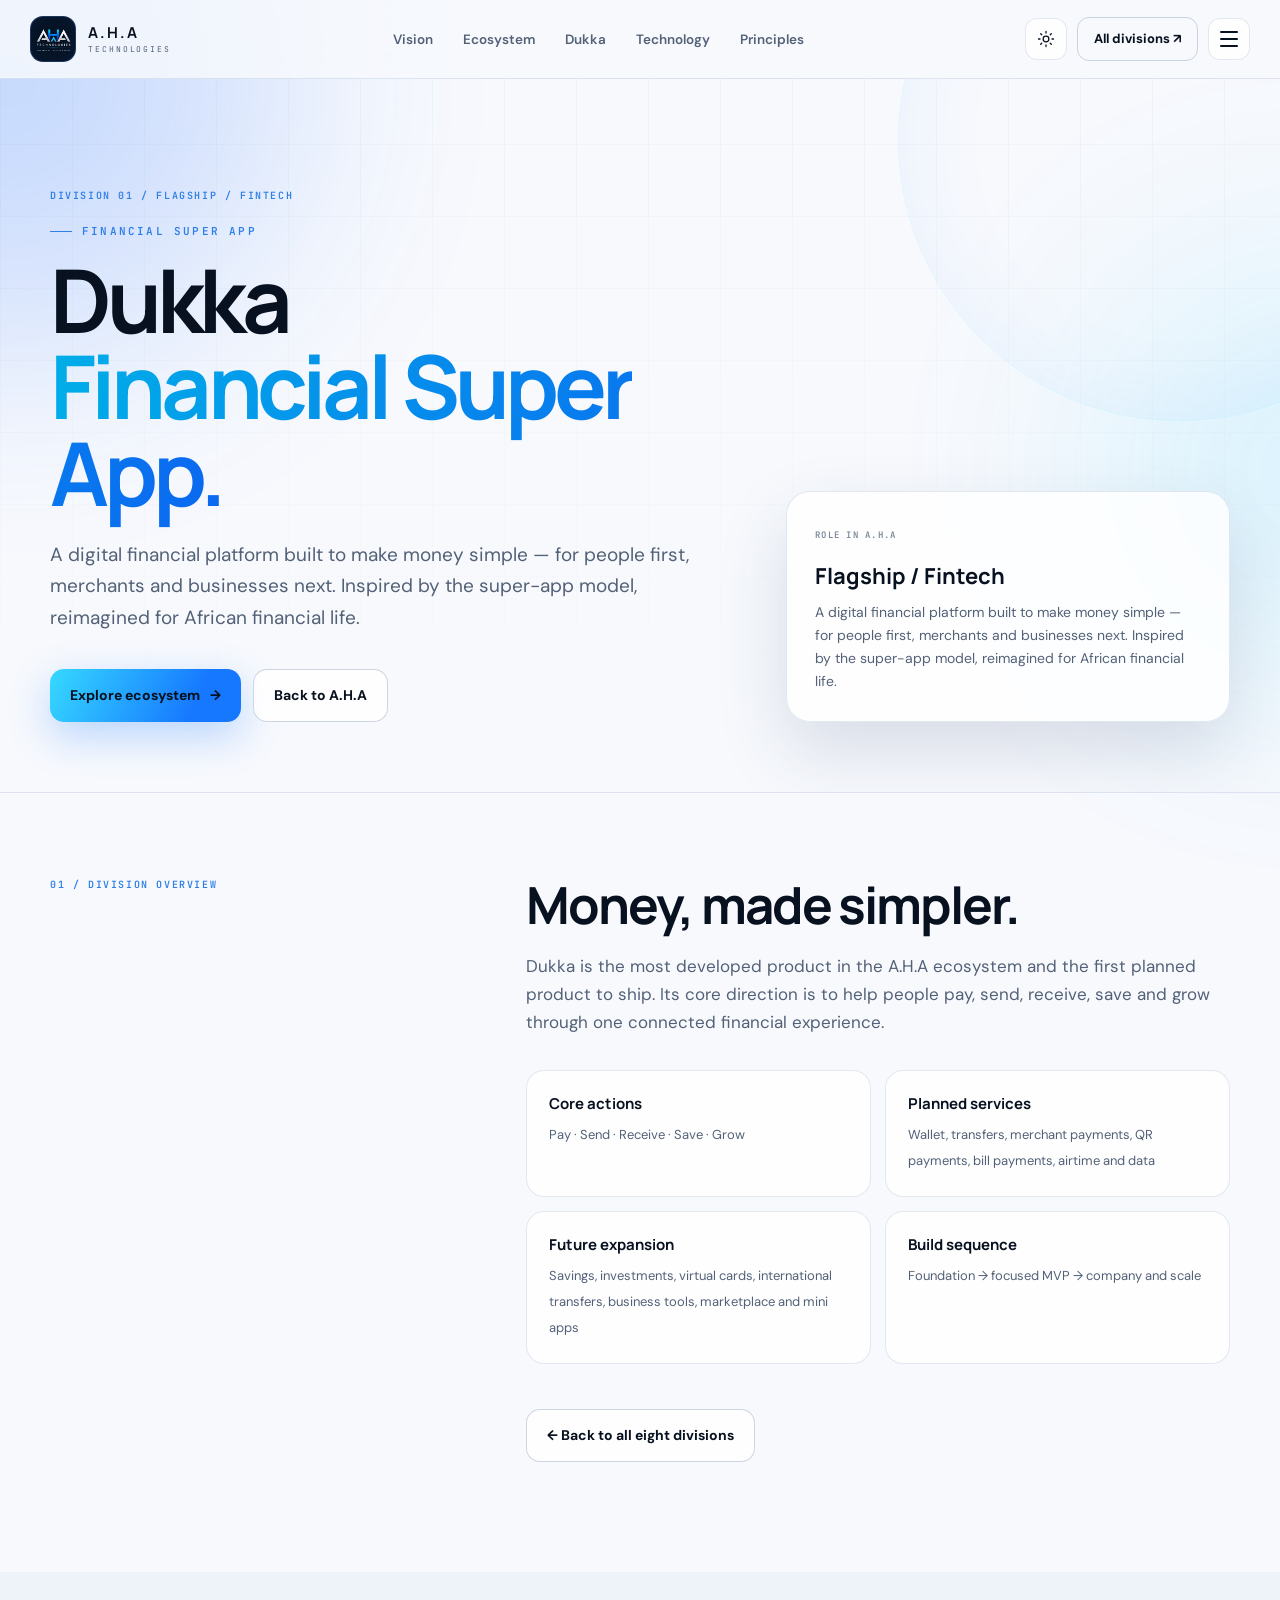
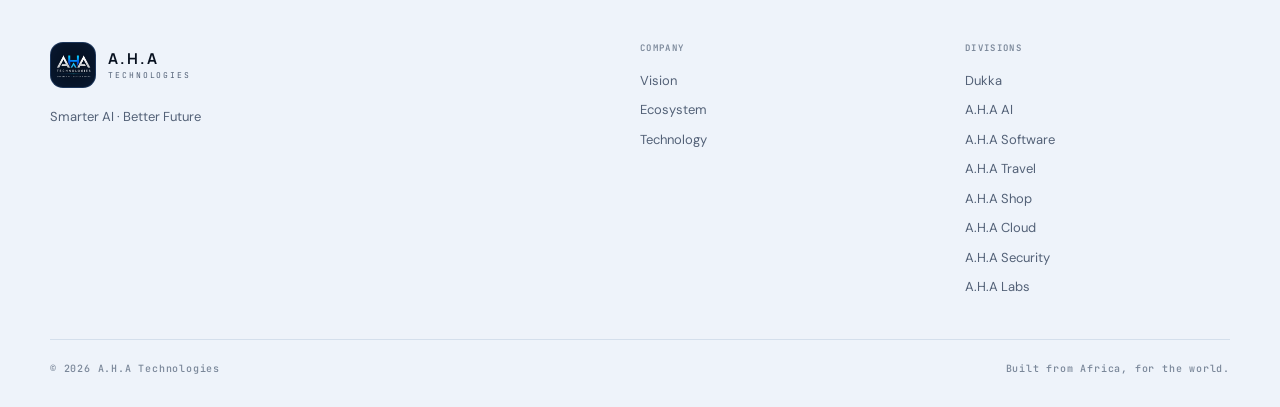
<file: dukka.html>
<!DOCTYPE html><html lang="en" data-theme="dark"><head><meta charset="UTF-8"/><meta name="viewport" content="width=device-width, initial-scale=1.0"/><meta name="theme-color" content="#050814"/><meta name="description" content="Dukka — A digital financial platform built to make money simple — for people first, merchants and businesses next. Inspired by the super-app model, reimagined for African financial life."/><title>Dukka — A.H.A Technologies</title><link rel="preconnect" href="https://fonts.googleapis.com"/><link rel="preconnect" href="https://fonts.gstatic.com" crossorigin/><link href="https://fonts.googleapis.com/css2?family=DM+Sans:wght@400;500;600;700&family=Manrope:wght@400;500;600;700;800&family=JetBrains+Mono:wght@400;500;600&display=swap" rel="stylesheet"/><style>
:root{
  --bg:#050814;
  --bg-2:#080d1a;
  --panel:rgba(12,19,36,.78);
  --panel-solid:#0c1324;
  --panel-2:#101a30;
  --text:#f7f9ff;
  --muted:#9aa8c0;
  --muted-2:#65728b;
  --line:rgba(142,174,230,.14);
  --line-strong:rgba(142,174,230,.26);
  --blue:#1577ff;
  --cyan:#36d9ff;
  --blue-soft:#7fb5ff;
  --gold:#f1c96b;
  --shadow:0 30px 80px rgba(0,0,0,.34);
  --radius:26px;
  --header-bg:rgba(5,8,20,.72);
  --hero-card:linear-gradient(145deg,rgba(14,27,53,.90),rgba(5,10,24,.86));
}
html[data-theme="light"]{
  --bg:#f7f9fd;
  --bg-2:#eef3fa;
  --panel:rgba(255,255,255,.82);
  --panel-solid:#ffffff;
  --panel-2:#f4f7fb;
  --text:#08111f;
  --muted:#536177;
  --muted-2:#7a8799;
  --line:rgba(31,74,130,.12);
  --line-strong:rgba(31,74,130,.22);
  --blue:#0b68f0;
  --cyan:#00aee8;
  --blue-soft:#2f7fe8;
  --gold:#a87500;
  --shadow:0 30px 70px rgba(38,63,99,.15);
  --header-bg:rgba(247,249,253,.82);
  --hero-card:linear-gradient(145deg,#071326,#0b1c34);
}
*{box-sizing:border-box;margin:0;padding:0}
html{scroll-behavior:smooth}
body{font-family:'DM Sans',sans-serif;background:var(--bg);color:var(--text);line-height:1.65;overflow-x:hidden;transition:background .35s ease,color .35s ease}
a{color:inherit}button,input{font:inherit}.skip-link{position:fixed;left:16px;top:-80px;z-index:9999;background:var(--text);color:var(--bg);padding:10px 14px;border-radius:10px;text-decoration:none}.skip-link:focus{top:16px}.container{width:min(1180px,calc(100% - 48px));margin-inline:auto}.section-pad{padding:120px 0;position:relative}.grid-bg{position:fixed;inset:0;z-index:-5;background-image:linear-gradient(var(--line) 1px,transparent 1px),linear-gradient(90deg,var(--line) 1px,transparent 1px);background-size:72px 72px;opacity:.3;mask-image:linear-gradient(to bottom,black,transparent 88%)}.ambient{position:fixed;border-radius:999px;filter:blur(120px);opacity:.2;pointer-events:none;z-index:-4}.ambient-one{width:520px;height:520px;background:#075dff;left:-250px;top:-180px}.ambient-two{width:420px;height:420px;background:#00c6ff;right:-240px;top:260px;opacity:.12}.site-header{position:sticky;top:0;z-index:100;border-bottom:1px solid var(--line);background:var(--header-bg);backdrop-filter:blur(22px);-webkit-backdrop-filter:blur(22px)}.nav-shell{height:78px;width:min(1220px,calc(100% - 40px));margin:auto;display:flex;align-items:center;justify-content:space-between;gap:30px}.brand{display:flex;align-items:center;gap:12px;text-decoration:none;min-width:max-content}.brand-mark{width:46px;height:46px;border-radius:13px;display:grid;place-items:center;background:#07101f;border:1px solid rgba(91,160,255,.26);box-shadow:inset 0 0 25px rgba(20,118,255,.1)}.brand-mark img{width:39px;height:auto;display:block}.brand-copy{display:flex;flex-direction:column;line-height:1}.brand-copy strong{font-family:'Manrope',sans-serif;letter-spacing:.13em;font-size:15px}.brand-copy small{font-family:'JetBrains Mono',monospace;font-size:8px;letter-spacing:.24em;color:var(--muted);margin-top:5px}.nav-links{display:flex;gap:30px;list-style:none}.nav-links a{text-decoration:none;color:var(--muted);font-size:13.5px;font-weight:600;transition:.25s}.nav-links a:hover,.nav-links a.active{color:var(--text)}.nav-actions{display:flex;align-items:center;gap:10px}.nav-cta{padding:10px 16px;border:1px solid var(--line-strong);border-radius:12px;text-decoration:none;font-size:13px;font-weight:700;transition:.25s}.nav-cta:hover{border-color:rgba(54,217,255,.55);background:rgba(54,217,255,.06);transform:translateY(-1px)}.theme-toggle{width:42px;height:42px;border:1px solid var(--line);border-radius:12px;background:var(--panel);display:grid;place-items:center;color:var(--text);cursor:pointer}.theme-toggle svg{width:18px;height:18px;fill:none;stroke:currentColor;stroke-width:1.7;stroke-linecap:round;stroke-linejoin:round}.theme-toggle .sun-icon{display:none}html[data-theme="light"] .theme-toggle .moon-icon{display:none}html[data-theme="light"] .theme-toggle .sun-icon{display:block}.hamburger{display:none;width:42px;height:42px;border:1px solid var(--line);border-radius:12px;background:var(--panel);padding:11px;cursor:pointer}.hamburger span{height:2px;background:var(--text);display:block;border-radius:4px;transition:.25s}.hamburger span+span{margin-top:5px}.hamburger[aria-expanded="true"] span:nth-child(1){transform:translateY(7px) rotate(45deg)}.hamburger[aria-expanded="true"] span:nth-child(2){opacity:0}.hamburger[aria-expanded="true"] span:nth-child(3){transform:translateY(-7px) rotate(-45deg)}
.hero{min-height:calc(100svh - 78px);display:flex;align-items:center;border-bottom:1px solid var(--line);overflow:hidden}.hero::before{content:"";position:absolute;inset:0;background:radial-gradient(circle at 74% 44%,rgba(0,156,255,.14),transparent 32%),linear-gradient(115deg,transparent 30%,rgba(31,104,255,.03) 45%,transparent 57%);pointer-events:none}.hero-glow{position:absolute;width:760px;height:760px;border:1px solid rgba(54,217,255,.1);border-radius:50%;right:-220px;top:0;box-shadow:0 0 100px rgba(21,119,255,.08) inset}.hero-grid{display:grid;grid-template-columns:1.12fr .88fr;gap:70px;align-items:center}.eyebrow{font-family:'JetBrains Mono',monospace;text-transform:uppercase;letter-spacing:.2em;font-size:11px;color:var(--blue-soft);font-weight:600;display:flex;align-items:center;gap:10px}.eyebrow span{display:inline-block;width:22px;height:1px;background:currentColor}.eyebrow.gold{color:var(--gold)}.hero h1,.section-heading h2,.vision h2,.dukka-intro h2,.roadmap-head h2,.closing h2{font-family:'Manrope',sans-serif;font-weight:700;letter-spacing:-.045em;line-height:1.02}.hero h1{font-size:clamp(48px,6vw,78px);max-width:760px;margin:22px 0 26px}.hero h1 em,.section-heading h2 em,.dukka-intro h2 em,.roadmap-head h2 em,.closing h2 em{font-style:normal;background:linear-gradient(100deg,var(--cyan),var(--blue));-webkit-background-clip:text;background-clip:text;color:transparent}.hero-lede{font-size:18px;color:var(--muted);max-width:650px}.hero-lede strong{color:var(--text);font-weight:600}.hero-actions{display:flex;gap:12px;flex-wrap:wrap;margin-top:36px}.btn{display:inline-flex;align-items:center;justify-content:center;gap:10px;padding:14px 20px;border-radius:14px;text-decoration:none;font-size:14px;font-weight:700;transition:.25s}.btn-primary{color:#03101d;background:linear-gradient(115deg,#36d9ff,#1677ff 76%);box-shadow:0 14px 40px rgba(21,119,255,.28)}.btn-primary:hover{transform:translateY(-2px);box-shadow:0 18px 48px rgba(21,119,255,.36)}.btn-secondary{border:1px solid var(--line-strong);background:var(--panel);color:var(--text)}.btn-secondary:hover{border-color:rgba(54,217,255,.48);transform:translateY(-2px)}.hero-trust{margin-top:56px;display:flex;gap:34px;flex-wrap:wrap}.hero-trust div{display:flex;flex-direction:column}.hero-trust strong{font-family:'Manrope',sans-serif;font-size:25px}.hero-trust span{font-size:12px;color:var(--muted);margin-top:1px}.hero-visual{height:540px;position:relative;display:grid;place-items:center}.visual-ring{position:absolute;border-radius:50%;border:1px solid rgba(89,174,255,.12)}.ring-one{width:500px;height:500px;animation:spin 28s linear infinite}.ring-one::before,.ring-one::after{content:"";position:absolute;width:7px;height:7px;background:var(--cyan);border-radius:50%;box-shadow:0 0 22px var(--cyan)}.ring-one::before{left:31px;top:115px}.ring-one::after{right:60px;bottom:78px}.ring-two{width:385px;height:385px;border-style:dashed;animation:spinReverse 22s linear infinite}.hero-logo-card{width:min(380px,82%);aspect-ratio:1.06;border-radius:38px;background:var(--hero-card);border:1px solid rgba(95,164,255,.22);display:flex;flex-direction:column;align-items:center;justify-content:center;position:relative;box-shadow:var(--shadow),inset 0 0 80px rgba(20,117,255,.07);overflow:hidden}.hero-logo-card::before{content:"";position:absolute;inset:0;background:linear-gradient(120deg,transparent 20%,rgba(255,255,255,.04),transparent 60%)}.hero-logo-card img{width:77%;position:relative;z-index:2;filter:drop-shadow(0 20px 35px rgba(0,0,0,.25))}.logo-halo{position:absolute;width:250px;height:250px;background:radial-gradient(circle,rgba(0,198,255,.24),transparent 65%);filter:blur(20px)}.logo-caption{position:absolute;bottom:25px;font-family:'JetBrains Mono',monospace;color:#cbd6e7;font-size:10px;letter-spacing:.15em;display:flex;align-items:center;gap:8px}.live-dot{width:7px;height:7px;background:#23d5ff;border-radius:50%;box-shadow:0 0 15px #23d5ff}.floating-chip{position:absolute;background:var(--panel);border:1px solid var(--line-strong);backdrop-filter:blur(12px);border-radius:999px;padding:8px 13px;font:600 9px 'JetBrains Mono';letter-spacing:.12em;color:var(--muted);box-shadow:var(--shadow)}.chip-ai{top:88px;right:16px}.chip-fintech{bottom:92px;left:-2px}.chip-cloud{bottom:42px;right:34px}.scroll-cue{position:absolute;bottom:24px;left:50%;transform:translateX(-50%);display:flex;gap:10px;align-items:center;font:500 10px 'JetBrains Mono';letter-spacing:.1em;color:var(--muted-2);text-transform:uppercase}.scroll-cue span{width:34px;height:1px;background:var(--line-strong)}@keyframes spin{to{transform:rotate(360deg)}}@keyframes spinReverse{to{transform:rotate(-360deg)}}
.marquee-wrap{overflow:hidden;border-bottom:1px solid var(--line);background:var(--bg-2);padding:17px 0}.marquee-track{display:flex;width:max-content;align-items:center;gap:26px;animation:marquee 32s linear infinite;font:600 11px 'JetBrains Mono';letter-spacing:.16em;color:var(--muted-2)}.marquee-track i{font-style:normal;color:var(--blue);font-size:8px}@keyframes marquee{to{transform:translateX(-50%)}}
.vision{border-bottom:1px solid var(--line)}.vision-grid{display:grid;grid-template-columns:.72fr 1.28fr;gap:80px}.section-index{margin-top:24px;font:500 10px 'JetBrains Mono';letter-spacing:.18em;color:var(--muted-2)}.vision h2{font-size:clamp(40px,5vw,62px);margin-bottom:30px}.vision h2 span{color:var(--muted-2)}.vision-copy>p{font-size:18px;color:var(--muted);max-width:710px}.vision-quote{margin-top:40px;border-left:2px solid var(--cyan);padding:14px 0 14px 22px;font-size:18px;color:var(--muted)}.vision-quote strong{color:var(--text)}
.ecosystem{border-bottom:1px solid var(--line);overflow:hidden}.section-heading{display:grid;grid-template-columns:1fr .85fr;align-items:end;gap:80px;margin-bottom:70px}.section-heading h2{font-size:clamp(40px,5vw,60px);margin-top:18px}.section-heading>p{color:var(--muted);font-size:17px;padding-bottom:5px}.orbit-shell{height:580px;position:relative;display:grid;place-items:center;margin-bottom:70px;border:1px solid var(--line);border-radius:var(--radius);background:radial-gradient(circle at center,rgba(22,113,255,.13),transparent 42%),linear-gradient(180deg,var(--panel),transparent);overflow:hidden}.orbit-shell::before,.orbit-shell::after{content:"";position:absolute;border:1px solid var(--line);border-radius:50%}.orbit-shell::before{width:420px;height:420px}.orbit-shell::after{width:660px;height:660px}.orbit-lines{position:absolute;width:84%;height:1px;background:var(--line);box-shadow:0 0 0 transparent;transform:rotate(28deg)}.orbit-lines::before{content:"";position:absolute;width:100%;height:1px;background:var(--line);transform:rotate(57deg)}.orbit-core{width:150px;height:150px;border-radius:50%;display:flex;flex-direction:column;align-items:center;justify-content:center;background:#071121;border:1px solid rgba(54,217,255,.35);box-shadow:0 0 70px rgba(21,119,255,.22);z-index:2}.orbit-core img{width:98px}.orbit-core span{font:600 8px 'JetBrains Mono';letter-spacing:.14em;color:#7990ac;margin-top:4px}.orbit-node{position:absolute;z-index:2;min-width:112px;padding:13px 14px;border:1px solid var(--line-strong);background:var(--panel);backdrop-filter:blur(12px);border-radius:16px;display:flex;flex-direction:column;box-shadow:0 16px 50px rgba(0,0,0,.12)}.orbit-node b{font-family:'Manrope';font-size:13px}.orbit-node small{font:500 9px 'JetBrains Mono';color:var(--muted-2);text-transform:uppercase;letter-spacing:.08em}.node-1{left:11%;top:17%;border-color:rgba(241,201,107,.42)}.node-2{left:43%;top:8%;border-color:rgba(54,217,255,.42)}.node-3{right:11%;top:17%;border-color:rgba(157,132,255,.42)}.node-4{left:7%;top:49%}.node-5{right:7%;top:49%}.node-6{left:14%;bottom:13%}.node-7{left:44%;bottom:7%;border-color:rgba(241,201,107,.34)}.node-8{right:14%;bottom:13%;border-color:rgba(98,214,144,.36)}.eco-grid{display:grid;grid-template-columns:repeat(4,1fr);gap:14px}.eco-card{min-height:270px;padding:26px;border:1px solid var(--line);border-radius:20px;background:linear-gradient(160deg,var(--panel),transparent);position:relative;transition:.28s}.eco-card:hover{transform:translateY(-5px);border-color:rgba(83,166,255,.34);box-shadow:var(--shadow)}.eco-card.featured{background:linear-gradient(150deg,rgba(21,119,255,.16),var(--panel));border-color:rgba(54,217,255,.3)}.card-no{font:600 10px 'JetBrains Mono';color:var(--blue-soft)}.card-tag{position:absolute;right:24px;top:26px;font:500 8px 'JetBrains Mono';letter-spacing:.12em;color:var(--muted-2)}.eco-card h3{font:700 20px 'Manrope';margin:52px 0 10px}.eco-card p{font-size:14px;color:var(--muted)}.eco-card a{display:inline-block;margin-top:18px;color:var(--cyan);font-size:13px;font-weight:700;text-decoration:none}
.dukka-section{overflow:hidden;border-bottom:1px solid var(--line);background:linear-gradient(180deg,var(--bg-2),var(--bg))}.dukka-orb{position:absolute;width:700px;height:700px;background:radial-gradient(circle,rgba(241,201,107,.09),transparent 65%);right:-300px;top:-100px}.dukka-intro{display:grid;grid-template-columns:1fr 1fr;gap:80px;align-items:end;margin-bottom:54px}.dukka-wordmark{font:700 15px 'JetBrains Mono';letter-spacing:.38em;color:var(--gold);margin-top:22px}.dukka-intro h2{font-size:clamp(48px,6vw,70px);margin-top:8px}.dukka-description p{font-size:18px;color:var(--muted)}.dukka-pillars{display:flex;flex-wrap:wrap;gap:8px;margin-top:26px}.dukka-pillars span{border:1px solid rgba(241,201,107,.32);color:var(--gold);padding:7px 12px;border-radius:999px;font:600 9px 'JetBrains Mono';letter-spacing:.12em}.dukka-dashboard{display:grid;grid-template-columns:.8fr 1.2fr;gap:60px;padding:46px;border:1px solid rgba(241,201,107,.18);border-radius:28px;background:linear-gradient(145deg,rgba(241,201,107,.045),var(--panel));box-shadow:var(--shadow);margin-bottom:100px}.mini-label{font:600 9px 'JetBrains Mono';letter-spacing:.15em;color:var(--gold)}.dash-side h3{font:700 28px 'Manrope';margin:13px 0 10px}.dash-side p{font-size:14px;color:var(--muted)}.status-row{margin-top:28px;padding-top:20px;border-top:1px solid var(--line);display:flex;gap:10px;color:var(--muted);font-size:12px}.status-dot{width:8px;height:8px;border-radius:50%;background:#34e1a5;box-shadow:0 0 16px #34e1a5;margin-top:6px}.feature-cloud{display:flex;flex-wrap:wrap;gap:10px;align-content:center}.feature-cloud span{padding:10px 13px;border-radius:12px;background:var(--panel-2);border:1px solid var(--line);font-size:12px;color:var(--muted)}.feature-cloud span.hot{border-color:rgba(241,201,107,.35);color:var(--gold)}.roadmap-head{max-width:760px;margin-bottom:50px}.roadmap-head h2{font-size:clamp(42px,5vw,60px);margin:18px 0 20px}.roadmap-head p{color:var(--muted);font-size:17px}.roadmap{display:grid;grid-template-columns:repeat(3,1fr);gap:14px}.phase-card{padding:30px;border:1px solid var(--line);border-radius:22px;background:var(--panel);position:relative;overflow:hidden;min-height:360px}.phase-card.active{border-color:rgba(54,217,255,.3);background:linear-gradient(150deg,rgba(21,119,255,.13),var(--panel))}.phase-top{display:flex;justify-content:space-between;gap:12px;font:600 9px 'JetBrains Mono';letter-spacing:.12em}.phase-top span{color:var(--blue-soft)}.phase-top b{color:var(--muted-2)}.phase-card h3{font:700 23px 'Manrope';margin:40px 0 12px}.phase-card p,.phase-card li{color:var(--muted);font-size:14px}.phase-card ol{margin:20px 0 0 18px}.phase-card li{padding:3px 0}.phase-line{position:absolute;left:30px;right:30px;bottom:26px;height:2px;background:var(--line)}.phase-line i{display:block;width:32%;height:100%;background:linear-gradient(90deg,var(--blue),var(--cyan));box-shadow:0 0 14px rgba(54,217,255,.35)}.phase-card:nth-child(2) .phase-line i{width:66%}.phase-card:nth-child(3) .phase-line i{width:100%}
.technology{border-bottom:1px solid var(--line)}.tech-grid{display:grid;grid-template-columns:repeat(3,1fr);gap:14px}.tech-card{min-height:220px;padding:25px;border:1px solid var(--line);border-radius:20px;background:var(--panel);display:flex;gap:20px;transition:.28s}.tech-card:hover{transform:translateY(-4px);border-color:rgba(54,217,255,.28)}.tech-icon{font:600 10px 'JetBrains Mono';color:var(--blue-soft);width:34px;height:34px;border:1px solid var(--line-strong);border-radius:10px;display:grid;place-items:center;flex:none}.tech-card small{font:600 9px 'JetBrains Mono';letter-spacing:.14em;color:var(--muted-2)}.tech-card h3{font:700 18px 'Manrope';margin:26px 0 10px}.tech-card p{font:500 12px 'JetBrains Mono';color:var(--muted);line-height:1.9}.principle-note{margin-top:40px;padding:28px 30px;border-left:2px solid var(--cyan);background:var(--panel);display:grid;grid-template-columns:190px 1fr;gap:30px}.principle-note span{font:600 9px 'JetBrains Mono';letter-spacing:.14em;color:var(--blue-soft)}.principle-note p{font-size:14px;color:var(--muted)}
.principles{border-bottom:1px solid var(--line)}.principles-grid{display:grid;grid-template-columns:repeat(3,1fr);gap:14px}.principle-card{padding:28px;min-height:220px;border:1px solid var(--line);border-radius:20px;background:linear-gradient(160deg,var(--panel),transparent)}.principle-card>span{font:600 10px 'JetBrains Mono';color:var(--blue-soft)}.principle-card h3{font:700 19px 'Manrope';margin:42px 0 10px}.principle-card p{color:var(--muted);font-size:14px}
.closing{padding-bottom:90px}.closing-card{min-height:480px;border:1px solid rgba(76,163,255,.28);border-radius:34px;background:linear-gradient(135deg,#08172d,#06101f 48%,#071933);position:relative;overflow:hidden;display:grid;grid-template-columns:1.1fr .9fr;align-items:center;padding:70px}.closing-grid{position:absolute;inset:0;background-image:linear-gradient(rgba(102,162,255,.08) 1px,transparent 1px),linear-gradient(90deg,rgba(102,162,255,.08) 1px,transparent 1px);background-size:50px 50px;mask-image:linear-gradient(90deg,black,transparent)}.closing-copy{position:relative;z-index:2;color:#f7f9ff}.closing-copy .eyebrow{color:#70baff}.closing h2{font-size:clamp(40px,5vw,58px);margin:20px 0}.closing-copy>p{color:#9db0ca;max-width:620px;margin-bottom:30px}.closing-logo{position:relative;z-index:2;display:grid;place-items:center}.closing-logo img{width:min(320px,90%);filter:drop-shadow(0 30px 50px rgba(0,0,0,.3))}
.site-footer{padding:70px 0 32px;background:var(--bg-2)}.footer-grid{display:grid;grid-template-columns:2fr 1fr 1fr;gap:60px;padding-bottom:42px}.footer-main p{color:var(--muted);font-size:13px;margin-top:18px}.footer-col{display:flex;flex-direction:column;gap:8px}.footer-col h4{font:600 9px 'JetBrains Mono';letter-spacing:.15em;color:var(--muted-2);margin-bottom:8px}.footer-col a{text-decoration:none;color:var(--muted);font-size:13px}.footer-col a:hover{color:var(--text)}.footer-note{padding:25px 0;border-top:1px solid var(--line);color:var(--muted-2);font-size:11px;max-width:1180px}.footer-bottom{padding-top:22px;border-top:1px solid var(--line);display:flex;justify-content:space-between;gap:20px;flex-wrap:wrap;color:var(--muted-2);font:500 10px 'JetBrains Mono';letter-spacing:.08em}.reveal{opacity:0;transform:translateY(24px);transition:opacity .75s ease,transform .75s cubic-bezier(.22,1,.36,1)}.reveal.in-view{opacity:1;transform:none}.delay-1{transition-delay:.08s}.delay-2{transition-delay:.16s}
@media (prefers-reduced-motion:reduce){*{scroll-behavior:auto!important;animation:none!important;transition-duration:.01ms!important}.reveal{opacity:1;transform:none}}
@media (max-width:1050px){.nav-links{gap:18px}.nav-cta{display:none}.hero-grid{grid-template-columns:1fr 1fr;gap:30px}.hero-visual{height:480px}.eco-grid{grid-template-columns:repeat(2,1fr)}.tech-grid,.principles-grid{grid-template-columns:repeat(2,1fr)}}
@media (max-width:820px){.section-pad{padding:90px 0}.container{width:min(100% - 32px,1180px)}.nav-shell{width:calc(100% - 24px);height:70px}.brand-copy{display:none}.hamburger{display:block}.nav-links{position:absolute;left:12px;right:12px;top:78px;display:flex;flex-direction:column;gap:0;background:var(--panel-solid);border:1px solid var(--line);border-radius:18px;padding:9px;box-shadow:var(--shadow);opacity:0;visibility:hidden;transform:translateY(-8px);transition:.25s}.nav-links.open{opacity:1;visibility:visible;transform:none}.nav-links li{width:100%}.nav-links a{display:block;padding:13px 14px;border-radius:10px}.nav-links a:hover{background:var(--panel-2)}.hero{min-height:auto;padding-top:90px}.hero-grid{grid-template-columns:1fr}.hero h1{font-size:clamp(44px,12vw,64px)}.hero-visual{height:460px;order:-1}.hero-logo-card{width:320px}.hero-trust{margin-top:40px}.scroll-cue{display:none}.vision-grid,.section-heading,.dukka-intro,.dukka-dashboard,.closing-card{grid-template-columns:1fr;gap:34px}.orbit-shell{height:520px}.orbit-shell::after{width:560px;height:560px}.node-1{left:4%}.node-3{right:4%}.node-4{left:2%}.node-5{right:2%}.node-6{left:6%}.node-8{right:6%}.roadmap{grid-template-columns:1fr}.phase-card{min-height:300px}.closing-card{padding:52px 36px}.closing-logo img{width:230px}.footer-grid{grid-template-columns:1.5fr 1fr 1fr}.principle-note{grid-template-columns:1fr;gap:10px}}
@media (max-width:590px){.section-pad{padding:72px 0}.hero{padding-top:68px}.hero-copy{text-align:left}.hero-visual{height:340px}.ring-one{width:350px;height:350px}.ring-two{width:275px;height:275px}.hero-logo-card{width:245px;border-radius:28px}.logo-caption{font-size:8px;bottom:18px}.floating-chip{display:none}.hero h1{font-size:43px}.hero-lede,.vision-copy>p,.dukka-description p,.section-heading>p{font-size:16px}.hero-actions .btn{width:100%}.hero-trust{gap:20px}.hero-trust div{min-width:28%}.section-heading h2,.vision h2,.dukka-intro h2,.roadmap-head h2,.closing h2{font-size:39px}.vision-grid{gap:38px}.orbit-shell{height:460px;border-radius:22px}.orbit-shell::before{width:300px;height:300px}.orbit-shell::after{width:460px;height:460px}.orbit-core{width:110px;height:110px}.orbit-core img{width:78px}.orbit-node{min-width:90px;padding:9px 10px}.orbit-node b{font-size:10px}.orbit-node small{font-size:7px}.node-1{left:3%;top:18%}.node-2{left:40%;top:6%}.node-3{right:3%;top:18%}.node-4{left:1%;top:48%}.node-5{right:1%;top:48%}.node-6{left:6%;bottom:12%}.node-7{left:40%;bottom:6%}.node-8{right:6%;bottom:12%}.eco-grid,.tech-grid,.principles-grid{grid-template-columns:1fr}.eco-card{min-height:230px}.dukka-dashboard{padding:28px}.roadmap-head{margin-bottom:32px}.principle-note{padding:24px}.closing-card{padding:40px 24px;min-height:0}.closing-logo{display:none}.footer-grid{grid-template-columns:1fr 1fr;gap:36px}.footer-main{grid-column:1/-1}.footer-bottom{flex-direction:column}.brand-copy{display:flex}.site-header .brand-copy{display:none}}


/* ===== DIVISION HAMBURGER / DRAWER ===== */
.hamburger{display:block;position:relative;z-index:302}
.menu-overlay{position:fixed;inset:0;background:rgba(1,5,13,.58);backdrop-filter:blur(5px);-webkit-backdrop-filter:blur(5px);z-index:250;opacity:0;visibility:hidden;transition:opacity .28s ease,visibility .28s ease}
.menu-overlay.open{opacity:1;visibility:visible}
.division-drawer{position:fixed;top:0;right:0;z-index:300;width:min(470px,100%);height:100vh;max-height:100%;padding:26px;background:var(--panel-solid);background:color-mix(in srgb,var(--panel-solid) 94%,transparent);border-left:1px solid var(--line-strong);box-shadow:-30px 0 80px rgba(0,0,0,.32);transform:translateX(105%);visibility:hidden;transition:transform .36s cubic-bezier(.22,1,.36,1),visibility .36s;overflow:auto}
.division-drawer.open{transform:translateX(0);visibility:visible}
body.menu-open{overflow:hidden}
.drawer-head{display:flex;align-items:flex-start;justify-content:space-between;gap:22px;padding:10px 4px 24px;border-bottom:1px solid var(--line)}
.drawer-kicker{font:600 9px 'JetBrains Mono';letter-spacing:.18em;color:var(--blue-soft)}
.drawer-head h2{font:700 31px/1.05 'Manrope';letter-spacing:-.04em;margin-top:10px}.drawer-head h2 em{font-style:normal;color:var(--cyan)}
.drawer-close{width:44px;height:44px;flex:none;border:1px solid var(--line);border-radius:14px;background:var(--panel);color:var(--text);font-size:27px;line-height:1;cursor:pointer;transition:.2s}.drawer-close:hover{border-color:var(--cyan);transform:rotate(4deg)}
.division-list{display:grid;margin-top:14px}
.division-list a{display:grid;grid-template-columns:38px 1fr auto;align-items:center;gap:13px;padding:17px 10px;border-bottom:1px solid var(--line);text-decoration:none;border-radius:13px;transition:background .2s,transform .2s,border-color .2s}
.division-list a:hover{background:var(--panel-2);transform:translateX(-3px);border-color:var(--line-strong)}
.division-list a>span{font:600 10px 'JetBrains Mono';color:var(--blue-soft)}
.division-list a div{display:flex;flex-direction:column;min-width:0}.division-list strong{font:700 16px 'Manrope';color:var(--text)}.division-list small{font-size:11px;color:var(--muted);margin-top:2px}.division-list a>b{color:var(--cyan);font-weight:500}
.drawer-footer{display:flex;gap:8px;flex-wrap:wrap;padding-top:22px}.drawer-footer a{padding:9px 11px;border:1px solid var(--line);border-radius:10px;text-decoration:none;font-size:11px;color:var(--muted)}.drawer-footer a:hover{color:var(--text);border-color:var(--line-strong)}
.orbit-node{text-decoration:none;color:inherit;cursor:pointer}.orbit-node:hover{border-color:rgba(54,217,255,.6)!important;box-shadow:0 8px 30px rgba(21,119,255,.15);transform:translateY(-2px)}
.division-link{display:inline-flex!important;align-items:center;gap:7px;margin-top:18px;color:var(--cyan)!important;font-size:13px!important;font-weight:700!important;text-decoration:none!important}.division-link:hover{gap:11px}

/* ===== DIVISION DETAIL PAGES ===== */
.division-page{min-height:100vh}.division-hero{padding:110px 0 70px;border-bottom:1px solid var(--line);position:relative;overflow:hidden}.division-hero::after{content:"";position:absolute;width:560px;height:560px;border:1px solid rgba(54,217,255,.10);border-radius:50%;right:-180px;top:-220px;box-shadow:0 0 100px rgba(21,119,255,.06) inset;pointer-events:none}.division-hero-grid{display:grid;grid-template-columns:1.2fr .8fr;gap:70px;align-items:end}.division-no{font:600 10px 'JetBrains Mono';letter-spacing:.16em;color:var(--blue-soft);margin-bottom:20px}.division-hero h1{font:700 clamp(52px,7vw,88px)/.98 'Manrope';letter-spacing:-.055em;margin:16px 0 24px}.division-hero h1 em{font-style:normal;background:linear-gradient(100deg,var(--cyan),var(--blue));-webkit-background-clip:text;background-clip:text;color:transparent}.division-lede{font-size:19px;color:var(--muted);max-width:720px}.division-role-card{border:1px solid var(--line);border-radius:24px;padding:28px;background:var(--panel);box-shadow:var(--shadow)}.division-role-card small{font:600 9px 'JetBrains Mono';letter-spacing:.14em;color:var(--muted-2)}.division-role-card h2{font:700 22px 'Manrope';margin:14px 0 10px}.division-role-card p{color:var(--muted);font-size:14px}.division-body{padding:85px 0 110px}.division-content-grid{display:grid;grid-template-columns:.72fr 1.28fr;gap:80px}.division-side-label{font:600 10px 'JetBrains Mono';letter-spacing:.16em;color:var(--blue-soft)}.division-copy h2{font:700 clamp(34px,4vw,52px)/1.05 'Manrope';letter-spacing:-.04em;margin-bottom:20px}.division-copy>p{font-size:17px;color:var(--muted);max-width:780px}.division-facts{display:grid;grid-template-columns:repeat(2,1fr);gap:14px;margin-top:34px}.division-fact{padding:22px;border:1px solid var(--line);border-radius:18px;background:var(--panel)}.division-fact strong{display:block;font:700 15px 'Manrope';margin-bottom:7px}.division-fact span{font-size:13px;color:var(--muted)}.division-back{margin-top:45px}.division-back .btn{border:1px solid var(--line-strong);background:var(--panel)}
@media(max-width:820px){.nav-links{display:none!important}.division-drawer{width:min(100%,440px)}.division-hero{padding-top:85px}.division-hero-grid,.division-content-grid{grid-template-columns:1fr;gap:36px}.division-facts{grid-template-columns:1fr}.division-role-card{max-width:560px}}
@media(max-width:520px){.division-drawer{padding:18px}.drawer-head h2{font-size:27px}.division-list a{padding:14px 8px}.division-hero h1{font-size:48px}.division-lede{font-size:17px}}

.hamburger:focus-visible,.drawer-close:focus-visible,.division-list a:focus-visible{outline:2px solid var(--cyan);outline-offset:3px}

</style></head><body><a class="skip-link" href="#main">Skip to content</a><div class="ambient ambient-one" aria-hidden="true"></div><div class="ambient ambient-two" aria-hidden="true"></div><div class="grid-bg" aria-hidden="true"></div><header class="site-header" id="top"><nav class="nav-shell" aria-label="Primary navigation"><a class="brand" href="index.html" aria-label="A.H.A Technologies home"><span class="brand-mark"><img src="assets/aha-logo.png" alt="" /></span><span class="brand-copy"><strong>A.H.A</strong><small>TECHNOLOGIES</small></span></a><ul class="nav-links"><li><a href="index.html#vision">Vision</a></li><li><a href="index.html#ecosystem">Ecosystem</a></li><li><a href="dukka.html">Dukka</a></li><li><a href="index.html#technology">Technology</a></li><li><a href="index.html#principles">Principles</a></li></ul><div class="nav-actions"><button class="theme-toggle" id="themeToggle" type="button" aria-label="Switch to light mode" title="Change theme"><svg class="moon-icon" viewBox="0 0 24 24" aria-hidden="true"><path d="M21 12.7A8.5 8.5 0 1 1 11.3 3a6.7 6.7 0 0 0 9.7 9.7Z"/></svg><svg class="sun-icon" viewBox="0 0 24 24" aria-hidden="true"><circle cx="12" cy="12" r="3.8"/><path d="M12 2v2M12 20v2M4.93 4.93l1.41 1.41M17.66 17.66l1.41 1.41M2 12h2M20 12h2M4.93 19.07l1.41-1.41M17.66 6.34l1.41-1.41"/></svg></button><a href="index.html#ecosystem" class="nav-cta">All divisions <span>↗</span></a><button class="hamburger" id="menuToggle" type="button" aria-label="Open divisions menu" aria-expanded="false" aria-controls="division-menu"><span></span><span></span><span></span></button></div></nav></header><div class="menu-overlay" id="menuOverlay" aria-hidden="true"></div>
  <aside class="division-drawer" id="division-menu" aria-label="A.H.A divisions" aria-hidden="true">
    <div class="drawer-head"><div><span class="drawer-kicker">A.H.A ECOSYSTEM</span><h2>One core. <em>Eight divisions.</em></h2></div><button class="drawer-close" id="menuClose" type="button" aria-label="Close menu">×</button></div>
    <nav class="division-list" aria-label="Division pages">
      <a href="dukka.html"><span>01</span><div><strong>Dukka</strong><small>Flagship · Fintech</small></div><b>↗</b></a>
      <a href="aha-ai.html"><span>02</span><div><strong>A.H.A AI</strong><small>Intelligence Layer</small></div><b>↗</b></a>
      <a href="aha-software.html"><span>03</span><div><strong>A.H.A Software</strong><small>Enterprise Systems</small></div><b>↗</b></a>
      <a href="aha-travel.html"><span>04</span><div><strong>A.H.A Travel</strong><small>Travel & Booking</small></div><b>↗</b></a>
      <a href="aha-shop.html"><span>05</span><div><strong>A.H.A Shop</strong><small>Marketplace & Retail</small></div><b>↗</b></a>
      <a href="aha-cloud.html"><span>06</span><div><strong>A.H.A Cloud</strong><small>Infrastructure</small></div><b>↗</b></a>
      <a href="aha-security.html"><span>07</span><div><strong>A.H.A Security</strong><small>Trust & Protection</small></div><b>↗</b></a>
      <a href="aha-labs.html"><span>08</span><div><strong>A.H.A Labs</strong><small>Research & Innovation</small></div><b>↗</b></a>
    </nav>
    <div class="drawer-footer"><a href="index.html#vision">Vision</a><a href="index.html#technology">Technology</a><a href="index.html#principles">Principles</a></div>
  </aside><main id="main" class="division-page"><section class="division-hero"><div class="container division-hero-grid"><div class="reveal"><div class="division-no">DIVISION 01 / FLAGSHIP / FINTECH</div><div class="eyebrow"><span></span>Financial Super App</div><h1>Dukka<br/><em>Financial Super App.</em></h1><p class="division-lede">A digital financial platform built to make money simple — for people first, merchants and businesses next. Inspired by the super-app model, reimagined for African financial life.</p><div class="hero-actions"><a class="btn btn-primary" href="index.html#ecosystem">Explore ecosystem <span>→</span></a><a class="btn btn-secondary" href="index.html">Back to A.H.A</a></div></div><aside class="division-role-card reveal delay-1"><small>ROLE IN A.H.A</small><h2>Flagship / Fintech</h2><p>A digital financial platform built to make money simple — for people first, merchants and businesses next. Inspired by the super-app model, reimagined for African financial life.</p></aside></div></section><section class="division-body"><div class="container division-content-grid"><div><div class="division-side-label">01 / DIVISION OVERVIEW</div></div><div class="division-copy reveal"><h2>Money, made simpler.</h2><p>Dukka is the most developed product in the A.H.A ecosystem and the first planned product to ship. Its core direction is to help people pay, send, receive, save and grow through one connected financial experience.</p><div class="division-facts"><div class="division-fact"><strong>Core actions</strong><span>Pay · Send · Receive · Save · Grow</span></div><div class="division-fact"><strong>Planned services</strong><span>Wallet, transfers, merchant payments, QR payments, bill payments, airtime and data</span></div><div class="division-fact"><strong>Future expansion</strong><span>Savings, investments, virtual cards, international transfers, business tools, marketplace and mini apps</span></div><div class="division-fact"><strong>Build sequence</strong><span>Foundation → focused MVP → company and scale</span></div></div><div class="division-back"><a class="btn btn-secondary" href="index.html#ecosystem">← Back to all eight divisions</a></div></div></div></section></main><footer class="site-footer"><div class="container"><div class="footer-grid"><div class="footer-main"><a class="brand" href="index.html"><span class="brand-mark"><img src="assets/aha-logo.png" alt="" /></span><span class="brand-copy"><strong>A.H.A</strong><small>TECHNOLOGIES</small></span></a><p>Smarter AI · Better Future</p></div><div class="footer-col"><h4>COMPANY</h4><a href="index.html#vision">Vision</a><a href="index.html#ecosystem">Ecosystem</a><a href="index.html#technology">Technology</a></div><div class="footer-col"><h4>DIVISIONS</h4><a href="dukka.html">Dukka</a><a href="aha-ai.html">A.H.A AI</a><a href="aha-software.html">A.H.A Software</a><a href="aha-travel.html">A.H.A Travel</a><a href="aha-shop.html">A.H.A Shop</a><a href="aha-cloud.html">A.H.A Cloud</a><a href="aha-security.html">A.H.A Security</a><a href="aha-labs.html">A.H.A Labs</a></div></div><div class="footer-bottom"><span>© 2026 A.H.A Technologies</span><span>Built from Africa, for the world.</span></div></div></footer><script>
(function () {
  'use strict';

  const html = document.documentElement;
  const menuToggle = document.getElementById('menuToggle');
  const divisionMenu = document.getElementById('division-menu');
  const menuOverlay = document.getElementById('menuOverlay');
  const menuClose = document.getElementById('menuClose');
  const themeToggle = document.getElementById('themeToggle');

  function setMenu(open) {
    if (!menuToggle || !divisionMenu || !menuOverlay) return;

    divisionMenu.classList.toggle('open', open);
    menuOverlay.classList.toggle('open', open);
    document.body.classList.toggle('menu-open', open);

    menuToggle.setAttribute('aria-expanded', String(open));
    menuToggle.setAttribute('aria-label', open ? 'Close divisions menu' : 'Open divisions menu');
    divisionMenu.setAttribute('aria-hidden', String(!open));
    menuOverlay.setAttribute('aria-hidden', String(!open));

    if (open && menuClose) {
      window.setTimeout(() => menuClose.focus(), 50);
    }
  }

  if (menuToggle && divisionMenu) {
    menuToggle.addEventListener('click', function () {
      setMenu(!divisionMenu.classList.contains('open'));
    });
  }

  if (menuClose) {
    menuClose.addEventListener('click', function () {
      setMenu(false);
      if (menuToggle) menuToggle.focus();
    });
  }

  if (menuOverlay) {
    menuOverlay.addEventListener('click', function () {
      setMenu(false);
    });
  }

  if (divisionMenu) {
    divisionMenu.querySelectorAll('a').forEach(function (link) {
      link.addEventListener('click', function () {
        setMenu(false);
      });
    });
  }

  document.addEventListener('keydown', function (event) {
    if (event.key === 'Escape' && divisionMenu && divisionMenu.classList.contains('open')) {
      setMenu(false);
      if (menuToggle) menuToggle.focus();
    }
  });

  function updateThemeLabel() {
    if (!themeToggle) return;
    const isDark = html.dataset.theme !== 'light';
    themeToggle.setAttribute('aria-label', isDark ? 'Switch to light mode' : 'Switch to dark mode');
  }

  let savedTheme = null;
  try {
    savedTheme = window.localStorage.getItem('aha-theme');
  } catch (error) {
    savedTheme = null;
  }

  let preferredLight = false;
  try {
    preferredLight = window.matchMedia && window.matchMedia('(prefers-color-scheme: light)').matches;
  } catch (error) {
    preferredLight = false;
  }

  html.dataset.theme = savedTheme || (preferredLight ? 'light' : 'dark');
  updateThemeLabel();

  if (themeToggle) {
    themeToggle.addEventListener('click', function () {
      html.dataset.theme = html.dataset.theme === 'dark' ? 'light' : 'dark';
      try {
        window.localStorage.setItem('aha-theme', html.dataset.theme);
      } catch (error) {
        // Theme still works even when storage is unavailable (for example file:// previews).
      }
      updateThemeLabel();
    });
  }

  const reveals = document.querySelectorAll('.reveal');
  if ('IntersectionObserver' in window) {
    const observer = new IntersectionObserver(function (entries) {
      entries.forEach(function (entry) {
        if (entry.isIntersecting) {
          entry.target.classList.add('in-view');
          observer.unobserve(entry.target);
        }
      });
    }, { threshold: 0.12 });
    reveals.forEach(function (el) { observer.observe(el); });
  } else {
    reveals.forEach(function (el) { el.classList.add('in-view'); });
  }

  const sections = Array.from(document.querySelectorAll('main section[id]'));
  const navLinks = Array.from(document.querySelectorAll('.nav-links a'));
  if ('IntersectionObserver' in window && sections.length && navLinks.length) {
    const sectionObserver = new IntersectionObserver(function (entries) {
      entries.forEach(function (entry) {
        if (!entry.isIntersecting) return;
        navLinks.forEach(function (link) { link.classList.remove('active'); });
        const active = navLinks.find(function (link) {
          return link.getAttribute('href') === '#' + entry.target.id;
        });
        if (active) active.classList.add('active');
      });
    }, { rootMargin: '-35% 0px -55% 0px', threshold: 0 });
    sections.forEach(function (section) { sectionObserver.observe(section); });
  }
})();

</script></body></html>
</file>
